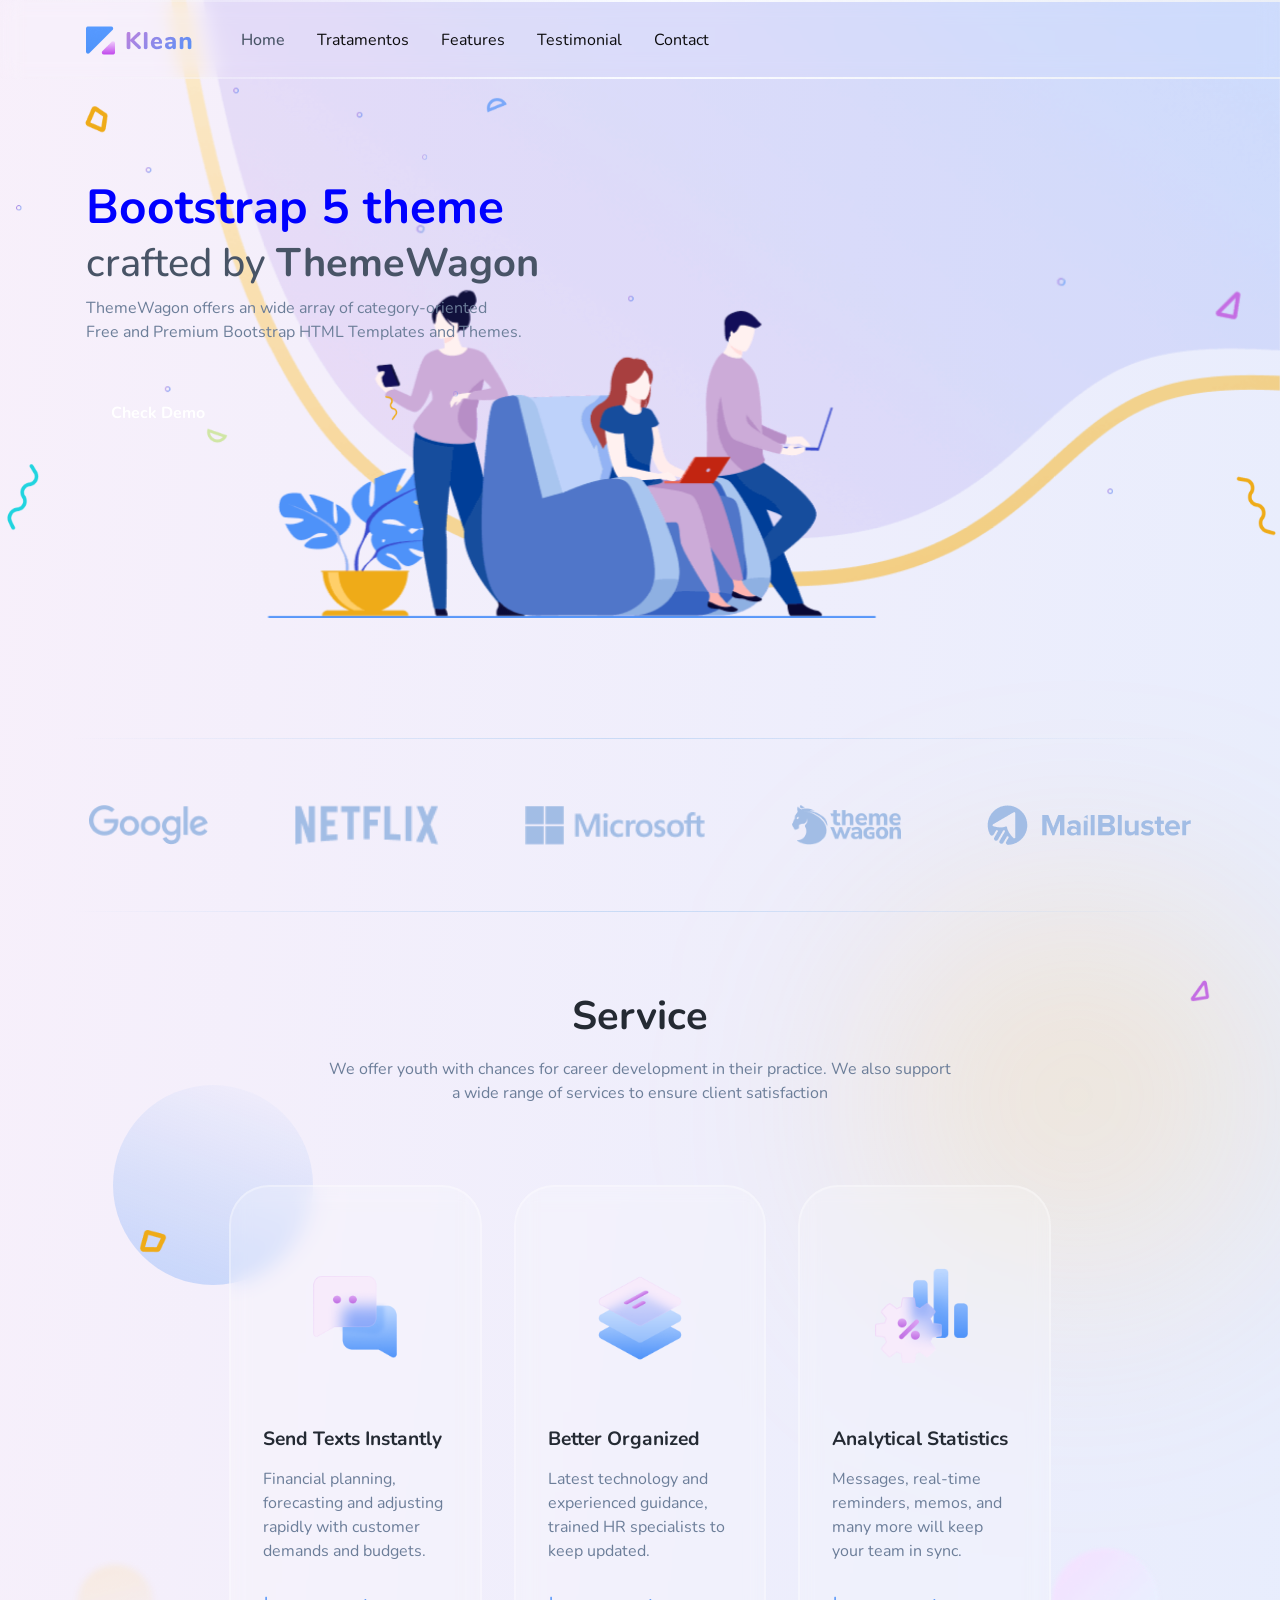
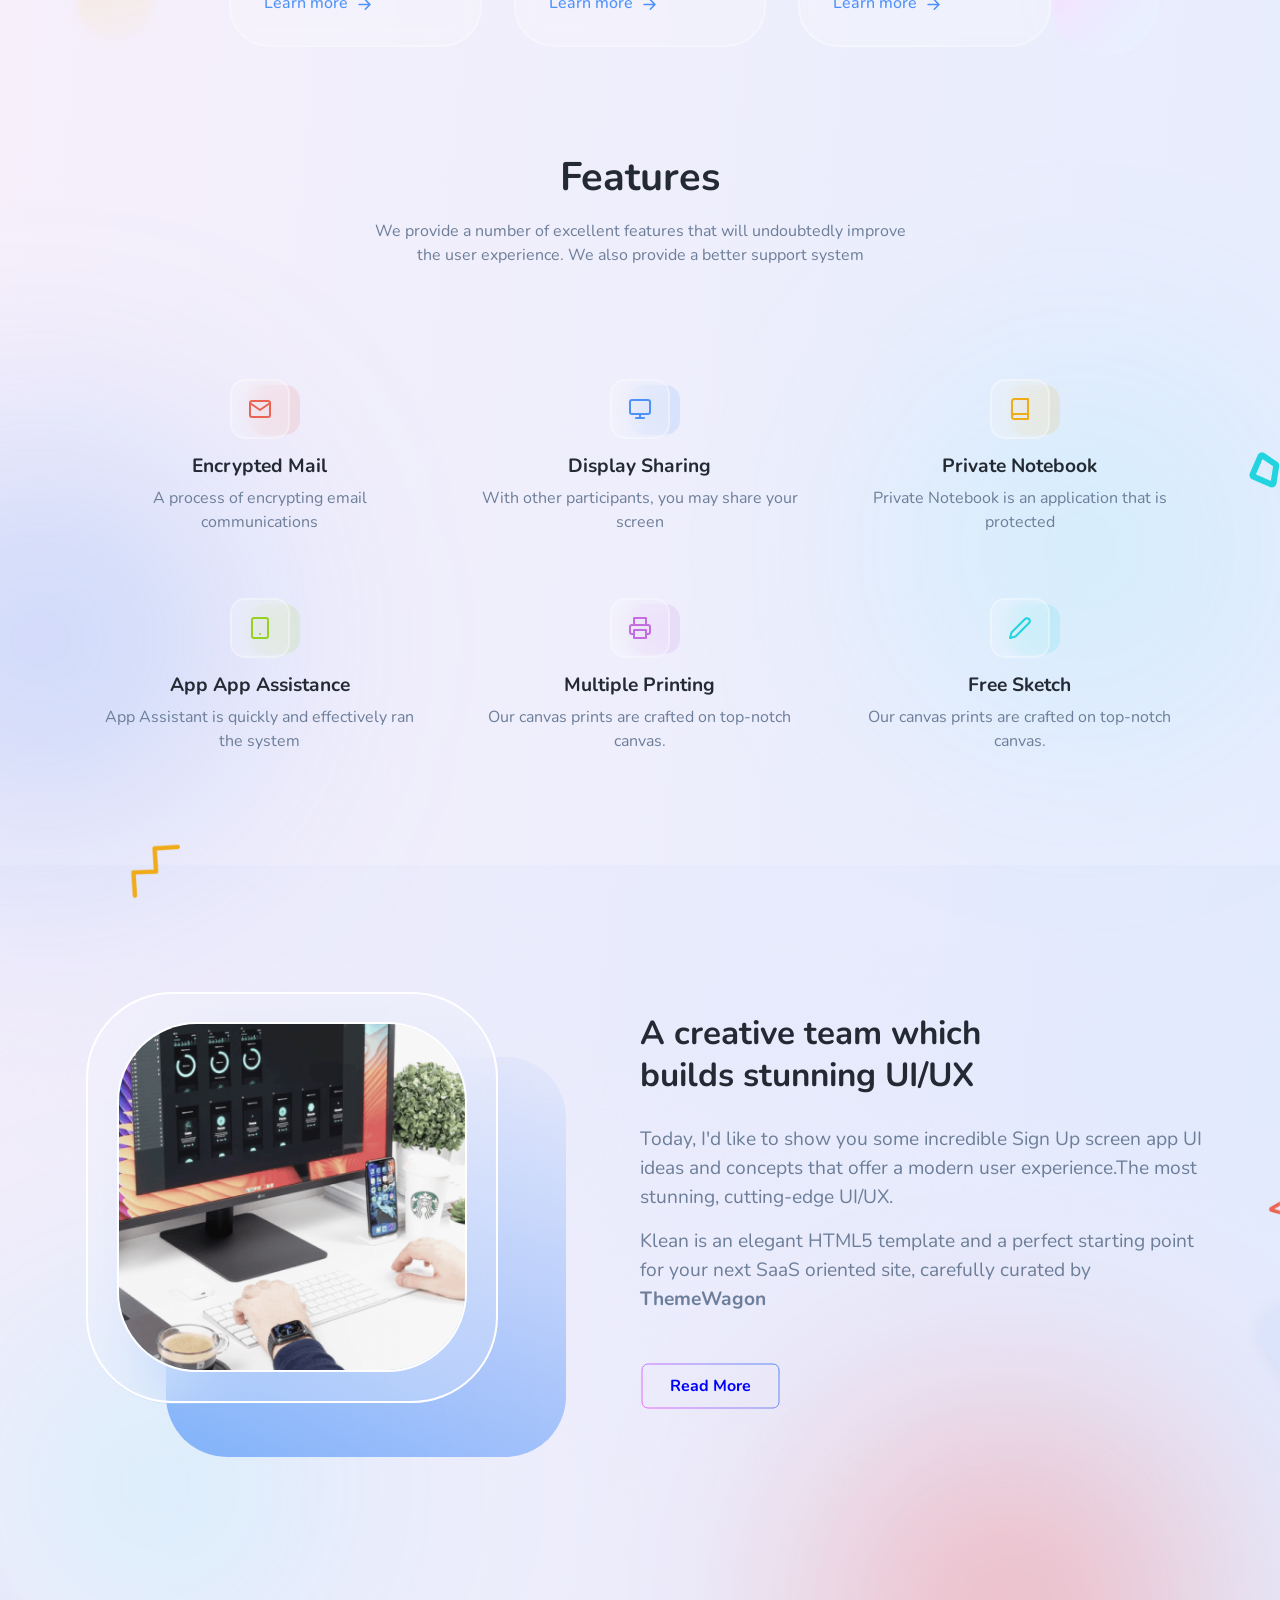
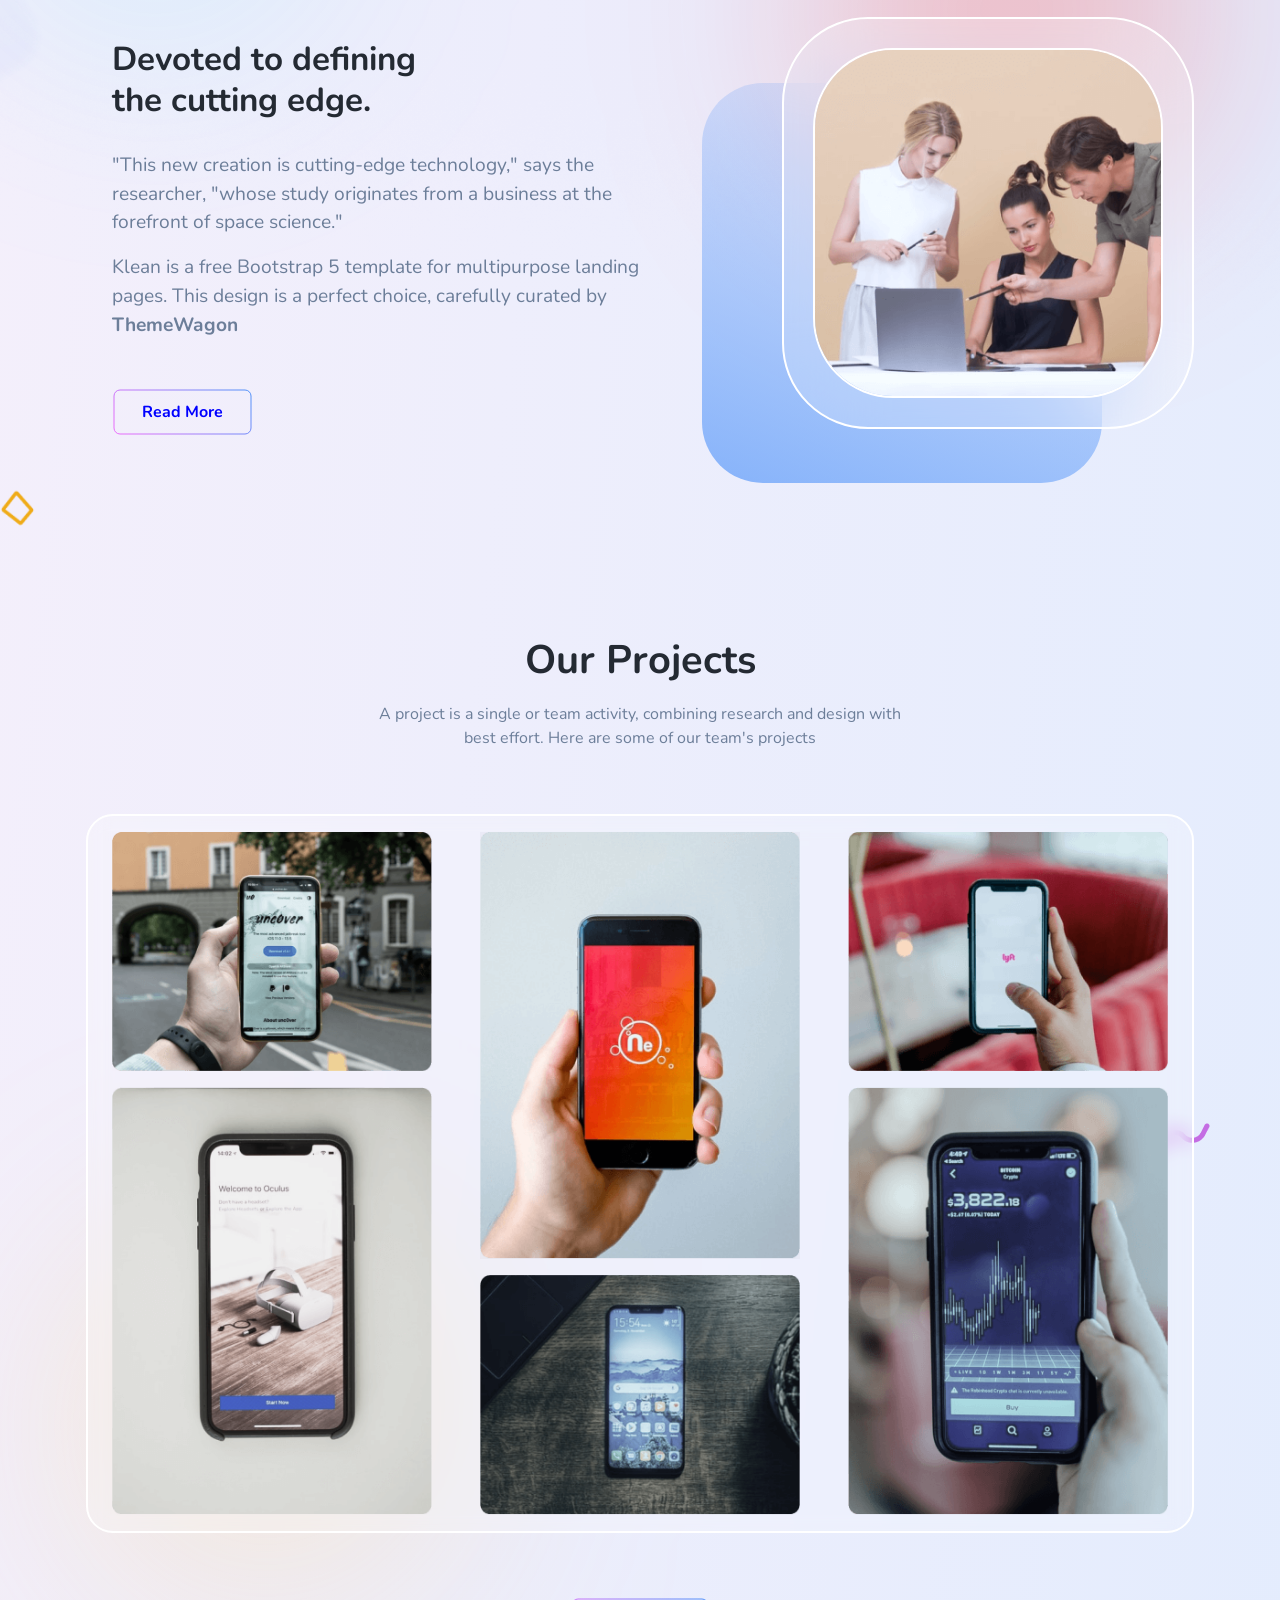
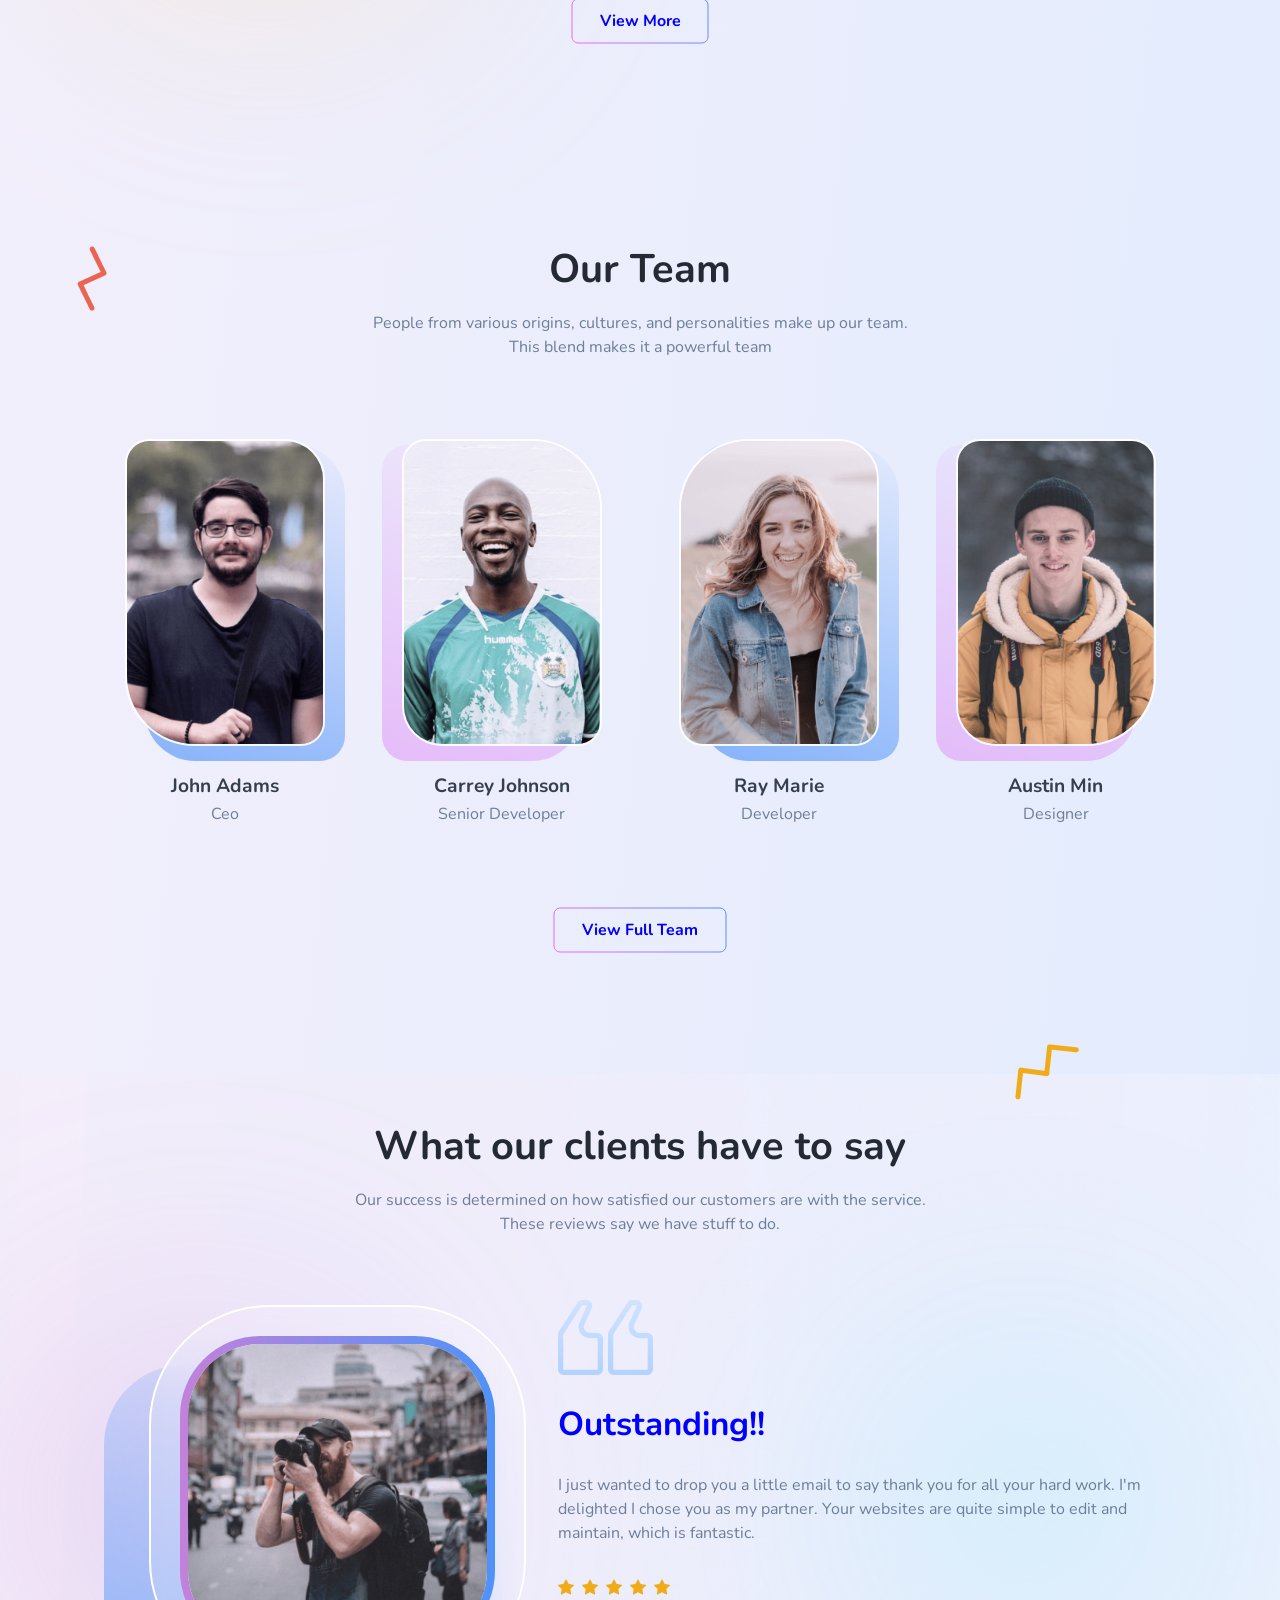
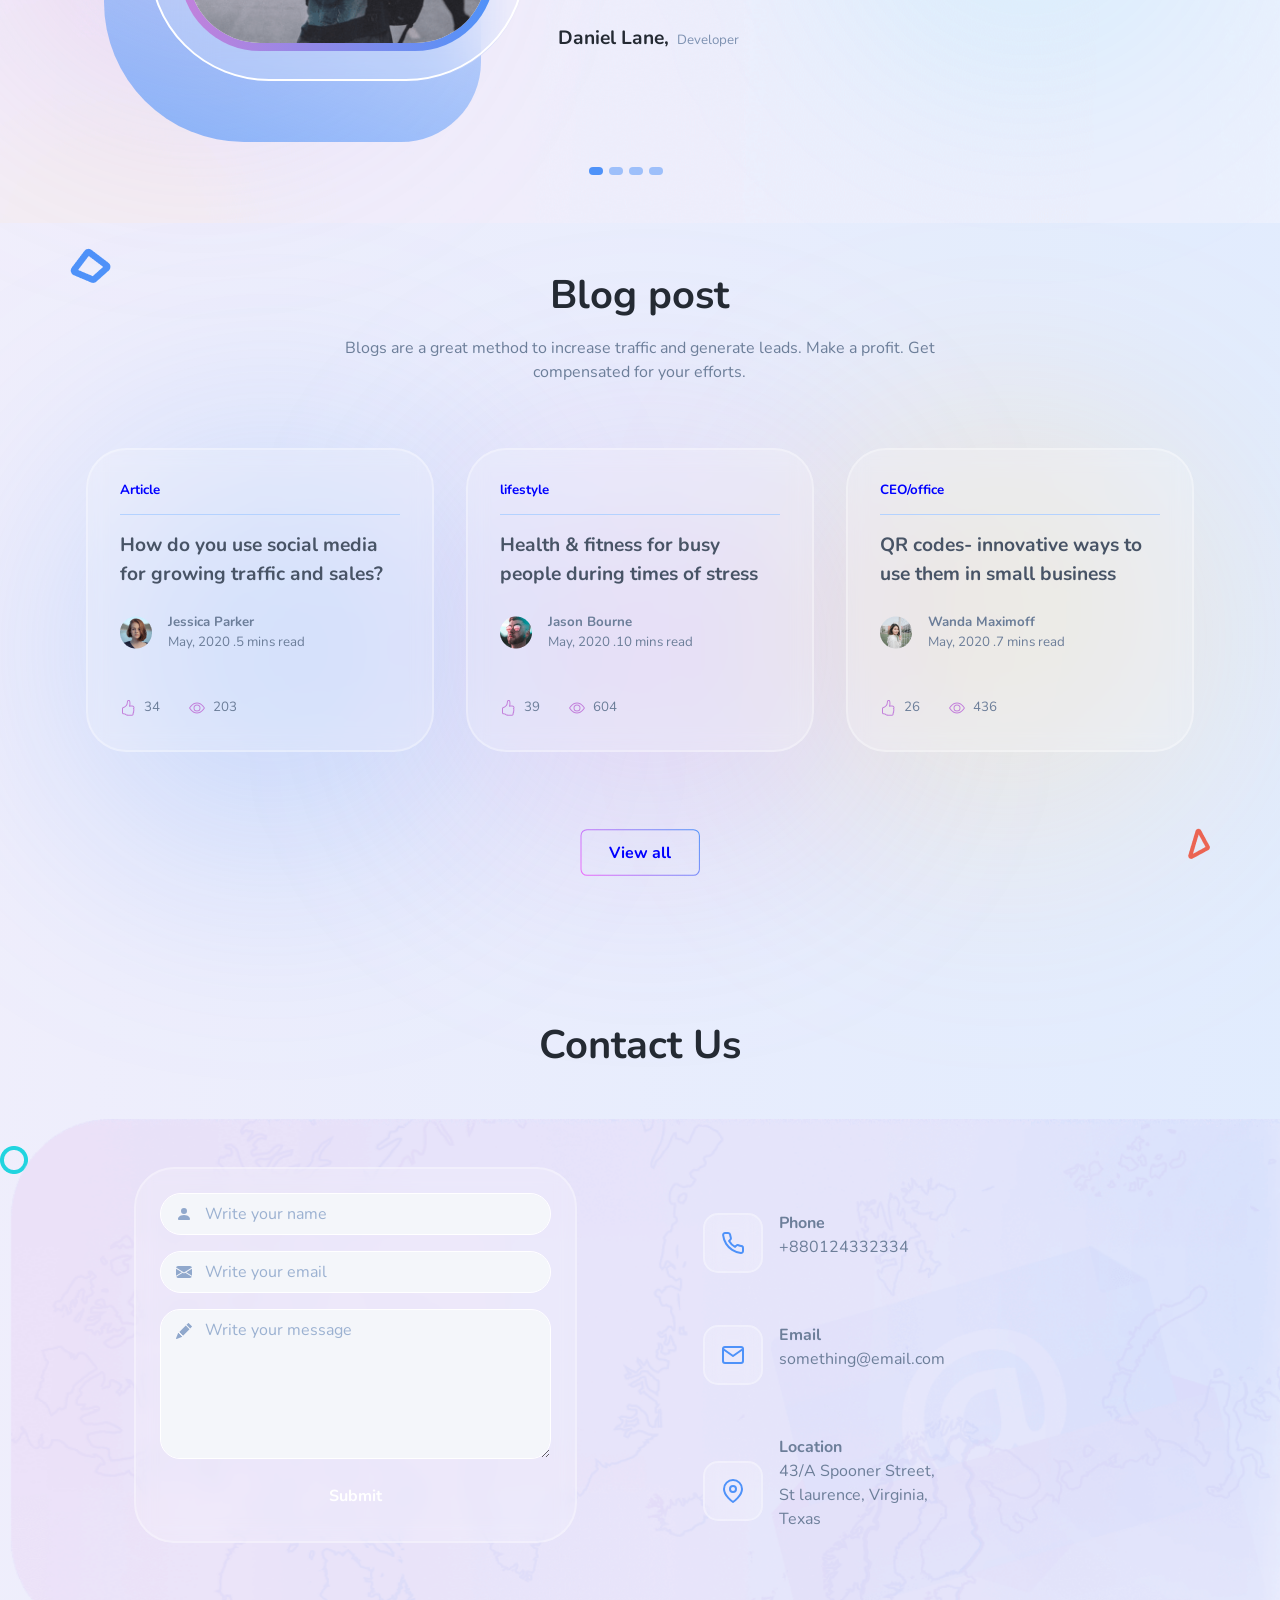
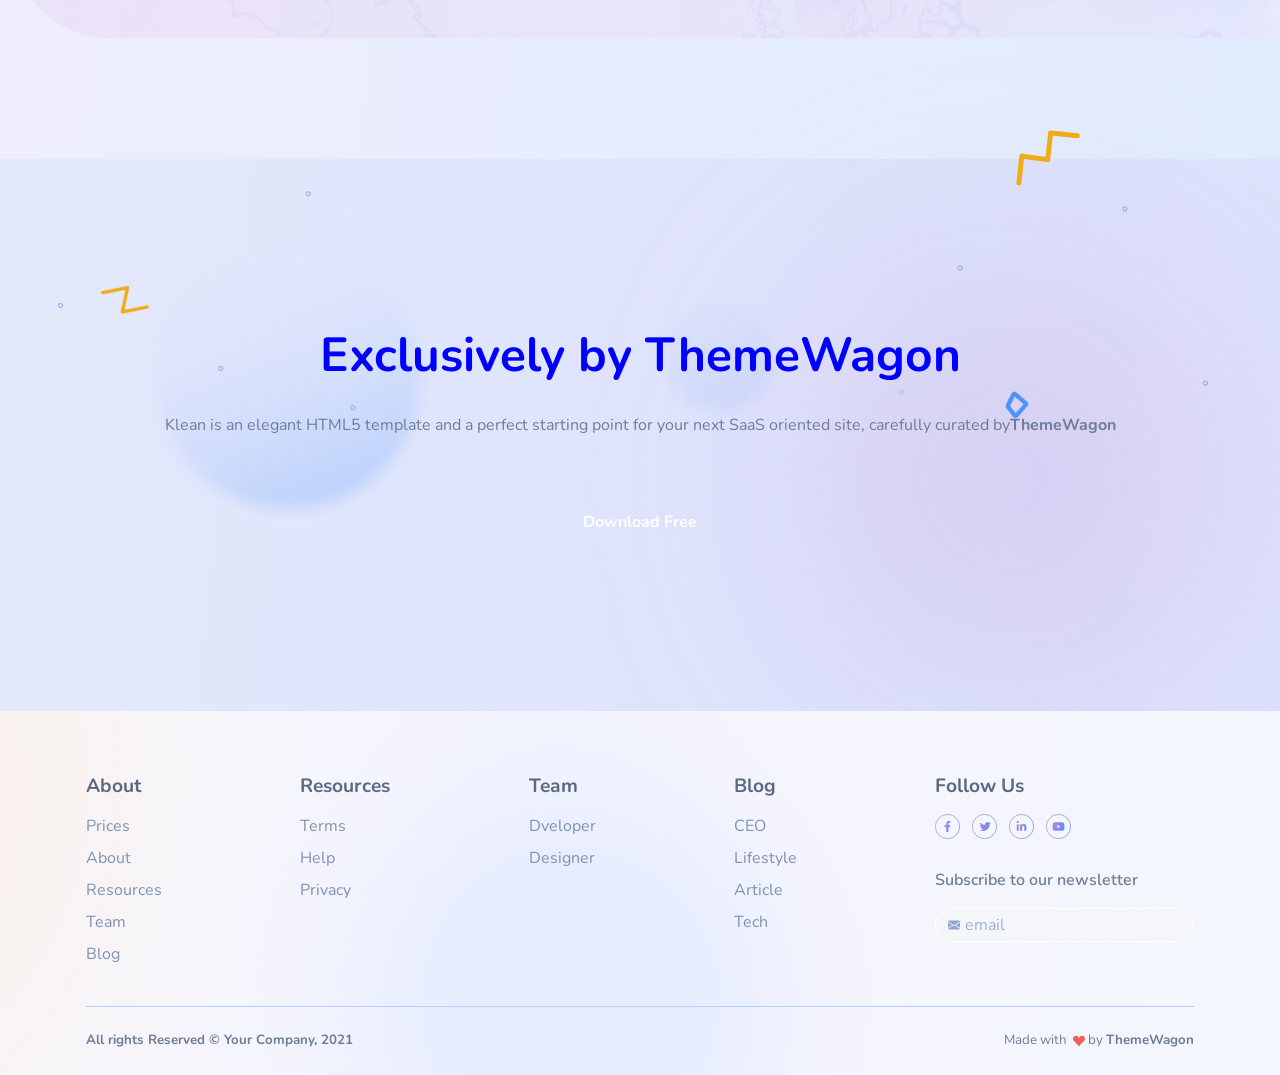
<file: 2/index.html>
<!DOCTYPE html>
<html lang="en-US" dir="ltr">

  <head>
    <meta charset="utf-8">
    <meta http-equiv="X-UA-Compatible" content="IE=edge">
    <meta name="viewport" content="width=device-width, initial-scale=1">


    <!-- ===============================================-->
    <!--    Document Title-->
    <!-- ===============================================-->
    <title>Klean | Landing, Corporate &amp; Business Templatee</title>


    <!-- ===============================================-->
    <!--    Favicons-->
    <!-- ===============================================-->
    <link rel="apple-touch-icon" sizes="180x180" href="assets/img/favicons/apple-touch-icon.png">
    <link rel="icon" type="image/png" sizes="32x32" href="assets/img/favicons/favicon-32x32.png">
    <link rel="icon" type="image/png" sizes="16x16" href="assets/img/favicons/favicon-16x16.png">
    <link rel="shortcut icon" type="image/x-icon" href="assets/img/favicons/favicon.ico">
    <link rel="manifest" href="assets/img/favicons/manifest.json">
    <meta name="msapplication-TileImage" content="assets/img/favicons/mstile-150x150.png">
    <meta name="theme-color" content="#ffffff">


    <!-- ===============================================-->
    <!--    Stylesheets-->
    <!-- ===============================================-->
    <link href="assets/css/theme.css" rel="stylesheet" />

  </head>


  <body>

    <!-- ===============================================-->
    <!--    Main Content-->
    <!-- ===============================================-->
    <main class="main" id="top">
      <nav class="navbar navbar-expand-lg navbar-light fixed-top py-3 d-block navbar-klean" data-navbar-on-scroll="data-navbar-on-scroll">
        <div class="container"><a class="navbar-brand" href="index.html"> <img class="me-3 d-inline-block" src="assets/img/gallery/logo.png" alt="" /></a>
          <button class="navbar-toggler collapsed" type="button" data-bs-toggle="collapse" data-bs-target="#navbarSupportedContent" aria-controls="navbarSupportedContent" aria-expanded="false" aria-label="Toggle navigation"><span class="navbar-toggler-icon"></span></button>
          <div class="collapse navbar-collapse border-top border-lg-0 mt-4 mt-lg-0" id="navbarSupportedContent">
            <ul class="navbar-nav me-auto pt-2 pt-lg-0 font-base">
              <li class="nav-item px-2" data-anchor="data-anchor"><a class="nav-link fw-medium active" aria-current="page" href="#home">Home</a></li>
              <li class="nav-item px-2" data-anchor="data-anchor"><a class="nav-link" href="#service">Tratamentos</a></li>
              <li class="nav-item px-2" data-anchor="data-anchor"><a class="nav-link" href="#feature">Features</a></li>
              <li class="nav-item px-2" data-anchor="data-anchor"><a class="nav-link" href="#testimonial">Testimonial</a></li>
              <li class="nav-item px-2" data-anchor="data-anchor"><a class="nav-link" href="#contact">Contact</a></li>
            </ul>
           
          </div>
        </div>
      </nav>
      <section id="home">
        <div class="bg-holder d-none d-md-block bg-size" style="background-image:url(assets/img/illustrations/hero.png);background-position:right bottom;">
        </div>
        <!--/.bg-holder-->

        <div class="bg-holder" style="background-image:url(assets/img/illustrations/heroheader-bg.png);background-position:center;background-size:contain;">
        </div>
        <!--/.bg-holder-->

        <div class="container">
          <div class="row align-items-center">
            <div class="col-md-7 col-lg-6 py-6 text-sm-start text-center">
              <h1 class="fw-bold display-4 fs-4 fs-lg-6 fs-xxl-7 text-gradient"> Bootstrap 5 theme</h1>
              <h1 class="text-700">crafted by <span class="fw-bold">ThemeWagon</span></h1>
              <p class="mb-5 fs-0">ThemeWagon offers an wide array of category-oriented <br class="d-none d-lg-block" />Free and Premium Bootstrap HTML Templates and Themes.</p><a class="btn hover-top btn-glow btn-klean" href="#">Check Demo</a>
            </div>
          </div>
        </div>
      </section>


      <!-- ============================================-->
      <!-- <section> begin ============================-->
      <section class="pb-lg-0 pt-md-8 py-0">

        <div class="container">
          <div class="row align-items-center justify-content-xl-between py-5 border-klean">
            <div class="col-auto col-md-4 col-lg-auto my-3 text-xl-start"><img src="assets/img/gallery/google.png" height="40" alt="brands" /></div>
            <div class="col-auto col-md-4 col-lg-auto my-3 text-xl-start"><img src="assets/img/gallery/netflix.png" height="40" alt="brands" /></div>
            <div class="col-auto col-md-4 col-lg-auto my-3 text-xl-start"><img src="assets/img/gallery/microsoft.png" height="40" alt="brands" /></div>
            <div class="col-auto col-md-4 col-lg-auto my-3 text-xl-start"><img src="assets/img/gallery/theme-wagon.png" height="40" alt="brands" /></div>
            <div class="col-auto col-md-4 col-lg-auto my-3 text-xl-start"><img src="assets/img/gallery/mailbluster.png" height="40" alt="brands" /></div>
          </div>
        </div>
        <!-- end of .container-->

      </section>
      <!-- <section> close ============================-->
      <!-- ============================================-->




      <!-- ============================================-->
      <!-- <section> begin ============================-->
      <section class="py-0 circle-blend circle-blend-right circle-warning" id="service">

        <div class="container">
          <div class="row">
            <div class="col-lg-7 col-xxl-5 mx-auto text-center py-7">
              <h5 class="fw-bold fs-3 fs-lg-5 lh-sm mb-3">Service</h5>
              <p class="mb-0">We offer youth with chances for career development in their practice. We also support a wide range of services to ensure client satisfaction</p>
            </div>
          </div>
          <div class="bg-holder" style="background-image:url(assets/img/illustrations/service.png);background-position:bottom center;background-size:contain;">
          </div>
          <!--/.bg-holder-->

          <div class="row flex-center">
            <div class="col-xl-9">
              <div class="row justify-content-center circle">
                <div class="col-md-4 mb-4">
                  <div class="card card-bg h-100 px-4 px-md-2 px-lg-3 px-xxl-4 pt-4">
                    <div class="text-center"><img class="my-5" src="assets/img/icons/text.png" width="100" alt="services" />
                      <div class="card-body text-center text-md-start">
                        <h6 class="fw-bold fs-1">Send Texts Instantly</h6>
                        <p class="mt-3 mb-md-0 mb-lg-3">Financial planning, forecasting and adjusting rapidly with customer demands and budgets.</p><a class="btn btn-lg ps-0 pe-3 text-primary" href="#" role="button">Learn more
                          <svg class="bi bi-arrow-right-short" xmlns="http://www.w3.org/2000/svg" width="25" height="25" fill="currentColor" viewBox="0 0 16 16">
                            <path fill-rule="evenodd" d="M4 8a.5.5 0 0 1 .5-.5h5.793L8.146 5.354a.5.5 0 1 1 .708-.708l3 3a.5.5 0 0 1 0 .708l-3 3a.5.5 0 0 1-.708-.708L10.293 8.5H4.5A.5.5 0 0 1 4 8z"></path>
                          </svg></a>
                      </div>
                    </div>
                  </div>
                </div>
                <div class="col-md-4 mb-4">
                  <div class="card card-bg h-100 px-4 px-md-2 px-lg-3 px-xxl-4 pt-4">
                    <div class="text-center"><img class="my-5" src="assets/img/icons/organized.png" width="100" alt="services" />
                      <div class="card-body text-center text-md-start">
                        <h6 class="fw-bold fs-1">Better Organized</h6>
                        <p class="mt-3 mb-md-0 mb-lg-3">Latest technology and experienced guidance, trained HR specialists to keep updated.</p><a class="btn btn-lg ps-0 pe-3 text-primary" href="#" role="button">Learn more
                          <svg class="bi bi-arrow-right-short" xmlns="http://www.w3.org/2000/svg" width="25" height="25" fill="currentColor" viewBox="0 0 16 16">
                            <path fill-rule="evenodd" d="M4 8a.5.5 0 0 1 .5-.5h5.793L8.146 5.354a.5.5 0 1 1 .708-.708l3 3a.5.5 0 0 1 0 .708l-3 3a.5.5 0 0 1-.708-.708L10.293 8.5H4.5A.5.5 0 0 1 4 8z"></path>
                          </svg></a>
                      </div>
                    </div>
                  </div>
                </div>
                <div class="col-md-4 mb-4">
                  <div class="card card-bg h-100 px-4 px-md-2 px-lg-3 px-xxl-4 pt-4">
                    <div class="text-center"><img class="my-5" src="assets/img/icons/statistics.png" width="100" alt="services" />
                      <div class="card-body text-center text-md-start">
                        <h6 class="fw-bold fs-1">Analytical Statistics</h6>
                        <p class="mt-3 mb-md-0 mb-lg-3">Messages, real-time reminders, memos, and many more will keep your team in sync.</p><a class="btn btn-lg ps-0 pe-3 text-primary" href="#" role="button">Learn more
                          <svg class="bi bi-arrow-right-short" xmlns="http://www.w3.org/2000/svg" width="25" height="25" fill="currentColor" viewBox="0 0 16 16">
                            <path fill-rule="evenodd" d="M4 8a.5.5 0 0 1 .5-.5h5.793L8.146 5.354a.5.5 0 1 1 .708-.708l3 3a.5.5 0 0 1 0 .708l-3 3a.5.5 0 0 1-.708-.708L10.293 8.5H4.5A.5.5 0 0 1 4 8z"></path>
                          </svg></a>
                      </div>
                    </div>
                  </div>
                </div>
              </div>
            </div>
          </div>
        </div>
        <!-- end of .container-->

      </section>
      <!-- <section> close ============================-->
      <!-- ============================================-->


      <section class="py-5 circle-blend circle-blend-right-feature circle-cyan" id="feature">
        <div class="bg-holder" style="background-image:url(assets/img/illustrations/feature-bg.png);background-position:right;background-size:auto;">
        </div>
        <!--/.bg-holder-->

        <div class="container">
          <div class="row justify-content-center mb-6">
            <div class="col-lg-6 text-center mx-auto mb-3 mb-md-5 mt-4">
              <h5 class="fw-bold fs-3 fs-lg-5 lh-sm mb-3">Features</h5>
              <p class="mb-0">We provide a number of excellent features that will undoubtedly improve the user experience. We also provide a better support system</p>
            </div>
          </div>
          <div class="row circle-blend circle-blend-left-feature circle-primary">
            <div class="col-md-4 mb-6">
              <div class="text-center px-lg-3">
                <div class="icon-wrapper shadow-danger">
                  <div class="icon icon-danger"><span data-feather="mail"></span></div>
                </div>
                <h5 class="mt-3 fw-bold">Encrypted Mail</h5>
                <p class="mb-md-0 px-xxl-6">A process of encrypting email communications</p>
              </div>
            </div>
            <div class="col-md-4 mb-6">
              <div class="text-center px-lg-3">
                <div class="icon-wrapper shadow-primary">
                  <div class="icon icon-primary"><span data-feather="monitor"></span></div>
                </div>
                <h5 class="mt-3 fw-bold">Display Sharing</h5>
                <p class="mb-md-0 px-xxl-6">With other participants, you may share your screen</p>
              </div>
            </div>
            <div class="col-md-4 mb-6">
              <div class="text-center px-lg-3">
                <div class="icon-wrapper shadow-warning">
                  <div class="icon icon-warning"><span data-feather="book"></span></div>
                </div>
                <h5 class="mt-3 fw-bold">Private Notebook</h5>
                <p class="mb-md-0 px-xxl-6">Private Notebook is an application that is protected</p>
              </div>
            </div>
            <div class="col-md-4 mb-6">
              <div class="text-center px-lg-3">
                <div class="icon-wrapper shadow-success">
                  <div class="icon icon-success"><span data-feather="tablet"></span></div>
                </div>
                <h5 class="mt-3 fw-bold">App App Assistance</h5>
                <p class="mb-md-0 px-xxl-6">App Assistant is quickly and effectively ran the system</p>
              </div>
            </div>
            <div class="col-md-4 mb-6">
              <div class="text-center px-lg-3">
                <div class="icon-wrapper shadow-secondary">
                  <div class="icon icon-secondary"><span data-feather="printer"></span></div>
                </div>
                <h5 class="mt-3 fw-bold">Multiple Printing</h5>
                <p class="mb-md-0 px-xxl-6">Our canvas prints are crafted on top-notch canvas.</p>
              </div>
            </div>
            <div class="col-md-4 mb-6">
              <div class="text-center px-lg-3">
                <div class="icon-wrapper shadow-info">
                  <div class="icon icon-info"><span data-feather="edit-2"></span></div>
                </div>
                <h5 class="mt-3 fw-bold">Free Sketch</h5>
                <p class="mb-md-0 px-xxl-6">Our canvas prints are crafted on top-notch canvas.</p>
              </div>
            </div>
          </div>
        </div>
      </section>
      <section>
        <div class="bg-holder" style="background-image:url(assets/img/illustrations/product-bg-1.png);background-position:center;background-size:cover;">
        </div>
        <!--/.bg-holder-->

        <div class="bg-holder mt-n4" style="background-image:url(assets/img/illustrations/product-bg-2.png);background-position:left top;background-size:contain;">
        </div>
        <!--/.bg-holder-->

        <div class="container-xl">
          <div class="row flex-center circle-blend circle-blend-left-product circle-cyan">
            <div class="col-auto">
              <div class="square shadow-square-bottom">
                <div class="card product-card-bg">
                  <div class="card-body p-4 h-100"><img class="img-fluid border-img" src="assets/img/gallery/product.png" width="350" alt="..." /></div>
                </div>
              </div>
            </div>
            <div class="col-lg-6 ms-lg-auto my-7 my-lg-0 px-sm-8 px-lg-0 ps-lg-2 ps-xl-0">
              <h1 class="fw-bold display-5 lh-sm my-4">A creative team which <br> builds stunning UI/UX</h1>
              <p class="fs-1 mb-3 pe-xxl-8">Today, I'd like to show you some incredible Sign Up screen app UI ideas and concepts that offer a modern user experience.The most stunning, cutting-edge UI/UX.</p>
              <p class="fs-1 mb-5 pe-xxl-8"> Klean is an elegant HTML5 template and a perfect starting point for your next SaaS oriented site, carefully curated by <span class="fw-bold">ThemeWagon</span></p>
              <button class="btn btn-lg btn-klean-outline order-0" type="submit"><span class="fw-bold text-gradient">Read More</span></button>
            </div>
          </div>
          <div class="row flex-center pt-10 pt-md-6 pt-lg-10 circle-blend circle-blend-right-dedicated circle-danger">
            <div class="col-auto ms-lg-auto order-md-1 text-center">
              <div class="square shadow-square-top">
                <div class="card product-card-bg">
                  <div class="card-body p-4"><img class="img-fluid border-img" src="assets/img/gallery/dedicate.png" width="350" alt="..." /></div>
                </div>
              </div>
            </div>
            <div class="col-lg-6 order-1 order-lg-0 ms-xl-auto my-7 my-xl-0 px-sm-8 px-lg-3 px-xl-0 me-xl-auto ps-xl-0">
              <h1 class="fw-bold display-5 lh-sm my-4">Devoted to defining <br> the cutting edge.</h1>
              <p class="fs-1 mb-3 pe-xxl-8">"This new creation is cutting-edge technology," says the researcher, "whose study originates from a business at the forefront of space science."</p>
              <p class="fs-1 mb-5 pe-xxl-8">Klean is a free Bootstrap 5 template for multipurpose landing pages. This design is a perfect choice, carefully curated by <span class="fw-bold">ThemeWagon</span></p>
              <button class="btn btn-lg btn-klean-outline order-0" type="submit"><span class="fw-bold text-gradient">Read More</span></button>
            </div>
          </div>
        </div>
      </section>


      <!-- ============================================-->
      <!-- <section> begin ============================-->
      <section class="py-7">

        <div class="container">
          <div class="bg-holder" style="background-image:url(assets/img/illustrations/project-bg.png);background-position:right;background-size:auto;">
          </div>
          <!--/.bg-holder-->

          <div class="row justify-content-center circle-blend circle-blend-left-project circle-warning">
            <div class="col-lg-6 text-center mx-auto mb-6">
              <h5 class="fw-bold fs-3 fs-lg-5 lh-sm mb-3">Our Projects</h5>
              <p class="mb-0">A project is a single or team activity, combining research and design with best effort. Here are some of our team's projects </p>
            </div>
            <div class="col-xxl-9">
              <div class="card project-card-bg mx-auto px-0">
                <div class="card-body">
                  <div class="row align-items-center">
                    <div class="col-12 col-md-6 col-lg-4 text-center"><img class="mb-3 mb-lg-3 img-fluid px-xl-0" src="assets/img/gallery/project-1.png" width="320" alt="project" /><img class="mb-3 mb-lg-0 img-fluid px-xl-0" src="assets/img/gallery/project-2.png" width="320" alt="project" /></div>
                    <div class="col-12 col-md-6 col-lg-4 text-center"><img class="mb-3 mb-lg-3 img-fluid px-xl-0" src="assets/img/gallery/project-3.png" width="320" alt="project" /><img class="mb-3 mb-lg-0 img-fluid px-xl-0" src="assets/img/gallery/project-4.png" width="320" alt="project" /></div>
                    <div class="col-12 col-md-6 col-lg-4 text-center"><img class="mb-3 mb-lg-3 img-fluid px-xl-0" src="assets/img/gallery/project-5.png" width="320" alt="project" /><img class="mb-3 mb-lg-0 img-fluid px-xl-0" src="assets/img/gallery/project-6.png" width="320" alt="project" /></div>
                  </div>
                </div>
              </div>
            </div>
          </div>
          <div class="row">
            <div class="col-auto mx-auto mt-6">
              <button class="btn btn-lg btn-klean-outline order-0" type="submit"><span class="text-gradient fw-bold">View More  </span></button>
            </div>
          </div>
        </div>
        <!-- end of .container-->

      </section>
      <!-- <section> close ============================-->
      <!-- ============================================-->




      <!-- ============================================-->
      <!-- <section> begin ============================-->
      <section class="pb-0" container container-lg-fluid container-xl="container container-lg-fluid container-xl">

        <div class="container">
          <div class="bg-holder" style="background-image:url(assets/img/illustrations/team-bg.png);background-position:left top;background-size:auto;">
          </div>
          <!--/.bg-holder-->

          <div class="row justify-content-center mb-6">
            <div class="col-lg-6 text-center mx-auto mb-7">
              <h5 class="fw-bold fs-3 fs-lg-5 lh-sm mb-3">Our Team</h5>
              <p class="mb-0">People from various origins, cultures, and personalities make up our team. This blend makes it a powerful team</p>
            </div>
            <div class="col-xxl-9">
              <div class="row flex-center g-0">
                <div class="col-sm-6 col-lg-3 text-center">
                  <div class="wrapper shadow-square-right"><img class="team-card-1" src="assets/img/gallery/john.png" width="200" alt="..." /></div>
                  <h5 class="text-800 fw-bold mt-4 mb-1">John Adams</h5>
                  <p>Ceo</p>
                </div>
                <div class="col-sm-6 col-lg-3 text-center">
                  <div class="wrapper shadow-square-left"><img class="team-card-2" src="assets/img/gallery/carrey.png" width="200" alt="..." /></div>
                  <h5 class="text-800 fw-bold mt-4 mb-1">Carrey Johnson</h5>
                  <p>Senior Developer</p>
                </div>
                <div class="col-sm-6 col-lg-3 text-center">
                  <div class="wrapper shadow-square-right"><img class="team-card-3" src="assets/img/gallery/ray.png" width="200" alt="..." /></div>
                  <h5 class="text-800 fw-bold mt-4 mb-1">Ray Marie</h5>
                  <p>Developer</p>
                </div>
                <div class="col-sm-6 col-lg-3 text-center">
                  <div class="wrapper shadow-square-left"><img class="team-card-4" src="assets/img/gallery/austin.png" width="200" alt="..." /></div>
                  <h5 class="text-800 fw-bold mt-4 mb-1">Austin Min</h5>
                  <p>Designer</p>
                </div>
              </div>
            </div>
          </div>
          <div class="row">
            <div class="col-auto mx-auto mb-8">
              <button class="btn btn-lg btn-klean-outline order-0" type="submit"><span class="text-gradient fw-bold">View Full Team        </span></button>
            </div>
          </div>
        </div>
        <!-- end of .container-->

      </section>
      <!-- <section> close ============================-->
      <!-- ============================================-->


      <section class="py-5" id="testimonial">
        <div class="bg-holder" style="background-image:url(assets/img/illustrations/testimonial-bg-1.png);background-position:center;background-size:cover;">
        </div>
        <!--/.bg-holder-->

        <div class="bg-holder" style="background-image:url(assets/img/illustrations/testimonial-bg.png);background-position:right top;background-size:auto;margin-top:-43px;margin-left:-200px;">
        </div>
        <!--/.bg-holder-->

        <div class="container-xxl">
          <div class="row">
            <div class="col-lg-6 mx-auto text-center mb-6">
              <h5 class="fw-bold fs-3 fs-lg-5 lh-sm mb-3">What our clients have to say</h5>
              <p class="mb-0">Our success is determined on how satisfied our customers are with the service. These reviews say we have stuff to do.</p>
            </div>
          </div>
          <div class="row flex-center h-100 circle-blend circle-blend-left circle-pink" style="z-index:1;">
            <div class="col-xl-11 circle-blend circle-blend-right circle-cyan">
              <div class="carousel slide" id="carouselTestimonials" data-bs-ride="carousel">
                <div class="carousel-inner ps-sm-7 pb-sm-7 ps-md-5 ps-lg-7 pb-lg-7">
                  <div class="carousel-item active" data-bs-interval="10000">
                    <div class="row h-100 align-items-center">
                      <div class="col-auto">
                        <div class="wrapper shadow-square-left-bottom">
                          <div class="card testimonial-card-bg h-100">
                            <div class="card-body h-100 p-4"><img class="border-klean-gradient" src="assets/img/gallery/testimonial.png" alt="testimonials" width="315" /></div>
                          </div>
                        </div>
                      </div>
                      <div class="col-md-5 col-lg-6 col-xl-7 mb-4 ms-xxl-auto"><img class="img-fluid" src="assets/img/gallery/quotation.png" alt="testimonials-bg" />
                        <h5 class="fw-bold text-gradient fs-4 mt-4">Outstanding!!</h5>
                        <p class="mt-4 pe-xxl-8">I just wanted to drop you a little email to say thank you for all your hard work. I'm delighted I chose you as my partner. Your websites are quite simple to edit and maintain, which is fantastic.</p>
                        <div class="my-4">
                          <svg class="bi bi-star-fill me-1" xmlns="http://www.w3.org/2000/svg" width="16" height="16" fill="#EFAB18" viewBox="0 0 16 16">
                            <path d="M3.612 15.443c-.386.198-.824-.149-.746-.592l.83-4.73L.173 6.765c-.329-.314-.158-.888.283-.95l4.898-.696L7.538.792c.197-.39.73-.39.927 0l2.184 4.327 4.898.696c.441.062.612.636.283.95l-3.523 3.356.83 4.73c.078.443-.36.79-.746.592L8 13.187l-4.389 2.256z"></path>
                          </svg>
                          <svg class="bi bi-star-fill me-1" xmlns="http://www.w3.org/2000/svg" width="16" height="16" fill="#EFAB18" viewBox="0 0 16 16">
                            <path d="M3.612 15.443c-.386.198-.824-.149-.746-.592l.83-4.73L.173 6.765c-.329-.314-.158-.888.283-.95l4.898-.696L7.538.792c.197-.39.73-.39.927 0l2.184 4.327 4.898.696c.441.062.612.636.283.95l-3.523 3.356.83 4.73c.078.443-.36.79-.746.592L8 13.187l-4.389 2.256z"></path>
                          </svg>
                          <svg class="bi bi-star-fill me-1" xmlns="http://www.w3.org/2000/svg" width="16" height="16" fill="#EFAB18" viewBox="0 0 16 16">
                            <path d="M3.612 15.443c-.386.198-.824-.149-.746-.592l.83-4.73L.173 6.765c-.329-.314-.158-.888.283-.95l4.898-.696L7.538.792c.197-.39.73-.39.927 0l2.184 4.327 4.898.696c.441.062.612.636.283.95l-3.523 3.356.83 4.73c.078.443-.36.79-.746.592L8 13.187l-4.389 2.256z"></path>
                          </svg>
                          <svg class="bi bi-star-fill me-1" xmlns="http://www.w3.org/2000/svg" width="16" height="16" fill="#EFAB18" viewBox="0 0 16 16">
                            <path d="M3.612 15.443c-.386.198-.824-.149-.746-.592l.83-4.73L.173 6.765c-.329-.314-.158-.888.283-.95l4.898-.696L7.538.792c.197-.39.73-.39.927 0l2.184 4.327 4.898.696c.441.062.612.636.283.95l-3.523 3.356.83 4.73c.078.443-.36.79-.746.592L8 13.187l-4.389 2.256z"></path>
                          </svg>
                          <svg class="bi bi-star-fill me-1" xmlns="http://www.w3.org/2000/svg" width="16" height="16" fill="#EFAB18" viewBox="0 0 16 16">
                            <path d="M3.612 15.443c-.386.198-.824-.149-.746-.592l.83-4.73L.173 6.765c-.329-.314-.158-.888.283-.95l4.898-.696L7.538.792c.197-.39.73-.39.927 0l2.184 4.327 4.898.696c.441.062.612.636.283.95l-3.523 3.356.83 4.73c.078.443-.36.79-.746.592L8 13.187l-4.389 2.256z"></path>
                          </svg>
                        </div>
                        <h6 class="fw-bold fs-lg-1">Daniel Lane,<span class="ms-2 fw-normal text-400 fs--1">Developer</span></h6>
                      </div>
                    </div>
                  </div>
                  <div class="carousel-item" data-bs-interval="5000">
                    <div class="row h-100 align-items-center">
                      <div class="col-auto">
                        <div class="wrapper shadow-square-left-bottom">
                          <div class="card testimonial-card-bg h-100">
                            <div class="card-body h-100 p-4"><img class="border-klean-gradient" src="assets/img/gallery/testimonial.png" alt="testimonials" width="315" /></div>
                          </div>
                        </div>
                      </div>
                      <div class="col-md-5 col-lg-6 col-xl-7 mb-4 ms-xxl-auto"><img class="img-fluid" src="assets/img/gallery/quotation.png" alt="testimonials-bg" />
                        <h5 class="fw-bold text-gradient fs-4 mt-4">Outstanding!!</h5>
                        <p class="mt-4 pe-xxl-8">I just wanted to drop you a little email to say thank you for all your hard work. I'm delighted I chose you as my partner. Your websites are quite simple to edit and maintain, which is fantastic.</p>
                        <div class="my-4">
                          <svg class="bi bi-star-fill me-1" xmlns="http://www.w3.org/2000/svg" width="16" height="16" fill="#EFAB18" viewBox="0 0 16 16">
                            <path d="M3.612 15.443c-.386.198-.824-.149-.746-.592l.83-4.73L.173 6.765c-.329-.314-.158-.888.283-.95l4.898-.696L7.538.792c.197-.39.73-.39.927 0l2.184 4.327 4.898.696c.441.062.612.636.283.95l-3.523 3.356.83 4.73c.078.443-.36.79-.746.592L8 13.187l-4.389 2.256z"></path>
                          </svg>
                          <svg class="bi bi-star-fill me-1" xmlns="http://www.w3.org/2000/svg" width="16" height="16" fill="#EFAB18" viewBox="0 0 16 16">
                            <path d="M3.612 15.443c-.386.198-.824-.149-.746-.592l.83-4.73L.173 6.765c-.329-.314-.158-.888.283-.95l4.898-.696L7.538.792c.197-.39.73-.39.927 0l2.184 4.327 4.898.696c.441.062.612.636.283.95l-3.523 3.356.83 4.73c.078.443-.36.79-.746.592L8 13.187l-4.389 2.256z"></path>
                          </svg>
                          <svg class="bi bi-star-fill me-1" xmlns="http://www.w3.org/2000/svg" width="16" height="16" fill="#EFAB18" viewBox="0 0 16 16">
                            <path d="M3.612 15.443c-.386.198-.824-.149-.746-.592l.83-4.73L.173 6.765c-.329-.314-.158-.888.283-.95l4.898-.696L7.538.792c.197-.39.73-.39.927 0l2.184 4.327 4.898.696c.441.062.612.636.283.95l-3.523 3.356.83 4.73c.078.443-.36.79-.746.592L8 13.187l-4.389 2.256z"></path>
                          </svg>
                          <svg class="bi bi-star-fill me-1" xmlns="http://www.w3.org/2000/svg" width="16" height="16" fill="#EFAB18" viewBox="0 0 16 16">
                            <path d="M3.612 15.443c-.386.198-.824-.149-.746-.592l.83-4.73L.173 6.765c-.329-.314-.158-.888.283-.95l4.898-.696L7.538.792c.197-.39.73-.39.927 0l2.184 4.327 4.898.696c.441.062.612.636.283.95l-3.523 3.356.83 4.73c.078.443-.36.79-.746.592L8 13.187l-4.389 2.256z"></path>
                          </svg>
                          <svg class="bi bi-star-fill me-1" xmlns="http://www.w3.org/2000/svg" width="16" height="16" fill="#EFAB18" viewBox="0 0 16 16">
                            <path d="M3.612 15.443c-.386.198-.824-.149-.746-.592l.83-4.73L.173 6.765c-.329-.314-.158-.888.283-.95l4.898-.696L7.538.792c.197-.39.73-.39.927 0l2.184 4.327 4.898.696c.441.062.612.636.283.95l-3.523 3.356.83 4.73c.078.443-.36.79-.746.592L8 13.187l-4.389 2.256z"></path>
                          </svg>
                        </div>
                        <h6 class="fw-bold fs-lg-1">Ainara Vergara,<span class="ms-2 fw-normal text-400 fs--1">Designer</span></h6>
                      </div>
                    </div>
                  </div>
                  <div class="carousel-item" data-bs-interval="3000">
                    <div class="row h-100 align-items-center">
                      <div class="col-auto">
                        <div class="wrapper shadow-square-left-bottom">
                          <div class="card testimonial-card-bg h-100">
                            <div class="card-body h-100 p-4"><img class="border-klean-gradient" src="assets/img/gallery/testimonial.png" alt="testimonials" width="315" /></div>
                          </div>
                        </div>
                      </div>
                      <div class="col-md-5 col-lg-6 col-xl-7 mb-4 ms-xxl-auto"><img class="img-fluid" src="assets/img/gallery/quotation.png" alt="testimonials-bg" />
                        <h5 class="fw-bold text-gradient fs-4 mt-4">Outstanding!!</h5>
                        <p class="mt-4 pe-xxl-8">I just wanted to drop you a little email to say thank you for all your hard work. I'm delighted I chose you as my partner. Your websites are quite simple to edit and maintain, which is fantastic.</p>
                        <div class="my-4">
                          <svg class="bi bi-star-fill me-1" xmlns="http://www.w3.org/2000/svg" width="16" height="16" fill="#EFAB18" viewBox="0 0 16 16">
                            <path d="M3.612 15.443c-.386.198-.824-.149-.746-.592l.83-4.73L.173 6.765c-.329-.314-.158-.888.283-.95l4.898-.696L7.538.792c.197-.39.73-.39.927 0l2.184 4.327 4.898.696c.441.062.612.636.283.95l-3.523 3.356.83 4.73c.078.443-.36.79-.746.592L8 13.187l-4.389 2.256z"></path>
                          </svg>
                          <svg class="bi bi-star-fill me-1" xmlns="http://www.w3.org/2000/svg" width="16" height="16" fill="#EFAB18" viewBox="0 0 16 16">
                            <path d="M3.612 15.443c-.386.198-.824-.149-.746-.592l.83-4.73L.173 6.765c-.329-.314-.158-.888.283-.95l4.898-.696L7.538.792c.197-.39.73-.39.927 0l2.184 4.327 4.898.696c.441.062.612.636.283.95l-3.523 3.356.83 4.73c.078.443-.36.79-.746.592L8 13.187l-4.389 2.256z"></path>
                          </svg>
                          <svg class="bi bi-star-fill me-1" xmlns="http://www.w3.org/2000/svg" width="16" height="16" fill="#EFAB18" viewBox="0 0 16 16">
                            <path d="M3.612 15.443c-.386.198-.824-.149-.746-.592l.83-4.73L.173 6.765c-.329-.314-.158-.888.283-.95l4.898-.696L7.538.792c.197-.39.73-.39.927 0l2.184 4.327 4.898.696c.441.062.612.636.283.95l-3.523 3.356.83 4.73c.078.443-.36.79-.746.592L8 13.187l-4.389 2.256z"></path>
                          </svg>
                          <svg class="bi bi-star-fill me-1" xmlns="http://www.w3.org/2000/svg" width="16" height="16" fill="#EFAB18" viewBox="0 0 16 16">
                            <path d="M3.612 15.443c-.386.198-.824-.149-.746-.592l.83-4.73L.173 6.765c-.329-.314-.158-.888.283-.95l4.898-.696L7.538.792c.197-.39.73-.39.927 0l2.184 4.327 4.898.696c.441.062.612.636.283.95l-3.523 3.356.83 4.73c.078.443-.36.79-.746.592L8 13.187l-4.389 2.256z"></path>
                          </svg>
                          <svg class="bi bi-star-fill me-1" xmlns="http://www.w3.org/2000/svg" width="16" height="16" fill="#EFAB18" viewBox="0 0 16 16">
                            <path d="M3.612 15.443c-.386.198-.824-.149-.746-.592l.83-4.73L.173 6.765c-.329-.314-.158-.888.283-.95l4.898-.696L7.538.792c.197-.39.73-.39.927 0l2.184 4.327 4.898.696c.441.062.612.636.283.95l-3.523 3.356.83 4.73c.078.443-.36.79-.746.592L8 13.187l-4.389 2.256z"></path>
                          </svg>
                        </div>
                        <h6 class="fw-bold fs-lg-1">Niek Bove,<span class="ms-2 fw-normal text-400 fs--1">Senior Developer</span></h6>
                      </div>
                    </div>
                  </div>
                  <div class="carousel-item">
                    <div class="row h-100 align-items-center">
                      <div class="col-auto">
                        <div class="wrapper shadow-square-left-bottom">
                          <div class="card testimonial-card-bg h-100">
                            <div class="card-body h-100 p-4"><img class="border-klean-gradient" src="assets/img/gallery/testimonial.png" alt="testimonials" width="315" /></div>
                          </div>
                        </div>
                      </div>
                      <div class="col-md-5 col-lg-6 col-xl-7 mb-4 ms-xxl-auto"><img class="img-fluid" src="assets/img/gallery/quotation.png" alt="testimonials-bg" />
                        <h5 class="fw-bold text-gradient fs-4 mt-4">Outstanding!!</h5>
                        <p class="mt-4 pe-xxl-8">I just wanted to drop you a little email to say thank you for all your hard work. I'm delighted I chose you as my partner. Your websites are quite simple to edit and maintain, which is fantastic.</p>
                        <div class="my-4">
                          <svg class="bi bi-star-fill me-1" xmlns="http://www.w3.org/2000/svg" width="16" height="16" fill="#EFAB18" viewBox="0 0 16 16">
                            <path d="M3.612 15.443c-.386.198-.824-.149-.746-.592l.83-4.73L.173 6.765c-.329-.314-.158-.888.283-.95l4.898-.696L7.538.792c.197-.39.73-.39.927 0l2.184 4.327 4.898.696c.441.062.612.636.283.95l-3.523 3.356.83 4.73c.078.443-.36.79-.746.592L8 13.187l-4.389 2.256z"></path>
                          </svg>
                          <svg class="bi bi-star-fill me-1" xmlns="http://www.w3.org/2000/svg" width="16" height="16" fill="#EFAB18" viewBox="0 0 16 16">
                            <path d="M3.612 15.443c-.386.198-.824-.149-.746-.592l.83-4.73L.173 6.765c-.329-.314-.158-.888.283-.95l4.898-.696L7.538.792c.197-.39.73-.39.927 0l2.184 4.327 4.898.696c.441.062.612.636.283.95l-3.523 3.356.83 4.73c.078.443-.36.79-.746.592L8 13.187l-4.389 2.256z"></path>
                          </svg>
                          <svg class="bi bi-star-fill me-1" xmlns="http://www.w3.org/2000/svg" width="16" height="16" fill="#EFAB18" viewBox="0 0 16 16">
                            <path d="M3.612 15.443c-.386.198-.824-.149-.746-.592l.83-4.73L.173 6.765c-.329-.314-.158-.888.283-.95l4.898-.696L7.538.792c.197-.39.73-.39.927 0l2.184 4.327 4.898.696c.441.062.612.636.283.95l-3.523 3.356.83 4.73c.078.443-.36.79-.746.592L8 13.187l-4.389 2.256z"></path>
                          </svg>
                          <svg class="bi bi-star-fill me-1" xmlns="http://www.w3.org/2000/svg" width="16" height="16" fill="#EFAB18" viewBox="0 0 16 16">
                            <path d="M3.612 15.443c-.386.198-.824-.149-.746-.592l.83-4.73L.173 6.765c-.329-.314-.158-.888.283-.95l4.898-.696L7.538.792c.197-.39.73-.39.927 0l2.184 4.327 4.898.696c.441.062.612.636.283.95l-3.523 3.356.83 4.73c.078.443-.36.79-.746.592L8 13.187l-4.389 2.256z"></path>
                          </svg>
                          <svg class="bi bi-star-fill me-1" xmlns="http://www.w3.org/2000/svg" width="16" height="16" fill="#EFAB18" viewBox="0 0 16 16">
                            <path d="M3.612 15.443c-.386.198-.824-.149-.746-.592l.83-4.73L.173 6.765c-.329-.314-.158-.888.283-.95l4.898-.696L7.538.792c.197-.39.73-.39.927 0l2.184 4.327 4.898.696c.441.062.612.636.283.95l-3.523 3.356.83 4.73c.078.443-.36.79-.746.592L8 13.187l-4.389 2.256z"></path>
                          </svg>
                        </div>
                        <h6 class="fw-bold fs-lg-1">Niek Bove,<span class="ms-2 fw-normal text-400 fs--1">Senior Developer</span></h6>
                      </div>
                    </div>
                  </div>
                </div>
                <div class="row flex-center">
                  <div class="col-auto position-relative z-index-2">
                    <ol class="carousel-indicators me-xxl-7 me-xl-4 me-lg-7">
                      <li class="active" data-bs-target="#carouselTestimonials" data-bs-slide-to="0"></li>
                      <li data-bs-target="#carouselTestimonials" data-bs-slide-to="1"></li>
                      <li data-bs-target="#carouselTestimonials" data-bs-slide-to="2"></li>
                      <li data-bs-target="#carouselTestimonials" data-bs-slide-to="3"></li>
                    </ol>
                  </div>
                </div>
              </div>
            </div>
          </div>
        </div>
      </section>


      <!-- ============================================-->
      <!-- <section> begin ============================-->
      <section class="py-5" id="blog">

        <div class="container container-md-fluid">
          <div class="bg-holder" style="background-image:url(assets/img/illustrations/blog-bg.png);background-position:left top;background-size:auto;margin-top:-23px;">
          </div>
          <!--/.bg-holder-->

          <div class="bg-holder" style="background-image:url(assets/img/illustrations/blog-bg-1.png);background-position:right bottom;background-size:auto;margin-top:-66px;">
          </div>
          <!--/.bg-holder-->

          <div class="row">
            <div class="col-lg-7 col-xxl-5 mx-auto text-center mb-6">
              <h5 class="fw-bold fs-3 fs-lg-5 lh-sm mb-3">Blog post</h5>
              <p class="mb-0">Blogs are a great method to increase traffic and generate leads. Make a profit. Get compensated for your efforts. </p>
            </div>
          </div>
          <div class="row flex-center h-100 circle-blend circle-blend-left circle-primary">
            <div class="col-12">
              <div class="row align-items-center circle-blend circle-blend-right circle-warning">
                <div class="col-md-6 col-lg-4 mb-4 undefined">
                  <div class="card card-bg p-3 h-100">
                    <div class="card-body">
                      <h6 class="text-gradient fs--1 fw-bold">Article</h6>
                      <hr class="text-100" />
                      <h5 class="fw-bold lh-base fs-1 text-700">How do you use social media for growing traffic and sales?</h5>
                      <div class="d-flex align-items-center"><img class="me-3 me-md-3" src="assets/img/gallery/author-1.png" alt="blog" />
                        <div class="my-3 fs--1">
                          <p class="mb-0 fw-bold">Jessica Parker</p>
                          <p class="fw-normal mb-0">May, 2020 .<span>5 mins read</span></p>
                        </div>
                      </div>
                      <div class="d-flex align-items-center mt-4 fs--1">
                        <svg class="bi bi-hand-thumbs-up me-2" xmlns="http://www.w3.org/2000/svg" width="16" height="16" fill="#C381DB" viewBox="0 0 16 16">
                          <path d="M8.864.046C7.908-.193 7.02.53 6.956 1.466c-.072 1.051-.23 2.016-.428 2.59-.125.36-.479 1.013-1.04 1.639-.557.623-1.282 1.178-2.131 1.41C2.685 7.288 2 7.87 2 8.72v4.001c0 .845.682 1.464 1.448 1.545 1.07.114 1.564.415 2.068.723l.048.03c.272.165.578.348.97.484.397.136.861.217 1.466.217h3.5c.937 0 1.599-.477 1.934-1.064a1.86 1.86 0 0 0 .254-.912c0-.152-.023-.312-.077-.464.201-.263.38-.578.488-.901.11-.33.172-.762.004-1.149.069-.13.12-.269.159-.403.077-.27.113-.568.113-.857 0-.288-.036-.585-.113-.856a2.144 2.144 0 0 0-.138-.362 1.9 1.9 0 0 0 .234-1.734c-.206-.592-.682-1.1-1.2-1.272-.847-.282-1.803-.276-2.516-.211a9.84 9.84 0 0 0-.443.05 9.365 9.365 0 0 0-.062-4.509A1.38 1.38 0 0 0 9.125.111L8.864.046zM11.5 14.721H8c-.51 0-.863-.069-1.14-.164-.281-.097-.506-.228-.776-.393l-.04-.024c-.555-.339-1.198-.731-2.49-.868-.333-.036-.554-.29-.554-.55V8.72c0-.254.226-.543.62-.65 1.095-.3 1.977-.996 2.614-1.708.635-.71 1.064-1.475 1.238-1.978.243-.7.407-1.768.482-2.85.025-.362.36-.594.667-.518l.262.066c.16.04.258.143.288.255a8.34 8.34 0 0 1-.145 4.725.5.5 0 0 0 .595.644l.003-.001.014-.003.058-.014a8.908 8.908 0 0 1 1.036-.157c.663-.06 1.457-.054 2.11.164.175.058.45.3.57.65.107.308.087.67-.266 1.022l-.353.353.353.354c.043.043.105.141.154.315.048.167.075.37.075.581 0 .212-.027.414-.075.582-.05.174-.111.272-.154.315l-.353.353.353.354c.047.047.109.177.005.488a2.224 2.224 0 0 1-.505.805l-.353.353.353.354c.006.005.041.05.041.17a.866.866 0 0 1-.121.416c-.165.288-.503.56-1.066.56z"></path>
                        </svg><span class="me-4">34</span>
                        <svg class="bi bi-eye me-2" xmlns="http://www.w3.org/2000/svg" width="16" height="16" fill="#C381DB" viewBox="0 0 16 16">
                          <path d="M16 8s-3-5.5-8-5.5S0 8 0 8s3 5.5 8 5.5S16 8 16 8zM1.173 8a13.133 13.133 0 0 1 1.66-2.043C4.12 4.668 5.88 3.5 8 3.5c2.12 0 3.879 1.168 5.168 2.457A13.133 13.133 0 0 1 14.828 8c-.058.087-.122.183-.195.288-.335.48-.83 1.12-1.465 1.755C11.879 11.332 10.119 12.5 8 12.5c-2.12 0-3.879-1.168-5.168-2.457A13.134 13.134 0 0 1 1.172 8z"></path>
                          <path d="M8 5.5a2.5 2.5 0 1 0 0 5 2.5 2.5 0 0 0 0-5zM4.5 8a3.5 3.5 0 1 1 7 0 3.5 3.5 0 0 1-7 0z"></path>
                        </svg><span>203</span>
                      </div>
                    </div>
                  </div>
                </div>
                <div class="col-md-6 col-lg-4 mb-4 circle-blend circle-blend-left circle-pink">
                  <div class="card card-bg p-3 h-100">
                    <div class="card-body">
                      <h6 class="text-gradient fs--1 fw-bold">lifestyle</h6>
                      <hr class="text-100" />
                      <h5 class="fw-bold lh-base fs-1 text-700">Health &amp; fitness for busy people during times of stress</h5>
                      <div class="d-flex align-items-center"><img class="me-3 me-md-3" src="assets/img/gallery/author-2.png" alt="blog" />
                        <div class="my-3 fs--1">
                          <p class="mb-0 fw-bold">Jason Bourne</p>
                          <p class="fw-normal mb-0">May, 2020 .<span>10 mins read</span></p>
                        </div>
                      </div>
                      <div class="d-flex align-items-center mt-4 fs--1">
                        <svg class="bi bi-hand-thumbs-up me-2" xmlns="http://www.w3.org/2000/svg" width="16" height="16" fill="#C381DB" viewBox="0 0 16 16">
                          <path d="M8.864.046C7.908-.193 7.02.53 6.956 1.466c-.072 1.051-.23 2.016-.428 2.59-.125.36-.479 1.013-1.04 1.639-.557.623-1.282 1.178-2.131 1.41C2.685 7.288 2 7.87 2 8.72v4.001c0 .845.682 1.464 1.448 1.545 1.07.114 1.564.415 2.068.723l.048.03c.272.165.578.348.97.484.397.136.861.217 1.466.217h3.5c.937 0 1.599-.477 1.934-1.064a1.86 1.86 0 0 0 .254-.912c0-.152-.023-.312-.077-.464.201-.263.38-.578.488-.901.11-.33.172-.762.004-1.149.069-.13.12-.269.159-.403.077-.27.113-.568.113-.857 0-.288-.036-.585-.113-.856a2.144 2.144 0 0 0-.138-.362 1.9 1.9 0 0 0 .234-1.734c-.206-.592-.682-1.1-1.2-1.272-.847-.282-1.803-.276-2.516-.211a9.84 9.84 0 0 0-.443.05 9.365 9.365 0 0 0-.062-4.509A1.38 1.38 0 0 0 9.125.111L8.864.046zM11.5 14.721H8c-.51 0-.863-.069-1.14-.164-.281-.097-.506-.228-.776-.393l-.04-.024c-.555-.339-1.198-.731-2.49-.868-.333-.036-.554-.29-.554-.55V8.72c0-.254.226-.543.62-.65 1.095-.3 1.977-.996 2.614-1.708.635-.71 1.064-1.475 1.238-1.978.243-.7.407-1.768.482-2.85.025-.362.36-.594.667-.518l.262.066c.16.04.258.143.288.255a8.34 8.34 0 0 1-.145 4.725.5.5 0 0 0 .595.644l.003-.001.014-.003.058-.014a8.908 8.908 0 0 1 1.036-.157c.663-.06 1.457-.054 2.11.164.175.058.45.3.57.65.107.308.087.67-.266 1.022l-.353.353.353.354c.043.043.105.141.154.315.048.167.075.37.075.581 0 .212-.027.414-.075.582-.05.174-.111.272-.154.315l-.353.353.353.354c.047.047.109.177.005.488a2.224 2.224 0 0 1-.505.805l-.353.353.353.354c.006.005.041.05.041.17a.866.866 0 0 1-.121.416c-.165.288-.503.56-1.066.56z"></path>
                        </svg><span class="me-4">39</span>
                        <svg class="bi bi-eye me-2" xmlns="http://www.w3.org/2000/svg" width="16" height="16" fill="#C381DB" viewBox="0 0 16 16">
                          <path d="M16 8s-3-5.5-8-5.5S0 8 0 8s3 5.5 8 5.5S16 8 16 8zM1.173 8a13.133 13.133 0 0 1 1.66-2.043C4.12 4.668 5.88 3.5 8 3.5c2.12 0 3.879 1.168 5.168 2.457A13.133 13.133 0 0 1 14.828 8c-.058.087-.122.183-.195.288-.335.48-.83 1.12-1.465 1.755C11.879 11.332 10.119 12.5 8 12.5c-2.12 0-3.879-1.168-5.168-2.457A13.134 13.134 0 0 1 1.172 8z"></path>
                          <path d="M8 5.5a2.5 2.5 0 1 0 0 5 2.5 2.5 0 0 0 0-5zM4.5 8a3.5 3.5 0 1 1 7 0 3.5 3.5 0 0 1-7 0z"></path>
                        </svg><span>604</span>
                      </div>
                    </div>
                  </div>
                </div>
                <div class="col-md-6 col-lg-4 mb-4 undefined">
                  <div class="card card-bg p-3 h-100">
                    <div class="card-body">
                      <h6 class="text-gradient fs--1 fw-bold">CEO/office</h6>
                      <hr class="text-100" />
                      <h5 class="fw-bold lh-base fs-1 text-700">QR codes- innovative ways to use them in small business</h5>
                      <div class="d-flex align-items-center"><img class="me-3 me-md-3" src="assets/img/gallery/author-3.png" alt="blog" />
                        <div class="my-3 fs--1">
                          <p class="mb-0 fw-bold">Wanda Maximoff</p>
                          <p class="fw-normal mb-0">May, 2020 .<span>7 mins read</span></p>
                        </div>
                      </div>
                      <div class="d-flex align-items-center mt-4 fs--1">
                        <svg class="bi bi-hand-thumbs-up me-2" xmlns="http://www.w3.org/2000/svg" width="16" height="16" fill="#C381DB" viewBox="0 0 16 16">
                          <path d="M8.864.046C7.908-.193 7.02.53 6.956 1.466c-.072 1.051-.23 2.016-.428 2.59-.125.36-.479 1.013-1.04 1.639-.557.623-1.282 1.178-2.131 1.41C2.685 7.288 2 7.87 2 8.72v4.001c0 .845.682 1.464 1.448 1.545 1.07.114 1.564.415 2.068.723l.048.03c.272.165.578.348.97.484.397.136.861.217 1.466.217h3.5c.937 0 1.599-.477 1.934-1.064a1.86 1.86 0 0 0 .254-.912c0-.152-.023-.312-.077-.464.201-.263.38-.578.488-.901.11-.33.172-.762.004-1.149.069-.13.12-.269.159-.403.077-.27.113-.568.113-.857 0-.288-.036-.585-.113-.856a2.144 2.144 0 0 0-.138-.362 1.9 1.9 0 0 0 .234-1.734c-.206-.592-.682-1.1-1.2-1.272-.847-.282-1.803-.276-2.516-.211a9.84 9.84 0 0 0-.443.05 9.365 9.365 0 0 0-.062-4.509A1.38 1.38 0 0 0 9.125.111L8.864.046zM11.5 14.721H8c-.51 0-.863-.069-1.14-.164-.281-.097-.506-.228-.776-.393l-.04-.024c-.555-.339-1.198-.731-2.49-.868-.333-.036-.554-.29-.554-.55V8.72c0-.254.226-.543.62-.65 1.095-.3 1.977-.996 2.614-1.708.635-.71 1.064-1.475 1.238-1.978.243-.7.407-1.768.482-2.85.025-.362.36-.594.667-.518l.262.066c.16.04.258.143.288.255a8.34 8.34 0 0 1-.145 4.725.5.5 0 0 0 .595.644l.003-.001.014-.003.058-.014a8.908 8.908 0 0 1 1.036-.157c.663-.06 1.457-.054 2.11.164.175.058.45.3.57.65.107.308.087.67-.266 1.022l-.353.353.353.354c.043.043.105.141.154.315.048.167.075.37.075.581 0 .212-.027.414-.075.582-.05.174-.111.272-.154.315l-.353.353.353.354c.047.047.109.177.005.488a2.224 2.224 0 0 1-.505.805l-.353.353.353.354c.006.005.041.05.041.17a.866.866 0 0 1-.121.416c-.165.288-.503.56-1.066.56z"></path>
                        </svg><span class="me-4">26</span>
                        <svg class="bi bi-eye me-2" xmlns="http://www.w3.org/2000/svg" width="16" height="16" fill="#C381DB" viewBox="0 0 16 16">
                          <path d="M16 8s-3-5.5-8-5.5S0 8 0 8s3 5.5 8 5.5S16 8 16 8zM1.173 8a13.133 13.133 0 0 1 1.66-2.043C4.12 4.668 5.88 3.5 8 3.5c2.12 0 3.879 1.168 5.168 2.457A13.133 13.133 0 0 1 14.828 8c-.058.087-.122.183-.195.288-.335.48-.83 1.12-1.465 1.755C11.879 11.332 10.119 12.5 8 12.5c-2.12 0-3.879-1.168-5.168-2.457A13.134 13.134 0 0 1 1.172 8z"></path>
                          <path d="M8 5.5a2.5 2.5 0 1 0 0 5 2.5 2.5 0 0 0 0-5zM4.5 8a3.5 3.5 0 1 1 7 0 3.5 3.5 0 0 1-7 0z"></path>
                        </svg><span>436</span>
                      </div>
                    </div>
                  </div>
                </div>
                <div class="col-auto mx-auto my-5">
                  <button class="btn btn-lg btn-klean-outline order-0 fs-0" type="submit"> <span class="text-gradient fw-bold">View all</span></button>
                </div>
              </div>
            </div>
          </div>
        </div>
        <!-- end of .container-->

      </section>
      <!-- <section> close ============================-->
      <!-- ============================================-->




      <!-- ============================================-->
      <!-- <section> begin ============================-->
      <section class="py-0" id="contact">

        <div class="container">
          <div class="row">
            <div class="col-lg-7 col-xxl-5 mx-auto text-center mt-5">
              <h5 class="fw-bold fs-3 fs-lg-5 lh-sm mb-5">Contact Us</h5>
            </div>
          </div>
        </div>
        <!-- end of .container-->

      </section>
      <!-- <section> close ============================-->
      <!-- ============================================-->


      <section class="py-5 mb-8">
        <div class="bg-holder" style="background-image:url(assets/img/illustrations/contact-us-bg.png);background-position:left bottom;background-size:auto;">
        </div>
        <!--/.bg-holder-->

        <div class="bg-holder" style="background-image:url(assets/img/gallery/contact-bg.png);background-position:center right ;background-size:contain;">
        </div>
        <!--/.bg-holder-->

        <div class="container">
          <div class="row flex-center">
            <div class="col-lg-5 mb-5">
              <div class="card card-bg p-2">
                <div class="card-body">
                  <form>
                    <div class="row mb-3 input-group-icon">
                      <label class="col-sm-2 col-form-label visually-hidden" for="inputName">Name</label>
                      <div class="col-sm-12">
                        <input class="form-control rounded-pill border-white input-box" id="inputName" type="text" placeholder="Write your name" />
                        <svg class="bi bi-person-fill input-box-icon" xmlns="http://www.w3.org/2000/svg" width="16" height="16" fill="currentColor" viewBox="0 0 16 16">
                          <path d="M3 14s-1 0-1-1 1-4 6-4 6 3 6 4-1 1-1 1H3zm5-6a3 3 0 1 0 0-6 3 3 0 0 0 0 6z"></path>
                        </svg>
                      </div>
                    </div>
                    <div class="row mb-3 input-group-icon">
                      <label class="col-sm-2 col-form-label visually-hidden" for="inputEmail3">Email</label>
                      <div class="col-sm-12">
                        <input class="form-control rounded-pill border-white input-box" id="inputEmail3" type="email" placeholder="Write your email" />
                        <svg class="bi bi-envelope-fill input-box-icon" xmlns="http://www.w3.org/2000/svg" width="16" height="16" fill="currentColor" viewBox="0 0 16 16">
                          <path d="M.05 3.555A2 2 0 0 1 2 2h12a2 2 0 0 1 1.95 1.555L8 8.414.05 3.555zM0 4.697v7.104l5.803-3.558L0 4.697zM6.761 8.83l-6.57 4.027A2 2 0 0 0 2 14h12a2 2 0 0 0 1.808-1.144l-6.57-4.027L8 9.586l-1.239-.757zm3.436-.586L16 11.801V4.697l-5.803 3.546z"></path>
                        </svg>
                      </div>
                    </div>
                    <div class="row mb-3 input-group-text-icon">
                      <label class="col-sm-2 col-form-label visually-hidden" for="floatingTextarea2">Comments</label>
                      <div class="col-sm-12">
                        <textarea class="form-control rounded-3 border-white input-box" id="floatingTextarea2" placeholder="Write your message" style="height: 150px"></textarea>
                        <svg class="bi bi-pencil-fill input-box-text-icon" xmlns="http://www.w3.org/2000/svg" width="16" height="16" fill="currentColor" viewBox="0 0 16 16">
                          <path d="M12.854.146a.5.5 0 0 0-.707 0L10.5 1.793 14.207 5.5l1.647-1.646a.5.5 0 0 0 0-.708l-3-3zm.646 6.061L9.793 2.5 3.293 9H3.5a.5.5 0 0 1 .5.5v.5h.5a.5.5 0 0 1 .5.5v.5h.5a.5.5 0 0 1 .5.5v.5h.5a.5.5 0 0 1 .5.5v.207l6.5-6.5zm-7.468 7.468A.5.5 0 0 1 6 13.5V13h-.5a.5.5 0 0 1-.5-.5V12h-.5a.5.5 0 0 1-.5-.5V11h-.5a.5.5 0 0 1-.5-.5V10h-.5a.499.499 0 0 1-.175-.032l-.179.178a.5.5 0 0 0-.11.168l-2 5a.5.5 0 0 0 .65.65l5-2a.5.5 0 0 0 .168-.11l.178-.178z"></path>
                        </svg>
                      </div>
                    </div>
                    <div class="row">
                      <div class="col-sm-12">
                        <div class="d-grid">
                          <button class="btn hover-top btn-glow btn-klean rounded-pill" type="submit">Submit </button>
                        </div>
                      </div>
                    </div>
                  </form>
                </div>
              </div>
            </div>
            <div class="col-lg-5 offset-lg-1">
              <div class="d-flex align-items-center mb-5">
                <div class="icon icon-primary"><span data-feather="phone"></span></div>
                <div class="flex-1 ms-3">
                  <p class="fw-bold mb-0">Phone </p>
                  <p>+880124332334</p>
                </div>
              </div>
              <div class="d-flex align-items-center mb-5">
                <div class="icon icon-primary"><span data-feather="mail"></span></div>
                <div class="flex-1 ms-3">
                  <p class="fw-bold mb-0">Email</p>
                  <p>something@email.com </p>
                </div>
              </div>
              <div class="d-flex align-items-center">
                <div class="icon icon-primary"><span data-feather="map-pin"></span></div>
                <div class="flex-1 ms-3">
                  <p class="fw-bold mb-0">Location</p>
                  <p>43/A Spooner Street,<br />St laurence, Virginia, <br />Texas</p>
                </div>
              </div>
            </div>
          </div>
        </div>
      </section>
      <section>
        <div class="bg-holder" style="background-image:url(assets/img/illustrations/cta-bg.png);background-position:center;background-size:cover;">
        </div>
        <!--/.bg-holder-->

        <div class="bg-holder" style="background-image:url(assets/img/illustrations/cta-bg-1.png);background-position:right top;background-size:auto;margin-top:-38px;margin-left:-200px;">
        </div>
        <!--/.bg-holder-->

        <div class="container">
          <div class="row flex-center circle-blend circle-blend-right circle-pink">
            <div class="col-xxl-9 py-5 text-center">
              <h1 class="fw-bold mb-4 text-gradient fs-6">Exclusively by ThemeWagon</h1>
              <p class="mb-6 mx-xxl-11">Klean is an elegant HTML5 template and a perfect starting point for your next SaaS oriented site, carefully curated by<span class="fw-bold">ThemeWagon  </span></p><a class="btn hover-top btn-glow btn-klean rounded-pill" href="#">Download Free</a>
            </div>
          </div>
        </div>
      </section>
      <section class="pb-0 pt-6">
        <div class="bg-holder" style="background-image:url(assets/img/illustrations/footer-bg.png);background-position:center;background-size:cover;">
        </div>
        <!--/.bg-holder-->

        <div class="container">
          <div class="row justify-content-lg-between circle-blend-right circle-danger">
            <div class="col-6 col-sm-4 col-lg-auto mb-3">
              <h5 class="text-600 mb-3 fw-bold">About</h5>
              <ul class="list-unstyled mb-md-4 mb-lg-0">
                <li class="mb-2"><a class="text-400 text-decoration-none" href="#!">Prices</a></li>
                <li class="mb-2"><a class="text-400 text-decoration-none" href="#!">About</a></li>
                <li class="mb-2"><a class="text-400 text-decoration-none" href="#!">Resources</a></li>
                <li class="mb-2"><a class="text-400 text-decoration-none" href="#!">Team</a></li>
                <li class="mb-2"><a class="text-400 text-decoration-none" href="#!">Blog</a></li>
              </ul>
            </div>
            <div class="col-6 col-sm-4 col-lg-auto mb-3">
              <h5 class="text-600 mb-3 fw-bold">Resources </h5>
              <ul class="list-unstyled mb-md-4 mb-lg-0">
                <li class="mb-2"><a class="text-400 text-decoration-none" href="#!">Terms</a></li>
                <li class="mb-2"><a class="text-400 text-decoration-none" href="#!">Help</a></li>
                <li class="mb-2"><a class="text-400 text-decoration-none" href="#!">Privacy</a></li>
              </ul>
            </div>
            <div class="col-6 col-sm-4 col-lg-auto mb-3">
              <h5 class="text-600 mb-3 fw-bold">Team</h5>
              <ul class="list-unstyled mb-md-4 mb-lg-0">
                <li class="mb-2"><a class="text-400 text-decoration-none" href="#!">Dveloper</a></li>
                <li class="mb-2"><a class="text-400 text-decoration-none" href="#!">Designer</a></li>
              </ul>
            </div>
            <div class="col-6 col-sm-4 col-lg-auto mb-3">
              <h5 class="text-600 mb-3 fw-bold">Blog</h5>
              <ul class="list-unstyled mb-md-4 mb-lg-0">
                <li class="mb-2"><a class="text-400 text-decoration-none" href="#!">CEO</a></li>
                <li class="mb-2"><a class="text-400 text-decoration-none" href="#!">Lifestyle</a></li>
                <li class="mb-2"><a class="text-400 text-decoration-none" href="#!">Article</a></li>
                <li class="mb-2"><a class="text-400 text-decoration-none" href="#!">Tech</a></li>
              </ul>
            </div>
            <div class="col-9 col-sm-6 col-lg-auto mb-3">
              <h5 class="text-600 mb-3 fw-bold">Follow Us</h5>
              <ul class="list-unstyled list-inline my-3">
                <li class="list-inline-item"><a class="text-decoration-none" href="#!"><img class="list-social-icon" src="assets/img/icons/facebook.svg" alt="" width="25" /></a></li>
                <li class="list-inline-item"><a class="text-decoration-none" href="#!"><img class="list-social-icon" src="assets/img/icons/twitter.svg" alt="" width="25" /></a></li>
                <li class="list-inline-item"><a class="text-decoration-none" href="#!"><img class="list-social-icon" src="assets/img/icons/linkdin.svg" alt="" width="25" /></a></li>
                <li class="list-inline-item"><a class="text-decoration-none" href="#!"><img class="list-social-icon" src="assets/img/icons/youtube.svg" alt="" width="25" /></a></li>
                <li class="list-inline-item"><a class="text-decoration-none" href="#!"></a></li>
              </ul>
              <p class="fw-semi-bold mt-4 mb-3">Subscribe to our newsletter</p>
              <label class="col-sm-2 col-form-label visually-hidden" for="inputEmail2">Email</label>
              <div class="col-sm-12 input-group-icon">
                <input class="form-control rounded-pill border-white py-1 px-4" id="inputEmail2" type="email" placeholder="email" />
                <svg class="bi bi-envelope-fill input-box-icon" xmlns="http://www.w3.org/2000/svg" width="12" height="12" fill="currentColor" viewBox="0 0 16 16" style="left:.8rem;">
                  <path d="M.05 3.555A2 2 0 0 1 2 2h12a2 2 0 0 1 1.95 1.555L8 8.414.05 3.555zM0 4.697v7.104l5.803-3.558L0 4.697zM6.761 8.83l-6.57 4.027A2 2 0 0 0 2 14h12a2 2 0 0 0 1.808-1.144l-6.57-4.027L8 9.586l-1.239-.757zm3.436-.586L16 11.801V4.697l-5.803 3.546z"></path>
                </svg>
              </div>
            </div>
          </div>
          <hr class="text-100 mb-0" />
          <div class="row justify-content-md-between justify-content-evenly py-3">
            <div class="col-12 col-sm-8 col-md-6 col-lg-auto text-center text-md-start">
              <p class="fs--1 my-2 fw-bold">All rights Reserved &copy; Your Company, 2021</p>
            </div>
            <div class="col-12 col-sm-8 col-md-6">
              <p class="fs--1 my-2 text-center text-md-end"> Made with&nbsp;
                <svg class="bi bi-suit-heart-fill" xmlns="http://www.w3.org/2000/svg" width="12" height="12" fill="#EB6453" viewBox="0 0 16 16">
                  <path d="M4 1c2.21 0 4 1.755 4 3.92C8 2.755 9.79 1 12 1s4 1.755 4 3.92c0 3.263-3.234 4.414-7.608 9.608a.513.513 0 0 1-.784 0C3.234 9.334 0 8.183 0 4.92 0 2.755 1.79 1 4 1z"></path>
                </svg>&nbsp;by&nbsp;<a class="fw-bold text-500" href="https://themewagon.com/" target="_blank">ThemeWagon </a>
              </p>
            </div>
          </div>
        </div>
      </section>
    </main>
    <!-- ===============================================-->
    <!--    End of Main Content-->
    <!-- ===============================================-->




    <!-- ===============================================-->
    <!--    JavaScripts-->
    <!-- ===============================================-->
    <script src="vendors/@popperjs/popper.min.js"></script>
    <script src="vendors/bootstrap/bootstrap.min.js"></script>
    <script src="vendors/is/is.min.js"></script>
    <script src="https://polyfill.io/v3/polyfill.min.js?features=window.scroll"></script>
    <script src="vendors/feather-icons/feather.min.js"></script>
    <script>
      feather.replace();
    </script>
    <script src="assets/js/theme.js"></script>

    <link href="https://fonts.googleapis.com/css2?family=Nunito:wght@300;400;600;700;800;900&amp;display=swap" rel="stylesheet">
  </body>

</html>
</file>
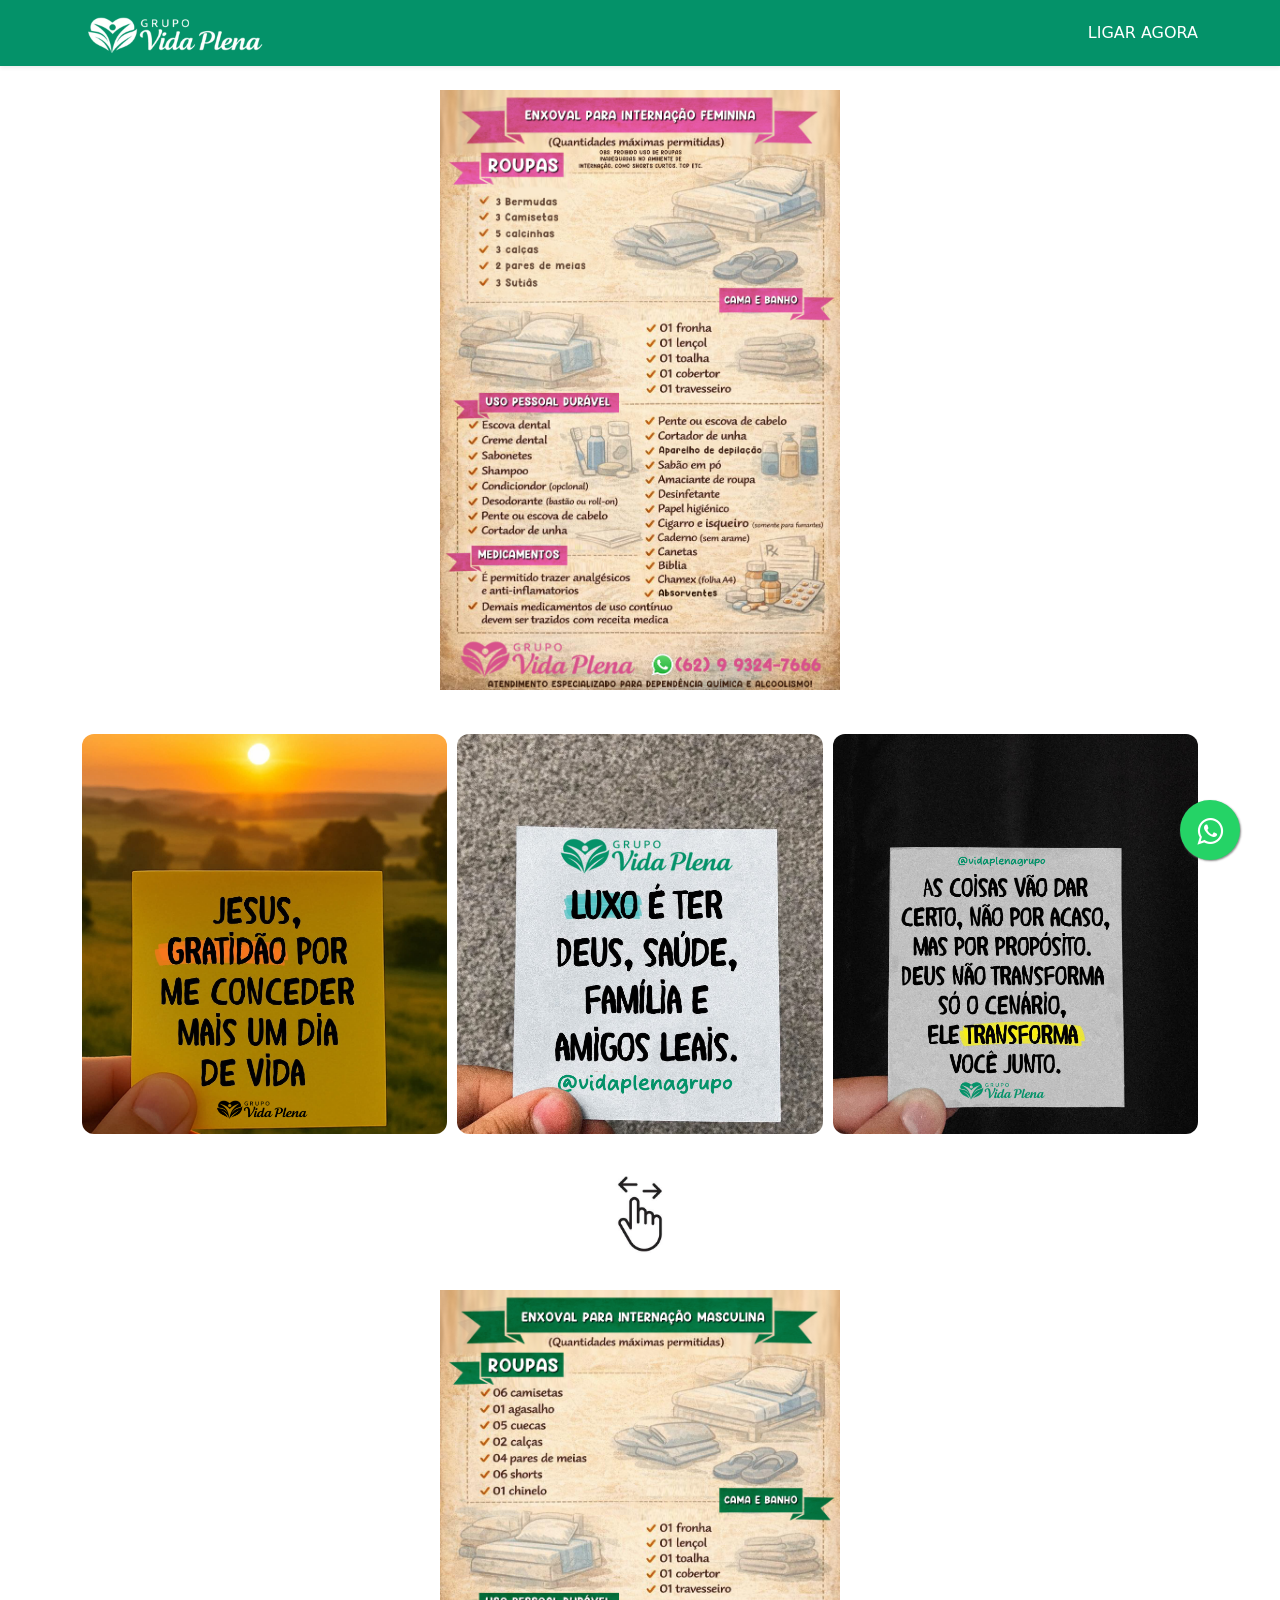
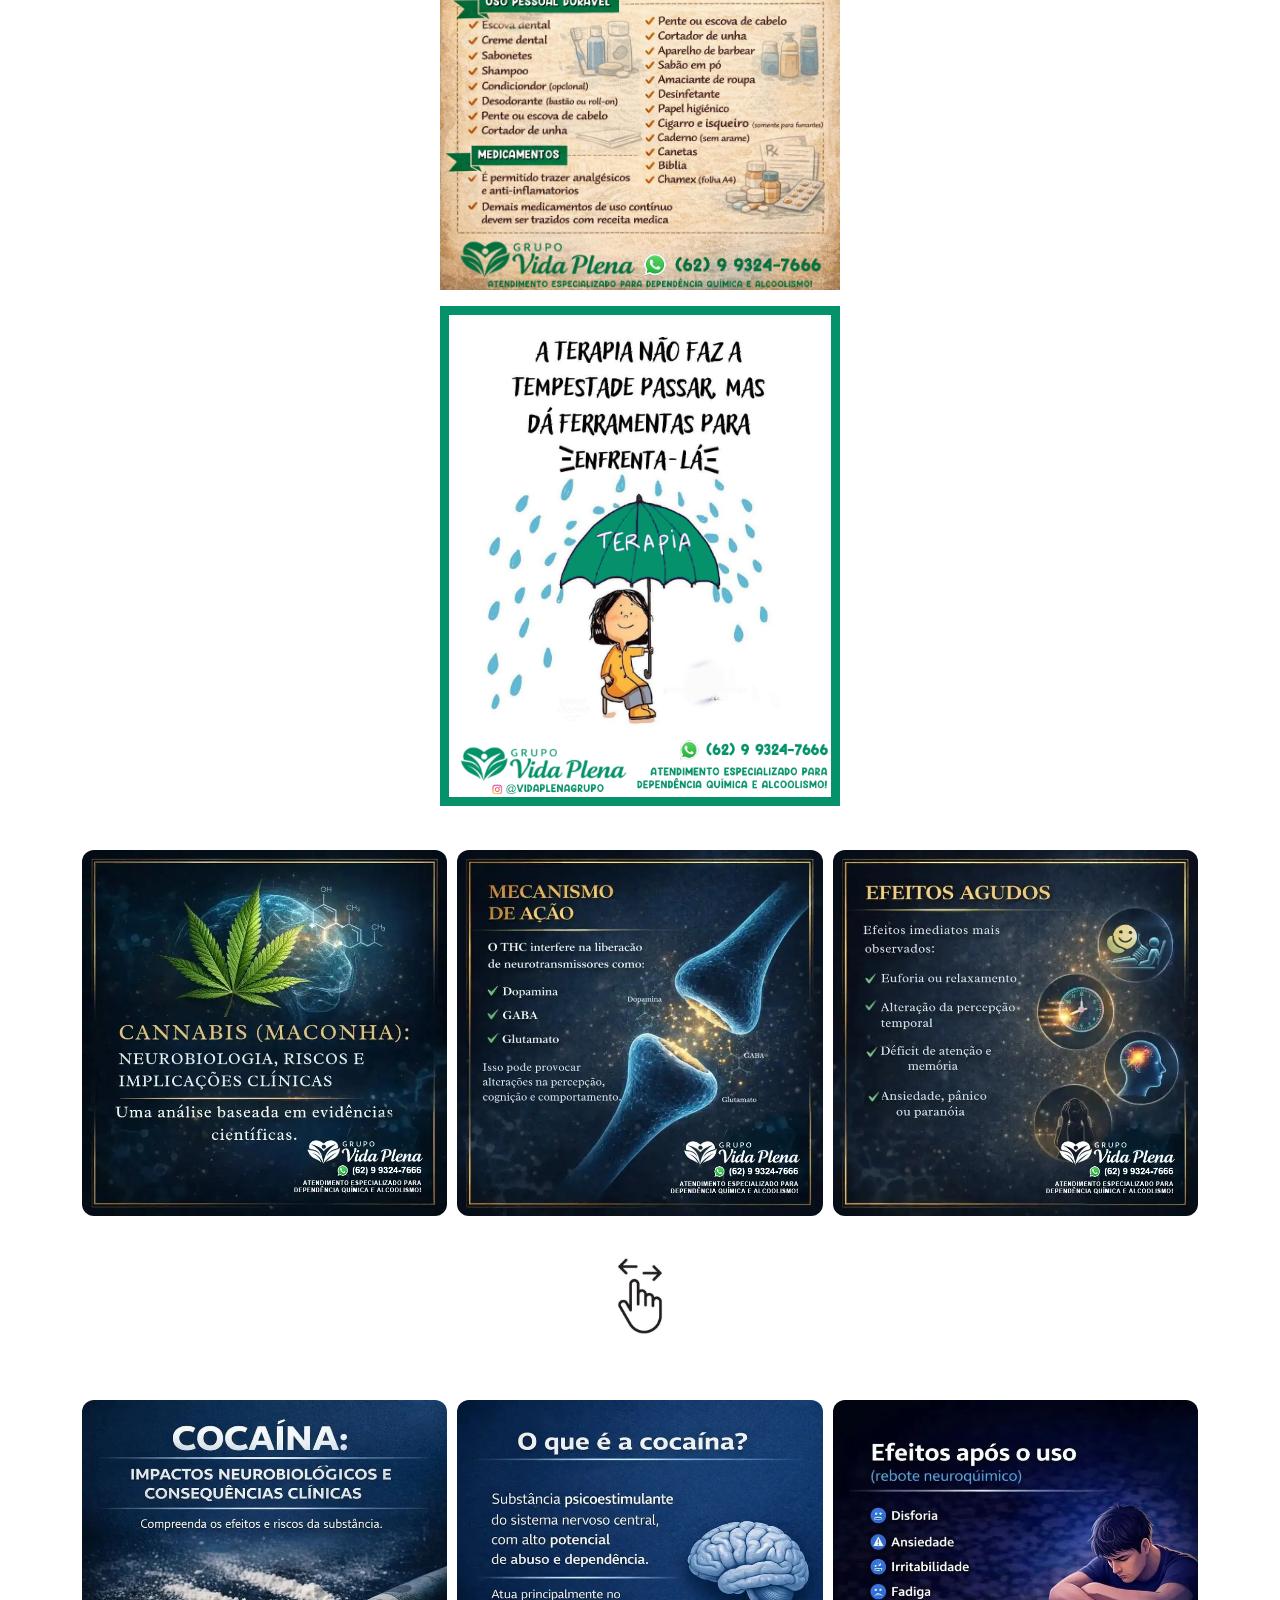
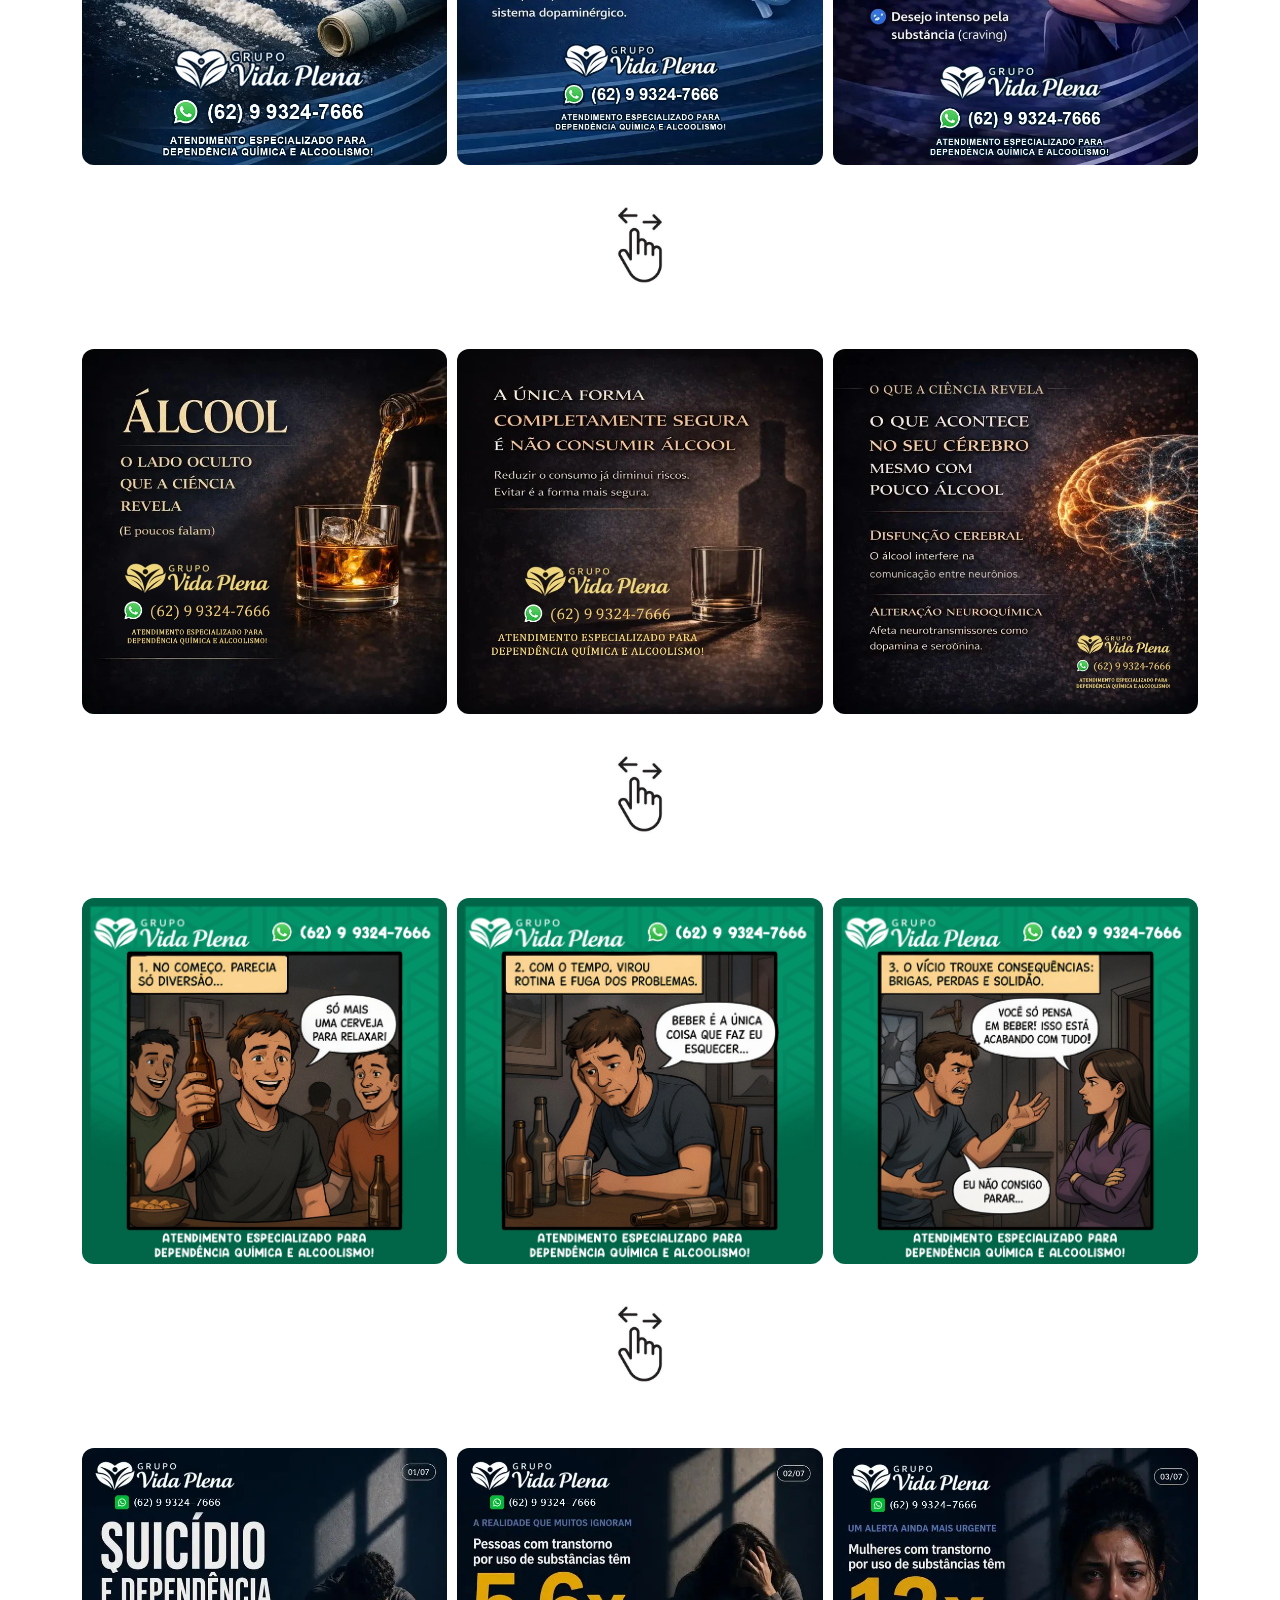
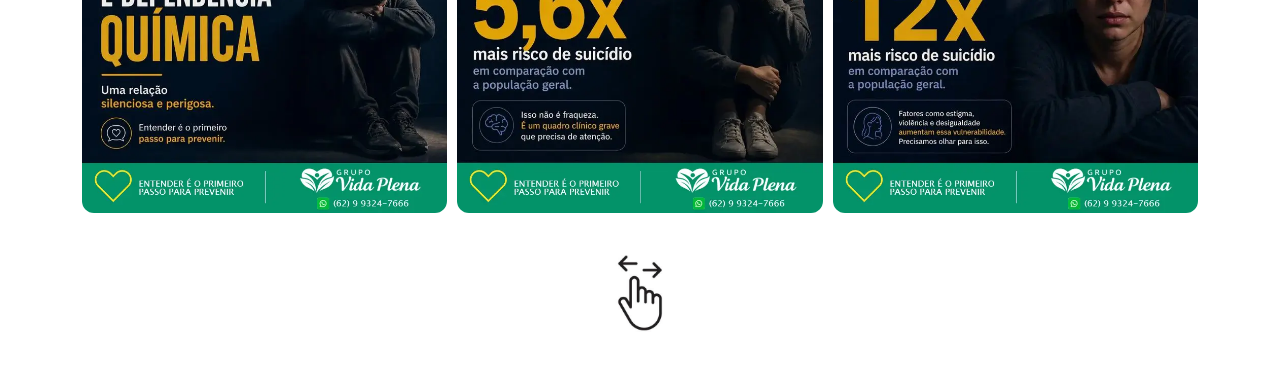
<file: vidaplena/index.html>
<!DOCTYPE html>
<html lang="pt-br">
<head>
  <meta charset="UTF-8">
  <meta name="viewport" content="width=device-width, initial-scale=1.0">
  <title>Grupo Vida Plena - (62) 9 9324-7666</title>

  <meta property="og:title" content="Grupo Vida Plena - (62) 9 9324-7666" />
<meta property="og:type" content="website" />
<meta property="og:url" content="https://coreilabs.github.io/flobo/vidaplena/" />
<meta property="og:image" content="https://coreilabs.github.io/flobo/vidaplena/og.png" />

<link rel="apple-touch-icon" sizes="180x180" href="favicon/apple-touch-icon.png">
<link rel="icon" type="image/png" sizes="32x32" href="favicon/favicon-32x32.png">
<link rel="icon" type="image/png" sizes="16x16" href="favicon/favicon-16x16.png">
<!-- <liwebp -->
<link rel="manifest" href="manifest.json">

  <!-- Bootstrap CDN -->
  <link href="https://cdn.jsdelivr.net/npm/bootstrap@5.3.3/dist/css/bootstrap.min.css" rel="stylesheet">

  <!-- Swiper CDN -->
  <link rel="stylesheet" href="https://cdn.jsdelivr.net/npm/swiper@11/swiper-bundle.min.css" />

  <style>

    .nav-link-custom {
  color: #fff;
  text-decoration: none;
  cursor: pointer;
}

.nav-link-custom:hover {
  color: #fff;
  text-decoration: none;
}


    body {
      background: #ffffff;
    }

    /* Navbar */
    .navbar-custom {
      background-color: #049269;
    }

    .navbar-custom .navbar-brand img {
      height: 40px;
    }

    .navbar-custom .nav-link {
      color: #fff !important;
      font-weight: 500;
    }

    .navbar-custom .nav-link:hover {
      opacity: 0.8;
    }

    /* Swiper */
    .swiper {
      width: 100%;
      padding: 20px 0;
    }

    .swiper-slide {
      display: flex;
      justify-content: center;
      align-items: center;
    }

    .swiper-slide img {
      width: 100%;
      height: auto;
      border-radius: 12px;
      object-fit: cover;
    }

    @media (min-width: 768px) {
      .swiper-slide img {
        max-height: 400px;
      }
    }
  </style>

  <link rel="manifest" href="manifest.json">

  
</head>
<body>

<!-- Navbar -->
<nav class="navbar navbar-expand-lg navbar-custom sticky-top shadow-sm">
  <div class="container">
    <a class="navbar-brand" href="#">
      <img src="logo.webp" alt="Logo">
    </a>
    <!-- TEXTO À DIREITA -->
    <a href="https://api.whatsapp.com/send/?phone=5562993247666&text=Ol%C3%A1%2C+vim+pelo+site%21+Quero+mais+informa%C3%A7%C3%B5es.&type=phone_number&app_absent=0"
       class="ms-auto nav-link-custom">
       LIGAR AGORA
    </a>

</nav>

<br>



<div class="text-center mb-3">
  <img  src="enxovalfeminino.png"
      
       class="img-fluid d-block mx-auto"
       style="max-width: 400px;">
</div>

<div class="container mt-4">
  <div class="swiper mySwiper">
    <div class="swiper-wrapper">
      <div class="swiper-slide"><img src="f1.png" alt="Imagem 1"></div>
      <div class="swiper-slide"><img src="f2.png" alt="Imagem 2"></div>
      <div class="swiper-slide"><img src="f3.png" alt="Imagem 3"></div>
      <div class="swiper-slide"><img src="f4.png" alt="Imagem 4"></div>
      <div class="swiper-slide"><img src="f5.png" alt="Imagem 5"></div>
      <div class="swiper-slide"><img src="f6.png" alt="Imagem 6"></div>
      <div class="swiper-slide"><img src="f7.png" alt="Imagem 7"></div>
      <div class="swiper-slide"><img src="f8.png" alt="Imagem 8"></div>
      <div class="swiper-slide"><img src="f9.png" alt="Imagem 9"></div>
      <div class="swiper-slide"><img src="f10.png" alt="Imagem 10"></div>
      <div class="swiper-slide"><img src="f11.png" alt="Imagem 11"></div>
      <div class="swiper-slide"><img src="f12.png" alt="Imagem 12"></div>
      <div class="swiper-slide"><img src="f13.png" alt="Imagem 13"></div>
      <div class="swiper-slide"><img src="f14.png" alt="Imagem 14"></div>
      <div class="swiper-slide"><img src="f15.png" alt="Imagem 15"></div>
      <div class="swiper-slide"><img src="f16.png" alt="Imagem 16"></div>
    </div>
  </div>
</div>

<!-- Indicador de swipe -->
<div class="text-center mb-3">
  <img src="deslizar.jpg" 
       alt="Deslize para os lados" 
       class="img-fluid d-block mx-auto"
       style="max-width: 120px;">
</div>

<div class="text-center mb-3">
  <img  src="enxoval.png"
      
       class="img-fluid d-block mx-auto"
       style="max-width: 400px;">
</div>

<div class="text-center mb-3">
  <img  src="chuva.png"
      
       class="img-fluid d-block mx-auto"
       style="max-width: 400px;">
</div>


<div class="container mt-4">
  <div class="swiper mySwiper">
    <div class="swiper-wrapper">
      <div class="swiper-slide"><img src="m1.webp" alt="Imagem 1"></div>
      <div class="swiper-slide"><img src="m2.webp" alt="Imagem 2"></div>
      <div class="swiper-slide"><img src="m3.webp" alt="Imagem 3"></div>
      <div class="swiper-slide"><img src="m4.webp" alt="Imagem 4"></div>
      <div class="swiper-slide"><img src="m5.webp" alt="Imagem 5"></div>
      <div class="swiper-slide"><img src="m6.webp" alt="Imagem 6"></div>
      <div class="swiper-slide"><img src="m7.webp" alt="Imagem 6"></div>
      <div class="swiper-slide"><img src="m8.webp" alt="Imagem 6"></div>
      <div class="swiper-slide"><img src="m9.webp" alt="Imagem 6"></div>
      <div class="swiper-slide"><img src="m10.webp" alt="Imagem 6"></div>
    </div>
  </div>
</div>

<!-- Indicador de swipe -->
<div class="text-center mb-3">
  <img src="deslizar.jpg" 
       alt="Deslize para os lados" 
       class="img-fluid d-block mx-auto"
       style="max-width: 120px;">
</div>


<div class="container mt-4">
  <div class="swiper mySwiper">
    <div class="swiper-wrapper">
      <div class="swiper-slide"><img src="c1.webp" alt="Imagem 1"></div>
      <div class="swiper-slide"><img src="c2.webp" alt="Imagem 2"></div>
      <div class="swiper-slide"><img src="c3.webp" alt="Imagem 3"></div>
      <div class="swiper-slide"><img src="c4.webp" alt="Imagem 4"></div>
      <div class="swiper-slide"><img src="c5.webp" alt="Imagem 5"></div>
      <div class="swiper-slide"><img src="c6.webp" alt="Imagem 6"></div>
      <div class="swiper-slide"><img src="c7.webp" alt="Imagem 6"></div>
      <div class="swiper-slide"><img src="c8.webp" alt="Imagem 6"></div>
      <div class="swiper-slide"><img src="c9.webp" alt="Imagem 6"></div>
      <div class="swiper-slide"><img src="c10.webp" alt="Imagem 6"></div>
    </div>
  </div>
</div>

<!-- Indicador de swipe -->
<div class="text-center mb-3">
  <img src="deslizar.jpg" 
       alt="Deslize para os lados" 
       class="img-fluid d-block mx-auto"
       style="max-width: 120px;">
</div>


<div class="container mt-4">
  <div class="swiper mySwiper">
    <div class="swiper-wrapper">
      <div class="swiper-slide"><img src="a1.webp" alt="Imagem 1"></div>
      <div class="swiper-slide"><img src="a2.webp" alt="Imagem 2"></div>
      <div class="swiper-slide"><img src="a3.webp" alt="Imagem 3"></div>
      <div class="swiper-slide"><img src="a4.webp" alt="Imagem 4"></div>
      <div class="swiper-slide"><img src="a5.webp" alt="Imagem 5"></div>
      <div class="swiper-slide"><img src="a6.webp" alt="Imagem 6"></div>
    </div>
  </div>
</div>

<!-- Indicador de swipe -->
<div class="text-center mb-3">
  <img src="deslizar.jpg" 
       alt="Deslize para os lados" 
       class="img-fluid d-block mx-auto"
       style="max-width: 120px;">
</div>



<div class="container mt-4">
  <div class="swiper mySwiper">
    <div class="swiper-wrapper">
      <div class="swiper-slide"><img src="11.webp" alt="Imagem 1"></div>
      <div class="swiper-slide"><img src="22.webp" alt="Imagem 2"></div>
      <div class="swiper-slide"><img src="33.webp" alt="Imagem 3"></div>
      <div class="swiper-slide"><img src="44.webp" alt="Imagem 4"></div>
      <div class="swiper-slide"><img src="55.webp" alt="Imagem 5"></div>
      <div class="swiper-slide"><img src="66.webp" alt="Imagem 6"></div>
      <div class="swiper-slide"><img src="77.webp" alt="Imagem 7"></div>
    </div>
  </div>
</div>

<!-- Indicador de swipe -->
<div class="text-center mb-3">
  <img src="deslizar.jpg" 
       alt="Deslize para os lados" 
       class="img-fluid d-block mx-auto"
       style="max-width: 120px;">
</div>


<div class="container mt-4">
  <div class="swiper mySwiper">
    <div class="swiper-wrapper">
      <div class="swiper-slide"><img src="1.webp" alt="Imagem 1"></div>
      <div class="swiper-slide"><img src="2.webp" alt="Imagem 2"></div>
      <div class="swiper-slide"><img src="3.webp" alt="Imagem 3"></div>
      <div class="swiper-slide"><img src="4.webp" alt="Imagem 4"></div>
      <div class="swiper-slide"><img src="5.webp" alt="Imagem 5"></div>
      <div class="swiper-slide"><img src="6.webp" alt="Imagem 6"></div>
      <div class="swiper-slide"><img src="7.webp" alt="Imagem 7"></div>
    </div>
  </div>
</div>

<!-- Indicador de swipe -->
<div class="text-center mb-3"><img src="deslizar.jpg" 
       alt="Deslize para os lados" 
       class="img-fluid d-block mx-auto"
       style="max-width: 120px;">
</div>



<link rel="stylesheet" href="https://maxcdn.bootstrapcdn.com/font-awesome/4.5.0/css/font-awesome.min.css">
<a href="https://api.whatsapp.com/send/?phone=5562993247666&text=Ol%C3%A1%2C+vim+pelo+site%21+Quero+mais+informa%C3%A7%C3%B5es.&type=phone_number&app_absent=0" style="position:fixed;width:60px;height:60px;bottom:40px;right:40px;background-color:#25d366;color:#FFF;border-radius:50px;text-align:center;font-size:30px;box-shadow: 1px 1px 2px #888;
  z-index:1000;" target="_blank">
<i style="margin-top:16px" class="fa fa-whatsapp"></i>
</a>

<!-- Bootstrap JS -->
<script src="https://cdn.jsdelivr.net/npm/bootstrap@5.3.3/dist/js/bootstrap.bundle.min.js"></script>

<!-- Swiper JS -->
<script src="https://cdn.jsdelivr.net/npm/swiper@11/swiper-bundle.min.js"></script>

<script>

function lazyLoadImages(selector = '.lazy-image', options = {}) {
      const settings = {
        threshold: 0.5,
        ...options
      };

      const images = document.querySelectorAll(selector);

      if (!('IntersectionObserver' in window)) {
        // fallback simples
        images.forEach(img => {
          img.src = img.dataset.src;
        });
        return;
      }

      const observer = new IntersectionObserver((entries, observer) => {
        entries.forEach(entry => {
          if (entry.isIntersecting) {
            const img = entry.target;
            img.src = img.dataset.src;
            img.removeAttribute('data-src');
            observer.unobserve(img);
          }
        });
      }, {
        threshold: settings.threshold
      });

      images.forEach(img => observer.observe(img));
    }

    document.addEventListener('DOMContentLoaded', () => {
      lazyLoadImages('.lazy-image', { threshold: 0.7 });
    });

  
  const swiper = new Swiper(".mySwiper", {
    slidesPerView: 1,
    spaceBetween: 10,
    loop: true,
    grabCursor: true,

    breakpoints: {
      576: {
        slidesPerView: 1
      },
      768: {
        slidesPerView: 2
      },
      992: {
        slidesPerView: 3
      }
    }
  });


lazyLoadImages();


</script>

  <!-- Google tag (gtag.js) -->
<script async src="https://www.googletagmanager.com/gtag/js?id=G-J6WM4FD0SB"></script>
<script>
  window.dataLayer = window.dataLayer || [];
  function gtag(){dataLayer.push(arguments);}
  gtag('js', new Date());

  gtag('config', 'G-J6WM4FD0SB');
</script>

</body>
</html>
</file>
<file: 2/assets/css/theme.css>
/* -------------------------------------------------------------------------- */
/*                                 Theme                                      */
/* -------------------------------------------------------------------------- */
/* prettier-ignore */
/* -------------------------------------------------------------------------- */
/*                                  Utilities                                 */
/* -------------------------------------------------------------------------- */
/*-----------------------------------------------
|   Bootstrap Styles
-----------------------------------------------*/
/*!
 * Bootstrap v5.0.0-alpha1 (https://getbootstrap.com/)
 * Copyright 2011-2020 The Bootstrap Authors
 * Copyright 2011-2020 Twitter, Inc.
 * Licensed under MIT (https://github.com/twbs/bootstrap/blob/main/LICENSE)
 */
:root {
  --bs-blue: #4E92F9;
  --bs-indigo: #8845FF;
  --bs-purple: #C46DE3;
  --bs-pink: #EE6BFA;
  --bs-red: #EB6453;
  --bs-orange: #F0980E;
  --bs-yellow: #EFAB18;
  --bs-green: #96D121;
  --bs-teal: #18DEBC;
  --bs-cyan: #21D4DF;
  --bs-white: #fff;
  --bs-gray: #5A6980;
  --bs-gray-dark: #363F4D;
  --bs-primary: #4E92F9;
  --bs-secondary: #C46DE3;
  --bs-success: #96D121;
  --bs-info: #21D4DF;
  --bs-warning: #EFAB18;
  --bs-danger: #EB6453;
  --bs-light: #F9FAFD;
  --bs-dark: #000000;
  --bs-font-sans-serif: "Nunito", "Open Sans", -apple-system, BlinkMacSystemFont, "Segoe UI", "Helvetica Neue", Arial, sans-serif, "Apple Color Emoji", "Segoe UI Emoji", "Segoe UI Symbol";
  --bs-font-monospace: "SFMono-Regular", Menlo, Monaco, Consolas, "Liberation Mono", "Courier New", monospace;
  --bs-gradient: linear-gradient(180deg, rgba(255, 255, 255, 0.15), rgba(255, 255, 255, 0));
}

*,
*::before,
*::after {
  -webkit-box-sizing: border-box;
  box-sizing: border-box;
}

@media (prefers-reduced-motion: no-preference) {
  :root {
    scroll-behavior: smooth;
  }
}

body {
  margin: 0;
  font-family: "Nunito", -apple-system, BlinkMacSystemFont, "Segoe UI", "Helvetica Neue", Arial, sans-serif, "Apple Color Emoji", "Segoe UI Emoji", "Segoe UI Symbol";
  font-size: 1rem;
  font-weight: 400;
  line-height: 1.5;
  color: #6C7E99;
  background-color: #fff;
  -webkit-text-size-adjust: 100%;
  -webkit-tap-highlight-color: rgba(0, 0, 0, 0);
}

hr {
  margin: 1rem 0;
  color: #90A8CC;
  background-color: currentColor;
  border: 0;
  opacity: 1;
}

hr:not([size]) {
  height: 1px;
}

h1, .h1, h2, .h2, h3, .h3, h4, .h4, h5, .h5, h6, .h6 {
  margin-top: 0;
  margin-bottom: 0.5rem;
  font-family: "Nunito", "Open Sans", -apple-system, BlinkMacSystemFont, "Segoe UI", "Helvetica Neue", Arial, sans-serif, "Apple Color Emoji", "Segoe UI Emoji", "Segoe UI Symbol";
  font-weight: 500;
  line-height: 1.2;
  color: #242A33;
}

h1, .h1 {
  font-size: calc(1.37383rem + 1.48598vw);
}

@media (min-width: 1200px) {
  h1, .h1 {
    font-size: 2.48832rem;
  }
}

h2, .h2 {
  font-size: calc(1.33236rem + 0.98832vw);
}

@media (min-width: 1200px) {
  h2, .h2 {
    font-size: 2.0736rem;
  }
}

h3, .h3 {
  font-size: calc(1.2978rem + 0.5736vw);
}

@media (min-width: 1200px) {
  h3, .h3 {
    font-size: 1.728rem;
  }
}

h4, .h4 {
  font-size: calc(1.269rem + 0.228vw);
}

@media (min-width: 1200px) {
  h4, .h4 {
    font-size: 1.44rem;
  }
}

h5, .h5 {
  font-size: 1.2rem;
}

h6, .h6 {
  font-size: 0.83333rem;
}

p {
  margin-top: 0;
  margin-bottom: 1rem;
}

abbr[title],
abbr[data-bs-original-title] {
  -webkit-text-decoration: underline dotted;
  text-decoration: underline dotted;
  cursor: help;
  -webkit-text-decoration-skip-ink: none;
  text-decoration-skip-ink: none;
}

address {
  margin-bottom: 1rem;
  font-style: normal;
  line-height: inherit;
}

ol,
ul {
  padding-left: 2rem;
}

ol,
ul,
dl {
  margin-top: 0;
  margin-bottom: 1rem;
}

ol ol,
ul ul,
ol ul,
ul ol {
  margin-bottom: 0;
}

dt {
  font-weight: 700;
}

dd {
  margin-bottom: .5rem;
  margin-left: 0;
}

blockquote {
  margin: 0 0 1rem;
}

b,
strong {
  font-weight: 800;
}

small, .small {
  font-size: 75%;
}

mark, .mark {
  padding: 0.2em;
  background-color: #fcf8e3;
}

sub,
sup {
  position: relative;
  font-size: 0.75em;
  line-height: 0;
  vertical-align: baseline;
}

sub {
  bottom: -.25em;
}

sup {
  top: -.5em;
}

a {
  color: #4E92F9;
  text-decoration: none;
}

a:hover {
  color: #3e75c7;
  text-decoration: underline;
}

a:not([href]):not([class]), a:not([href]):not([class]):hover {
  color: inherit;
  text-decoration: none;
}

pre,
code,
kbd,
samp {
  font-family: var(--bs-font-monospace);
  font-size: 1em;
  direction: ltr /* rtl:ignore */;
  unicode-bidi: bidi-override;
}

pre {
  display: block;
  margin-top: 0;
  margin-bottom: 1rem;
  overflow: auto;
  font-size: 75%;
}

pre code {
  font-size: inherit;
  color: inherit;
  word-break: normal;
}

code {
  font-size: 75%;
  color: #EE6BFA;
  word-wrap: break-word;
}

a > code {
  color: inherit;
}

kbd {
  padding: 0.2rem 0.4rem;
  font-size: 75%;
  color: #fff;
  background-color: #242A33;
  border-radius: 0.625rem;
}

kbd kbd {
  padding: 0;
  font-size: 1em;
  font-weight: 700;
}

figure {
  margin: 0 0 1rem;
}

img,
svg {
  vertical-align: middle;
}

table {
  caption-side: bottom;
  border-collapse: collapse;
}

caption {
  padding-top: 0.5rem;
  padding-bottom: 0.5rem;
  color: #6C7E99;
  text-align: left;
}

th {
  text-align: inherit;
  text-align: -webkit-match-parent;
}

thead,
tbody,
tfoot,
tr,
td,
th {
  border-color: inherit;
  border-style: solid;
  border-width: 0;
}

label {
  display: inline-block;
}

button {
  border-radius: 0;
}

button:focus:not(:focus-visible) {
  outline: 0;
}

input,
button,
select,
optgroup,
textarea {
  margin: 0;
  font-family: inherit;
  font-size: inherit;
  line-height: inherit;
}

button,
select {
  text-transform: none;
}

[role="button"] {
  cursor: pointer;
}

select {
  word-wrap: normal;
}

select:disabled {
  opacity: 1;
}

[list]::-webkit-calendar-picker-indicator {
  display: none;
}

button,
[type="button"],
[type="reset"],
[type="submit"] {
  -webkit-appearance: button;
}

button:not(:disabled),
[type="button"]:not(:disabled),
[type="reset"]:not(:disabled),
[type="submit"]:not(:disabled) {
  cursor: pointer;
}

::-moz-focus-inner {
  padding: 0;
  border-style: none;
}

textarea {
  resize: vertical;
}

fieldset {
  min-width: 0;
  padding: 0;
  margin: 0;
  border: 0;
}

legend {
  float: left;
  width: 100%;
  padding: 0;
  margin-bottom: 0.5rem;
  font-size: calc(1.275rem + 0.3vw);
  line-height: inherit;
}

@media (min-width: 1200px) {
  legend {
    font-size: 1.5rem;
  }
}

legend + * {
  clear: left;
}

::-webkit-datetime-edit-fields-wrapper,
::-webkit-datetime-edit-text,
::-webkit-datetime-edit-minute,
::-webkit-datetime-edit-hour-field,
::-webkit-datetime-edit-day-field,
::-webkit-datetime-edit-month-field,
::-webkit-datetime-edit-year-field {
  padding: 0;
}

::-webkit-inner-spin-button {
  height: auto;
}

[type="search"] {
  outline-offset: -2px;
  -webkit-appearance: textfield;
}

/* rtl:raw:
[type="tel"],
[type="url"],
[type="email"],
[type="number"] {
  direction: ltr;
}
*/
::-webkit-search-decoration {
  -webkit-appearance: none;
}

::-webkit-color-swatch-wrapper {
  padding: 0;
}

::file-selector-button {
  font: inherit;
}

::-webkit-file-upload-button {
  font: inherit;
  -webkit-appearance: button;
}

output {
  display: inline-block;
}

iframe {
  border: 0;
}

summary {
  display: list-item;
  cursor: pointer;
}

progress {
  vertical-align: baseline;
}

[hidden] {
  display: none !important;
}

.lead {
  font-size: 1.2rem;
  font-weight: 400;
}

.display-1 {
  font-size: calc(1.55498rem + 3.65978vw);
  font-weight: 900;
  line-height: 1;
}

@media (min-width: 1200px) {
  .display-1 {
    font-size: 4.29982rem;
  }
}

.display-2 {
  font-size: calc(1.48332rem + 2.79982vw);
  font-weight: 900;
  line-height: 1;
}

@media (min-width: 1200px) {
  .display-2 {
    font-size: 3.58318rem;
  }
}

.display-3 {
  font-size: calc(1.4236rem + 2.08318vw);
  font-weight: 900;
  line-height: 1;
}

@media (min-width: 1200px) {
  .display-3 {
    font-size: 2.98598rem;
  }
}

.display-4 {
  font-size: calc(1.37383rem + 1.48598vw);
  font-weight: 900;
  line-height: 1;
}

@media (min-width: 1200px) {
  .display-4 {
    font-size: 2.48832rem;
  }
}

.display-5 {
  font-size: calc(1.33236rem + 0.98832vw);
  font-weight: 900;
  line-height: 1;
}

@media (min-width: 1200px) {
  .display-5 {
    font-size: 2.0736rem;
  }
}

.display-6 {
  font-size: calc(1.2978rem + 0.5736vw);
  font-weight: 900;
  line-height: 1;
}

@media (min-width: 1200px) {
  .display-6 {
    font-size: 1.728rem;
  }
}

.list-unstyled {
  padding-left: 0;
  list-style: none;
}

.list-inline {
  padding-left: 0;
  list-style: none;
}

.list-inline-item {
  display: inline-block;
}

.list-inline-item:not(:last-child) {
  margin-right: 0.5rem;
}

.initialism {
  font-size: 75%;
  text-transform: uppercase;
}

.blockquote {
  margin-bottom: 1rem;
  font-size: 1.2rem;
}

.blockquote > :last-child {
  margin-bottom: 0;
}

.blockquote-footer {
  margin-top: -1rem;
  margin-bottom: 1rem;
  font-size: 75%;
  color: #5A6980;
}

.blockquote-footer::before {
  content: "\2014\00A0";
}

.img-fluid {
  max-width: 100%;
  height: auto;
}

.img-thumbnail {
  padding: 0.25rem;
  background-color: #fff;
  border: 1px solid #90A8CC;
  border-radius: 0.25rem;
  max-width: 100%;
  height: auto;
}

.figure {
  display: inline-block;
}

.figure-img {
  margin-bottom: 0.5rem;
  line-height: 1;
}

.figure-caption {
  font-size: 75%;
  color: #5A6980;
}

.container,
.container-fluid,
.container-sm,
.container-md,
.container-lg,
.container-xl,
.container-xxl {
  width: 100%;
  padding-right: var(--bs-gutter-x, 1rem);
  padding-left: var(--bs-gutter-x, 1rem);
  margin-right: auto;
  margin-left: auto;
}

@media (min-width: 576px) {
  .container, .container-sm {
    max-width: 540px;
  }
}

@media (min-width: 768px) {
  .container, .container-sm, .container-md {
    max-width: 720px;
  }
}

@media (min-width: 992px) {
  .container, .container-sm, .container-md, .container-lg {
    max-width: 960px;
  }
}

@media (min-width: 1200px) {
  .container, .container-sm, .container-md, .container-lg, .container-xl {
    max-width: 1140px;
  }
}

@media (min-width: 1540px) {
  .container, .container-sm, .container-md, .container-lg, .container-xl, .container-xxl {
    max-width: 1480px;
  }
}

.row {
  --bs-gutter-x: 2rem;
  --bs-gutter-y: 0;
  display: -webkit-box;
  display: -ms-flexbox;
  display: flex;
  -ms-flex-wrap: wrap;
  flex-wrap: wrap;
  margin-top: calc(var(--bs-gutter-y) * -1);
  margin-right: calc(var(--bs-gutter-x) / -2);
  margin-left: calc(var(--bs-gutter-x) / -2);
}

.row > * {
  -ms-flex-negative: 0;
  flex-shrink: 0;
  width: 100%;
  max-width: 100%;
  padding-right: calc(var(--bs-gutter-x) / 2);
  padding-left: calc(var(--bs-gutter-x) / 2);
  margin-top: var(--bs-gutter-y);
}

.col {
  -webkit-box-flex: 1;
  -ms-flex: 1 0 0%;
  flex: 1 0 0%;
}

.row-cols-auto > * {
  -webkit-box-flex: 0;
  -ms-flex: 0 0 auto;
  flex: 0 0 auto;
  width: auto;
}

.row-cols-1 > * {
  -webkit-box-flex: 0;
  -ms-flex: 0 0 auto;
  flex: 0 0 auto;
  width: 100%;
}

.row-cols-2 > * {
  -webkit-box-flex: 0;
  -ms-flex: 0 0 auto;
  flex: 0 0 auto;
  width: 50%;
}

.row-cols-3 > * {
  -webkit-box-flex: 0;
  -ms-flex: 0 0 auto;
  flex: 0 0 auto;
  width: 33.33333%;
}

.row-cols-4 > * {
  -webkit-box-flex: 0;
  -ms-flex: 0 0 auto;
  flex: 0 0 auto;
  width: 25%;
}

.row-cols-5 > * {
  -webkit-box-flex: 0;
  -ms-flex: 0 0 auto;
  flex: 0 0 auto;
  width: 20%;
}

.row-cols-6 > * {
  -webkit-box-flex: 0;
  -ms-flex: 0 0 auto;
  flex: 0 0 auto;
  width: 16.66667%;
}

.col-auto {
  -webkit-box-flex: 0;
  -ms-flex: 0 0 auto;
  flex: 0 0 auto;
  width: auto;
}

.col-1 {
  -webkit-box-flex: 0;
  -ms-flex: 0 0 auto;
  flex: 0 0 auto;
  width: 8.33333%;
}

.col-2 {
  -webkit-box-flex: 0;
  -ms-flex: 0 0 auto;
  flex: 0 0 auto;
  width: 16.66667%;
}

.col-3 {
  -webkit-box-flex: 0;
  -ms-flex: 0 0 auto;
  flex: 0 0 auto;
  width: 25%;
}

.col-4 {
  -webkit-box-flex: 0;
  -ms-flex: 0 0 auto;
  flex: 0 0 auto;
  width: 33.33333%;
}

.col-5 {
  -webkit-box-flex: 0;
  -ms-flex: 0 0 auto;
  flex: 0 0 auto;
  width: 41.66667%;
}

.col-6 {
  -webkit-box-flex: 0;
  -ms-flex: 0 0 auto;
  flex: 0 0 auto;
  width: 50%;
}

.col-7 {
  -webkit-box-flex: 0;
  -ms-flex: 0 0 auto;
  flex: 0 0 auto;
  width: 58.33333%;
}

.col-8 {
  -webkit-box-flex: 0;
  -ms-flex: 0 0 auto;
  flex: 0 0 auto;
  width: 66.66667%;
}

.col-9 {
  -webkit-box-flex: 0;
  -ms-flex: 0 0 auto;
  flex: 0 0 auto;
  width: 75%;
}

.col-10 {
  -webkit-box-flex: 0;
  -ms-flex: 0 0 auto;
  flex: 0 0 auto;
  width: 83.33333%;
}

.col-11 {
  -webkit-box-flex: 0;
  -ms-flex: 0 0 auto;
  flex: 0 0 auto;
  width: 91.66667%;
}

.col-12 {
  -webkit-box-flex: 0;
  -ms-flex: 0 0 auto;
  flex: 0 0 auto;
  width: 100%;
}

.offset-1 {
  margin-left: 8.33333%;
}

.offset-2 {
  margin-left: 16.66667%;
}

.offset-3 {
  margin-left: 25%;
}

.offset-4 {
  margin-left: 33.33333%;
}

.offset-5 {
  margin-left: 41.66667%;
}

.offset-6 {
  margin-left: 50%;
}

.offset-7 {
  margin-left: 58.33333%;
}

.offset-8 {
  margin-left: 66.66667%;
}

.offset-9 {
  margin-left: 75%;
}

.offset-10 {
  margin-left: 83.33333%;
}

.offset-11 {
  margin-left: 91.66667%;
}

.g-0,
.gx-0 {
  --bs-gutter-x: 0;
}

.g-0,
.gy-0 {
  --bs-gutter-y: 0;
}

.g-1,
.gx-1 {
  --bs-gutter-x: 0.25rem;
}

.g-1,
.gy-1 {
  --bs-gutter-y: 0.25rem;
}

.g-2,
.gx-2 {
  --bs-gutter-x: 0.5rem;
}

.g-2,
.gy-2 {
  --bs-gutter-y: 0.5rem;
}

.g-3,
.gx-3 {
  --bs-gutter-x: 1rem;
}

.g-3,
.gy-3 {
  --bs-gutter-y: 1rem;
}

.g-4,
.gx-4 {
  --bs-gutter-x: 1.8rem;
}

.g-4,
.gy-4 {
  --bs-gutter-y: 1.8rem;
}

.g-5,
.gx-5 {
  --bs-gutter-x: 3rem;
}

.g-5,
.gy-5 {
  --bs-gutter-y: 3rem;
}

.g-6,
.gx-6 {
  --bs-gutter-x: 4rem;
}

.g-6,
.gy-6 {
  --bs-gutter-y: 4rem;
}

.g-7,
.gx-7 {
  --bs-gutter-x: 5rem;
}

.g-7,
.gy-7 {
  --bs-gutter-y: 5rem;
}

.g-8,
.gx-8 {
  --bs-gutter-x: 7.5rem;
}

.g-8,
.gy-8 {
  --bs-gutter-y: 7.5rem;
}

.g-9,
.gx-9 {
  --bs-gutter-x: 10rem;
}

.g-9,
.gy-9 {
  --bs-gutter-y: 10rem;
}

.g-10,
.gx-10 {
  --bs-gutter-x: 12.5rem;
}

.g-10,
.gy-10 {
  --bs-gutter-y: 12.5rem;
}

.g-11,
.gx-11 {
  --bs-gutter-x: 15rem;
}

.g-11,
.gy-11 {
  --bs-gutter-y: 15rem;
}

@media (min-width: 576px) {
  .col-sm {
    -webkit-box-flex: 1;
    -ms-flex: 1 0 0%;
    flex: 1 0 0%;
  }
  .row-cols-sm-auto > * {
    -webkit-box-flex: 0;
    -ms-flex: 0 0 auto;
    flex: 0 0 auto;
    width: auto;
  }
  .row-cols-sm-1 > * {
    -webkit-box-flex: 0;
    -ms-flex: 0 0 auto;
    flex: 0 0 auto;
    width: 100%;
  }
  .row-cols-sm-2 > * {
    -webkit-box-flex: 0;
    -ms-flex: 0 0 auto;
    flex: 0 0 auto;
    width: 50%;
  }
  .row-cols-sm-3 > * {
    -webkit-box-flex: 0;
    -ms-flex: 0 0 auto;
    flex: 0 0 auto;
    width: 33.33333%;
  }
  .row-cols-sm-4 > * {
    -webkit-box-flex: 0;
    -ms-flex: 0 0 auto;
    flex: 0 0 auto;
    width: 25%;
  }
  .row-cols-sm-5 > * {
    -webkit-box-flex: 0;
    -ms-flex: 0 0 auto;
    flex: 0 0 auto;
    width: 20%;
  }
  .row-cols-sm-6 > * {
    -webkit-box-flex: 0;
    -ms-flex: 0 0 auto;
    flex: 0 0 auto;
    width: 16.66667%;
  }
  .col-sm-auto {
    -webkit-box-flex: 0;
    -ms-flex: 0 0 auto;
    flex: 0 0 auto;
    width: auto;
  }
  .col-sm-1 {
    -webkit-box-flex: 0;
    -ms-flex: 0 0 auto;
    flex: 0 0 auto;
    width: 8.33333%;
  }
  .col-sm-2 {
    -webkit-box-flex: 0;
    -ms-flex: 0 0 auto;
    flex: 0 0 auto;
    width: 16.66667%;
  }
  .col-sm-3 {
    -webkit-box-flex: 0;
    -ms-flex: 0 0 auto;
    flex: 0 0 auto;
    width: 25%;
  }
  .col-sm-4 {
    -webkit-box-flex: 0;
    -ms-flex: 0 0 auto;
    flex: 0 0 auto;
    width: 33.33333%;
  }
  .col-sm-5 {
    -webkit-box-flex: 0;
    -ms-flex: 0 0 auto;
    flex: 0 0 auto;
    width: 41.66667%;
  }
  .col-sm-6 {
    -webkit-box-flex: 0;
    -ms-flex: 0 0 auto;
    flex: 0 0 auto;
    width: 50%;
  }
  .col-sm-7 {
    -webkit-box-flex: 0;
    -ms-flex: 0 0 auto;
    flex: 0 0 auto;
    width: 58.33333%;
  }
  .col-sm-8 {
    -webkit-box-flex: 0;
    -ms-flex: 0 0 auto;
    flex: 0 0 auto;
    width: 66.66667%;
  }
  .col-sm-9 {
    -webkit-box-flex: 0;
    -ms-flex: 0 0 auto;
    flex: 0 0 auto;
    width: 75%;
  }
  .col-sm-10 {
    -webkit-box-flex: 0;
    -ms-flex: 0 0 auto;
    flex: 0 0 auto;
    width: 83.33333%;
  }
  .col-sm-11 {
    -webkit-box-flex: 0;
    -ms-flex: 0 0 auto;
    flex: 0 0 auto;
    width: 91.66667%;
  }
  .col-sm-12 {
    -webkit-box-flex: 0;
    -ms-flex: 0 0 auto;
    flex: 0 0 auto;
    width: 100%;
  }
  .offset-sm-0 {
    margin-left: 0;
  }
  .offset-sm-1 {
    margin-left: 8.33333%;
  }
  .offset-sm-2 {
    margin-left: 16.66667%;
  }
  .offset-sm-3 {
    margin-left: 25%;
  }
  .offset-sm-4 {
    margin-left: 33.33333%;
  }
  .offset-sm-5 {
    margin-left: 41.66667%;
  }
  .offset-sm-6 {
    margin-left: 50%;
  }
  .offset-sm-7 {
    margin-left: 58.33333%;
  }
  .offset-sm-8 {
    margin-left: 66.66667%;
  }
  .offset-sm-9 {
    margin-left: 75%;
  }
  .offset-sm-10 {
    margin-left: 83.33333%;
  }
  .offset-sm-11 {
    margin-left: 91.66667%;
  }
  .g-sm-0,
  .gx-sm-0 {
    --bs-gutter-x: 0;
  }
  .g-sm-0,
  .gy-sm-0 {
    --bs-gutter-y: 0;
  }
  .g-sm-1,
  .gx-sm-1 {
    --bs-gutter-x: 0.25rem;
  }
  .g-sm-1,
  .gy-sm-1 {
    --bs-gutter-y: 0.25rem;
  }
  .g-sm-2,
  .gx-sm-2 {
    --bs-gutter-x: 0.5rem;
  }
  .g-sm-2,
  .gy-sm-2 {
    --bs-gutter-y: 0.5rem;
  }
  .g-sm-3,
  .gx-sm-3 {
    --bs-gutter-x: 1rem;
  }
  .g-sm-3,
  .gy-sm-3 {
    --bs-gutter-y: 1rem;
  }
  .g-sm-4,
  .gx-sm-4 {
    --bs-gutter-x: 1.8rem;
  }
  .g-sm-4,
  .gy-sm-4 {
    --bs-gutter-y: 1.8rem;
  }
  .g-sm-5,
  .gx-sm-5 {
    --bs-gutter-x: 3rem;
  }
  .g-sm-5,
  .gy-sm-5 {
    --bs-gutter-y: 3rem;
  }
  .g-sm-6,
  .gx-sm-6 {
    --bs-gutter-x: 4rem;
  }
  .g-sm-6,
  .gy-sm-6 {
    --bs-gutter-y: 4rem;
  }
  .g-sm-7,
  .gx-sm-7 {
    --bs-gutter-x: 5rem;
  }
  .g-sm-7,
  .gy-sm-7 {
    --bs-gutter-y: 5rem;
  }
  .g-sm-8,
  .gx-sm-8 {
    --bs-gutter-x: 7.5rem;
  }
  .g-sm-8,
  .gy-sm-8 {
    --bs-gutter-y: 7.5rem;
  }
  .g-sm-9,
  .gx-sm-9 {
    --bs-gutter-x: 10rem;
  }
  .g-sm-9,
  .gy-sm-9 {
    --bs-gutter-y: 10rem;
  }
  .g-sm-10,
  .gx-sm-10 {
    --bs-gutter-x: 12.5rem;
  }
  .g-sm-10,
  .gy-sm-10 {
    --bs-gutter-y: 12.5rem;
  }
  .g-sm-11,
  .gx-sm-11 {
    --bs-gutter-x: 15rem;
  }
  .g-sm-11,
  .gy-sm-11 {
    --bs-gutter-y: 15rem;
  }
}

@media (min-width: 768px) {
  .col-md {
    -webkit-box-flex: 1;
    -ms-flex: 1 0 0%;
    flex: 1 0 0%;
  }
  .row-cols-md-auto > * {
    -webkit-box-flex: 0;
    -ms-flex: 0 0 auto;
    flex: 0 0 auto;
    width: auto;
  }
  .row-cols-md-1 > * {
    -webkit-box-flex: 0;
    -ms-flex: 0 0 auto;
    flex: 0 0 auto;
    width: 100%;
  }
  .row-cols-md-2 > * {
    -webkit-box-flex: 0;
    -ms-flex: 0 0 auto;
    flex: 0 0 auto;
    width: 50%;
  }
  .row-cols-md-3 > * {
    -webkit-box-flex: 0;
    -ms-flex: 0 0 auto;
    flex: 0 0 auto;
    width: 33.33333%;
  }
  .row-cols-md-4 > * {
    -webkit-box-flex: 0;
    -ms-flex: 0 0 auto;
    flex: 0 0 auto;
    width: 25%;
  }
  .row-cols-md-5 > * {
    -webkit-box-flex: 0;
    -ms-flex: 0 0 auto;
    flex: 0 0 auto;
    width: 20%;
  }
  .row-cols-md-6 > * {
    -webkit-box-flex: 0;
    -ms-flex: 0 0 auto;
    flex: 0 0 auto;
    width: 16.66667%;
  }
  .col-md-auto {
    -webkit-box-flex: 0;
    -ms-flex: 0 0 auto;
    flex: 0 0 auto;
    width: auto;
  }
  .col-md-1 {
    -webkit-box-flex: 0;
    -ms-flex: 0 0 auto;
    flex: 0 0 auto;
    width: 8.33333%;
  }
  .col-md-2 {
    -webkit-box-flex: 0;
    -ms-flex: 0 0 auto;
    flex: 0 0 auto;
    width: 16.66667%;
  }
  .col-md-3 {
    -webkit-box-flex: 0;
    -ms-flex: 0 0 auto;
    flex: 0 0 auto;
    width: 25%;
  }
  .col-md-4 {
    -webkit-box-flex: 0;
    -ms-flex: 0 0 auto;
    flex: 0 0 auto;
    width: 33.33333%;
  }
  .col-md-5 {
    -webkit-box-flex: 0;
    -ms-flex: 0 0 auto;
    flex: 0 0 auto;
    width: 41.66667%;
  }
  .col-md-6 {
    -webkit-box-flex: 0;
    -ms-flex: 0 0 auto;
    flex: 0 0 auto;
    width: 50%;
  }
  .col-md-7 {
    -webkit-box-flex: 0;
    -ms-flex: 0 0 auto;
    flex: 0 0 auto;
    width: 58.33333%;
  }
  .col-md-8 {
    -webkit-box-flex: 0;
    -ms-flex: 0 0 auto;
    flex: 0 0 auto;
    width: 66.66667%;
  }
  .col-md-9 {
    -webkit-box-flex: 0;
    -ms-flex: 0 0 auto;
    flex: 0 0 auto;
    width: 75%;
  }
  .col-md-10 {
    -webkit-box-flex: 0;
    -ms-flex: 0 0 auto;
    flex: 0 0 auto;
    width: 83.33333%;
  }
  .col-md-11 {
    -webkit-box-flex: 0;
    -ms-flex: 0 0 auto;
    flex: 0 0 auto;
    width: 91.66667%;
  }
  .col-md-12 {
    -webkit-box-flex: 0;
    -ms-flex: 0 0 auto;
    flex: 0 0 auto;
    width: 100%;
  }
  .offset-md-0 {
    margin-left: 0;
  }
  .offset-md-1 {
    margin-left: 8.33333%;
  }
  .offset-md-2 {
    margin-left: 16.66667%;
  }
  .offset-md-3 {
    margin-left: 25%;
  }
  .offset-md-4 {
    margin-left: 33.33333%;
  }
  .offset-md-5 {
    margin-left: 41.66667%;
  }
  .offset-md-6 {
    margin-left: 50%;
  }
  .offset-md-7 {
    margin-left: 58.33333%;
  }
  .offset-md-8 {
    margin-left: 66.66667%;
  }
  .offset-md-9 {
    margin-left: 75%;
  }
  .offset-md-10 {
    margin-left: 83.33333%;
  }
  .offset-md-11 {
    margin-left: 91.66667%;
  }
  .g-md-0,
  .gx-md-0 {
    --bs-gutter-x: 0;
  }
  .g-md-0,
  .gy-md-0 {
    --bs-gutter-y: 0;
  }
  .g-md-1,
  .gx-md-1 {
    --bs-gutter-x: 0.25rem;
  }
  .g-md-1,
  .gy-md-1 {
    --bs-gutter-y: 0.25rem;
  }
  .g-md-2,
  .gx-md-2 {
    --bs-gutter-x: 0.5rem;
  }
  .g-md-2,
  .gy-md-2 {
    --bs-gutter-y: 0.5rem;
  }
  .g-md-3,
  .gx-md-3 {
    --bs-gutter-x: 1rem;
  }
  .g-md-3,
  .gy-md-3 {
    --bs-gutter-y: 1rem;
  }
  .g-md-4,
  .gx-md-4 {
    --bs-gutter-x: 1.8rem;
  }
  .g-md-4,
  .gy-md-4 {
    --bs-gutter-y: 1.8rem;
  }
  .g-md-5,
  .gx-md-5 {
    --bs-gutter-x: 3rem;
  }
  .g-md-5,
  .gy-md-5 {
    --bs-gutter-y: 3rem;
  }
  .g-md-6,
  .gx-md-6 {
    --bs-gutter-x: 4rem;
  }
  .g-md-6,
  .gy-md-6 {
    --bs-gutter-y: 4rem;
  }
  .g-md-7,
  .gx-md-7 {
    --bs-gutter-x: 5rem;
  }
  .g-md-7,
  .gy-md-7 {
    --bs-gutter-y: 5rem;
  }
  .g-md-8,
  .gx-md-8 {
    --bs-gutter-x: 7.5rem;
  }
  .g-md-8,
  .gy-md-8 {
    --bs-gutter-y: 7.5rem;
  }
  .g-md-9,
  .gx-md-9 {
    --bs-gutter-x: 10rem;
  }
  .g-md-9,
  .gy-md-9 {
    --bs-gutter-y: 10rem;
  }
  .g-md-10,
  .gx-md-10 {
    --bs-gutter-x: 12.5rem;
  }
  .g-md-10,
  .gy-md-10 {
    --bs-gutter-y: 12.5rem;
  }
  .g-md-11,
  .gx-md-11 {
    --bs-gutter-x: 15rem;
  }
  .g-md-11,
  .gy-md-11 {
    --bs-gutter-y: 15rem;
  }
}

@media (min-width: 992px) {
  .col-lg {
    -webkit-box-flex: 1;
    -ms-flex: 1 0 0%;
    flex: 1 0 0%;
  }
  .row-cols-lg-auto > * {
    -webkit-box-flex: 0;
    -ms-flex: 0 0 auto;
    flex: 0 0 auto;
    width: auto;
  }
  .row-cols-lg-1 > * {
    -webkit-box-flex: 0;
    -ms-flex: 0 0 auto;
    flex: 0 0 auto;
    width: 100%;
  }
  .row-cols-lg-2 > * {
    -webkit-box-flex: 0;
    -ms-flex: 0 0 auto;
    flex: 0 0 auto;
    width: 50%;
  }
  .row-cols-lg-3 > * {
    -webkit-box-flex: 0;
    -ms-flex: 0 0 auto;
    flex: 0 0 auto;
    width: 33.33333%;
  }
  .row-cols-lg-4 > * {
    -webkit-box-flex: 0;
    -ms-flex: 0 0 auto;
    flex: 0 0 auto;
    width: 25%;
  }
  .row-cols-lg-5 > * {
    -webkit-box-flex: 0;
    -ms-flex: 0 0 auto;
    flex: 0 0 auto;
    width: 20%;
  }
  .row-cols-lg-6 > * {
    -webkit-box-flex: 0;
    -ms-flex: 0 0 auto;
    flex: 0 0 auto;
    width: 16.66667%;
  }
  .col-lg-auto {
    -webkit-box-flex: 0;
    -ms-flex: 0 0 auto;
    flex: 0 0 auto;
    width: auto;
  }
  .col-lg-1 {
    -webkit-box-flex: 0;
    -ms-flex: 0 0 auto;
    flex: 0 0 auto;
    width: 8.33333%;
  }
  .col-lg-2 {
    -webkit-box-flex: 0;
    -ms-flex: 0 0 auto;
    flex: 0 0 auto;
    width: 16.66667%;
  }
  .col-lg-3 {
    -webkit-box-flex: 0;
    -ms-flex: 0 0 auto;
    flex: 0 0 auto;
    width: 25%;
  }
  .col-lg-4 {
    -webkit-box-flex: 0;
    -ms-flex: 0 0 auto;
    flex: 0 0 auto;
    width: 33.33333%;
  }
  .col-lg-5 {
    -webkit-box-flex: 0;
    -ms-flex: 0 0 auto;
    flex: 0 0 auto;
    width: 41.66667%;
  }
  .col-lg-6 {
    -webkit-box-flex: 0;
    -ms-flex: 0 0 auto;
    flex: 0 0 auto;
    width: 50%;
  }
  .col-lg-7 {
    -webkit-box-flex: 0;
    -ms-flex: 0 0 auto;
    flex: 0 0 auto;
    width: 58.33333%;
  }
  .col-lg-8 {
    -webkit-box-flex: 0;
    -ms-flex: 0 0 auto;
    flex: 0 0 auto;
    width: 66.66667%;
  }
  .col-lg-9 {
    -webkit-box-flex: 0;
    -ms-flex: 0 0 auto;
    flex: 0 0 auto;
    width: 75%;
  }
  .col-lg-10 {
    -webkit-box-flex: 0;
    -ms-flex: 0 0 auto;
    flex: 0 0 auto;
    width: 83.33333%;
  }
  .col-lg-11 {
    -webkit-box-flex: 0;
    -ms-flex: 0 0 auto;
    flex: 0 0 auto;
    width: 91.66667%;
  }
  .col-lg-12 {
    -webkit-box-flex: 0;
    -ms-flex: 0 0 auto;
    flex: 0 0 auto;
    width: 100%;
  }
  .offset-lg-0 {
    margin-left: 0;
  }
  .offset-lg-1 {
    margin-left: 8.33333%;
  }
  .offset-lg-2 {
    margin-left: 16.66667%;
  }
  .offset-lg-3 {
    margin-left: 25%;
  }
  .offset-lg-4 {
    margin-left: 33.33333%;
  }
  .offset-lg-5 {
    margin-left: 41.66667%;
  }
  .offset-lg-6 {
    margin-left: 50%;
  }
  .offset-lg-7 {
    margin-left: 58.33333%;
  }
  .offset-lg-8 {
    margin-left: 66.66667%;
  }
  .offset-lg-9 {
    margin-left: 75%;
  }
  .offset-lg-10 {
    margin-left: 83.33333%;
  }
  .offset-lg-11 {
    margin-left: 91.66667%;
  }
  .g-lg-0,
  .gx-lg-0 {
    --bs-gutter-x: 0;
  }
  .g-lg-0,
  .gy-lg-0 {
    --bs-gutter-y: 0;
  }
  .g-lg-1,
  .gx-lg-1 {
    --bs-gutter-x: 0.25rem;
  }
  .g-lg-1,
  .gy-lg-1 {
    --bs-gutter-y: 0.25rem;
  }
  .g-lg-2,
  .gx-lg-2 {
    --bs-gutter-x: 0.5rem;
  }
  .g-lg-2,
  .gy-lg-2 {
    --bs-gutter-y: 0.5rem;
  }
  .g-lg-3,
  .gx-lg-3 {
    --bs-gutter-x: 1rem;
  }
  .g-lg-3,
  .gy-lg-3 {
    --bs-gutter-y: 1rem;
  }
  .g-lg-4,
  .gx-lg-4 {
    --bs-gutter-x: 1.8rem;
  }
  .g-lg-4,
  .gy-lg-4 {
    --bs-gutter-y: 1.8rem;
  }
  .g-lg-5,
  .gx-lg-5 {
    --bs-gutter-x: 3rem;
  }
  .g-lg-5,
  .gy-lg-5 {
    --bs-gutter-y: 3rem;
  }
  .g-lg-6,
  .gx-lg-6 {
    --bs-gutter-x: 4rem;
  }
  .g-lg-6,
  .gy-lg-6 {
    --bs-gutter-y: 4rem;
  }
  .g-lg-7,
  .gx-lg-7 {
    --bs-gutter-x: 5rem;
  }
  .g-lg-7,
  .gy-lg-7 {
    --bs-gutter-y: 5rem;
  }
  .g-lg-8,
  .gx-lg-8 {
    --bs-gutter-x: 7.5rem;
  }
  .g-lg-8,
  .gy-lg-8 {
    --bs-gutter-y: 7.5rem;
  }
  .g-lg-9,
  .gx-lg-9 {
    --bs-gutter-x: 10rem;
  }
  .g-lg-9,
  .gy-lg-9 {
    --bs-gutter-y: 10rem;
  }
  .g-lg-10,
  .gx-lg-10 {
    --bs-gutter-x: 12.5rem;
  }
  .g-lg-10,
  .gy-lg-10 {
    --bs-gutter-y: 12.5rem;
  }
  .g-lg-11,
  .gx-lg-11 {
    --bs-gutter-x: 15rem;
  }
  .g-lg-11,
  .gy-lg-11 {
    --bs-gutter-y: 15rem;
  }
}

@media (min-width: 1200px) {
  .col-xl {
    -webkit-box-flex: 1;
    -ms-flex: 1 0 0%;
    flex: 1 0 0%;
  }
  .row-cols-xl-auto > * {
    -webkit-box-flex: 0;
    -ms-flex: 0 0 auto;
    flex: 0 0 auto;
    width: auto;
  }
  .row-cols-xl-1 > * {
    -webkit-box-flex: 0;
    -ms-flex: 0 0 auto;
    flex: 0 0 auto;
    width: 100%;
  }
  .row-cols-xl-2 > * {
    -webkit-box-flex: 0;
    -ms-flex: 0 0 auto;
    flex: 0 0 auto;
    width: 50%;
  }
  .row-cols-xl-3 > * {
    -webkit-box-flex: 0;
    -ms-flex: 0 0 auto;
    flex: 0 0 auto;
    width: 33.33333%;
  }
  .row-cols-xl-4 > * {
    -webkit-box-flex: 0;
    -ms-flex: 0 0 auto;
    flex: 0 0 auto;
    width: 25%;
  }
  .row-cols-xl-5 > * {
    -webkit-box-flex: 0;
    -ms-flex: 0 0 auto;
    flex: 0 0 auto;
    width: 20%;
  }
  .row-cols-xl-6 > * {
    -webkit-box-flex: 0;
    -ms-flex: 0 0 auto;
    flex: 0 0 auto;
    width: 16.66667%;
  }
  .col-xl-auto {
    -webkit-box-flex: 0;
    -ms-flex: 0 0 auto;
    flex: 0 0 auto;
    width: auto;
  }
  .col-xl-1 {
    -webkit-box-flex: 0;
    -ms-flex: 0 0 auto;
    flex: 0 0 auto;
    width: 8.33333%;
  }
  .col-xl-2 {
    -webkit-box-flex: 0;
    -ms-flex: 0 0 auto;
    flex: 0 0 auto;
    width: 16.66667%;
  }
  .col-xl-3 {
    -webkit-box-flex: 0;
    -ms-flex: 0 0 auto;
    flex: 0 0 auto;
    width: 25%;
  }
  .col-xl-4 {
    -webkit-box-flex: 0;
    -ms-flex: 0 0 auto;
    flex: 0 0 auto;
    width: 33.33333%;
  }
  .col-xl-5 {
    -webkit-box-flex: 0;
    -ms-flex: 0 0 auto;
    flex: 0 0 auto;
    width: 41.66667%;
  }
  .col-xl-6 {
    -webkit-box-flex: 0;
    -ms-flex: 0 0 auto;
    flex: 0 0 auto;
    width: 50%;
  }
  .col-xl-7 {
    -webkit-box-flex: 0;
    -ms-flex: 0 0 auto;
    flex: 0 0 auto;
    width: 58.33333%;
  }
  .col-xl-8 {
    -webkit-box-flex: 0;
    -ms-flex: 0 0 auto;
    flex: 0 0 auto;
    width: 66.66667%;
  }
  .col-xl-9 {
    -webkit-box-flex: 0;
    -ms-flex: 0 0 auto;
    flex: 0 0 auto;
    width: 75%;
  }
  .col-xl-10 {
    -webkit-box-flex: 0;
    -ms-flex: 0 0 auto;
    flex: 0 0 auto;
    width: 83.33333%;
  }
  .col-xl-11 {
    -webkit-box-flex: 0;
    -ms-flex: 0 0 auto;
    flex: 0 0 auto;
    width: 91.66667%;
  }
  .col-xl-12 {
    -webkit-box-flex: 0;
    -ms-flex: 0 0 auto;
    flex: 0 0 auto;
    width: 100%;
  }
  .offset-xl-0 {
    margin-left: 0;
  }
  .offset-xl-1 {
    margin-left: 8.33333%;
  }
  .offset-xl-2 {
    margin-left: 16.66667%;
  }
  .offset-xl-3 {
    margin-left: 25%;
  }
  .offset-xl-4 {
    margin-left: 33.33333%;
  }
  .offset-xl-5 {
    margin-left: 41.66667%;
  }
  .offset-xl-6 {
    margin-left: 50%;
  }
  .offset-xl-7 {
    margin-left: 58.33333%;
  }
  .offset-xl-8 {
    margin-left: 66.66667%;
  }
  .offset-xl-9 {
    margin-left: 75%;
  }
  .offset-xl-10 {
    margin-left: 83.33333%;
  }
  .offset-xl-11 {
    margin-left: 91.66667%;
  }
  .g-xl-0,
  .gx-xl-0 {
    --bs-gutter-x: 0;
  }
  .g-xl-0,
  .gy-xl-0 {
    --bs-gutter-y: 0;
  }
  .g-xl-1,
  .gx-xl-1 {
    --bs-gutter-x: 0.25rem;
  }
  .g-xl-1,
  .gy-xl-1 {
    --bs-gutter-y: 0.25rem;
  }
  .g-xl-2,
  .gx-xl-2 {
    --bs-gutter-x: 0.5rem;
  }
  .g-xl-2,
  .gy-xl-2 {
    --bs-gutter-y: 0.5rem;
  }
  .g-xl-3,
  .gx-xl-3 {
    --bs-gutter-x: 1rem;
  }
  .g-xl-3,
  .gy-xl-3 {
    --bs-gutter-y: 1rem;
  }
  .g-xl-4,
  .gx-xl-4 {
    --bs-gutter-x: 1.8rem;
  }
  .g-xl-4,
  .gy-xl-4 {
    --bs-gutter-y: 1.8rem;
  }
  .g-xl-5,
  .gx-xl-5 {
    --bs-gutter-x: 3rem;
  }
  .g-xl-5,
  .gy-xl-5 {
    --bs-gutter-y: 3rem;
  }
  .g-xl-6,
  .gx-xl-6 {
    --bs-gutter-x: 4rem;
  }
  .g-xl-6,
  .gy-xl-6 {
    --bs-gutter-y: 4rem;
  }
  .g-xl-7,
  .gx-xl-7 {
    --bs-gutter-x: 5rem;
  }
  .g-xl-7,
  .gy-xl-7 {
    --bs-gutter-y: 5rem;
  }
  .g-xl-8,
  .gx-xl-8 {
    --bs-gutter-x: 7.5rem;
  }
  .g-xl-8,
  .gy-xl-8 {
    --bs-gutter-y: 7.5rem;
  }
  .g-xl-9,
  .gx-xl-9 {
    --bs-gutter-x: 10rem;
  }
  .g-xl-9,
  .gy-xl-9 {
    --bs-gutter-y: 10rem;
  }
  .g-xl-10,
  .gx-xl-10 {
    --bs-gutter-x: 12.5rem;
  }
  .g-xl-10,
  .gy-xl-10 {
    --bs-gutter-y: 12.5rem;
  }
  .g-xl-11,
  .gx-xl-11 {
    --bs-gutter-x: 15rem;
  }
  .g-xl-11,
  .gy-xl-11 {
    --bs-gutter-y: 15rem;
  }
}

@media (min-width: 1540px) {
  .col-xxl {
    -webkit-box-flex: 1;
    -ms-flex: 1 0 0%;
    flex: 1 0 0%;
  }
  .row-cols-xxl-auto > * {
    -webkit-box-flex: 0;
    -ms-flex: 0 0 auto;
    flex: 0 0 auto;
    width: auto;
  }
  .row-cols-xxl-1 > * {
    -webkit-box-flex: 0;
    -ms-flex: 0 0 auto;
    flex: 0 0 auto;
    width: 100%;
  }
  .row-cols-xxl-2 > * {
    -webkit-box-flex: 0;
    -ms-flex: 0 0 auto;
    flex: 0 0 auto;
    width: 50%;
  }
  .row-cols-xxl-3 > * {
    -webkit-box-flex: 0;
    -ms-flex: 0 0 auto;
    flex: 0 0 auto;
    width: 33.33333%;
  }
  .row-cols-xxl-4 > * {
    -webkit-box-flex: 0;
    -ms-flex: 0 0 auto;
    flex: 0 0 auto;
    width: 25%;
  }
  .row-cols-xxl-5 > * {
    -webkit-box-flex: 0;
    -ms-flex: 0 0 auto;
    flex: 0 0 auto;
    width: 20%;
  }
  .row-cols-xxl-6 > * {
    -webkit-box-flex: 0;
    -ms-flex: 0 0 auto;
    flex: 0 0 auto;
    width: 16.66667%;
  }
  .col-xxl-auto {
    -webkit-box-flex: 0;
    -ms-flex: 0 0 auto;
    flex: 0 0 auto;
    width: auto;
  }
  .col-xxl-1 {
    -webkit-box-flex: 0;
    -ms-flex: 0 0 auto;
    flex: 0 0 auto;
    width: 8.33333%;
  }
  .col-xxl-2 {
    -webkit-box-flex: 0;
    -ms-flex: 0 0 auto;
    flex: 0 0 auto;
    width: 16.66667%;
  }
  .col-xxl-3 {
    -webkit-box-flex: 0;
    -ms-flex: 0 0 auto;
    flex: 0 0 auto;
    width: 25%;
  }
  .col-xxl-4 {
    -webkit-box-flex: 0;
    -ms-flex: 0 0 auto;
    flex: 0 0 auto;
    width: 33.33333%;
  }
  .col-xxl-5 {
    -webkit-box-flex: 0;
    -ms-flex: 0 0 auto;
    flex: 0 0 auto;
    width: 41.66667%;
  }
  .col-xxl-6 {
    -webkit-box-flex: 0;
    -ms-flex: 0 0 auto;
    flex: 0 0 auto;
    width: 50%;
  }
  .col-xxl-7 {
    -webkit-box-flex: 0;
    -ms-flex: 0 0 auto;
    flex: 0 0 auto;
    width: 58.33333%;
  }
  .col-xxl-8 {
    -webkit-box-flex: 0;
    -ms-flex: 0 0 auto;
    flex: 0 0 auto;
    width: 66.66667%;
  }
  .col-xxl-9 {
    -webkit-box-flex: 0;
    -ms-flex: 0 0 auto;
    flex: 0 0 auto;
    width: 75%;
  }
  .col-xxl-10 {
    -webkit-box-flex: 0;
    -ms-flex: 0 0 auto;
    flex: 0 0 auto;
    width: 83.33333%;
  }
  .col-xxl-11 {
    -webkit-box-flex: 0;
    -ms-flex: 0 0 auto;
    flex: 0 0 auto;
    width: 91.66667%;
  }
  .col-xxl-12 {
    -webkit-box-flex: 0;
    -ms-flex: 0 0 auto;
    flex: 0 0 auto;
    width: 100%;
  }
  .offset-xxl-0 {
    margin-left: 0;
  }
  .offset-xxl-1 {
    margin-left: 8.33333%;
  }
  .offset-xxl-2 {
    margin-left: 16.66667%;
  }
  .offset-xxl-3 {
    margin-left: 25%;
  }
  .offset-xxl-4 {
    margin-left: 33.33333%;
  }
  .offset-xxl-5 {
    margin-left: 41.66667%;
  }
  .offset-xxl-6 {
    margin-left: 50%;
  }
  .offset-xxl-7 {
    margin-left: 58.33333%;
  }
  .offset-xxl-8 {
    margin-left: 66.66667%;
  }
  .offset-xxl-9 {
    margin-left: 75%;
  }
  .offset-xxl-10 {
    margin-left: 83.33333%;
  }
  .offset-xxl-11 {
    margin-left: 91.66667%;
  }
  .g-xxl-0,
  .gx-xxl-0 {
    --bs-gutter-x: 0;
  }
  .g-xxl-0,
  .gy-xxl-0 {
    --bs-gutter-y: 0;
  }
  .g-xxl-1,
  .gx-xxl-1 {
    --bs-gutter-x: 0.25rem;
  }
  .g-xxl-1,
  .gy-xxl-1 {
    --bs-gutter-y: 0.25rem;
  }
  .g-xxl-2,
  .gx-xxl-2 {
    --bs-gutter-x: 0.5rem;
  }
  .g-xxl-2,
  .gy-xxl-2 {
    --bs-gutter-y: 0.5rem;
  }
  .g-xxl-3,
  .gx-xxl-3 {
    --bs-gutter-x: 1rem;
  }
  .g-xxl-3,
  .gy-xxl-3 {
    --bs-gutter-y: 1rem;
  }
  .g-xxl-4,
  .gx-xxl-4 {
    --bs-gutter-x: 1.8rem;
  }
  .g-xxl-4,
  .gy-xxl-4 {
    --bs-gutter-y: 1.8rem;
  }
  .g-xxl-5,
  .gx-xxl-5 {
    --bs-gutter-x: 3rem;
  }
  .g-xxl-5,
  .gy-xxl-5 {
    --bs-gutter-y: 3rem;
  }
  .g-xxl-6,
  .gx-xxl-6 {
    --bs-gutter-x: 4rem;
  }
  .g-xxl-6,
  .gy-xxl-6 {
    --bs-gutter-y: 4rem;
  }
  .g-xxl-7,
  .gx-xxl-7 {
    --bs-gutter-x: 5rem;
  }
  .g-xxl-7,
  .gy-xxl-7 {
    --bs-gutter-y: 5rem;
  }
  .g-xxl-8,
  .gx-xxl-8 {
    --bs-gutter-x: 7.5rem;
  }
  .g-xxl-8,
  .gy-xxl-8 {
    --bs-gutter-y: 7.5rem;
  }
  .g-xxl-9,
  .gx-xxl-9 {
    --bs-gutter-x: 10rem;
  }
  .g-xxl-9,
  .gy-xxl-9 {
    --bs-gutter-y: 10rem;
  }
  .g-xxl-10,
  .gx-xxl-10 {
    --bs-gutter-x: 12.5rem;
  }
  .g-xxl-10,
  .gy-xxl-10 {
    --bs-gutter-y: 12.5rem;
  }
  .g-xxl-11,
  .gx-xxl-11 {
    --bs-gutter-x: 15rem;
  }
  .g-xxl-11,
  .gy-xxl-11 {
    --bs-gutter-y: 15rem;
  }
}

.table {
  --bs-table-bg: transparent;
  --bs-table-striped-color: #6C7E99;
  --bs-table-striped-bg: rgba(0, 0, 0, 0.05);
  --bs-table-active-color: #6C7E99;
  --bs-table-active-bg: rgba(0, 0, 0, 0.1);
  --bs-table-hover-color: #6C7E99;
  --bs-table-hover-bg: rgba(0, 0, 0, 0.075);
  width: 100%;
  margin-bottom: 1rem;
  color: #6C7E99;
  vertical-align: top;
  border-color: #90A8CC;
}

.table > :not(caption) > * > * {
  padding: 0.5rem 0.5rem;
  background-color: var(--bs-table-bg);
  border-bottom-width: 1px;
  -webkit-box-shadow: inset 0 0 0 9999px var(--bs-table-accent-bg);
  box-shadow: inset 0 0 0 9999px var(--bs-table-accent-bg);
}

.table > tbody {
  vertical-align: inherit;
}

.table > thead {
  vertical-align: bottom;
}

.table > :not(:last-child) > :last-child > * {
  border-bottom-color: currentColor;
}

.caption-top {
  caption-side: top;
}

.table-sm > :not(caption) > * > * {
  padding: 0.25rem 0.25rem;
}

.table-bordered > :not(caption) > * {
  border-width: 1px 0;
}

.table-bordered > :not(caption) > * > * {
  border-width: 0 1px;
}

.table-borderless > :not(caption) > * > * {
  border-bottom-width: 0;
}

.table-striped > tbody > tr:nth-of-type(odd) {
  --bs-table-accent-bg: var(--bs-table-striped-bg);
  color: var(--bs-table-striped-color);
}

.table-active {
  --bs-table-accent-bg: var(--bs-table-active-bg);
  color: var(--bs-table-active-color);
}

.table-hover > tbody > tr:hover {
  --bs-table-accent-bg: var(--bs-table-hover-bg);
  color: var(--bs-table-hover-color);
}

.table-primary {
  --bs-table-bg: #dce9fe;
  --bs-table-striped-bg: #d4e1f5;
  --bs-table-striped-color: #363F4D;
  --bs-table-active-bg: #cbd8ec;
  --bs-table-active-color: #363F4D;
  --bs-table-hover-bg: #d0dcf1;
  --bs-table-hover-color: #363F4D;
  color: #363F4D;
  border-color: #cbd8ec;
}

.table-secondary {
  --bs-table-bg: #f3e2f9;
  --bs-table-striped-bg: #eadaf0;
  --bs-table-striped-color: #363F4D;
  --bs-table-active-bg: #e0d2e8;
  --bs-table-active-color: #363F4D;
  --bs-table-hover-bg: #e5d6ec;
  --bs-table-hover-color: #363F4D;
  color: #363F4D;
  border-color: #e0d2e8;
}

.table-success {
  --bs-table-bg: #eaf6d3;
  --bs-table-striped-bg: #e1edcc;
  --bs-table-striped-color: #363F4D;
  --bs-table-active-bg: #d8e4c6;
  --bs-table-active-color: #363F4D;
  --bs-table-hover-bg: #dde8c9;
  --bs-table-hover-color: #363F4D;
  color: #363F4D;
  border-color: #d8e4c6;
}

.table-info {
  --bs-table-bg: #d3f6f9;
  --bs-table-striped-bg: #cbedf0;
  --bs-table-striped-color: #363F4D;
  --bs-table-active-bg: #c3e4e8;
  --bs-table-active-color: #363F4D;
  --bs-table-hover-bg: #c7e8ec;
  --bs-table-hover-color: #363F4D;
  color: #363F4D;
  border-color: #c3e4e8;
}

.table-warning {
  --bs-table-bg: #fceed1;
  --bs-table-striped-bg: #f2e5ca;
  --bs-table-striped-color: #363F4D;
  --bs-table-active-bg: #e8ddc4;
  --bs-table-active-color: #363F4D;
  --bs-table-hover-bg: #ede1c7;
  --bs-table-hover-color: #363F4D;
  color: #363F4D;
  border-color: #e8ddc4;
}

.table-danger {
  --bs-table-bg: #fbe0dd;
  --bs-table-striped-bg: #f1d8d6;
  --bs-table-striped-color: #363F4D;
  --bs-table-active-bg: #e7d0cf;
  --bs-table-active-color: #363F4D;
  --bs-table-hover-bg: #ecd4d2;
  --bs-table-hover-color: #363F4D;
  color: #363F4D;
  border-color: #e7d0cf;
}

.table-light {
  --bs-table-bg: #F9FAFD;
  --bs-table-striped-bg: #eff1f4;
  --bs-table-striped-color: #363F4D;
  --bs-table-active-bg: #e6e7eb;
  --bs-table-active-color: #363F4D;
  --bs-table-hover-bg: #eaecf0;
  --bs-table-hover-color: #363F4D;
  color: #363F4D;
  border-color: #e6e7eb;
}

.table-dark {
  --bs-table-bg: #000000;
  --bs-table-striped-bg: #0d0d0d;
  --bs-table-striped-color: #fff;
  --bs-table-active-bg: #1a1a1a;
  --bs-table-active-color: #fff;
  --bs-table-hover-bg: #131313;
  --bs-table-hover-color: #fff;
  color: #fff;
  border-color: #1a1a1a;
}

.table-responsive {
  overflow-x: auto;
  -webkit-overflow-scrolling: touch;
}

@media (max-width: 575.98px) {
  .table-responsive-sm {
    overflow-x: auto;
    -webkit-overflow-scrolling: touch;
  }
}

@media (max-width: 767.98px) {
  .table-responsive-md {
    overflow-x: auto;
    -webkit-overflow-scrolling: touch;
  }
}

@media (max-width: 991.98px) {
  .table-responsive-lg {
    overflow-x: auto;
    -webkit-overflow-scrolling: touch;
  }
}

@media (max-width: 1199.98px) {
  .table-responsive-xl {
    overflow-x: auto;
    -webkit-overflow-scrolling: touch;
  }
}

@media (max-width: 1539.98px) {
  .table-responsive-xxl {
    overflow-x: auto;
    -webkit-overflow-scrolling: touch;
  }
}

.form-label {
  margin-bottom: 0.5rem;
}

.col-form-label {
  padding-top: calc(0.5rem + 1px);
  padding-bottom: calc(0.5rem + 1px);
  margin-bottom: 0;
  font-size: inherit;
  line-height: 1.5;
}

.col-form-label-lg {
  padding-top: calc(0.7rem + 1px);
  padding-bottom: calc(0.7rem + 1px);
  font-size: 1rem;
}

.col-form-label-sm {
  padding-top: calc(0.1rem + 1px);
  padding-bottom: calc(0.1rem + 1px);
  font-size: 0.875rem;
}

.form-text {
  margin-top: 0.25rem;
  font-size: 75%;
  color: #6C7E99;
}

.form-control {
  display: block;
  width: 100%;
  padding: 0.5rem 1.5rem;
  font-size: 1rem;
  font-weight: 400;
  line-height: 1.5;
  color: #6C7E99;
  background-color: #f4f6fa;
  background-clip: padding-box;
  border: 1px solid #7E92B2;
  -webkit-appearance: none;
  -moz-appearance: none;
  appearance: none;
  border-radius: 0.25rem;
  -webkit-transition: border-color 0.15s ease-in-out, -webkit-box-shadow 0.15s ease-in-out;
  transition: border-color 0.15s ease-in-out, -webkit-box-shadow 0.15s ease-in-out;
  -o-transition: border-color 0.15s ease-in-out, box-shadow 0.15s ease-in-out;
  transition: border-color 0.15s ease-in-out, box-shadow 0.15s ease-in-out;
  transition: border-color 0.15s ease-in-out, box-shadow 0.15s ease-in-out, -webkit-box-shadow 0.15s ease-in-out;
}

@media (prefers-reduced-motion: reduce) {
  .form-control {
    -webkit-transition: none;
    -o-transition: none;
    transition: none;
  }
}

.form-control[type="file"] {
  overflow: hidden;
}

.form-control[type="file"]:not(:disabled):not([readonly]) {
  cursor: pointer;
}

.form-control:focus {
  color: #6C7E99;
  background-color: #f4f6fa;
  border-color: #a7c9fc;
  outline: 0;
  -webkit-box-shadow: 0 0 0 0.25rem rgba(78, 146, 249, 0.25);
  box-shadow: 0 0 0 0.25rem rgba(78, 146, 249, 0.25);
}

.form-control::-webkit-date-and-time-value {
  height: 1.5em;
}

.form-control::-webkit-input-placeholder {
  color: #9bb1d1 !important;
  opacity: 1;
}

.form-control::-moz-placeholder {
  color: #9bb1d1 !important;
  opacity: 1;
}

.form-control:-ms-input-placeholder {
  color: #9bb1d1 !important;
  opacity: 1;
}

.form-control::-ms-input-placeholder {
  color: #9bb1d1 !important;
  opacity: 1;
}

.form-control::placeholder {
  color: #9bb1d1 !important;
  opacity: 1;
}

.form-control:disabled, .form-control[readonly] {
  background-color: #A2BDE5;
  opacity: 1;
}

.form-control::file-selector-button {
  padding: 0.5rem 1.5rem;
  margin: -0.5rem -1.5rem;
  -webkit-margin-end: 1.5rem;
  margin-inline-end: 1.5rem;
  color: #6C7E99;
  background-color: #A2BDE5;
  pointer-events: none;
  border-color: inherit;
  border-style: solid;
  border-width: 0;
  border-inline-end-width: 1px;
  border-radius: 0;
  -webkit-transition: color 0.15s ease-in-out, background-color 0.15s ease-in-out, border-color 0.15s ease-in-out, -webkit-box-shadow 0.15s ease-in-out;
  transition: color 0.15s ease-in-out, background-color 0.15s ease-in-out, border-color 0.15s ease-in-out, -webkit-box-shadow 0.15s ease-in-out;
  -o-transition: color 0.15s ease-in-out, background-color 0.15s ease-in-out, border-color 0.15s ease-in-out, box-shadow 0.15s ease-in-out;
  transition: color 0.15s ease-in-out, background-color 0.15s ease-in-out, border-color 0.15s ease-in-out, box-shadow 0.15s ease-in-out;
  transition: color 0.15s ease-in-out, background-color 0.15s ease-in-out, border-color 0.15s ease-in-out, box-shadow 0.15s ease-in-out, -webkit-box-shadow 0.15s ease-in-out;
}

@media (prefers-reduced-motion: reduce) {
  .form-control::file-selector-button {
    -webkit-transition: none;
    -o-transition: none;
    transition: none;
  }
}

.form-control:hover:not(:disabled):not([readonly])::file-selector-button {
  background-color: #9ab4da;
}

.form-control::-webkit-file-upload-button {
  padding: 0.5rem 1.5rem;
  margin: -0.5rem -1.5rem;
  -webkit-margin-end: 1.5rem;
  margin-inline-end: 1.5rem;
  color: #6C7E99;
  background-color: #A2BDE5;
  pointer-events: none;
  border-color: inherit;
  border-style: solid;
  border-width: 0;
  border-inline-end-width: 1px;
  border-radius: 0;
  -webkit-transition: color 0.15s ease-in-out, background-color 0.15s ease-in-out, border-color 0.15s ease-in-out, -webkit-box-shadow 0.15s ease-in-out;
  transition: color 0.15s ease-in-out, background-color 0.15s ease-in-out, border-color 0.15s ease-in-out, -webkit-box-shadow 0.15s ease-in-out;
  transition: color 0.15s ease-in-out, background-color 0.15s ease-in-out, border-color 0.15s ease-in-out, box-shadow 0.15s ease-in-out;
  transition: color 0.15s ease-in-out, background-color 0.15s ease-in-out, border-color 0.15s ease-in-out, box-shadow 0.15s ease-in-out, -webkit-box-shadow 0.15s ease-in-out;
}

@media (prefers-reduced-motion: reduce) {
  .form-control::-webkit-file-upload-button {
    -webkit-transition: none;
    transition: none;
  }
}

.form-control:hover:not(:disabled):not([readonly])::-webkit-file-upload-button {
  background-color: #9ab4da;
}

.form-control-plaintext {
  display: block;
  width: 100%;
  padding: 0.5rem 0;
  margin-bottom: 0;
  line-height: 1.5;
  color: #6C7E99;
  background-color: transparent;
  border: solid transparent;
  border-width: 1px 0;
}

.form-control-plaintext.form-control-sm, .form-control-plaintext.form-control-lg {
  padding-right: 0;
  padding-left: 0;
}

.form-control-sm {
  min-height: calc(1.5em + 0.2rem + 2px);
  padding: 0.1rem 0.5rem;
  font-size: 0.875rem;
  border-radius: 0.625rem;
}

.form-control-sm::file-selector-button {
  padding: 0.1rem 0.5rem;
  margin: -0.1rem -0.5rem;
  -webkit-margin-end: 0.5rem;
  margin-inline-end: 0.5rem;
}

.form-control-sm::-webkit-file-upload-button {
  padding: 0.1rem 0.5rem;
  margin: -0.1rem -0.5rem;
  -webkit-margin-end: 0.5rem;
  margin-inline-end: 0.5rem;
}

.form-control-lg {
  min-height: calc(1.5em + 1.4rem + 2px);
  padding: 0.7rem 1.8rem;
  font-size: 1rem;
  border-radius: 1.25rem;
}

.form-control-lg::file-selector-button {
  padding: 0.7rem 1.8rem;
  margin: -0.7rem -1.8rem;
  -webkit-margin-end: 1.8rem;
  margin-inline-end: 1.8rem;
}

.form-control-lg::-webkit-file-upload-button {
  padding: 0.7rem 1.8rem;
  margin: -0.7rem -1.8rem;
  -webkit-margin-end: 1.8rem;
  margin-inline-end: 1.8rem;
}

textarea.form-control {
  min-height: calc(1.5em + 1rem + 2px);
}

textarea.form-control-sm {
  min-height: calc(1.5em + 0.2rem + 2px);
}

textarea.form-control-lg {
  min-height: calc(1.5em + 1.4rem + 2px);
}

.form-control-color {
  max-width: 3rem;
  height: auto;
  padding: 0.5rem;
}

.form-control-color:not(:disabled):not([readonly]) {
  cursor: pointer;
}

.form-control-color::-moz-color-swatch {
  height: 1.5em;
  border-radius: 0.25rem;
}

.form-control-color::-webkit-color-swatch {
  height: 1.5em;
  border-radius: 0.25rem;
}

.form-select {
  display: block;
  width: 100%;
  padding: 0.5rem 4.5rem 0.5rem 1.5rem;
  font-size: 1rem;
  font-weight: 400;
  line-height: 1.5;
  color: #6C7E99;
  background-color: #f4f6fa;
  background-image: url("data:image/svg+xml,%3csvg xmlns='http://www.w3.org/2000/svg' viewBox='0 0 16 16'%3e%3cpath fill='none' stroke='%23363F4D' stroke-linecap='round' stroke-linejoin='round' stroke-width='2' d='M2 5l6 6 6-6'/%3e%3c/svg%3e");
  background-repeat: no-repeat;
  background-position: right 1.5rem center;
  background-size: 16px 12px;
  border: 1px solid #7E92B2;
  border-radius: 0.25rem;
  -webkit-appearance: none;
  -moz-appearance: none;
  appearance: none;
}

.form-select:focus {
  border-color: #a7c9fc;
  outline: 0;
  -webkit-box-shadow: 0 0 0 0.25rem rgba(78, 146, 249, 0.25);
  box-shadow: 0 0 0 0.25rem rgba(78, 146, 249, 0.25);
}

.form-select[multiple], .form-select[size]:not([size="1"]) {
  padding-right: 1.5rem;
  background-image: none;
}

.form-select:disabled {
  background-color: #A2BDE5;
}

.form-select:-moz-focusring {
  color: transparent;
  text-shadow: 0 0 0 #6C7E99;
}

.form-select-sm {
  padding-top: 0.1rem;
  padding-bottom: 0.1rem;
  padding-left: 0.5rem;
  font-size: 0.875rem;
}

.form-select-lg {
  padding-top: 0.7rem;
  padding-bottom: 0.7rem;
  padding-left: 1.8rem;
  font-size: 1rem;
}

.form-check {
  display: block;
  min-height: 1.5rem;
  padding-left: 1.5em;
  margin-bottom: 0.125rem;
}

.form-check .form-check-input {
  float: left;
  margin-left: -1.5em;
}

.form-check-input {
  width: 1em;
  height: 1em;
  margin-top: 0.25em;
  vertical-align: top;
  background-color: #f4f6fa;
  background-repeat: no-repeat;
  background-position: center;
  background-size: contain;
  border: 1px solid rgba(0, 0, 0, 0.25);
  -webkit-appearance: none;
  -moz-appearance: none;
  appearance: none;
  -webkit-print-color-adjust: exact;
  color-adjust: exact;
}

.form-check-input[type="checkbox"] {
  border-radius: 0.25em;
}

.form-check-input[type="radio"] {
  border-radius: 50%;
}

.form-check-input:active {
  -webkit-filter: brightness(90%);
  filter: brightness(90%);
}

.form-check-input:focus {
  border-color: #a7c9fc;
  outline: 0;
  -webkit-box-shadow: 0 0 0 0.25rem rgba(78, 146, 249, 0.25);
  box-shadow: 0 0 0 0.25rem rgba(78, 146, 249, 0.25);
}

.form-check-input:checked {
  background-color: #4E92F9;
  border-color: #4E92F9;
}

.form-check-input:checked[type="checkbox"] {
  background-image: url("data:image/svg+xml,%3csvg xmlns='http://www.w3.org/2000/svg' viewBox='0 0 20 20'%3e%3cpath fill='none' stroke='%23fff' stroke-linecap='round' stroke-linejoin='round' stroke-width='3' d='M6 10l3 3l6-6'/%3e%3c/svg%3e");
}

.form-check-input:checked[type="radio"] {
  background-image: url("data:image/svg+xml,%3csvg xmlns='http://www.w3.org/2000/svg' viewBox='-4 -4 8 8'%3e%3ccircle r='2' fill='%23fff'/%3e%3c/svg%3e");
}

.form-check-input[type="checkbox"]:indeterminate {
  background-color: #4E92F9;
  border-color: #4E92F9;
  background-image: url("data:image/svg+xml,%3csvg xmlns='http://www.w3.org/2000/svg' viewBox='0 0 20 20'%3e%3cpath fill='none' stroke='%23fff' stroke-linecap='round' stroke-linejoin='round' stroke-width='3' d='M6 10h8'/%3e%3c/svg%3e");
}

.form-check-input:disabled {
  pointer-events: none;
  -webkit-filter: none;
  filter: none;
  opacity: 0.5;
}

.form-check-input[disabled] ~ .form-check-label, .form-check-input:disabled ~ .form-check-label {
  opacity: 0.5;
}

.form-switch {
  padding-left: 2.5em;
}

.form-switch .form-check-input {
  width: 2em;
  margin-left: -2.5em;
  background-image: url("data:image/svg+xml,%3csvg xmlns='http://www.w3.org/2000/svg' viewBox='-4 -4 8 8'%3e%3ccircle r='3' fill='rgba%280, 0, 0, 0.25%29'/%3e%3c/svg%3e");
  background-position: left center;
  border-radius: 2em;
  -webkit-transition: background-position 0.15s ease-in-out;
  -o-transition: background-position 0.15s ease-in-out;
  transition: background-position 0.15s ease-in-out;
}

@media (prefers-reduced-motion: reduce) {
  .form-switch .form-check-input {
    -webkit-transition: none;
    -o-transition: none;
    transition: none;
  }
}

.form-switch .form-check-input:focus {
  background-image: url("data:image/svg+xml,%3csvg xmlns='http://www.w3.org/2000/svg' viewBox='-4 -4 8 8'%3e%3ccircle r='3' fill='%23a7c9fc'/%3e%3c/svg%3e");
}

.form-switch .form-check-input:checked {
  background-position: right center;
  background-image: url("data:image/svg+xml,%3csvg xmlns='http://www.w3.org/2000/svg' viewBox='-4 -4 8 8'%3e%3ccircle r='3' fill='%23fff'/%3e%3c/svg%3e");
}

.form-check-inline {
  display: inline-block;
  margin-right: 1rem;
}

.btn-check {
  position: absolute;
  clip: rect(0, 0, 0, 0);
  pointer-events: none;
}

.btn-check[disabled] + .btn, .btn-check:disabled + .btn {
  pointer-events: none;
  -webkit-filter: none;
  filter: none;
  opacity: 0.65;
}

.form-range {
  width: 100%;
  height: 1.5rem;
  padding: 0;
  background-color: transparent;
  -webkit-appearance: none;
  -moz-appearance: none;
  appearance: none;
}

.form-range:focus {
  outline: 0;
}

.form-range:focus::-webkit-slider-thumb {
  -webkit-box-shadow: 0 0 0 1px #fff, 0 0 0 0.25rem rgba(78, 146, 249, 0.25);
  box-shadow: 0 0 0 1px #fff, 0 0 0 0.25rem rgba(78, 146, 249, 0.25);
}

.form-range:focus::-moz-range-thumb {
  box-shadow: 0 0 0 1px #fff, 0 0 0 0.25rem rgba(78, 146, 249, 0.25);
}

.form-range::-moz-focus-outer {
  border: 0;
}

.form-range::-webkit-slider-thumb {
  width: 1rem;
  height: 1rem;
  margin-top: -0.25rem;
  background-color: #4E92F9;
  border: 0;
  border-radius: 1rem;
  -webkit-transition: background-color 0.15s ease-in-out, border-color 0.15s ease-in-out, -webkit-box-shadow 0.15s ease-in-out;
  transition: background-color 0.15s ease-in-out, border-color 0.15s ease-in-out, -webkit-box-shadow 0.15s ease-in-out;
  transition: background-color 0.15s ease-in-out, border-color 0.15s ease-in-out, box-shadow 0.15s ease-in-out;
  transition: background-color 0.15s ease-in-out, border-color 0.15s ease-in-out, box-shadow 0.15s ease-in-out, -webkit-box-shadow 0.15s ease-in-out;
  -webkit-appearance: none;
  appearance: none;
}

@media (prefers-reduced-motion: reduce) {
  .form-range::-webkit-slider-thumb {
    -webkit-transition: none;
    transition: none;
  }
}

.form-range::-webkit-slider-thumb:active {
  background-color: #cadefd;
}

.form-range::-webkit-slider-runnable-track {
  width: 100%;
  height: 0.5rem;
  color: transparent;
  cursor: pointer;
  background-color: #90A8CC;
  border-color: transparent;
  border-radius: 1rem;
}

.form-range::-moz-range-thumb {
  width: 1rem;
  height: 1rem;
  background-color: #4E92F9;
  border: 0;
  border-radius: 1rem;
  -moz-transition: background-color 0.15s ease-in-out, border-color 0.15s ease-in-out, box-shadow 0.15s ease-in-out;
  transition: background-color 0.15s ease-in-out, border-color 0.15s ease-in-out, box-shadow 0.15s ease-in-out;
  -moz-appearance: none;
  appearance: none;
}

@media (prefers-reduced-motion: reduce) {
  .form-range::-moz-range-thumb {
    -moz-transition: none;
    transition: none;
  }
}

.form-range::-moz-range-thumb:active {
  background-color: #cadefd;
}

.form-range::-moz-range-track {
  width: 100%;
  height: 0.5rem;
  color: transparent;
  cursor: pointer;
  background-color: #90A8CC;
  border-color: transparent;
  border-radius: 1rem;
}

.form-range:disabled {
  pointer-events: none;
}

.form-range:disabled::-webkit-slider-thumb {
  background-color: #6C7E99;
}

.form-range:disabled::-moz-range-thumb {
  background-color: #6C7E99;
}

.form-floating {
  position: relative;
}

.form-floating > .form-control,
.form-floating > .form-select {
  height: calc(3.5rem + 2px);
  padding: 1rem 1.5rem;
}

.form-floating > label {
  position: absolute;
  top: 0;
  left: 0;
  height: 100%;
  padding: 1rem 1.5rem;
  pointer-events: none;
  border: 1px solid transparent;
  -webkit-transform-origin: 0 0;
  -ms-transform-origin: 0 0;
  transform-origin: 0 0;
  -webkit-transition: opacity 0.1s ease-in-out, -webkit-transform 0.1s ease-in-out;
  transition: opacity 0.1s ease-in-out, -webkit-transform 0.1s ease-in-out;
  -o-transition: opacity 0.1s ease-in-out, transform 0.1s ease-in-out;
  transition: opacity 0.1s ease-in-out, transform 0.1s ease-in-out;
  transition: opacity 0.1s ease-in-out, transform 0.1s ease-in-out, -webkit-transform 0.1s ease-in-out;
}

@media (prefers-reduced-motion: reduce) {
  .form-floating > label {
    -webkit-transition: none;
    -o-transition: none;
    transition: none;
  }
}

.form-floating > .form-control::-webkit-input-placeholder {
  color: transparent;
}

.form-floating > .form-control::-moz-placeholder {
  color: transparent;
}

.form-floating > .form-control:-ms-input-placeholder {
  color: transparent;
}

.form-floating > .form-control::-ms-input-placeholder {
  color: transparent;
}

.form-floating > .form-control::placeholder {
  color: transparent;
}

.form-floating > .form-control:not(:-moz-placeholder-shown) {
  padding-top: 1.625rem;
  padding-bottom: 0.625rem;
}

.form-floating > .form-control:not(:-ms-input-placeholder) {
  padding-top: 1.625rem;
  padding-bottom: 0.625rem;
}

.form-floating > .form-control:focus, .form-floating > .form-control:not(:placeholder-shown) {
  padding-top: 1.625rem;
  padding-bottom: 0.625rem;
}

.form-floating > .form-control:-webkit-autofill {
  padding-top: 1.625rem;
  padding-bottom: 0.625rem;
}

.form-floating > .form-select {
  padding-top: 1.625rem;
  padding-bottom: 0.625rem;
}

.form-floating > .form-control:not(:-moz-placeholder-shown) ~ label {
  opacity: 0.65;
  transform: scale(0.85) translateY(-0.5rem) translateX(0.15rem);
}

.form-floating > .form-control:not(:-ms-input-placeholder) ~ label {
  opacity: 0.65;
  -ms-transform: scale(0.85) translateY(-0.5rem) translateX(0.15rem);
  transform: scale(0.85) translateY(-0.5rem) translateX(0.15rem);
}

.form-floating > .form-control:focus ~ label,
.form-floating > .form-control:not(:placeholder-shown) ~ label,
.form-floating > .form-select ~ label {
  opacity: 0.65;
  -webkit-transform: scale(0.85) translateY(-0.5rem) translateX(0.15rem);
  -ms-transform: scale(0.85) translateY(-0.5rem) translateX(0.15rem);
  transform: scale(0.85) translateY(-0.5rem) translateX(0.15rem);
}

.form-floating > .form-control:-webkit-autofill ~ label {
  opacity: 0.65;
  -webkit-transform: scale(0.85) translateY(-0.5rem) translateX(0.15rem);
  transform: scale(0.85) translateY(-0.5rem) translateX(0.15rem);
}

.input-group {
  position: relative;
  display: -webkit-box;
  display: -ms-flexbox;
  display: flex;
  -ms-flex-wrap: wrap;
  flex-wrap: wrap;
  -webkit-box-align: stretch;
  -ms-flex-align: stretch;
  align-items: stretch;
  width: 100%;
}

.input-group > .form-control,
.input-group > .form-select {
  position: relative;
  -webkit-box-flex: 1;
  -ms-flex: 1 1 auto;
  flex: 1 1 auto;
  width: 1%;
  min-width: 0;
}

.input-group > .form-control:focus,
.input-group > .form-select:focus {
  z-index: 3;
}

.input-group .btn {
  position: relative;
  z-index: 2;
}

.input-group .btn:focus {
  z-index: 3;
}

.input-group-text {
  display: -webkit-box;
  display: -ms-flexbox;
  display: flex;
  -webkit-box-align: center;
  -ms-flex-align: center;
  align-items: center;
  padding: 0.5rem 1.5rem;
  font-size: 1rem;
  font-weight: 400;
  line-height: 1.5;
  color: #6C7E99;
  text-align: center;
  white-space: nowrap;
  background-color: #A2BDE5;
  border: 1px solid #7E92B2;
  border-radius: 0.25rem;
}

.input-group-lg > .form-control,
.input-group-lg > .form-select,
.input-group-lg > .input-group-text,
.input-group-lg > .btn {
  padding: 0.7rem 1.8rem;
  font-size: 1rem;
  border-radius: 1.25rem;
}

.input-group-sm > .form-control,
.input-group-sm > .form-select,
.input-group-sm > .input-group-text,
.input-group-sm > .btn {
  padding: 0.1rem 0.5rem;
  font-size: 0.875rem;
  border-radius: 0.625rem;
}

.input-group-lg > .form-select,
.input-group-sm > .form-select {
  padding-right: 6rem;
}

.input-group:not(.has-validation) > :not(:last-child):not(.dropdown-toggle):not(.dropdown-menu),
.input-group:not(.has-validation) > .dropdown-toggle:nth-last-child(n + 3) {
  border-top-right-radius: 0;
  border-bottom-right-radius: 0;
}

.input-group.has-validation > :nth-last-child(n + 3):not(.dropdown-toggle):not(.dropdown-menu),
.input-group.has-validation > .dropdown-toggle:nth-last-child(n + 4) {
  border-top-right-radius: 0;
  border-bottom-right-radius: 0;
}

.input-group > :not(:first-child):not(.dropdown-menu):not(.valid-tooltip):not(.valid-feedback):not(.invalid-tooltip):not(.invalid-feedback) {
  margin-left: -1px;
  border-top-left-radius: 0;
  border-bottom-left-radius: 0;
}

.valid-feedback {
  display: none;
  width: 100%;
  margin-top: 0.25rem;
  font-size: 75%;
  color: #96D121;
}

.valid-tooltip {
  position: absolute;
  top: 100%;
  z-index: 5;
  display: none;
  max-width: 100%;
  padding: 0.25rem 0.5rem;
  margin-top: .1rem;
  font-size: 0.875rem;
  color: #363F4D;
  background-color: rgba(150, 209, 33, 0.9);
  border-radius: 0.25rem;
}

.was-validated :valid ~ .valid-feedback,
.was-validated :valid ~ .valid-tooltip,
.is-valid ~ .valid-feedback,
.is-valid ~ .valid-tooltip {
  display: block;
}

.was-validated .form-control:valid, .form-control.is-valid {
  border-color: #96D121;
  padding-right: calc(1.5em + 1rem);
  background-image: url("data:image/svg+xml,%3csvg xmlns='http://www.w3.org/2000/svg' viewBox='0 0 8 8'%3e%3cpath fill='%2396D121' d='M2.3 6.73L.6 4.53c-.4-1.04.46-1.4 1.1-.8l1.1 1.4 3.4-3.8c.6-.63 1.6-.27 1.2.7l-4 4.6c-.43.5-.8.4-1.1.1z'/%3e%3c/svg%3e");
  background-repeat: no-repeat;
  background-position: right calc(0.375em + 0.25rem) center;
  background-size: calc(0.75em + 0.5rem) calc(0.75em + 0.5rem);
}

.was-validated .form-control:valid:focus, .form-control.is-valid:focus {
  border-color: #96D121;
  -webkit-box-shadow: 0 0 0 0.25rem rgba(150, 209, 33, 0.25);
  box-shadow: 0 0 0 0.25rem rgba(150, 209, 33, 0.25);
}

.was-validated textarea.form-control:valid, textarea.form-control.is-valid {
  padding-right: calc(1.5em + 1rem);
  background-position: top calc(0.375em + 0.25rem) right calc(0.375em + 0.25rem);
}

.was-validated .form-select:valid, .form-select.is-valid {
  border-color: #96D121;
  padding-right: 8.25rem;
  background-image: url("data:image/svg+xml,%3csvg xmlns='http://www.w3.org/2000/svg' viewBox='0 0 16 16'%3e%3cpath fill='none' stroke='%23363F4D' stroke-linecap='round' stroke-linejoin='round' stroke-width='2' d='M2 5l6 6 6-6'/%3e%3c/svg%3e"), url("data:image/svg+xml,%3csvg xmlns='http://www.w3.org/2000/svg' viewBox='0 0 8 8'%3e%3cpath fill='%2396D121' d='M2.3 6.73L.6 4.53c-.4-1.04.46-1.4 1.1-.8l1.1 1.4 3.4-3.8c.6-.63 1.6-.27 1.2.7l-4 4.6c-.43.5-.8.4-1.1.1z'/%3e%3c/svg%3e");
  background-position: right 1.5rem center, center right 4.5rem;
  background-size: 16px 12px, calc(0.75em + 0.5rem) calc(0.75em + 0.5rem);
}

.was-validated .form-select:valid:focus, .form-select.is-valid:focus {
  border-color: #96D121;
  -webkit-box-shadow: 0 0 0 0.25rem rgba(150, 209, 33, 0.25);
  box-shadow: 0 0 0 0.25rem rgba(150, 209, 33, 0.25);
}

.was-validated .form-check-input:valid, .form-check-input.is-valid {
  border-color: #96D121;
}

.was-validated .form-check-input:valid:checked, .form-check-input.is-valid:checked {
  background-color: #96D121;
}

.was-validated .form-check-input:valid:focus, .form-check-input.is-valid:focus {
  -webkit-box-shadow: 0 0 0 0.25rem rgba(150, 209, 33, 0.25);
  box-shadow: 0 0 0 0.25rem rgba(150, 209, 33, 0.25);
}

.was-validated .form-check-input:valid ~ .form-check-label, .form-check-input.is-valid ~ .form-check-label {
  color: #96D121;
}

.form-check-inline .form-check-input ~ .valid-feedback {
  margin-left: .5em;
}

.was-validated .input-group .form-control:valid, .input-group .form-control.is-valid, .was-validated
.input-group .form-select:valid,
.input-group .form-select.is-valid {
  z-index: 3;
}

.invalid-feedback {
  display: none;
  width: 100%;
  margin-top: 0.25rem;
  font-size: 75%;
  color: #EB6453;
}

.invalid-tooltip {
  position: absolute;
  top: 100%;
  z-index: 5;
  display: none;
  max-width: 100%;
  padding: 0.25rem 0.5rem;
  margin-top: .1rem;
  font-size: 0.875rem;
  color: #fff;
  background-color: rgba(235, 100, 83, 0.9);
  border-radius: 0.25rem;
}

.was-validated :invalid ~ .invalid-feedback,
.was-validated :invalid ~ .invalid-tooltip,
.is-invalid ~ .invalid-feedback,
.is-invalid ~ .invalid-tooltip {
  display: block;
}

.was-validated .form-control:invalid, .form-control.is-invalid {
  border-color: #EB6453;
  padding-right: calc(1.5em + 1rem);
  background-image: url("data:image/svg+xml,%3csvg xmlns='http://www.w3.org/2000/svg' viewBox='0 0 12 12' width='12' height='12' fill='none' stroke='%23EB6453'%3e%3ccircle cx='6' cy='6' r='4.5'/%3e%3cpath stroke-linejoin='round' d='M5.8 3.6h.4L6 6.5z'/%3e%3ccircle cx='6' cy='8.2' r='.6' fill='%23EB6453' stroke='none'/%3e%3c/svg%3e");
  background-repeat: no-repeat;
  background-position: right calc(0.375em + 0.25rem) center;
  background-size: calc(0.75em + 0.5rem) calc(0.75em + 0.5rem);
}

.was-validated .form-control:invalid:focus, .form-control.is-invalid:focus {
  border-color: #EB6453;
  -webkit-box-shadow: 0 0 0 0.25rem rgba(235, 100, 83, 0.25);
  box-shadow: 0 0 0 0.25rem rgba(235, 100, 83, 0.25);
}

.was-validated textarea.form-control:invalid, textarea.form-control.is-invalid {
  padding-right: calc(1.5em + 1rem);
  background-position: top calc(0.375em + 0.25rem) right calc(0.375em + 0.25rem);
}

.was-validated .form-select:invalid, .form-select.is-invalid {
  border-color: #EB6453;
  padding-right: 8.25rem;
  background-image: url("data:image/svg+xml,%3csvg xmlns='http://www.w3.org/2000/svg' viewBox='0 0 16 16'%3e%3cpath fill='none' stroke='%23363F4D' stroke-linecap='round' stroke-linejoin='round' stroke-width='2' d='M2 5l6 6 6-6'/%3e%3c/svg%3e"), url("data:image/svg+xml,%3csvg xmlns='http://www.w3.org/2000/svg' viewBox='0 0 12 12' width='12' height='12' fill='none' stroke='%23EB6453'%3e%3ccircle cx='6' cy='6' r='4.5'/%3e%3cpath stroke-linejoin='round' d='M5.8 3.6h.4L6 6.5z'/%3e%3ccircle cx='6' cy='8.2' r='.6' fill='%23EB6453' stroke='none'/%3e%3c/svg%3e");
  background-position: right 1.5rem center, center right 4.5rem;
  background-size: 16px 12px, calc(0.75em + 0.5rem) calc(0.75em + 0.5rem);
}

.was-validated .form-select:invalid:focus, .form-select.is-invalid:focus {
  border-color: #EB6453;
  -webkit-box-shadow: 0 0 0 0.25rem rgba(235, 100, 83, 0.25);
  box-shadow: 0 0 0 0.25rem rgba(235, 100, 83, 0.25);
}

.was-validated .form-check-input:invalid, .form-check-input.is-invalid {
  border-color: #EB6453;
}

.was-validated .form-check-input:invalid:checked, .form-check-input.is-invalid:checked {
  background-color: #EB6453;
}

.was-validated .form-check-input:invalid:focus, .form-check-input.is-invalid:focus {
  -webkit-box-shadow: 0 0 0 0.25rem rgba(235, 100, 83, 0.25);
  box-shadow: 0 0 0 0.25rem rgba(235, 100, 83, 0.25);
}

.was-validated .form-check-input:invalid ~ .form-check-label, .form-check-input.is-invalid ~ .form-check-label {
  color: #EB6453;
}

.form-check-inline .form-check-input ~ .invalid-feedback {
  margin-left: .5em;
}

.was-validated .input-group .form-control:invalid, .input-group .form-control.is-invalid, .was-validated
.input-group .form-select:invalid,
.input-group .form-select.is-invalid {
  z-index: 3;
}

.btn {
  display: inline-block;
  font-weight: 500;
  line-height: 1.5;
  color: #6C7E99;
  text-align: center;
  vertical-align: middle;
  cursor: pointer;
  -webkit-user-select: none;
  -moz-user-select: none;
  -ms-user-select: none;
  user-select: none;
  background-color: transparent;
  border: 1px solid transparent;
  padding: 0.5rem 1.5rem;
  font-size: 1rem;
  border-radius: 0.313rem;
  -webkit-transition: color 0.15s ease-in-out, background-color 0.15s ease-in-out, border-color 0.15s ease-in-out, -webkit-box-shadow 0.15s ease-in-out;
  transition: color 0.15s ease-in-out, background-color 0.15s ease-in-out, border-color 0.15s ease-in-out, -webkit-box-shadow 0.15s ease-in-out;
  -o-transition: color 0.15s ease-in-out, background-color 0.15s ease-in-out, border-color 0.15s ease-in-out, box-shadow 0.15s ease-in-out;
  transition: color 0.15s ease-in-out, background-color 0.15s ease-in-out, border-color 0.15s ease-in-out, box-shadow 0.15s ease-in-out;
  transition: color 0.15s ease-in-out, background-color 0.15s ease-in-out, border-color 0.15s ease-in-out, box-shadow 0.15s ease-in-out, -webkit-box-shadow 0.15s ease-in-out;
}

@media (prefers-reduced-motion: reduce) {
  .btn {
    -webkit-transition: none;
    -o-transition: none;
    transition: none;
  }
}

.btn:hover {
  color: #6C7E99;
  text-decoration: none;
}

.btn-check:focus + .btn, .btn:focus {
  outline: 0;
  -webkit-box-shadow: 0 0 0 0.25rem rgba(78, 146, 249, 0.25);
  box-shadow: 0 0 0 0.25rem rgba(78, 146, 249, 0.25);
}

.btn:disabled, .btn.disabled,
fieldset:disabled .btn {
  pointer-events: none;
  opacity: 0.65;
}

.btn-primary {
  color: #fff;
  background-color: #4E92F9;
  border-color: #4E92F9;
}

.btn-primary:hover {
  color: #fff;
  background-color: #427cd4;
  border-color: #3e75c7;
}

.btn-check:focus + .btn-primary, .btn-primary:focus {
  color: #fff;
  background-color: #427cd4;
  border-color: #3e75c7;
  -webkit-box-shadow: 0 0 0 0 rgba(105, 162, 250, 0.5);
  box-shadow: 0 0 0 0 rgba(105, 162, 250, 0.5);
}

.btn-check:checked + .btn-primary,
.btn-check:active + .btn-primary, .btn-primary:active, .btn-primary.active,
.show > .btn-primary.dropdown-toggle {
  color: #fff;
  background-color: #3e75c7;
  border-color: #3b6ebb;
}

.btn-check:checked + .btn-primary:focus,
.btn-check:active + .btn-primary:focus, .btn-primary:active:focus, .btn-primary.active:focus,
.show > .btn-primary.dropdown-toggle:focus {
  -webkit-box-shadow: 0 0 0 0 rgba(105, 162, 250, 0.5);
  box-shadow: 0 0 0 0 rgba(105, 162, 250, 0.5);
}

.btn-primary:disabled, .btn-primary.disabled {
  color: #fff;
  background-color: #4E92F9;
  border-color: #4E92F9;
}

.btn-secondary {
  color: #fff;
  background-color: #C46DE3;
  border-color: #C46DE3;
}

.btn-secondary:hover {
  color: #fff;
  background-color: #a75dc1;
  border-color: #9d57b6;
}

.btn-check:focus + .btn-secondary, .btn-secondary:focus {
  color: #fff;
  background-color: #a75dc1;
  border-color: #9d57b6;
  -webkit-box-shadow: 0 0 0 0 rgba(205, 131, 231, 0.5);
  box-shadow: 0 0 0 0 rgba(205, 131, 231, 0.5);
}

.btn-check:checked + .btn-secondary,
.btn-check:active + .btn-secondary, .btn-secondary:active, .btn-secondary.active,
.show > .btn-secondary.dropdown-toggle {
  color: #fff;
  background-color: #9d57b6;
  border-color: #9352aa;
}

.btn-check:checked + .btn-secondary:focus,
.btn-check:active + .btn-secondary:focus, .btn-secondary:active:focus, .btn-secondary.active:focus,
.show > .btn-secondary.dropdown-toggle:focus {
  -webkit-box-shadow: 0 0 0 0 rgba(205, 131, 231, 0.5);
  box-shadow: 0 0 0 0 rgba(205, 131, 231, 0.5);
}

.btn-secondary:disabled, .btn-secondary.disabled {
  color: #fff;
  background-color: #C46DE3;
  border-color: #C46DE3;
}

.btn-success {
  color: #363F4D;
  background-color: #96D121;
  border-color: #96D121;
}

.btn-success:hover {
  color: #363F4D;
  background-color: #a6d842;
  border-color: #a1d637;
}

.btn-check:focus + .btn-success, .btn-success:focus {
  color: #363F4D;
  background-color: #a6d842;
  border-color: #a1d637;
  -webkit-box-shadow: 0 0 0 0 rgba(136, 187, 40, 0.5);
  box-shadow: 0 0 0 0 rgba(136, 187, 40, 0.5);
}

.btn-check:checked + .btn-success,
.btn-check:active + .btn-success, .btn-success:active, .btn-success.active,
.show > .btn-success.dropdown-toggle {
  color: #363F4D;
  background-color: #abda4d;
  border-color: #a1d637;
}

.btn-check:checked + .btn-success:focus,
.btn-check:active + .btn-success:focus, .btn-success:active:focus, .btn-success.active:focus,
.show > .btn-success.dropdown-toggle:focus {
  -webkit-box-shadow: 0 0 0 0 rgba(136, 187, 40, 0.5);
  box-shadow: 0 0 0 0 rgba(136, 187, 40, 0.5);
}

.btn-success:disabled, .btn-success.disabled {
  color: #363F4D;
  background-color: #96D121;
  border-color: #96D121;
}

.btn-info {
  color: #363F4D;
  background-color: #21D4DF;
  border-color: #21D4DF;
}

.btn-info:hover {
  color: #363F4D;
  background-color: #42dae4;
  border-color: #37d8e2;
}

.btn-check:focus + .btn-info, .btn-info:focus {
  color: #363F4D;
  background-color: #42dae4;
  border-color: #37d8e2;
  -webkit-box-shadow: 0 0 0 0 rgba(36, 190, 201, 0.5);
  box-shadow: 0 0 0 0 rgba(36, 190, 201, 0.5);
}

.btn-check:checked + .btn-info,
.btn-check:active + .btn-info, .btn-info:active, .btn-info.active,
.show > .btn-info.dropdown-toggle {
  color: #363F4D;
  background-color: #4ddde5;
  border-color: #37d8e2;
}

.btn-check:checked + .btn-info:focus,
.btn-check:active + .btn-info:focus, .btn-info:active:focus, .btn-info.active:focus,
.show > .btn-info.dropdown-toggle:focus {
  -webkit-box-shadow: 0 0 0 0 rgba(36, 190, 201, 0.5);
  box-shadow: 0 0 0 0 rgba(36, 190, 201, 0.5);
}

.btn-info:disabled, .btn-info.disabled {
  color: #363F4D;
  background-color: #21D4DF;
  border-color: #21D4DF;
}

.btn-warning {
  color: #363F4D;
  background-color: #EFAB18;
  border-color: #EFAB18;
}

.btn-warning:hover {
  color: #363F4D;
  background-color: #f1b83b;
  border-color: #f1b32f;
}

.btn-check:focus + .btn-warning, .btn-warning:focus {
  color: #363F4D;
  background-color: #f1b83b;
  border-color: #f1b32f;
  -webkit-box-shadow: 0 0 0 0 rgba(211, 155, 32, 0.5);
  box-shadow: 0 0 0 0 rgba(211, 155, 32, 0.5);
}

.btn-check:checked + .btn-warning,
.btn-check:active + .btn-warning, .btn-warning:active, .btn-warning.active,
.show > .btn-warning.dropdown-toggle {
  color: #363F4D;
  background-color: #f2bc46;
  border-color: #f1b32f;
}

.btn-check:checked + .btn-warning:focus,
.btn-check:active + .btn-warning:focus, .btn-warning:active:focus, .btn-warning.active:focus,
.show > .btn-warning.dropdown-toggle:focus {
  -webkit-box-shadow: 0 0 0 0 rgba(211, 155, 32, 0.5);
  box-shadow: 0 0 0 0 rgba(211, 155, 32, 0.5);
}

.btn-warning:disabled, .btn-warning.disabled {
  color: #363F4D;
  background-color: #EFAB18;
  border-color: #EFAB18;
}

.btn-danger {
  color: #fff;
  background-color: #EB6453;
  border-color: #EB6453;
}

.btn-danger:hover {
  color: #fff;
  background-color: #c85547;
  border-color: #bc5042;
}

.btn-check:focus + .btn-danger, .btn-danger:focus {
  color: #fff;
  background-color: #c85547;
  border-color: #bc5042;
  -webkit-box-shadow: 0 0 0 0 rgba(238, 123, 109, 0.5);
  box-shadow: 0 0 0 0 rgba(238, 123, 109, 0.5);
}

.btn-check:checked + .btn-danger,
.btn-check:active + .btn-danger, .btn-danger:active, .btn-danger.active,
.show > .btn-danger.dropdown-toggle {
  color: #fff;
  background-color: #bc5042;
  border-color: #b04b3e;
}

.btn-check:checked + .btn-danger:focus,
.btn-check:active + .btn-danger:focus, .btn-danger:active:focus, .btn-danger.active:focus,
.show > .btn-danger.dropdown-toggle:focus {
  -webkit-box-shadow: 0 0 0 0 rgba(238, 123, 109, 0.5);
  box-shadow: 0 0 0 0 rgba(238, 123, 109, 0.5);
}

.btn-danger:disabled, .btn-danger.disabled {
  color: #fff;
  background-color: #EB6453;
  border-color: #EB6453;
}

.btn-light {
  color: #363F4D;
  background-color: #F9FAFD;
  border-color: #F9FAFD;
}

.btn-light:hover {
  color: #363F4D;
  background-color: #fafbfd;
  border-color: #fafbfd;
}

.btn-check:focus + .btn-light, .btn-light:focus {
  color: #363F4D;
  background-color: #fafbfd;
  border-color: #fafbfd;
  -webkit-box-shadow: 0 0 0 0 rgba(220, 222, 227, 0.5);
  box-shadow: 0 0 0 0 rgba(220, 222, 227, 0.5);
}

.btn-check:checked + .btn-light,
.btn-check:active + .btn-light, .btn-light:active, .btn-light.active,
.show > .btn-light.dropdown-toggle {
  color: #363F4D;
  background-color: #fafbfd;
  border-color: #fafbfd;
}

.btn-check:checked + .btn-light:focus,
.btn-check:active + .btn-light:focus, .btn-light:active:focus, .btn-light.active:focus,
.show > .btn-light.dropdown-toggle:focus {
  -webkit-box-shadow: 0 0 0 0 rgba(220, 222, 227, 0.5);
  box-shadow: 0 0 0 0 rgba(220, 222, 227, 0.5);
}

.btn-light:disabled, .btn-light.disabled {
  color: #363F4D;
  background-color: #F9FAFD;
  border-color: #F9FAFD;
}

.btn-dark {
  color: #fff;
  background-color: #000000;
  border-color: #000000;
}

.btn-dark:hover {
  color: #fff;
  background-color: black;
  border-color: black;
}

.btn-check:focus + .btn-dark, .btn-dark:focus {
  color: #fff;
  background-color: black;
  border-color: black;
  -webkit-box-shadow: 0 0 0 0 rgba(38, 38, 38, 0.5);
  box-shadow: 0 0 0 0 rgba(38, 38, 38, 0.5);
}

.btn-check:checked + .btn-dark,
.btn-check:active + .btn-dark, .btn-dark:active, .btn-dark.active,
.show > .btn-dark.dropdown-toggle {
  color: #fff;
  background-color: black;
  border-color: black;
}

.btn-check:checked + .btn-dark:focus,
.btn-check:active + .btn-dark:focus, .btn-dark:active:focus, .btn-dark.active:focus,
.show > .btn-dark.dropdown-toggle:focus {
  -webkit-box-shadow: 0 0 0 0 rgba(38, 38, 38, 0.5);
  box-shadow: 0 0 0 0 rgba(38, 38, 38, 0.5);
}

.btn-dark:disabled, .btn-dark.disabled {
  color: #fff;
  background-color: #000000;
  border-color: #000000;
}

.btn-outline-primary {
  color: #4E92F9;
  border-color: #4E92F9;
}

.btn-outline-primary:hover {
  color: #fff;
  background-color: #4E92F9;
  border-color: #4E92F9;
}

.btn-check:focus + .btn-outline-primary, .btn-outline-primary:focus {
  -webkit-box-shadow: 0 0 0 0 rgba(78, 146, 249, 0.5);
  box-shadow: 0 0 0 0 rgba(78, 146, 249, 0.5);
}

.btn-check:checked + .btn-outline-primary,
.btn-check:active + .btn-outline-primary, .btn-outline-primary:active, .btn-outline-primary.active, .btn-outline-primary.dropdown-toggle.show {
  color: #fff;
  background-color: #4E92F9;
  border-color: #4E92F9;
}

.btn-check:checked + .btn-outline-primary:focus,
.btn-check:active + .btn-outline-primary:focus, .btn-outline-primary:active:focus, .btn-outline-primary.active:focus, .btn-outline-primary.dropdown-toggle.show:focus {
  -webkit-box-shadow: 0 0 0 0 rgba(78, 146, 249, 0.5);
  box-shadow: 0 0 0 0 rgba(78, 146, 249, 0.5);
}

.btn-outline-primary:disabled, .btn-outline-primary.disabled {
  color: #4E92F9;
  background-color: transparent;
}

.btn-outline-secondary {
  color: #C46DE3;
  border-color: #C46DE3;
}

.btn-outline-secondary:hover {
  color: #fff;
  background-color: #C46DE3;
  border-color: #C46DE3;
}

.btn-check:focus + .btn-outline-secondary, .btn-outline-secondary:focus {
  -webkit-box-shadow: 0 0 0 0 rgba(196, 109, 227, 0.5);
  box-shadow: 0 0 0 0 rgba(196, 109, 227, 0.5);
}

.btn-check:checked + .btn-outline-secondary,
.btn-check:active + .btn-outline-secondary, .btn-outline-secondary:active, .btn-outline-secondary.active, .btn-outline-secondary.dropdown-toggle.show {
  color: #fff;
  background-color: #C46DE3;
  border-color: #C46DE3;
}

.btn-check:checked + .btn-outline-secondary:focus,
.btn-check:active + .btn-outline-secondary:focus, .btn-outline-secondary:active:focus, .btn-outline-secondary.active:focus, .btn-outline-secondary.dropdown-toggle.show:focus {
  -webkit-box-shadow: 0 0 0 0 rgba(196, 109, 227, 0.5);
  box-shadow: 0 0 0 0 rgba(196, 109, 227, 0.5);
}

.btn-outline-secondary:disabled, .btn-outline-secondary.disabled {
  color: #C46DE3;
  background-color: transparent;
}

.btn-outline-success {
  color: #96D121;
  border-color: #96D121;
}

.btn-outline-success:hover {
  color: #363F4D;
  background-color: #96D121;
  border-color: #96D121;
}

.btn-check:focus + .btn-outline-success, .btn-outline-success:focus {
  -webkit-box-shadow: 0 0 0 0 rgba(150, 209, 33, 0.5);
  box-shadow: 0 0 0 0 rgba(150, 209, 33, 0.5);
}

.btn-check:checked + .btn-outline-success,
.btn-check:active + .btn-outline-success, .btn-outline-success:active, .btn-outline-success.active, .btn-outline-success.dropdown-toggle.show {
  color: #363F4D;
  background-color: #96D121;
  border-color: #96D121;
}

.btn-check:checked + .btn-outline-success:focus,
.btn-check:active + .btn-outline-success:focus, .btn-outline-success:active:focus, .btn-outline-success.active:focus, .btn-outline-success.dropdown-toggle.show:focus {
  -webkit-box-shadow: 0 0 0 0 rgba(150, 209, 33, 0.5);
  box-shadow: 0 0 0 0 rgba(150, 209, 33, 0.5);
}

.btn-outline-success:disabled, .btn-outline-success.disabled {
  color: #96D121;
  background-color: transparent;
}

.btn-outline-info {
  color: #21D4DF;
  border-color: #21D4DF;
}

.btn-outline-info:hover {
  color: #363F4D;
  background-color: #21D4DF;
  border-color: #21D4DF;
}

.btn-check:focus + .btn-outline-info, .btn-outline-info:focus {
  -webkit-box-shadow: 0 0 0 0 rgba(33, 212, 223, 0.5);
  box-shadow: 0 0 0 0 rgba(33, 212, 223, 0.5);
}

.btn-check:checked + .btn-outline-info,
.btn-check:active + .btn-outline-info, .btn-outline-info:active, .btn-outline-info.active, .btn-outline-info.dropdown-toggle.show {
  color: #363F4D;
  background-color: #21D4DF;
  border-color: #21D4DF;
}

.btn-check:checked + .btn-outline-info:focus,
.btn-check:active + .btn-outline-info:focus, .btn-outline-info:active:focus, .btn-outline-info.active:focus, .btn-outline-info.dropdown-toggle.show:focus {
  -webkit-box-shadow: 0 0 0 0 rgba(33, 212, 223, 0.5);
  box-shadow: 0 0 0 0 rgba(33, 212, 223, 0.5);
}

.btn-outline-info:disabled, .btn-outline-info.disabled {
  color: #21D4DF;
  background-color: transparent;
}

.btn-outline-warning {
  color: #EFAB18;
  border-color: #EFAB18;
}

.btn-outline-warning:hover {
  color: #363F4D;
  background-color: #EFAB18;
  border-color: #EFAB18;
}

.btn-check:focus + .btn-outline-warning, .btn-outline-warning:focus {
  -webkit-box-shadow: 0 0 0 0 rgba(239, 171, 24, 0.5);
  box-shadow: 0 0 0 0 rgba(239, 171, 24, 0.5);
}

.btn-check:checked + .btn-outline-warning,
.btn-check:active + .btn-outline-warning, .btn-outline-warning:active, .btn-outline-warning.active, .btn-outline-warning.dropdown-toggle.show {
  color: #363F4D;
  background-color: #EFAB18;
  border-color: #EFAB18;
}

.btn-check:checked + .btn-outline-warning:focus,
.btn-check:active + .btn-outline-warning:focus, .btn-outline-warning:active:focus, .btn-outline-warning.active:focus, .btn-outline-warning.dropdown-toggle.show:focus {
  -webkit-box-shadow: 0 0 0 0 rgba(239, 171, 24, 0.5);
  box-shadow: 0 0 0 0 rgba(239, 171, 24, 0.5);
}

.btn-outline-warning:disabled, .btn-outline-warning.disabled {
  color: #EFAB18;
  background-color: transparent;
}

.btn-outline-danger {
  color: #EB6453;
  border-color: #EB6453;
}

.btn-outline-danger:hover {
  color: #fff;
  background-color: #EB6453;
  border-color: #EB6453;
}

.btn-check:focus + .btn-outline-danger, .btn-outline-danger:focus {
  -webkit-box-shadow: 0 0 0 0 rgba(235, 100, 83, 0.5);
  box-shadow: 0 0 0 0 rgba(235, 100, 83, 0.5);
}

.btn-check:checked + .btn-outline-danger,
.btn-check:active + .btn-outline-danger, .btn-outline-danger:active, .btn-outline-danger.active, .btn-outline-danger.dropdown-toggle.show {
  color: #fff;
  background-color: #EB6453;
  border-color: #EB6453;
}

.btn-check:checked + .btn-outline-danger:focus,
.btn-check:active + .btn-outline-danger:focus, .btn-outline-danger:active:focus, .btn-outline-danger.active:focus, .btn-outline-danger.dropdown-toggle.show:focus {
  -webkit-box-shadow: 0 0 0 0 rgba(235, 100, 83, 0.5);
  box-shadow: 0 0 0 0 rgba(235, 100, 83, 0.5);
}

.btn-outline-danger:disabled, .btn-outline-danger.disabled {
  color: #EB6453;
  background-color: transparent;
}

.btn-outline-light {
  color: #F9FAFD;
  border-color: #F9FAFD;
}

.btn-outline-light:hover {
  color: #363F4D;
  background-color: #F9FAFD;
  border-color: #F9FAFD;
}

.btn-check:focus + .btn-outline-light, .btn-outline-light:focus {
  -webkit-box-shadow: 0 0 0 0 rgba(249, 250, 253, 0.5);
  box-shadow: 0 0 0 0 rgba(249, 250, 253, 0.5);
}

.btn-check:checked + .btn-outline-light,
.btn-check:active + .btn-outline-light, .btn-outline-light:active, .btn-outline-light.active, .btn-outline-light.dropdown-toggle.show {
  color: #363F4D;
  background-color: #F9FAFD;
  border-color: #F9FAFD;
}

.btn-check:checked + .btn-outline-light:focus,
.btn-check:active + .btn-outline-light:focus, .btn-outline-light:active:focus, .btn-outline-light.active:focus, .btn-outline-light.dropdown-toggle.show:focus {
  -webkit-box-shadow: 0 0 0 0 rgba(249, 250, 253, 0.5);
  box-shadow: 0 0 0 0 rgba(249, 250, 253, 0.5);
}

.btn-outline-light:disabled, .btn-outline-light.disabled {
  color: #F9FAFD;
  background-color: transparent;
}

.btn-outline-dark {
  color: #000000;
  border-color: #000000;
}

.btn-outline-dark:hover {
  color: #fff;
  background-color: #000000;
  border-color: #000000;
}

.btn-check:focus + .btn-outline-dark, .btn-outline-dark:focus {
  -webkit-box-shadow: 0 0 0 0 rgba(0, 0, 0, 0.5);
  box-shadow: 0 0 0 0 rgba(0, 0, 0, 0.5);
}

.btn-check:checked + .btn-outline-dark,
.btn-check:active + .btn-outline-dark, .btn-outline-dark:active, .btn-outline-dark.active, .btn-outline-dark.dropdown-toggle.show {
  color: #fff;
  background-color: #000000;
  border-color: #000000;
}

.btn-check:checked + .btn-outline-dark:focus,
.btn-check:active + .btn-outline-dark:focus, .btn-outline-dark:active:focus, .btn-outline-dark.active:focus, .btn-outline-dark.dropdown-toggle.show:focus {
  -webkit-box-shadow: 0 0 0 0 rgba(0, 0, 0, 0.5);
  box-shadow: 0 0 0 0 rgba(0, 0, 0, 0.5);
}

.btn-outline-dark:disabled, .btn-outline-dark.disabled {
  color: #000000;
  background-color: transparent;
}

.btn-link {
  font-weight: 400;
  color: #4E92F9;
  text-decoration: none;
}

.btn-link:hover {
  color: #3e75c7;
  text-decoration: underline;
}

.btn-link:focus {
  text-decoration: underline;
}

.btn-link:disabled, .btn-link.disabled {
  color: #5A6980;
}

.btn-lg, .btn-group-lg > .btn {
  padding: 0.7rem 1.8rem;
  font-size: 1rem;
  border-radius: 0.625rem;
}

.btn-sm, .btn-group-sm > .btn {
  padding: 0.1rem 0.5rem;
  font-size: 0.875rem;
  border-radius: 0.625rem;
}

.fade {
  -webkit-transition: opacity 0.15s linear;
  -o-transition: opacity 0.15s linear;
  transition: opacity 0.15s linear;
}

@media (prefers-reduced-motion: reduce) {
  .fade {
    -webkit-transition: none;
    -o-transition: none;
    transition: none;
  }
}

.fade:not(.show) {
  opacity: 0;
}

.collapse:not(.show) {
  display: none;
}

.collapsing {
  height: 0;
  overflow: hidden;
  -webkit-transition: height 0.35s ease;
  -o-transition: height 0.35s ease;
  transition: height 0.35s ease;
}

@media (prefers-reduced-motion: reduce) {
  .collapsing {
    -webkit-transition: none;
    -o-transition: none;
    transition: none;
  }
}

.dropup,
.dropend,
.dropdown,
.dropstart {
  position: relative;
}

.dropdown-toggle {
  white-space: nowrap;
}

.dropdown-toggle::after {
  display: inline-block;
  margin-left: 0.255em;
  vertical-align: 0.255em;
  content: "";
  border-top: 0.3em solid;
  border-right: 0.3em solid transparent;
  border-bottom: 0;
  border-left: 0.3em solid transparent;
}

.dropdown-toggle:empty::after {
  margin-left: 0;
}

.dropdown-menu {
  position: absolute;
  top: 100%;
  z-index: 1000;
  display: none;
  min-width: 10rem;
  padding: 0.5rem 0;
  margin: 0;
  font-size: 1rem;
  color: #6C7E99;
  text-align: left;
  list-style: none;
  background-color: #fff;
  background-clip: padding-box;
  border: 1px solid rgba(0, 0, 0, 0.15);
  border-radius: 0.25rem;
}

.dropdown-menu[data-bs-popper] {
  left: 0;
  margin-top: 0.125rem;
}

.dropdown-menu-start {
  --bs-position: start;
}

.dropdown-menu-start[data-bs-popper] {
  right: auto /* rtl:ignore */;
  left: 0 /* rtl:ignore */;
}

.dropdown-menu-end {
  --bs-position: end;
}

.dropdown-menu-end[data-bs-popper] {
  right: 0 /* rtl:ignore */;
  left: auto /* rtl:ignore */;
}

@media (min-width: 576px) {
  .dropdown-menu-sm-start {
    --bs-position: start;
  }
  .dropdown-menu-sm-start[data-bs-popper] {
    right: auto /* rtl:ignore */;
    left: 0 /* rtl:ignore */;
  }
  .dropdown-menu-sm-end {
    --bs-position: end;
  }
  .dropdown-menu-sm-end[data-bs-popper] {
    right: 0 /* rtl:ignore */;
    left: auto /* rtl:ignore */;
  }
}

@media (min-width: 768px) {
  .dropdown-menu-md-start {
    --bs-position: start;
  }
  .dropdown-menu-md-start[data-bs-popper] {
    right: auto /* rtl:ignore */;
    left: 0 /* rtl:ignore */;
  }
  .dropdown-menu-md-end {
    --bs-position: end;
  }
  .dropdown-menu-md-end[data-bs-popper] {
    right: 0 /* rtl:ignore */;
    left: auto /* rtl:ignore */;
  }
}

@media (min-width: 992px) {
  .dropdown-menu-lg-start {
    --bs-position: start;
  }
  .dropdown-menu-lg-start[data-bs-popper] {
    right: auto /* rtl:ignore */;
    left: 0 /* rtl:ignore */;
  }
  .dropdown-menu-lg-end {
    --bs-position: end;
  }
  .dropdown-menu-lg-end[data-bs-popper] {
    right: 0 /* rtl:ignore */;
    left: auto /* rtl:ignore */;
  }
}

@media (min-width: 1200px) {
  .dropdown-menu-xl-start {
    --bs-position: start;
  }
  .dropdown-menu-xl-start[data-bs-popper] {
    right: auto /* rtl:ignore */;
    left: 0 /* rtl:ignore */;
  }
  .dropdown-menu-xl-end {
    --bs-position: end;
  }
  .dropdown-menu-xl-end[data-bs-popper] {
    right: 0 /* rtl:ignore */;
    left: auto /* rtl:ignore */;
  }
}

@media (min-width: 1540px) {
  .dropdown-menu-xxl-start {
    --bs-position: start;
  }
  .dropdown-menu-xxl-start[data-bs-popper] {
    right: auto /* rtl:ignore */;
    left: 0 /* rtl:ignore */;
  }
  .dropdown-menu-xxl-end {
    --bs-position: end;
  }
  .dropdown-menu-xxl-end[data-bs-popper] {
    right: 0 /* rtl:ignore */;
    left: auto /* rtl:ignore */;
  }
}

.dropup .dropdown-menu[data-bs-popper] {
  top: auto;
  bottom: 100%;
  margin-top: 0;
  margin-bottom: 0.125rem;
}

.dropup .dropdown-toggle::after {
  display: inline-block;
  margin-left: 0.255em;
  vertical-align: 0.255em;
  content: "";
  border-top: 0;
  border-right: 0.3em solid transparent;
  border-bottom: 0.3em solid;
  border-left: 0.3em solid transparent;
}

.dropup .dropdown-toggle:empty::after {
  margin-left: 0;
}

.dropend .dropdown-menu {
  top: 0;
  right: auto;
  left: 100%;
}

.dropend .dropdown-menu[data-bs-popper] {
  margin-top: 0;
  margin-left: 0.125rem;
}

.dropend .dropdown-toggle::after {
  display: inline-block;
  margin-left: 0.255em;
  vertical-align: 0.255em;
  content: "";
  border-top: 0.3em solid transparent;
  border-right: 0;
  border-bottom: 0.3em solid transparent;
  border-left: 0.3em solid;
}

.dropend .dropdown-toggle:empty::after {
  margin-left: 0;
}

.dropend .dropdown-toggle::after {
  vertical-align: 0;
}

.dropstart .dropdown-menu {
  top: 0;
  right: 100%;
  left: auto;
}

.dropstart .dropdown-menu[data-bs-popper] {
  margin-top: 0;
  margin-right: 0.125rem;
}

.dropstart .dropdown-toggle::after {
  display: inline-block;
  margin-left: 0.255em;
  vertical-align: 0.255em;
  content: "";
}

.dropstart .dropdown-toggle::after {
  display: none;
}

.dropstart .dropdown-toggle::before {
  display: inline-block;
  margin-right: 0.255em;
  vertical-align: 0.255em;
  content: "";
  border-top: 0.3em solid transparent;
  border-right: 0.3em solid;
  border-bottom: 0.3em solid transparent;
}

.dropstart .dropdown-toggle:empty::after {
  margin-left: 0;
}

.dropstart .dropdown-toggle::before {
  vertical-align: 0;
}

.dropdown-divider {
  height: 0;
  margin: 0.5rem 0;
  overflow: hidden;
  border-top: 1px solid rgba(0, 0, 0, 0.15);
}

.dropdown-item {
  display: block;
  width: 100%;
  padding: 0.25rem 1rem;
  clear: both;
  font-weight: 400;
  color: #242A33;
  text-align: inherit;
  white-space: nowrap;
  background-color: transparent;
  border: 0;
}

.dropdown-item:hover, .dropdown-item:focus {
  color: #20262e;
  text-decoration: none;
  background-color: #A2BDE5;
}

.dropdown-item.active, .dropdown-item:active {
  color: #fff;
  text-decoration: none;
  background-color: #4E92F9;
}

.dropdown-item.disabled, .dropdown-item:disabled {
  color: #6C7E99;
  pointer-events: none;
  background-color: transparent;
}

.dropdown-menu.show {
  display: block;
}

.dropdown-header {
  display: block;
  padding: 0.5rem 1rem;
  margin-bottom: 0;
  font-size: 0.875rem;
  color: #5A6980;
  white-space: nowrap;
}

.dropdown-item-text {
  display: block;
  padding: 0.25rem 1rem;
  color: #242A33;
}

.dropdown-menu-dark {
  color: #90A8CC;
  background-color: #363F4D;
  border-color: rgba(0, 0, 0, 0.15);
}

.dropdown-menu-dark .dropdown-item {
  color: #90A8CC;
}

.dropdown-menu-dark .dropdown-item:hover, .dropdown-menu-dark .dropdown-item:focus {
  color: #fff;
  background-color: rgba(255, 255, 255, 0.15);
}

.dropdown-menu-dark .dropdown-item.active, .dropdown-menu-dark .dropdown-item:active {
  color: #fff;
  background-color: #4E92F9;
}

.dropdown-menu-dark .dropdown-item.disabled, .dropdown-menu-dark .dropdown-item:disabled {
  color: #6C7E99;
}

.dropdown-menu-dark .dropdown-divider {
  border-color: rgba(0, 0, 0, 0.15);
}

.dropdown-menu-dark .dropdown-item-text {
  color: #90A8CC;
}

.dropdown-menu-dark .dropdown-header {
  color: #6C7E99;
}

.btn-group,
.btn-group-vertical {
  position: relative;
  display: -webkit-inline-box;
  display: -ms-inline-flexbox;
  display: inline-flex;
  vertical-align: middle;
}

.btn-group > .btn,
.btn-group-vertical > .btn {
  position: relative;
  -webkit-box-flex: 1;
  -ms-flex: 1 1 auto;
  flex: 1 1 auto;
}

.btn-group > .btn-check:checked + .btn,
.btn-group > .btn-check:focus + .btn,
.btn-group > .btn:hover,
.btn-group > .btn:focus,
.btn-group > .btn:active,
.btn-group > .btn.active,
.btn-group-vertical > .btn-check:checked + .btn,
.btn-group-vertical > .btn-check:focus + .btn,
.btn-group-vertical > .btn:hover,
.btn-group-vertical > .btn:focus,
.btn-group-vertical > .btn:active,
.btn-group-vertical > .btn.active {
  z-index: 1;
}

.btn-toolbar {
  display: -webkit-box;
  display: -ms-flexbox;
  display: flex;
  -ms-flex-wrap: wrap;
  flex-wrap: wrap;
  -webkit-box-pack: start;
  -ms-flex-pack: start;
  justify-content: flex-start;
}

.btn-toolbar .input-group {
  width: auto;
}

.btn-group > .btn:not(:first-child),
.btn-group > .btn-group:not(:first-child) {
  margin-left: -1px;
}

.btn-group > .btn:not(:last-child):not(.dropdown-toggle),
.btn-group > .btn-group:not(:last-child) > .btn {
  border-top-right-radius: 0;
  border-bottom-right-radius: 0;
}

.btn-group > .btn:nth-child(n + 3),
.btn-group > :not(.btn-check) + .btn,
.btn-group > .btn-group:not(:first-child) > .btn {
  border-top-left-radius: 0;
  border-bottom-left-radius: 0;
}

.dropdown-toggle-split {
  padding-right: 1.125rem;
  padding-left: 1.125rem;
}

.dropdown-toggle-split::after,
.dropup .dropdown-toggle-split::after,
.dropend .dropdown-toggle-split::after {
  margin-left: 0;
}

.dropstart .dropdown-toggle-split::before {
  margin-right: 0;
}

.btn-sm + .dropdown-toggle-split, .btn-group-sm > .btn + .dropdown-toggle-split {
  padding-right: 0.375rem;
  padding-left: 0.375rem;
}

.btn-lg + .dropdown-toggle-split, .btn-group-lg > .btn + .dropdown-toggle-split {
  padding-right: 1.35rem;
  padding-left: 1.35rem;
}

.btn-group-vertical {
  -webkit-box-orient: vertical;
  -webkit-box-direction: normal;
  -ms-flex-direction: column;
  flex-direction: column;
  -webkit-box-align: start;
  -ms-flex-align: start;
  align-items: flex-start;
  -webkit-box-pack: center;
  -ms-flex-pack: center;
  justify-content: center;
}

.btn-group-vertical > .btn,
.btn-group-vertical > .btn-group {
  width: 100%;
}

.btn-group-vertical > .btn:not(:first-child),
.btn-group-vertical > .btn-group:not(:first-child) {
  margin-top: -1px;
}

.btn-group-vertical > .btn:not(:last-child):not(.dropdown-toggle),
.btn-group-vertical > .btn-group:not(:last-child) > .btn {
  border-bottom-right-radius: 0;
  border-bottom-left-radius: 0;
}

.btn-group-vertical > .btn ~ .btn,
.btn-group-vertical > .btn-group:not(:first-child) > .btn {
  border-top-left-radius: 0;
  border-top-right-radius: 0;
}

.nav {
  display: -webkit-box;
  display: -ms-flexbox;
  display: flex;
  -ms-flex-wrap: wrap;
  flex-wrap: wrap;
  padding-left: 0;
  margin-bottom: 0;
  list-style: none;
}

.nav-link {
  display: block;
  padding: 0.5rem 1rem;
  -webkit-transition: color 0.15s ease-in-out, background-color 0.15s ease-in-out, border-color 0.15s ease-in-out;
  -o-transition: color 0.15s ease-in-out, background-color 0.15s ease-in-out, border-color 0.15s ease-in-out;
  transition: color 0.15s ease-in-out, background-color 0.15s ease-in-out, border-color 0.15s ease-in-out;
}

@media (prefers-reduced-motion: reduce) {
  .nav-link {
    -webkit-transition: none;
    -o-transition: none;
    transition: none;
  }
}

.nav-link:hover, .nav-link:focus {
  text-decoration: none;
}

.nav-link.disabled {
  color: #5A6980;
  pointer-events: none;
  cursor: default;
}

.nav-tabs {
  border-bottom: 1px solid #90A8CC;
}

.nav-tabs .nav-link {
  margin-bottom: -1px;
  background: none;
  border: 1px solid transparent;
  border-top-left-radius: 0.25rem;
  border-top-right-radius: 0.25rem;
}

.nav-tabs .nav-link:hover, .nav-tabs .nav-link:focus {
  border-color: #A2BDE5 #A2BDE5 #90A8CC;
  isolation: isolate;
}

.nav-tabs .nav-link.disabled {
  color: #5A6980;
  background-color: transparent;
  border-color: transparent;
}

.nav-tabs .nav-link.active,
.nav-tabs .nav-item.show .nav-link {
  color: #485466;
  background-color: #fff;
  border-color: #90A8CC #90A8CC #fff;
}

.nav-tabs .dropdown-menu {
  margin-top: -1px;
  border-top-left-radius: 0;
  border-top-right-radius: 0;
}

.nav-pills .nav-link {
  background: none;
  border: 0;
  border-radius: 0.25rem;
}

.nav-pills .nav-link.active,
.nav-pills .show > .nav-link {
  color: #fff;
  background-color: #4E92F9;
}

.nav-fill > .nav-link,
.nav-fill .nav-item {
  -webkit-box-flex: 1;
  -ms-flex: 1 1 auto;
  flex: 1 1 auto;
  text-align: center;
}

.nav-justified > .nav-link,
.nav-justified .nav-item {
  -ms-flex-preferred-size: 0;
  flex-basis: 0;
  -webkit-box-flex: 1;
  -ms-flex-positive: 1;
  flex-grow: 1;
  text-align: center;
}

.nav-fill .nav-item .nav-link,
.nav-justified .nav-item .nav-link {
  width: 100%;
}

.tab-content > .tab-pane {
  display: none;
}

.tab-content > .active {
  display: block;
}

.navbar {
  position: relative;
  display: -webkit-box;
  display: -ms-flexbox;
  display: flex;
  -ms-flex-wrap: wrap;
  flex-wrap: wrap;
  -webkit-box-align: center;
  -ms-flex-align: center;
  align-items: center;
  -webkit-box-pack: justify;
  -ms-flex-pack: justify;
  justify-content: space-between;
  padding-top: 0.5rem;
  padding-right: 1rem;
  padding-bottom: 0.5rem;
  padding-left: 1rem;
}

.navbar > .container,
.navbar > .container-fluid, .navbar > .container-sm, .navbar > .container-md, .navbar > .container-lg, .navbar > .container-xl, .navbar > .container-xxl {
  display: -webkit-box;
  display: -ms-flexbox;
  display: flex;
  -ms-flex-wrap: inherit;
  flex-wrap: inherit;
  -webkit-box-align: center;
  -ms-flex-align: center;
  align-items: center;
  -webkit-box-pack: justify;
  -ms-flex-pack: justify;
  justify-content: space-between;
}

.navbar-brand {
  padding-top: -0.046rem;
  padding-bottom: -0.046rem;
  margin-right: 1rem;
  font-size: calc(1.2978rem + 0.5736vw);
  white-space: nowrap;
}

@media (min-width: 1200px) {
  .navbar-brand {
    font-size: 1.728rem;
  }
}

.navbar-brand:hover, .navbar-brand:focus {
  text-decoration: none;
}

.navbar-nav {
  display: -webkit-box;
  display: -ms-flexbox;
  display: flex;
  -webkit-box-orient: vertical;
  -webkit-box-direction: normal;
  -ms-flex-direction: column;
  flex-direction: column;
  padding-left: 0;
  margin-bottom: 0;
  list-style: none;
}

.navbar-nav .nav-link {
  padding-right: 0;
  padding-left: 0;
}

.navbar-nav .dropdown-menu {
  position: static;
}

.navbar-text {
  padding-top: 0.5rem;
  padding-bottom: 0.5rem;
}

.navbar-collapse {
  -ms-flex-preferred-size: 100%;
  flex-basis: 100%;
  -webkit-box-flex: 1;
  -ms-flex-positive: 1;
  flex-grow: 1;
  -webkit-box-align: center;
  -ms-flex-align: center;
  align-items: center;
}

.navbar-toggler {
  padding: 0.25rem 0.75rem;
  font-size: 1.2rem;
  line-height: 1;
  background-color: transparent;
  border: 1px solid transparent;
  border-radius: 0.313rem;
  -webkit-transition: -webkit-box-shadow 0.15s ease-in-out;
  transition: -webkit-box-shadow 0.15s ease-in-out;
  -o-transition: box-shadow 0.15s ease-in-out;
  transition: box-shadow 0.15s ease-in-out;
  transition: box-shadow 0.15s ease-in-out, -webkit-box-shadow 0.15s ease-in-out;
}

@media (prefers-reduced-motion: reduce) {
  .navbar-toggler {
    -webkit-transition: none;
    -o-transition: none;
    transition: none;
  }
}

.navbar-toggler:hover {
  text-decoration: none;
}

.navbar-toggler:focus {
  text-decoration: none;
  outline: 0;
  -webkit-box-shadow: 0 0 0 0;
  box-shadow: 0 0 0 0;
}

.navbar-toggler-icon {
  display: inline-block;
  width: 1.5em;
  height: 1.5em;
  vertical-align: middle;
  background-repeat: no-repeat;
  background-position: center;
  background-size: 100%;
}

.navbar-nav-scroll {
  max-height: var(--bs-scroll-height, 75vh);
  overflow-y: auto;
}

@media (min-width: 576px) {
  .navbar-expand-sm {
    -ms-flex-wrap: nowrap;
    flex-wrap: nowrap;
    -webkit-box-pack: start;
    -ms-flex-pack: start;
    justify-content: flex-start;
  }
  .navbar-expand-sm .navbar-nav {
    -webkit-box-orient: horizontal;
    -webkit-box-direction: normal;
    -ms-flex-direction: row;
    flex-direction: row;
  }
  .navbar-expand-sm .navbar-nav .dropdown-menu {
    position: absolute;
  }
  .navbar-expand-sm .navbar-nav .nav-link {
    padding-right: 0.5rem;
    padding-left: 0.5rem;
  }
  .navbar-expand-sm .navbar-nav-scroll {
    overflow: visible;
  }
  .navbar-expand-sm .navbar-collapse {
    display: -webkit-box !important;
    display: -ms-flexbox !important;
    display: flex !important;
    -ms-flex-preferred-size: auto;
    flex-basis: auto;
  }
  .navbar-expand-sm .navbar-toggler {
    display: none;
  }
}

@media (min-width: 768px) {
  .navbar-expand-md {
    -ms-flex-wrap: nowrap;
    flex-wrap: nowrap;
    -webkit-box-pack: start;
    -ms-flex-pack: start;
    justify-content: flex-start;
  }
  .navbar-expand-md .navbar-nav {
    -webkit-box-orient: horizontal;
    -webkit-box-direction: normal;
    -ms-flex-direction: row;
    flex-direction: row;
  }
  .navbar-expand-md .navbar-nav .dropdown-menu {
    position: absolute;
  }
  .navbar-expand-md .navbar-nav .nav-link {
    padding-right: 0.5rem;
    padding-left: 0.5rem;
  }
  .navbar-expand-md .navbar-nav-scroll {
    overflow: visible;
  }
  .navbar-expand-md .navbar-collapse {
    display: -webkit-box !important;
    display: -ms-flexbox !important;
    display: flex !important;
    -ms-flex-preferred-size: auto;
    flex-basis: auto;
  }
  .navbar-expand-md .navbar-toggler {
    display: none;
  }
}

@media (min-width: 992px) {
  .navbar-expand-lg {
    -ms-flex-wrap: nowrap;
    flex-wrap: nowrap;
    -webkit-box-pack: start;
    -ms-flex-pack: start;
    justify-content: flex-start;
  }
  .navbar-expand-lg .navbar-nav {
    -webkit-box-orient: horizontal;
    -webkit-box-direction: normal;
    -ms-flex-direction: row;
    flex-direction: row;
  }
  .navbar-expand-lg .navbar-nav .dropdown-menu {
    position: absolute;
  }
  .navbar-expand-lg .navbar-nav .nav-link {
    padding-right: 0.5rem;
    padding-left: 0.5rem;
  }
  .navbar-expand-lg .navbar-nav-scroll {
    overflow: visible;
  }
  .navbar-expand-lg .navbar-collapse {
    display: -webkit-box !important;
    display: -ms-flexbox !important;
    display: flex !important;
    -ms-flex-preferred-size: auto;
    flex-basis: auto;
  }
  .navbar-expand-lg .navbar-toggler {
    display: none;
  }
}

@media (min-width: 1200px) {
  .navbar-expand-xl {
    -ms-flex-wrap: nowrap;
    flex-wrap: nowrap;
    -webkit-box-pack: start;
    -ms-flex-pack: start;
    justify-content: flex-start;
  }
  .navbar-expand-xl .navbar-nav {
    -webkit-box-orient: horizontal;
    -webkit-box-direction: normal;
    -ms-flex-direction: row;
    flex-direction: row;
  }
  .navbar-expand-xl .navbar-nav .dropdown-menu {
    position: absolute;
  }
  .navbar-expand-xl .navbar-nav .nav-link {
    padding-right: 0.5rem;
    padding-left: 0.5rem;
  }
  .navbar-expand-xl .navbar-nav-scroll {
    overflow: visible;
  }
  .navbar-expand-xl .navbar-collapse {
    display: -webkit-box !important;
    display: -ms-flexbox !important;
    display: flex !important;
    -ms-flex-preferred-size: auto;
    flex-basis: auto;
  }
  .navbar-expand-xl .navbar-toggler {
    display: none;
  }
}

@media (min-width: 1540px) {
  .navbar-expand-xxl {
    -ms-flex-wrap: nowrap;
    flex-wrap: nowrap;
    -webkit-box-pack: start;
    -ms-flex-pack: start;
    justify-content: flex-start;
  }
  .navbar-expand-xxl .navbar-nav {
    -webkit-box-orient: horizontal;
    -webkit-box-direction: normal;
    -ms-flex-direction: row;
    flex-direction: row;
  }
  .navbar-expand-xxl .navbar-nav .dropdown-menu {
    position: absolute;
  }
  .navbar-expand-xxl .navbar-nav .nav-link {
    padding-right: 0.5rem;
    padding-left: 0.5rem;
  }
  .navbar-expand-xxl .navbar-nav-scroll {
    overflow: visible;
  }
  .navbar-expand-xxl .navbar-collapse {
    display: -webkit-box !important;
    display: -ms-flexbox !important;
    display: flex !important;
    -ms-flex-preferred-size: auto;
    flex-basis: auto;
  }
  .navbar-expand-xxl .navbar-toggler {
    display: none;
  }
}

.navbar-expand {
  -ms-flex-wrap: nowrap;
  flex-wrap: nowrap;
  -webkit-box-pack: start;
  -ms-flex-pack: start;
  justify-content: flex-start;
}

.navbar-expand .navbar-nav {
  -webkit-box-orient: horizontal;
  -webkit-box-direction: normal;
  -ms-flex-direction: row;
  flex-direction: row;
}

.navbar-expand .navbar-nav .dropdown-menu {
  position: absolute;
}

.navbar-expand .navbar-nav .nav-link {
  padding-right: 0.5rem;
  padding-left: 0.5rem;
}

.navbar-expand .navbar-nav-scroll {
  overflow: visible;
}

.navbar-expand .navbar-collapse {
  display: -webkit-box !important;
  display: -ms-flexbox !important;
  display: flex !important;
  -ms-flex-preferred-size: auto;
  flex-basis: auto;
}

.navbar-expand .navbar-toggler {
  display: none;
}

.navbar-light .navbar-brand {
  color: #485466;
}

.navbar-light .navbar-brand:hover, .navbar-light .navbar-brand:focus {
  color: #485466;
}

.navbar-light .navbar-nav .nav-link {
  color: rgba(0, 0, 0, 0.95);
}

.navbar-light .navbar-nav .nav-link:hover, .navbar-light .navbar-nav .nav-link:focus {
  color: rgba(0, 0, 0, 0.95);
}

.navbar-light .navbar-nav .nav-link.disabled {
  color: rgba(0, 0, 0, 0.25);
}

.navbar-light .navbar-nav .show > .nav-link,
.navbar-light .navbar-nav .nav-link.active {
  color: #485466;
}

.navbar-light .navbar-toggler {
  color: rgba(0, 0, 0, 0.95);
  border-color: rgba(0, 0, 0, 0.1);
}

.navbar-light .navbar-toggler-icon {
  background-image: url("data:image/svg+xml;charset=utf8,%3Csvg viewBox='0 0 30 30' xmlns='http://www.w3.org/2000/svg'%3E%3Cpath stroke='rgba%280, 0, 0, 0.95%29' stroke-width='2' stroke-linecap='round' stroke-miterlimit='10' d='M0 6h30M0 14h30M0 22h30'/%3E%3C/svg%3E");
}

.navbar-light .navbar-text {
  color: rgba(0, 0, 0, 0.95);
}

.navbar-light .navbar-text a,
.navbar-light .navbar-text a:hover,
.navbar-light .navbar-text a:focus {
  color: #485466;
}

.navbar-dark .navbar-brand {
  color: #fff;
}

.navbar-dark .navbar-brand:hover, .navbar-dark .navbar-brand:focus {
  color: #fff;
}

.navbar-dark .navbar-nav .nav-link {
  color: rgba(255, 255, 255, 0.7);
}

.navbar-dark .navbar-nav .nav-link:hover, .navbar-dark .navbar-nav .nav-link:focus {
  color: rgba(255, 255, 255, 0.9);
}

.navbar-dark .navbar-nav .nav-link.disabled {
  color: rgba(255, 255, 255, 0.25);
}

.navbar-dark .navbar-nav .show > .nav-link,
.navbar-dark .navbar-nav .nav-link.active {
  color: #fff;
}

.navbar-dark .navbar-toggler {
  color: rgba(255, 255, 255, 0.7);
  border-color: rgba(255, 255, 255, 0.1);
}

.navbar-dark .navbar-toggler-icon {
  background-image: url("data:image/svg+xml,%3csvg xmlns='http://www.w3.org/2000/svg' viewBox='0 0 30 30'%3e%3cpath stroke='rgba%28255, 255, 255, 0.7%29' stroke-linecap='round' stroke-miterlimit='10' stroke-width='2' d='M4 7h22M4 15h22M4 23h22'/%3e%3c/svg%3e");
}

.navbar-dark .navbar-text {
  color: rgba(255, 255, 255, 0.7);
}

.navbar-dark .navbar-text a,
.navbar-dark .navbar-text a:hover,
.navbar-dark .navbar-text a:focus {
  color: #fff;
}

.card {
  position: relative;
  display: -webkit-box;
  display: -ms-flexbox;
  display: flex;
  -webkit-box-orient: vertical;
  -webkit-box-direction: normal;
  -ms-flex-direction: column;
  flex-direction: column;
  min-width: 0;
  word-wrap: break-word;
  background-color: #fff;
  background-clip: border-box;
  border: 1px solid rgba(0, 0, 0, 0.125);
  border-radius: 2.5rem;
}

.card > hr {
  margin-right: 0;
  margin-left: 0;
}

.card > .list-group {
  border-top: inherit;
  border-bottom: inherit;
}

.card > .list-group:first-child {
  border-top-width: 0;
  border-top-left-radius: calc(2.5rem - 1px);
  border-top-right-radius: calc(2.5rem - 1px);
}

.card > .list-group:last-child {
  border-bottom-width: 0;
  border-bottom-right-radius: calc(2.5rem - 1px);
  border-bottom-left-radius: calc(2.5rem - 1px);
}

.card > .card-header + .list-group,
.card > .list-group + .card-footer {
  border-top: 0;
}

.card-body {
  -webkit-box-flex: 1;
  -ms-flex: 1 1 auto;
  flex: 1 1 auto;
  padding: 1rem 1rem;
}

.card-title {
  margin-bottom: 0.5rem;
}

.card-subtitle {
  margin-top: -0.25rem;
  margin-bottom: 0;
}

.card-text:last-child {
  margin-bottom: 0;
}

.card-link:hover {
  text-decoration: none;
}

.card-link + .card-link {
  margin-left: 1rem;
}

.card-header {
  padding: 0.5rem 1rem;
  margin-bottom: 0;
  background-color: #f0f2f5;
  border-bottom: 1px solid rgba(0, 0, 0, 0.125);
}

.card-header:first-child {
  border-radius: calc(2.5rem - 1px) calc(2.5rem - 1px) 0 0;
}

.card-footer {
  padding: 0.5rem 1rem;
  background-color: #f0f2f5;
  border-top: 1px solid rgba(0, 0, 0, 0.125);
}

.card-footer:last-child {
  border-radius: 0 0 calc(2.5rem - 1px) calc(2.5rem - 1px);
}

.card-header-tabs {
  margin-right: -0.5rem;
  margin-bottom: -0.5rem;
  margin-left: -0.5rem;
  border-bottom: 0;
}

.card-header-pills {
  margin-right: -0.5rem;
  margin-left: -0.5rem;
}

.card-img-overlay {
  position: absolute;
  top: 0;
  right: 0;
  bottom: 0;
  left: 0;
  padding: 1rem;
  border-radius: calc(2.5rem - 1px);
}

.card-img,
.card-img-top,
.card-img-bottom {
  width: 100%;
}

.card-img,
.card-img-top {
  border-top-left-radius: calc(2.5rem - 1px);
  border-top-right-radius: calc(2.5rem - 1px);
}

.card-img,
.card-img-bottom {
  border-bottom-right-radius: calc(2.5rem - 1px);
  border-bottom-left-radius: calc(2.5rem - 1px);
}

.card-group > .card {
  margin-bottom: 1rem;
}

@media (min-width: 576px) {
  .card-group {
    display: -webkit-box;
    display: -ms-flexbox;
    display: flex;
    -webkit-box-orient: horizontal;
    -webkit-box-direction: normal;
    -ms-flex-flow: row wrap;
    flex-flow: row wrap;
  }
  .card-group > .card {
    -webkit-box-flex: 1;
    -ms-flex: 1 0 0%;
    flex: 1 0 0%;
    margin-bottom: 0;
  }
  .card-group > .card + .card {
    margin-left: 0;
    border-left: 0;
  }
  .card-group > .card:not(:last-child) {
    border-top-right-radius: 0;
    border-bottom-right-radius: 0;
  }
  .card-group > .card:not(:last-child) .card-img-top,
  .card-group > .card:not(:last-child) .card-header {
    border-top-right-radius: 0;
  }
  .card-group > .card:not(:last-child) .card-img-bottom,
  .card-group > .card:not(:last-child) .card-footer {
    border-bottom-right-radius: 0;
  }
  .card-group > .card:not(:first-child) {
    border-top-left-radius: 0;
    border-bottom-left-radius: 0;
  }
  .card-group > .card:not(:first-child) .card-img-top,
  .card-group > .card:not(:first-child) .card-header {
    border-top-left-radius: 0;
  }
  .card-group > .card:not(:first-child) .card-img-bottom,
  .card-group > .card:not(:first-child) .card-footer {
    border-bottom-left-radius: 0;
  }
}

.breadcrumb {
  display: -webkit-box;
  display: -ms-flexbox;
  display: flex;
  -ms-flex-wrap: wrap;
  flex-wrap: wrap;
  padding: 0 0;
  margin-bottom: 1rem;
  list-style: none;
}

.breadcrumb-item + .breadcrumb-item {
  padding-left: 0.5rem;
}

.breadcrumb-item + .breadcrumb-item::before {
  float: left;
  padding-right: 0.5rem;
  color: #5A6980;
  content: var(--bs-breadcrumb-divider, "/") /* rtl: var(--bs-breadcrumb-divider, "/") */;
}

.breadcrumb-item.active {
  color: #5A6980;
}

.pagination {
  display: -webkit-box;
  display: -ms-flexbox;
  display: flex;
  padding-left: 0;
  list-style: none;
}

.page-link {
  position: relative;
  display: block;
  color: #4E92F9;
  background-color: #fff;
  border: 1px solid #90A8CC;
  -webkit-transition: color 0.15s ease-in-out, background-color 0.15s ease-in-out, border-color 0.15s ease-in-out, -webkit-box-shadow 0.15s ease-in-out;
  transition: color 0.15s ease-in-out, background-color 0.15s ease-in-out, border-color 0.15s ease-in-out, -webkit-box-shadow 0.15s ease-in-out;
  -o-transition: color 0.15s ease-in-out, background-color 0.15s ease-in-out, border-color 0.15s ease-in-out, box-shadow 0.15s ease-in-out;
  transition: color 0.15s ease-in-out, background-color 0.15s ease-in-out, border-color 0.15s ease-in-out, box-shadow 0.15s ease-in-out;
  transition: color 0.15s ease-in-out, background-color 0.15s ease-in-out, border-color 0.15s ease-in-out, box-shadow 0.15s ease-in-out, -webkit-box-shadow 0.15s ease-in-out;
}

@media (prefers-reduced-motion: reduce) {
  .page-link {
    -webkit-transition: none;
    -o-transition: none;
    transition: none;
  }
}

.page-link:hover {
  z-index: 2;
  color: #3e75c7;
  text-decoration: none;
  background-color: #A2BDE5;
  border-color: #90A8CC;
}

.page-link:focus {
  z-index: 3;
  color: #3e75c7;
  background-color: #A2BDE5;
  outline: 0;
  -webkit-box-shadow: 0 0 0 0.25rem rgba(78, 146, 249, 0.25);
  box-shadow: 0 0 0 0.25rem rgba(78, 146, 249, 0.25);
}

.page-item:not(:first-child) .page-link {
  margin-left: -1px;
}

.page-item.active .page-link {
  z-index: 3;
  color: #fff;
  background-color: #4E92F9;
  border-color: #4E92F9;
}

.page-item.disabled .page-link {
  color: #5A6980;
  pointer-events: none;
  background-color: #fff;
  border-color: #90A8CC;
}

.page-link {
  padding: 0.375rem 0.75rem;
}

.page-item:first-child .page-link {
  border-top-left-radius: 0.25rem;
  border-bottom-left-radius: 0.25rem;
}

.page-item:last-child .page-link {
  border-top-right-radius: 0.25rem;
  border-bottom-right-radius: 0.25rem;
}

.pagination-lg .page-link {
  padding: 0.75rem 1.5rem;
  font-size: 1.2rem;
}

.pagination-lg .page-item:first-child .page-link {
  border-top-left-radius: 1.25rem;
  border-bottom-left-radius: 1.25rem;
}

.pagination-lg .page-item:last-child .page-link {
  border-top-right-radius: 1.25rem;
  border-bottom-right-radius: 1.25rem;
}

.pagination-sm .page-link {
  padding: 0.25rem 0.5rem;
  font-size: 0.875rem;
}

.pagination-sm .page-item:first-child .page-link {
  border-top-left-radius: 0.625rem;
  border-bottom-left-radius: 0.625rem;
}

.pagination-sm .page-item:last-child .page-link {
  border-top-right-radius: 0.625rem;
  border-bottom-right-radius: 0.625rem;
}

.badge {
  display: inline-block;
  padding: 0.35em 0.65em;
  font-size: 0.75em;
  font-weight: 700;
  line-height: 1;
  color: #fff;
  text-align: center;
  white-space: nowrap;
  vertical-align: baseline;
  border-radius: 0.25rem;
}

.badge:empty {
  display: none;
}

.btn .badge {
  position: relative;
  top: -1px;
}

.alert {
  position: relative;
  padding: 1rem 1rem;
  margin-bottom: 1rem;
  border: 1px solid transparent;
  border-radius: 0.25rem;
}

.alert-heading {
  color: inherit;
}

.alert-link {
  font-weight: 700;
}

.alert-dismissible {
  padding-right: 3rem;
}

.alert-dismissible .btn-close {
  position: absolute;
  top: 0;
  right: 0;
  z-index: 2;
  padding: 1.25rem 1rem;
}

.alert-primary {
  color: #2f5895;
  background-color: #dce9fe;
  border-color: #cadefd;
}

.alert-primary .alert-link {
  color: #264677;
}

.alert-secondary {
  color: #764188;
  background-color: #f3e2f9;
  border-color: #edd3f7;
}

.alert-secondary .alert-link {
  color: #5e346d;
}

.alert-success {
  color: #5a7d14;
  background-color: #eaf6d3;
  border-color: #e0f1bc;
}

.alert-success .alert-link {
  color: #486410;
}

.alert-info {
  color: #147f86;
  background-color: #d3f6f9;
  border-color: #bcf2f5;
}

.alert-info .alert-link {
  color: #10666b;
}

.alert-warning {
  color: #8f670e;
  background-color: #fceed1;
  border-color: #fae6ba;
}

.alert-warning .alert-link {
  color: #72520b;
}

.alert-danger {
  color: #8d3c32;
  background-color: #fbe0dd;
  border-color: #f9d1cb;
}

.alert-danger .alert-link {
  color: #713028;
}

.alert-light {
  color: #959698;
  background-color: #fefeff;
  border-color: #fdfefe;
}

.alert-light .alert-link {
  color: #77787a;
}

.alert-dark {
  color: black;
  background-color: #cccccc;
  border-color: #b3b3b3;
}

.alert-dark .alert-link {
  color: black;
}

@-webkit-keyframes progress-bar-stripes {
  0% {
    background-position-x: 1rem;
  }
}

@keyframes progress-bar-stripes {
  0% {
    background-position-x: 1rem;
  }
}

.progress {
  display: -webkit-box;
  display: -ms-flexbox;
  display: flex;
  height: 1rem;
  overflow: hidden;
  font-size: 0.75rem;
  background-color: #A2BDE5;
  border-radius: 0.25rem;
}

.progress-bar {
  display: -webkit-box;
  display: -ms-flexbox;
  display: flex;
  -webkit-box-orient: vertical;
  -webkit-box-direction: normal;
  -ms-flex-direction: column;
  flex-direction: column;
  -webkit-box-pack: center;
  -ms-flex-pack: center;
  justify-content: center;
  overflow: hidden;
  color: #fff;
  text-align: center;
  white-space: nowrap;
  background-color: #4E92F9;
  -webkit-transition: width 0.6s ease;
  -o-transition: width 0.6s ease;
  transition: width 0.6s ease;
}

@media (prefers-reduced-motion: reduce) {
  .progress-bar {
    -webkit-transition: none;
    -o-transition: none;
    transition: none;
  }
}

.progress-bar-striped {
  background-image: -o-linear-gradient(45deg, rgba(255, 255, 255, 0.15) 25%, transparent 25%, transparent 50%, rgba(255, 255, 255, 0.15) 50%, rgba(255, 255, 255, 0.15) 75%, transparent 75%, transparent);
  background-image: linear-gradient(45deg, rgba(255, 255, 255, 0.15) 25%, transparent 25%, transparent 50%, rgba(255, 255, 255, 0.15) 50%, rgba(255, 255, 255, 0.15) 75%, transparent 75%, transparent);
  background-size: 1rem 1rem;
}

.progress-bar-animated {
  -webkit-animation: 1s linear infinite progress-bar-stripes;
  animation: 1s linear infinite progress-bar-stripes;
}

@media (prefers-reduced-motion: reduce) {
  .progress-bar-animated {
    -webkit-animation: none;
    animation: none;
  }
}

.list-group {
  display: -webkit-box;
  display: -ms-flexbox;
  display: flex;
  -webkit-box-orient: vertical;
  -webkit-box-direction: normal;
  -ms-flex-direction: column;
  flex-direction: column;
  padding-left: 0;
  margin-bottom: 0;
  border-radius: 0.25rem;
}

.list-group-numbered {
  list-style-type: none;
  counter-reset: section;
}

.list-group-numbered > li::before {
  content: counters(section, ".") ". ";
  counter-increment: section;
}

.list-group-item-action {
  width: 100%;
  color: #485466;
  text-align: inherit;
}

.list-group-item-action:hover, .list-group-item-action:focus {
  z-index: 1;
  color: #485466;
  text-decoration: none;
  background-color: #B4D2FF;
}

.list-group-item-action:active {
  color: #6C7E99;
  background-color: #A2BDE5;
}

.list-group-item {
  position: relative;
  display: block;
  padding: 0.5rem 1rem;
  color: #242A33;
  background-color: #fff;
  border: 1px solid rgba(0, 0, 0, 0.125);
}

.list-group-item:first-child {
  border-top-left-radius: inherit;
  border-top-right-radius: inherit;
}

.list-group-item:last-child {
  border-bottom-right-radius: inherit;
  border-bottom-left-radius: inherit;
}

.list-group-item.disabled, .list-group-item:disabled {
  color: #5A6980;
  pointer-events: none;
  background-color: #fff;
}

.list-group-item.active {
  z-index: 2;
  color: #fff;
  background-color: #4E92F9;
  border-color: #4E92F9;
}

.list-group-item + .list-group-item {
  border-top-width: 0;
}

.list-group-item + .list-group-item.active {
  margin-top: -1px;
  border-top-width: 1px;
}

.list-group-horizontal {
  -webkit-box-orient: horizontal;
  -webkit-box-direction: normal;
  -ms-flex-direction: row;
  flex-direction: row;
}

.list-group-horizontal > .list-group-item:first-child {
  border-bottom-left-radius: 0.25rem;
  border-top-right-radius: 0;
}

.list-group-horizontal > .list-group-item:last-child {
  border-top-right-radius: 0.25rem;
  border-bottom-left-radius: 0;
}

.list-group-horizontal > .list-group-item.active {
  margin-top: 0;
}

.list-group-horizontal > .list-group-item + .list-group-item {
  border-top-width: 1px;
  border-left-width: 0;
}

.list-group-horizontal > .list-group-item + .list-group-item.active {
  margin-left: -1px;
  border-left-width: 1px;
}

@media (min-width: 576px) {
  .list-group-horizontal-sm {
    -webkit-box-orient: horizontal;
    -webkit-box-direction: normal;
    -ms-flex-direction: row;
    flex-direction: row;
  }
  .list-group-horizontal-sm > .list-group-item:first-child {
    border-bottom-left-radius: 0.25rem;
    border-top-right-radius: 0;
  }
  .list-group-horizontal-sm > .list-group-item:last-child {
    border-top-right-radius: 0.25rem;
    border-bottom-left-radius: 0;
  }
  .list-group-horizontal-sm > .list-group-item.active {
    margin-top: 0;
  }
  .list-group-horizontal-sm > .list-group-item + .list-group-item {
    border-top-width: 1px;
    border-left-width: 0;
  }
  .list-group-horizontal-sm > .list-group-item + .list-group-item.active {
    margin-left: -1px;
    border-left-width: 1px;
  }
}

@media (min-width: 768px) {
  .list-group-horizontal-md {
    -webkit-box-orient: horizontal;
    -webkit-box-direction: normal;
    -ms-flex-direction: row;
    flex-direction: row;
  }
  .list-group-horizontal-md > .list-group-item:first-child {
    border-bottom-left-radius: 0.25rem;
    border-top-right-radius: 0;
  }
  .list-group-horizontal-md > .list-group-item:last-child {
    border-top-right-radius: 0.25rem;
    border-bottom-left-radius: 0;
  }
  .list-group-horizontal-md > .list-group-item.active {
    margin-top: 0;
  }
  .list-group-horizontal-md > .list-group-item + .list-group-item {
    border-top-width: 1px;
    border-left-width: 0;
  }
  .list-group-horizontal-md > .list-group-item + .list-group-item.active {
    margin-left: -1px;
    border-left-width: 1px;
  }
}

@media (min-width: 992px) {
  .list-group-horizontal-lg {
    -webkit-box-orient: horizontal;
    -webkit-box-direction: normal;
    -ms-flex-direction: row;
    flex-direction: row;
  }
  .list-group-horizontal-lg > .list-group-item:first-child {
    border-bottom-left-radius: 0.25rem;
    border-top-right-radius: 0;
  }
  .list-group-horizontal-lg > .list-group-item:last-child {
    border-top-right-radius: 0.25rem;
    border-bottom-left-radius: 0;
  }
  .list-group-horizontal-lg > .list-group-item.active {
    margin-top: 0;
  }
  .list-group-horizontal-lg > .list-group-item + .list-group-item {
    border-top-width: 1px;
    border-left-width: 0;
  }
  .list-group-horizontal-lg > .list-group-item + .list-group-item.active {
    margin-left: -1px;
    border-left-width: 1px;
  }
}

@media (min-width: 1200px) {
  .list-group-horizontal-xl {
    -webkit-box-orient: horizontal;
    -webkit-box-direction: normal;
    -ms-flex-direction: row;
    flex-direction: row;
  }
  .list-group-horizontal-xl > .list-group-item:first-child {
    border-bottom-left-radius: 0.25rem;
    border-top-right-radius: 0;
  }
  .list-group-horizontal-xl > .list-group-item:last-child {
    border-top-right-radius: 0.25rem;
    border-bottom-left-radius: 0;
  }
  .list-group-horizontal-xl > .list-group-item.active {
    margin-top: 0;
  }
  .list-group-horizontal-xl > .list-group-item + .list-group-item {
    border-top-width: 1px;
    border-left-width: 0;
  }
  .list-group-horizontal-xl > .list-group-item + .list-group-item.active {
    margin-left: -1px;
    border-left-width: 1px;
  }
}

@media (min-width: 1540px) {
  .list-group-horizontal-xxl {
    -webkit-box-orient: horizontal;
    -webkit-box-direction: normal;
    -ms-flex-direction: row;
    flex-direction: row;
  }
  .list-group-horizontal-xxl > .list-group-item:first-child {
    border-bottom-left-radius: 0.25rem;
    border-top-right-radius: 0;
  }
  .list-group-horizontal-xxl > .list-group-item:last-child {
    border-top-right-radius: 0.25rem;
    border-bottom-left-radius: 0;
  }
  .list-group-horizontal-xxl > .list-group-item.active {
    margin-top: 0;
  }
  .list-group-horizontal-xxl > .list-group-item + .list-group-item {
    border-top-width: 1px;
    border-left-width: 0;
  }
  .list-group-horizontal-xxl > .list-group-item + .list-group-item.active {
    margin-left: -1px;
    border-left-width: 1px;
  }
}

.list-group-flush {
  border-radius: 0;
}

.list-group-flush > .list-group-item {
  border-width: 0 0 1px;
}

.list-group-flush > .list-group-item:last-child {
  border-bottom-width: 0;
}

.list-group-item-primary {
  color: #2f5895;
  background-color: #dce9fe;
}

.list-group-item-primary.list-group-item-action:hover, .list-group-item-primary.list-group-item-action:focus {
  color: #2f5895;
  background-color: #c6d2e5;
}

.list-group-item-primary.list-group-item-action.active {
  color: #fff;
  background-color: #2f5895;
  border-color: #2f5895;
}

.list-group-item-secondary {
  color: #764188;
  background-color: #f3e2f9;
}

.list-group-item-secondary.list-group-item-action:hover, .list-group-item-secondary.list-group-item-action:focus {
  color: #764188;
  background-color: #dbcbe0;
}

.list-group-item-secondary.list-group-item-action.active {
  color: #fff;
  background-color: #764188;
  border-color: #764188;
}

.list-group-item-success {
  color: #5a7d14;
  background-color: #eaf6d3;
}

.list-group-item-success.list-group-item-action:hover, .list-group-item-success.list-group-item-action:focus {
  color: #5a7d14;
  background-color: #d3ddbe;
}

.list-group-item-success.list-group-item-action.active {
  color: #fff;
  background-color: #5a7d14;
  border-color: #5a7d14;
}

.list-group-item-info {
  color: #147f86;
  background-color: #d3f6f9;
}

.list-group-item-info.list-group-item-action:hover, .list-group-item-info.list-group-item-action:focus {
  color: #147f86;
  background-color: #bedde0;
}

.list-group-item-info.list-group-item-action.active {
  color: #fff;
  background-color: #147f86;
  border-color: #147f86;
}

.list-group-item-warning {
  color: #8f670e;
  background-color: #fceed1;
}

.list-group-item-warning.list-group-item-action:hover, .list-group-item-warning.list-group-item-action:focus {
  color: #8f670e;
  background-color: #e3d6bc;
}

.list-group-item-warning.list-group-item-action.active {
  color: #fff;
  background-color: #8f670e;
  border-color: #8f670e;
}

.list-group-item-danger {
  color: #8d3c32;
  background-color: #fbe0dd;
}

.list-group-item-danger.list-group-item-action:hover, .list-group-item-danger.list-group-item-action:focus {
  color: #8d3c32;
  background-color: #e2cac7;
}

.list-group-item-danger.list-group-item-action.active {
  color: #fff;
  background-color: #8d3c32;
  border-color: #8d3c32;
}

.list-group-item-light {
  color: #959698;
  background-color: #fefeff;
}

.list-group-item-light.list-group-item-action:hover, .list-group-item-light.list-group-item-action:focus {
  color: #959698;
  background-color: #e5e5e6;
}

.list-group-item-light.list-group-item-action.active {
  color: #fff;
  background-color: #959698;
  border-color: #959698;
}

.list-group-item-dark {
  color: black;
  background-color: #cccccc;
}

.list-group-item-dark.list-group-item-action:hover, .list-group-item-dark.list-group-item-action:focus {
  color: black;
  background-color: #b8b8b8;
}

.list-group-item-dark.list-group-item-action.active {
  color: #fff;
  background-color: black;
  border-color: black;
}

.btn-close {
  -webkit-box-sizing: content-box;
  box-sizing: content-box;
  width: 1em;
  height: 1em;
  padding: 0.25em 0.25em;
  color: #000;
  background: transparent url("data:image/svg+xml,%3csvg xmlns='http://www.w3.org/2000/svg' viewBox='0 0 16 16' fill='%23000'%3e%3cpath d='M.293.293a1 1 0 011.414 0L8 6.586 14.293.293a1 1 0 111.414 1.414L9.414 8l6.293 6.293a1 1 0 01-1.414 1.414L8 9.414l-6.293 6.293a1 1 0 01-1.414-1.414L6.586 8 .293 1.707a1 1 0 010-1.414z'/%3e%3c/svg%3e") center/1em auto no-repeat;
  border: 0;
  border-radius: 0.25rem;
  opacity: 0.5;
}

.btn-close:hover {
  color: #000;
  text-decoration: none;
  opacity: 0.75;
}

.btn-close:focus {
  outline: 0;
  -webkit-box-shadow: 0 0 0 0.25rem rgba(78, 146, 249, 0.25);
  box-shadow: 0 0 0 0.25rem rgba(78, 146, 249, 0.25);
  opacity: 1;
}

.btn-close:disabled, .btn-close.disabled {
  pointer-events: none;
  -webkit-user-select: none;
  -moz-user-select: none;
  -ms-user-select: none;
  user-select: none;
  opacity: 0.25;
}

.btn-close-white {
  -webkit-filter: invert(1) grayscale(100%) brightness(200%);
  filter: invert(1) grayscale(100%) brightness(200%);
}

.toast {
  width: 350px;
  max-width: 100%;
  font-size: 0.875rem;
  pointer-events: auto;
  background-color: rgba(255, 255, 255, 0.85);
  background-clip: padding-box;
  border: 1px solid rgba(0, 0, 0, 0.1);
  -webkit-box-shadow: 0 0.5rem 1rem rgba(0, 0, 0, 0.15);
  box-shadow: 0 0.5rem 1rem rgba(0, 0, 0, 0.15);
  border-radius: 0.25rem;
}

.toast:not(.showing):not(.show) {
  opacity: 0;
}

.toast.hide {
  display: none;
}

.toast-container {
  width: -webkit-max-content;
  width: -moz-max-content;
  width: max-content;
  max-width: 100%;
  pointer-events: none;
}

.toast-container > :not(:last-child) {
  margin-bottom: 1rem;
}

.toast-header {
  display: -webkit-box;
  display: -ms-flexbox;
  display: flex;
  -webkit-box-align: center;
  -ms-flex-align: center;
  align-items: center;
  padding: 0.5rem 0.75rem;
  color: #5A6980;
  background-color: rgba(255, 255, 255, 0.85);
  background-clip: padding-box;
  border-bottom: 1px solid rgba(0, 0, 0, 0.05);
  border-top-left-radius: calc(0.25rem - 1px);
  border-top-right-radius: calc(0.25rem - 1px);
}

.toast-header .btn-close {
  margin-right: -0.375rem;
  margin-left: 0.75rem;
}

.toast-body {
  padding: 0.75rem;
  word-wrap: break-word;
}

.modal-open {
  overflow: hidden;
}

.modal-open .modal {
  overflow-x: hidden;
  overflow-y: auto;
}

.modal {
  position: fixed;
  top: 0;
  left: 0;
  z-index: 1060;
  display: none;
  width: 100%;
  height: 100%;
  overflow: hidden;
  outline: 0;
}

.modal-dialog {
  position: relative;
  width: auto;
  margin: 0.5rem;
  pointer-events: none;
}

.modal.fade .modal-dialog {
  -webkit-transition: -webkit-transform 0.3s ease-out;
  transition: -webkit-transform 0.3s ease-out;
  -o-transition: transform 0.3s ease-out;
  transition: transform 0.3s ease-out;
  transition: transform 0.3s ease-out, -webkit-transform 0.3s ease-out;
  -webkit-transform: translate(0, -50px);
  -ms-transform: translate(0, -50px);
  transform: translate(0, -50px);
}

@media (prefers-reduced-motion: reduce) {
  .modal.fade .modal-dialog {
    -webkit-transition: none;
    -o-transition: none;
    transition: none;
  }
}

.modal.show .modal-dialog {
  -webkit-transform: none;
  -ms-transform: none;
  transform: none;
}

.modal.modal-static .modal-dialog {
  -webkit-transform: scale(1.02);
  -ms-transform: scale(1.02);
  transform: scale(1.02);
}

.modal-dialog-scrollable {
  height: calc(100% - 1rem);
}

.modal-dialog-scrollable .modal-content {
  max-height: 100%;
  overflow: hidden;
}

.modal-dialog-scrollable .modal-body {
  overflow-y: auto;
}

.modal-dialog-centered {
  display: -webkit-box;
  display: -ms-flexbox;
  display: flex;
  -webkit-box-align: center;
  -ms-flex-align: center;
  align-items: center;
  min-height: calc(100% - 1rem);
}

.modal-content {
  position: relative;
  display: -webkit-box;
  display: -ms-flexbox;
  display: flex;
  -webkit-box-orient: vertical;
  -webkit-box-direction: normal;
  -ms-flex-direction: column;
  flex-direction: column;
  width: 100%;
  pointer-events: auto;
  background-color: #fff;
  background-clip: padding-box;
  border: 1px solid rgba(0, 0, 0, 0.2);
  border-radius: 1.25rem;
  outline: 0;
}

.modal-backdrop {
  position: fixed;
  top: 0;
  left: 0;
  z-index: 1050;
  width: 100vw;
  height: 100vh;
  background-color: #000;
}

.modal-backdrop.fade {
  opacity: 0;
}

.modal-backdrop.show {
  opacity: 0.5;
}

.modal-header {
  display: -webkit-box;
  display: -ms-flexbox;
  display: flex;
  -ms-flex-negative: 0;
  flex-shrink: 0;
  -webkit-box-align: center;
  -ms-flex-align: center;
  align-items: center;
  -webkit-box-pack: justify;
  -ms-flex-pack: justify;
  justify-content: space-between;
  padding: 1rem 1rem;
  border-bottom: 1px solid #90A8CC;
  border-top-left-radius: calc(1.25rem - 1px);
  border-top-right-radius: calc(1.25rem - 1px);
}

.modal-header .btn-close {
  padding: 0.5rem 0.5rem;
  margin: -0.5rem -0.5rem -0.5rem auto;
}

.modal-title {
  margin-bottom: 0;
  line-height: 1.5;
}

.modal-body {
  position: relative;
  -webkit-box-flex: 1;
  -ms-flex: 1 1 auto;
  flex: 1 1 auto;
  padding: 1rem;
}

.modal-footer {
  display: -webkit-box;
  display: -ms-flexbox;
  display: flex;
  -ms-flex-wrap: wrap;
  flex-wrap: wrap;
  -ms-flex-negative: 0;
  flex-shrink: 0;
  -webkit-box-align: center;
  -ms-flex-align: center;
  align-items: center;
  -webkit-box-pack: end;
  -ms-flex-pack: end;
  justify-content: flex-end;
  padding: 0.75rem;
  border-top: 1px solid #90A8CC;
  border-bottom-right-radius: calc(1.25rem - 1px);
  border-bottom-left-radius: calc(1.25rem - 1px);
}

.modal-footer > * {
  margin: 0.25rem;
}

.modal-scrollbar-measure {
  position: absolute;
  top: -9999px;
  width: 50px;
  height: 50px;
  overflow: scroll;
}

@media (min-width: 576px) {
  .modal-dialog {
    max-width: 500px;
    margin: 1.75rem auto;
  }
  .modal-dialog-scrollable {
    height: calc(100% - 3.5rem);
  }
  .modal-dialog-centered {
    min-height: calc(100% - 3.5rem);
  }
  .modal-sm {
    max-width: 300px;
  }
}

@media (min-width: 992px) {
  .modal-lg,
  .modal-xl {
    max-width: 800px;
  }
}

@media (min-width: 1200px) {
  .modal-xl {
    max-width: 1140px;
  }
}

.modal-fullscreen {
  width: 100vw;
  max-width: none;
  height: 100%;
  margin: 0;
}

.modal-fullscreen .modal-content {
  height: 100%;
  border: 0;
  border-radius: 0;
}

.modal-fullscreen .modal-header {
  border-radius: 0;
}

.modal-fullscreen .modal-body {
  overflow-y: auto;
}

.modal-fullscreen .modal-footer {
  border-radius: 0;
}

@media (max-width: 575.98px) {
  .modal-fullscreen-sm-down {
    width: 100vw;
    max-width: none;
    height: 100%;
    margin: 0;
  }
  .modal-fullscreen-sm-down .modal-content {
    height: 100%;
    border: 0;
    border-radius: 0;
  }
  .modal-fullscreen-sm-down .modal-header {
    border-radius: 0;
  }
  .modal-fullscreen-sm-down .modal-body {
    overflow-y: auto;
  }
  .modal-fullscreen-sm-down .modal-footer {
    border-radius: 0;
  }
}

@media (max-width: 767.98px) {
  .modal-fullscreen-md-down {
    width: 100vw;
    max-width: none;
    height: 100%;
    margin: 0;
  }
  .modal-fullscreen-md-down .modal-content {
    height: 100%;
    border: 0;
    border-radius: 0;
  }
  .modal-fullscreen-md-down .modal-header {
    border-radius: 0;
  }
  .modal-fullscreen-md-down .modal-body {
    overflow-y: auto;
  }
  .modal-fullscreen-md-down .modal-footer {
    border-radius: 0;
  }
}

@media (max-width: 991.98px) {
  .modal-fullscreen-lg-down {
    width: 100vw;
    max-width: none;
    height: 100%;
    margin: 0;
  }
  .modal-fullscreen-lg-down .modal-content {
    height: 100%;
    border: 0;
    border-radius: 0;
  }
  .modal-fullscreen-lg-down .modal-header {
    border-radius: 0;
  }
  .modal-fullscreen-lg-down .modal-body {
    overflow-y: auto;
  }
  .modal-fullscreen-lg-down .modal-footer {
    border-radius: 0;
  }
}

@media (max-width: 1199.98px) {
  .modal-fullscreen-xl-down {
    width: 100vw;
    max-width: none;
    height: 100%;
    margin: 0;
  }
  .modal-fullscreen-xl-down .modal-content {
    height: 100%;
    border: 0;
    border-radius: 0;
  }
  .modal-fullscreen-xl-down .modal-header {
    border-radius: 0;
  }
  .modal-fullscreen-xl-down .modal-body {
    overflow-y: auto;
  }
  .modal-fullscreen-xl-down .modal-footer {
    border-radius: 0;
  }
}

@media (max-width: 1539.98px) {
  .modal-fullscreen-xxl-down {
    width: 100vw;
    max-width: none;
    height: 100%;
    margin: 0;
  }
  .modal-fullscreen-xxl-down .modal-content {
    height: 100%;
    border: 0;
    border-radius: 0;
  }
  .modal-fullscreen-xxl-down .modal-header {
    border-radius: 0;
  }
  .modal-fullscreen-xxl-down .modal-body {
    overflow-y: auto;
  }
  .modal-fullscreen-xxl-down .modal-footer {
    border-radius: 0;
  }
}

.tooltip {
  position: absolute;
  z-index: 1080;
  display: block;
  margin: 0;
  font-family: "Nunito", -apple-system, BlinkMacSystemFont, "Segoe UI", "Helvetica Neue", Arial, sans-serif, "Apple Color Emoji", "Segoe UI Emoji", "Segoe UI Symbol";
  font-style: normal;
  font-weight: 400;
  line-height: 1.5;
  text-align: left;
  text-align: start;
  text-decoration: none;
  text-shadow: none;
  text-transform: none;
  letter-spacing: normal;
  word-break: normal;
  word-spacing: normal;
  white-space: normal;
  line-break: auto;
  font-size: 0.875rem;
  word-wrap: break-word;
  opacity: 0;
}

.tooltip.show {
  opacity: 0.9;
}

.tooltip .tooltip-arrow {
  position: absolute;
  display: block;
  width: 0.8rem;
  height: 0.4rem;
}

.tooltip .tooltip-arrow::before {
  position: absolute;
  content: "";
  border-color: transparent;
  border-style: solid;
}

.bs-tooltip-top, .bs-tooltip-auto[data-popper-placement^="top"] {
  padding: 0.4rem 0;
}

.bs-tooltip-top .tooltip-arrow, .bs-tooltip-auto[data-popper-placement^="top"] .tooltip-arrow {
  bottom: 0;
}

.bs-tooltip-top .tooltip-arrow::before, .bs-tooltip-auto[data-popper-placement^="top"] .tooltip-arrow::before {
  top: -1px;
  border-width: 0.4rem 0.4rem 0;
  border-top-color: #000;
}

.bs-tooltip-end, .bs-tooltip-auto[data-popper-placement^="right"] {
  padding: 0 0.4rem;
}

.bs-tooltip-end .tooltip-arrow, .bs-tooltip-auto[data-popper-placement^="right"] .tooltip-arrow {
  left: 0;
  width: 0.4rem;
  height: 0.8rem;
}

.bs-tooltip-end .tooltip-arrow::before, .bs-tooltip-auto[data-popper-placement^="right"] .tooltip-arrow::before {
  right: -1px;
  border-width: 0.4rem 0.4rem 0.4rem 0;
  border-right-color: #000;
}

.bs-tooltip-bottom, .bs-tooltip-auto[data-popper-placement^="bottom"] {
  padding: 0.4rem 0;
}

.bs-tooltip-bottom .tooltip-arrow, .bs-tooltip-auto[data-popper-placement^="bottom"] .tooltip-arrow {
  top: 0;
}

.bs-tooltip-bottom .tooltip-arrow::before, .bs-tooltip-auto[data-popper-placement^="bottom"] .tooltip-arrow::before {
  bottom: -1px;
  border-width: 0 0.4rem 0.4rem;
  border-bottom-color: #000;
}

.bs-tooltip-start, .bs-tooltip-auto[data-popper-placement^="left"] {
  padding: 0 0.4rem;
}

.bs-tooltip-start .tooltip-arrow, .bs-tooltip-auto[data-popper-placement^="left"] .tooltip-arrow {
  right: 0;
  width: 0.4rem;
  height: 0.8rem;
}

.bs-tooltip-start .tooltip-arrow::before, .bs-tooltip-auto[data-popper-placement^="left"] .tooltip-arrow::before {
  left: -1px;
  border-width: 0.4rem 0 0.4rem 0.4rem;
  border-left-color: #000;
}

.tooltip-inner {
  max-width: 200px;
  padding: 0.25rem 0.5rem;
  color: #fff;
  text-align: center;
  background-color: #000;
  border-radius: 0.25rem;
}

.popover {
  position: absolute;
  top: 0;
  left: 0 /* rtl:ignore */;
  z-index: 1070;
  display: block;
  max-width: 276px;
  font-family: "Nunito", -apple-system, BlinkMacSystemFont, "Segoe UI", "Helvetica Neue", Arial, sans-serif, "Apple Color Emoji", "Segoe UI Emoji", "Segoe UI Symbol";
  font-style: normal;
  font-weight: 400;
  line-height: 1.5;
  text-align: left;
  text-align: start;
  text-decoration: none;
  text-shadow: none;
  text-transform: none;
  letter-spacing: normal;
  word-break: normal;
  word-spacing: normal;
  white-space: normal;
  line-break: auto;
  font-size: 0.875rem;
  word-wrap: break-word;
  background-color: #fff;
  background-clip: padding-box;
  border: 1px solid rgba(0, 0, 0, 0.2);
  border-radius: 1.25rem;
}

.popover .popover-arrow {
  position: absolute;
  display: block;
  width: 1rem;
  height: 0.5rem;
}

.popover .popover-arrow::before, .popover .popover-arrow::after {
  position: absolute;
  display: block;
  content: "";
  border-color: transparent;
  border-style: solid;
}

.bs-popover-top > .popover-arrow, .bs-popover-auto[data-popper-placement^="top"] > .popover-arrow {
  bottom: calc(-0.5rem - 1px);
}

.bs-popover-top > .popover-arrow::before, .bs-popover-auto[data-popper-placement^="top"] > .popover-arrow::before {
  bottom: 0;
  border-width: 0.5rem 0.5rem 0;
  border-top-color: rgba(0, 0, 0, 0.25);
}

.bs-popover-top > .popover-arrow::after, .bs-popover-auto[data-popper-placement^="top"] > .popover-arrow::after {
  bottom: 1px;
  border-width: 0.5rem 0.5rem 0;
  border-top-color: #fff;
}

.bs-popover-end > .popover-arrow, .bs-popover-auto[data-popper-placement^="right"] > .popover-arrow {
  left: calc(-0.5rem - 1px);
  width: 0.5rem;
  height: 1rem;
}

.bs-popover-end > .popover-arrow::before, .bs-popover-auto[data-popper-placement^="right"] > .popover-arrow::before {
  left: 0;
  border-width: 0.5rem 0.5rem 0.5rem 0;
  border-right-color: rgba(0, 0, 0, 0.25);
}

.bs-popover-end > .popover-arrow::after, .bs-popover-auto[data-popper-placement^="right"] > .popover-arrow::after {
  left: 1px;
  border-width: 0.5rem 0.5rem 0.5rem 0;
  border-right-color: #fff;
}

.bs-popover-bottom > .popover-arrow, .bs-popover-auto[data-popper-placement^="bottom"] > .popover-arrow {
  top: calc(-0.5rem - 1px);
}

.bs-popover-bottom > .popover-arrow::before, .bs-popover-auto[data-popper-placement^="bottom"] > .popover-arrow::before {
  top: 0;
  border-width: 0 0.5rem 0.5rem 0.5rem;
  border-bottom-color: rgba(0, 0, 0, 0.25);
}

.bs-popover-bottom > .popover-arrow::after, .bs-popover-auto[data-popper-placement^="bottom"] > .popover-arrow::after {
  top: 1px;
  border-width: 0 0.5rem 0.5rem 0.5rem;
  border-bottom-color: #fff;
}

.bs-popover-bottom .popover-header::before, .bs-popover-auto[data-popper-placement^="bottom"] .popover-header::before {
  position: absolute;
  top: 0;
  left: 50%;
  display: block;
  width: 1rem;
  margin-left: -0.5rem;
  content: "";
  border-bottom: 1px solid #f0f0f0;
}

.bs-popover-start > .popover-arrow, .bs-popover-auto[data-popper-placement^="left"] > .popover-arrow {
  right: calc(-0.5rem - 1px);
  width: 0.5rem;
  height: 1rem;
}

.bs-popover-start > .popover-arrow::before, .bs-popover-auto[data-popper-placement^="left"] > .popover-arrow::before {
  right: 0;
  border-width: 0.5rem 0 0.5rem 0.5rem;
  border-left-color: rgba(0, 0, 0, 0.25);
}

.bs-popover-start > .popover-arrow::after, .bs-popover-auto[data-popper-placement^="left"] > .popover-arrow::after {
  right: 1px;
  border-width: 0.5rem 0 0.5rem 0.5rem;
  border-left-color: #fff;
}

.popover-header {
  padding: 0.5rem 1rem;
  margin-bottom: 0;
  font-size: 1rem;
  color: #242A33;
  background-color: #f0f0f0;
  border-bottom: 1px solid #d8d8d8;
  border-top-left-radius: calc(1.25rem - 1px);
  border-top-right-radius: calc(1.25rem - 1px);
}

.popover-header:empty {
  display: none;
}

.popover-body {
  padding: 1rem 1rem;
  color: #6C7E99;
}

.carousel {
  position: relative;
}

.carousel.pointer-event {
  -ms-touch-action: pan-y;
  touch-action: pan-y;
}

.carousel-inner {
  position: relative;
  width: 100%;
  overflow: hidden;
}

.carousel-inner::after {
  display: block;
  clear: both;
  content: "";
}

.carousel-item {
  position: relative;
  display: none;
  float: left;
  width: 100%;
  margin-right: -100%;
  -webkit-backface-visibility: hidden;
  backface-visibility: hidden;
  -webkit-transition: -webkit-transform 0.6s ease-in-out;
  transition: -webkit-transform 0.6s ease-in-out;
  -o-transition: transform 0.6s ease-in-out;
  transition: transform 0.6s ease-in-out;
  transition: transform 0.6s ease-in-out, -webkit-transform 0.6s ease-in-out;
}

@media (prefers-reduced-motion: reduce) {
  .carousel-item {
    -webkit-transition: none;
    -o-transition: none;
    transition: none;
  }
}

.carousel-item.active,
.carousel-item-next,
.carousel-item-prev {
  display: block;
}

/* rtl:begin:ignore */
.carousel-item-next:not(.carousel-item-start),
.active.carousel-item-end {
  -webkit-transform: translateX(100%);
  -ms-transform: translateX(100%);
  transform: translateX(100%);
}

.carousel-item-prev:not(.carousel-item-end),
.active.carousel-item-start {
  -webkit-transform: translateX(-100%);
  -ms-transform: translateX(-100%);
  transform: translateX(-100%);
}

/* rtl:end:ignore */
.carousel-fade .carousel-item {
  opacity: 0;
  -webkit-transition-property: opacity;
  -o-transition-property: opacity;
  transition-property: opacity;
  -webkit-transform: none;
  -ms-transform: none;
  transform: none;
}

.carousel-fade .carousel-item.active,
.carousel-fade .carousel-item-next.carousel-item-start,
.carousel-fade .carousel-item-prev.carousel-item-end {
  z-index: 1;
  opacity: 1;
}

.carousel-fade .active.carousel-item-start,
.carousel-fade .active.carousel-item-end {
  z-index: 0;
  opacity: 0;
  -webkit-transition: opacity 0s 0.6s;
  -o-transition: opacity 0s 0.6s;
  transition: opacity 0s 0.6s;
}

@media (prefers-reduced-motion: reduce) {
  .carousel-fade .active.carousel-item-start,
  .carousel-fade .active.carousel-item-end {
    -webkit-transition: none;
    -o-transition: none;
    transition: none;
  }
}

.carousel-control-prev,
.carousel-control-next {
  position: absolute;
  top: 0;
  bottom: 0;
  z-index: 1;
  display: -webkit-box;
  display: -ms-flexbox;
  display: flex;
  -webkit-box-align: center;
  -ms-flex-align: center;
  align-items: center;
  -webkit-box-pack: center;
  -ms-flex-pack: center;
  justify-content: center;
  width: 15%;
  padding: 0;
  color: #12151A;
  text-align: center;
  background: none;
  border: 0;
  opacity: 0.9;
  -webkit-transition: opacity 0.15s ease;
  -o-transition: opacity 0.15s ease;
  transition: opacity 0.15s ease;
}

@media (prefers-reduced-motion: reduce) {
  .carousel-control-prev,
  .carousel-control-next {
    -webkit-transition: none;
    -o-transition: none;
    transition: none;
  }
}

.carousel-control-prev:hover, .carousel-control-prev:focus,
.carousel-control-next:hover,
.carousel-control-next:focus {
  color: #12151A;
  text-decoration: none;
  outline: 0;
  opacity: 0.9;
}

.carousel-control-prev {
  left: 0;
}

.carousel-control-next {
  right: 0;
}

.carousel-control-prev-icon,
.carousel-control-next-icon {
  display: inline-block;
  width: 2rem;
  height: 2rem;
  background-repeat: no-repeat;
  background-position: 50%;
  background-size: 100% 100%;
}

/* rtl:options: {
  "autoRename": true,
  "stringMap":[ {
    "name"    : "prev-next",
    "search"  : "prev",
    "replace" : "next"
  } ]
} */
.carousel-control-prev-icon {
  background-image: url("data:image/svg+xml,%3Csvg xmlns='http://www.w3.org/2000/svg' width='16' height='16' fill='%2312151A' class='bi bi-arrow-left' viewBox='0 0 16 16'%3E%3Cpath fill-rule='evenodd' d='M15 8a.5.5 0 0 0-.5-.5H2.707l3.147-3.146a.5.5 0 1 0-.708-.708l-4 4a.5.5 0 0 0 0 .708l4 4a.5.5 0 0 0 .708-.708L2.707 8.5H14.5A.5.5 0 0 0 15 8z'/%3E%3C/svg%3E");
}

.carousel-control-next-icon {
  background-image: url("data:image/svg+xml,%3Csvg xmlns='http://www.w3.org/2000/svg' width='16' height='16' fill='%2312151A' class='bi bi-arrow-right' viewBox='0 0 16 16'%3E%3Cpath fill-rule='evenodd' d='M1 8a.5.5 0 0 1 .5-.5h11.793l-3.147-3.146a.5.5 0 0 1 .708-.708l4 4a.5.5 0 0 1 0 .708l-4 4a.5.5 0 0 1-.708-.708L13.293 8.5H1.5A.5.5 0 0 1 1 8z'/%3E%3C/svg%3E");
}

.carousel-indicators {
  position: absolute;
  right: 0;
  bottom: 0;
  left: 0;
  z-index: 2;
  display: -webkit-box;
  display: -ms-flexbox;
  display: flex;
  -webkit-box-pack: center;
  -ms-flex-pack: center;
  justify-content: center;
  padding: 0;
  margin-right: 15%;
  margin-bottom: 1rem;
  margin-left: 15%;
  list-style: none;
}

.carousel-indicators [data-bs-target] {
  -webkit-box-sizing: content-box;
  box-sizing: content-box;
  -webkit-box-flex: 0;
  -ms-flex: 0 1 auto;
  flex: 0 1 auto;
  width: 14px;
  height: 8px;
  padding: 0;
  margin-right: 3px;
  margin-left: 3px;
  text-indent: -999px;
  cursor: pointer;
  background-color: #4E92F9;
  background-clip: padding-box;
  border: 0;
  border-top: 0 solid transparent;
  border-bottom: 0 solid transparent;
  opacity: 0.5;
  -webkit-transition: opacity 0.6s ease;
  -o-transition: opacity 0.6s ease;
  transition: opacity 0.6s ease;
}

@media (prefers-reduced-motion: reduce) {
  .carousel-indicators [data-bs-target] {
    -webkit-transition: none;
    -o-transition: none;
    transition: none;
  }
}

.carousel-indicators .active {
  opacity: 1;
}

.carousel-caption {
  position: absolute;
  right: 15%;
  bottom: 1.25rem;
  left: 15%;
  padding-top: 1.25rem;
  padding-bottom: 1.25rem;
  color: #fff;
  text-align: center;
}

.carousel-dark .carousel-control-prev-icon,
.carousel-dark .carousel-control-next-icon {
  -webkit-filter: invert(1) grayscale(100);
  filter: invert(1) grayscale(100);
}

.carousel-dark .carousel-indicators [data-bs-target] {
  background-color: #000;
}

.carousel-dark .carousel-caption {
  color: #000;
}

@-webkit-keyframes spinner-border {
  to {
    -webkit-transform: rotate(360deg) /* rtl:ignore */;
    transform: rotate(360deg) /* rtl:ignore */;
  }
}

@keyframes spinner-border {
  to {
    -webkit-transform: rotate(360deg) /* rtl:ignore */;
    transform: rotate(360deg) /* rtl:ignore */;
  }
}

.spinner-border {
  display: inline-block;
  width: 2rem;
  height: 2rem;
  vertical-align: text-bottom;
  border: 0.25em solid currentColor;
  border-right-color: transparent;
  border-radius: 50%;
  -webkit-animation: 0.75s linear infinite spinner-border;
  animation: 0.75s linear infinite spinner-border;
}

.spinner-border-sm {
  width: 1rem;
  height: 1rem;
  border-width: 0.2em;
}

@-webkit-keyframes spinner-grow {
  0% {
    -webkit-transform: scale(0);
    transform: scale(0);
  }
  50% {
    opacity: 1;
    -webkit-transform: none;
    transform: none;
  }
}

@keyframes spinner-grow {
  0% {
    -webkit-transform: scale(0);
    transform: scale(0);
  }
  50% {
    opacity: 1;
    -webkit-transform: none;
    transform: none;
  }
}

.spinner-grow {
  display: inline-block;
  width: 2rem;
  height: 2rem;
  vertical-align: text-bottom;
  background-color: currentColor;
  border-radius: 50%;
  opacity: 0;
  -webkit-animation: 0.75s linear infinite spinner-grow;
  animation: 0.75s linear infinite spinner-grow;
}

.spinner-grow-sm {
  width: 1rem;
  height: 1rem;
}

@media (prefers-reduced-motion: reduce) {
  .spinner-border,
  .spinner-grow {
    -webkit-animation-duration: 1.5s;
    animation-duration: 1.5s;
  }
}

.accordion-button {
  position: relative;
  display: -webkit-box;
  display: -ms-flexbox;
  display: flex;
  -webkit-box-align: center;
  -ms-flex-align: center;
  align-items: center;
  width: 100%;
  padding: 1rem 1.25rem;
  font-size: 1rem;
  color: #6C7E99;
  text-align: left;
  background-color: #fff;
  border: 0;
  border-radius: 0;
  overflow-anchor: none;
  -webkit-transition: color 0.15s ease-in-out, background-color 0.15s ease-in-out, border-color 0.15s ease-in-out, border-radius 0.15s ease, -webkit-box-shadow 0.15s ease-in-out;
  transition: color 0.15s ease-in-out, background-color 0.15s ease-in-out, border-color 0.15s ease-in-out, border-radius 0.15s ease, -webkit-box-shadow 0.15s ease-in-out;
  -o-transition: color 0.15s ease-in-out, background-color 0.15s ease-in-out, border-color 0.15s ease-in-out, box-shadow 0.15s ease-in-out, border-radius 0.15s ease;
  transition: color 0.15s ease-in-out, background-color 0.15s ease-in-out, border-color 0.15s ease-in-out, box-shadow 0.15s ease-in-out, border-radius 0.15s ease;
  transition: color 0.15s ease-in-out, background-color 0.15s ease-in-out, border-color 0.15s ease-in-out, box-shadow 0.15s ease-in-out, border-radius 0.15s ease, -webkit-box-shadow 0.15s ease-in-out;
}

@media (prefers-reduced-motion: reduce) {
  .accordion-button {
    -webkit-transition: none;
    -o-transition: none;
    transition: none;
  }
}

.accordion-button:not(.collapsed) {
  color: #4683e0;
  background-color: #edf4fe;
  -webkit-box-shadow: inset 0 -1px 0 rgba(0, 0, 0, 0.125);
  box-shadow: inset 0 -1px 0 rgba(0, 0, 0, 0.125);
}

.accordion-button:not(.collapsed)::after {
  background-image: url("data:image/svg+xml,%3csvg xmlns='http://www.w3.org/2000/svg' viewBox='0 0 16 16' fill='%234683e0'%3e%3cpath fill-rule='evenodd' d='M1.646 4.646a.5.5 0 0 1 .708 0L8 10.293l5.646-5.647a.5.5 0 0 1 .708.708l-6 6a.5.5 0 0 1-.708 0l-6-6a.5.5 0 0 1 0-.708z'/%3e%3c/svg%3e");
  -webkit-transform: rotate(180deg);
  -ms-transform: rotate(180deg);
  transform: rotate(180deg);
}

.accordion-button::after {
  -ms-flex-negative: 0;
  flex-shrink: 0;
  width: 1.25rem;
  height: 1.25rem;
  margin-left: auto;
  content: "";
  background-image: url("data:image/svg+xml,%3csvg xmlns='http://www.w3.org/2000/svg' viewBox='0 0 16 16' fill='%236C7E99'%3e%3cpath fill-rule='evenodd' d='M1.646 4.646a.5.5 0 0 1 .708 0L8 10.293l5.646-5.647a.5.5 0 0 1 .708.708l-6 6a.5.5 0 0 1-.708 0l-6-6a.5.5 0 0 1 0-.708z'/%3e%3c/svg%3e");
  background-repeat: no-repeat;
  background-size: 1.25rem;
  -webkit-transition: -webkit-transform 0.2s ease-in-out;
  transition: -webkit-transform 0.2s ease-in-out;
  -o-transition: transform 0.2s ease-in-out;
  transition: transform 0.2s ease-in-out;
  transition: transform 0.2s ease-in-out, -webkit-transform 0.2s ease-in-out;
}

@media (prefers-reduced-motion: reduce) {
  .accordion-button::after {
    -webkit-transition: none;
    -o-transition: none;
    transition: none;
  }
}

.accordion-button:hover {
  z-index: 2;
}

.accordion-button:focus {
  z-index: 3;
  border-color: #a7c9fc;
  outline: 0;
  -webkit-box-shadow: 0 0 0 0.25rem rgba(78, 146, 249, 0.25);
  box-shadow: 0 0 0 0.25rem rgba(78, 146, 249, 0.25);
}

.accordion-header {
  margin-bottom: 0;
}

.accordion-item {
  margin-bottom: -1px;
  background-color: #fff;
  border: 1px solid rgba(0, 0, 0, 0.125);
}

.accordion-item:first-of-type {
  border-top-left-radius: 0.25rem;
  border-top-right-radius: 0.25rem;
}

.accordion-item:first-of-type .accordion-button {
  border-top-left-radius: calc(0.25rem - 1px);
  border-top-right-radius: calc(0.25rem - 1px);
}

.accordion-item:last-of-type {
  margin-bottom: 0;
  border-bottom-right-radius: 0.25rem;
  border-bottom-left-radius: 0.25rem;
}

.accordion-item:last-of-type .accordion-button.collapsed {
  border-bottom-right-radius: calc(0.25rem - 1px);
  border-bottom-left-radius: calc(0.25rem - 1px);
}

.accordion-item:last-of-type .accordion-collapse {
  border-bottom-right-radius: 0.25rem;
  border-bottom-left-radius: 0.25rem;
}

.accordion-body {
  padding: 1rem 1.25rem;
}

.accordion-flush .accordion-collapse {
  border-width: 0;
}

.accordion-flush .accordion-item {
  border-right: 0;
  border-left: 0;
  border-radius: 0;
}

.accordion-flush .accordion-item:first-child {
  border-top: 0;
}

.accordion-flush .accordion-item:last-child {
  border-bottom: 0;
}

.accordion-flush .accordion-item .accordion-button {
  border-radius: 0;
}

.clearfix::after {
  display: block;
  clear: both;
  content: "";
}

.link-primary {
  color: #4E92F9;
}

.link-primary:hover, .link-primary:focus {
  color: #3e75c7;
}

.link-secondary {
  color: #C46DE3;
}

.link-secondary:hover, .link-secondary:focus {
  color: #9d57b6;
}

.link-success {
  color: #96D121;
}

.link-success:hover, .link-success:focus {
  color: #abda4d;
}

.link-info {
  color: #21D4DF;
}

.link-info:hover, .link-info:focus {
  color: #4ddde5;
}

.link-warning {
  color: #EFAB18;
}

.link-warning:hover, .link-warning:focus {
  color: #f2bc46;
}

.link-danger {
  color: #EB6453;
}

.link-danger:hover, .link-danger:focus {
  color: #bc5042;
}

.link-light {
  color: #F9FAFD;
}

.link-light:hover, .link-light:focus {
  color: #fafbfd;
}

.link-dark {
  color: #000000;
}

.link-dark:hover, .link-dark:focus {
  color: black;
}

.ratio {
  position: relative;
  width: 100%;
}

.ratio::before {
  display: block;
  padding-top: var(--bs-aspect-ratio);
  content: "";
}

.ratio > * {
  position: absolute;
  top: 0;
  left: 0;
  width: 100%;
  height: 100%;
}

.ratio-1x1 {
  --bs-aspect-ratio: 100%;
}

.ratio-4x3 {
  --bs-aspect-ratio: calc(3 / 4 * 100%);
}

.ratio-16x9 {
  --bs-aspect-ratio: calc(9 / 16 * 100%);
}

.ratio-21x9 {
  --bs-aspect-ratio: calc(9 / 21 * 100%);
}

.fixed-top {
  position: fixed;
  top: 0;
  right: 0;
  left: 0;
  z-index: 1030;
}

.fixed-bottom {
  position: fixed;
  right: 0;
  bottom: 0;
  left: 0;
  z-index: 1030;
}

.sticky-top {
  position: -webkit-sticky;
  position: sticky;
  top: 0;
  z-index: 1020;
}

@media (min-width: 576px) {
  .sticky-sm-top {
    position: -webkit-sticky;
    position: sticky;
    top: 0;
    z-index: 1020;
  }
}

@media (min-width: 768px) {
  .sticky-md-top {
    position: -webkit-sticky;
    position: sticky;
    top: 0;
    z-index: 1020;
  }
}

@media (min-width: 992px) {
  .sticky-lg-top {
    position: -webkit-sticky;
    position: sticky;
    top: 0;
    z-index: 1020;
  }
}

@media (min-width: 1200px) {
  .sticky-xl-top {
    position: -webkit-sticky;
    position: sticky;
    top: 0;
    z-index: 1020;
  }
}

@media (min-width: 1540px) {
  .sticky-xxl-top {
    position: -webkit-sticky;
    position: sticky;
    top: 0;
    z-index: 1020;
  }
}

.visually-hidden,
.visually-hidden-focusable:not(:focus):not(:focus-within) {
  position: absolute !important;
  width: 1px !important;
  height: 1px !important;
  padding: 0 !important;
  margin: -1px !important;
  overflow: hidden !important;
  clip: rect(0, 0, 0, 0) !important;
  white-space: nowrap !important;
  border: 0 !important;
}

.stretched-link::after {
  position: absolute;
  top: 0;
  right: 0;
  bottom: 0;
  left: 0;
  z-index: 1;
  content: "";
}

.text-truncate {
  overflow: hidden;
  -o-text-overflow: ellipsis;
  text-overflow: ellipsis;
  white-space: nowrap;
}

.align-baseline {
  vertical-align: baseline !important;
}

.align-top {
  vertical-align: top !important;
}

.align-middle {
  vertical-align: middle !important;
}

.align-bottom {
  vertical-align: bottom !important;
}

.align-text-bottom {
  vertical-align: text-bottom !important;
}

.align-text-top {
  vertical-align: text-top !important;
}

.float-start {
  float: left !important;
}

.float-end {
  float: right !important;
}

.float-none {
  float: none !important;
}

.overflow-auto {
  overflow: auto !important;
}

.overflow-hidden {
  overflow: hidden !important;
}

.overflow-visible {
  overflow: visible !important;
}

.overflow-scroll {
  overflow: scroll !important;
}

.d-inline {
  display: inline !important;
}

.d-inline-block {
  display: inline-block !important;
}

.d-block {
  display: block !important;
}

.d-grid {
  display: grid !important;
}

.d-table {
  display: table !important;
}

.d-table-row {
  display: table-row !important;
}

.d-table-cell {
  display: table-cell !important;
}

.d-flex {
  display: -webkit-box !important;
  display: -ms-flexbox !important;
  display: flex !important;
}

.d-inline-flex {
  display: -webkit-inline-box !important;
  display: -ms-inline-flexbox !important;
  display: inline-flex !important;
}

.d-none {
  display: none !important;
}

.shadow {
  -webkit-box-shadow: 0 0.5rem 1rem rgba(0, 0, 0, 0.15) !important;
  box-shadow: 0 0.5rem 1rem rgba(0, 0, 0, 0.15) !important;
}

.shadow-sm {
  -webkit-box-shadow: 0 1.5625rem 2.8125rem rgba(0, 87, 255, 0.15) !important;
  box-shadow: 0 1.5625rem 2.8125rem rgba(0, 87, 255, 0.15) !important;
}

.shadow-lg {
  -webkit-box-shadow: 0 1rem 4rem rgba(0, 0, 0, 0.175) !important;
  box-shadow: 0 1rem 4rem rgba(0, 0, 0, 0.175) !important;
}

.shadow-none {
  -webkit-box-shadow: none !important;
  box-shadow: none !important;
}

.position-static {
  position: static !important;
}

.position-absolute {
  position: absolute !important;
}

.position-relative {
  position: relative !important;
}

.position-fixed {
  position: fixed !important;
}

.position-sticky {
  position: -webkit-sticky !important;
  position: sticky !important;
}

.top-0 {
  top: 0 !important;
}

.top-50 {
  top: 50% !important;
}

.top-100 {
  top: 100% !important;
}

.bottom-0 {
  bottom: 0 !important;
}

.bottom-50 {
  bottom: 50% !important;
}

.bottom-100 {
  bottom: 100% !important;
}

.start-0 {
  left: 0 !important;
}

.start-50 {
  left: 50% !important;
}

.start-100 {
  left: 100% !important;
}

.end-0 {
  right: 0 !important;
}

.end-50 {
  right: 50% !important;
}

.end-100 {
  right: 100% !important;
}

.translate-middle {
  -webkit-transform: translateX(-50%) translateY(-50%) !important;
  -ms-transform: translateX(-50%) translateY(-50%) !important;
  transform: translateX(-50%) translateY(-50%) !important;
}

.translate-middle-x {
  -webkit-transform: translateX(-50%) !important;
  -ms-transform: translateX(-50%) !important;
  transform: translateX(-50%) !important;
}

.translate-middle-y {
  -webkit-transform: translateY(-50%) !important;
  -ms-transform: translateY(-50%) !important;
  transform: translateY(-50%) !important;
}

.border {
  border: 1px solid #90A8CC !important;
}

.border-0 {
  border: 0 !important;
}

.border-top {
  border-top: 1px solid #90A8CC !important;
}

.border-top-0 {
  border-top: 0 !important;
}

.border-end {
  border-right: 1px solid #90A8CC !important;
}

.border-end-0 {
  border-right: 0 !important;
}

.border-bottom {
  border-bottom: 1px solid #90A8CC !important;
}

.border-bottom-0 {
  border-bottom: 0 !important;
}

.border-start {
  border-left: 1px solid #90A8CC !important;
}

.border-start-0 {
  border-left: 0 !important;
}

.border-facebook {
  border-color: #3c5a99 !important;
}

.border-google-plus {
  border-color: #dd4b39 !important;
}

.border-twitter {
  border-color: #1da1f2 !important;
}

.border-linkedin {
  border-color: #0077b5 !important;
}

.border-youtube {
  border-color: #ff0000 !important;
}

.border-github {
  border-color: #333 !important;
}

.border-black {
  border-color: #000 !important;
}

.border-100 {
  border-color: #B4D2FF !important;
}

.border-200 {
  border-color: #A2BDE5 !important;
}

.border-300 {
  border-color: #90A8CC !important;
}

.border-400 {
  border-color: #7E92B2 !important;
}

.border-500 {
  border-color: #6C7E99 !important;
}

.border-600 {
  border-color: #5A6980 !important;
}

.border-700 {
  border-color: #485466 !important;
}

.border-800 {
  border-color: #363F4D !important;
}

.border-900 {
  border-color: #242A33 !important;
}

.border-1000 {
  border-color: #12151A !important;
}

.border-1100 {
  border-color: #000000 !important;
}

.border-1200 {
  border-color: #242A33 !important;
}

.border-white {
  border-color: #fff !important;
}

.border-primary {
  border-color: #4E92F9 !important;
}

.border-secondary {
  border-color: #C46DE3 !important;
}

.border-success {
  border-color: #96D121 !important;
}

.border-info {
  border-color: #21D4DF !important;
}

.border-warning {
  border-color: #EFAB18 !important;
}

.border-danger {
  border-color: #EB6453 !important;
}

.border-light {
  border-color: #F9FAFD !important;
}

.border-dark {
  border-color: #000000 !important;
}

.border-1 {
  border-width: 1px !important;
}

.border-2 {
  border-width: 2px !important;
}

.border-3 {
  border-width: 3px !important;
}

.border-4 {
  border-width: 4px !important;
}

.border-5 {
  border-width: 5px !important;
}

.w-25 {
  width: 25% !important;
}

.w-50 {
  width: 50% !important;
}

.w-75 {
  width: 75% !important;
}

.w-100 {
  width: 100% !important;
}

.w-auto {
  width: auto !important;
}

.mw-100 {
  max-width: 100% !important;
}

.vw-25 {
  width: 25vw !important;
}

.vw-50 {
  width: 50vw !important;
}

.vw-75 {
  width: 75vw !important;
}

.vw-100 {
  width: 100vw !important;
}

.min-vw-100 {
  min-width: 100vw !important;
}

.h-25 {
  height: 25% !important;
}

.h-50 {
  height: 50% !important;
}

.h-75 {
  height: 75% !important;
}

.h-100 {
  height: 100% !important;
}

.h-auto {
  height: auto !important;
}

.mh-100 {
  max-height: 100% !important;
}

.vh-25 {
  height: 25vh !important;
}

.vh-50 {
  height: 50vh !important;
}

.vh-75 {
  height: 75vh !important;
}

.vh-100 {
  height: 100vh !important;
}

.min-vh-25 {
  min-height: 25vh !important;
}

.min-vh-50 {
  min-height: 50vh !important;
}

.min-vh-75 {
  min-height: 75vh !important;
}

.min-vh-100 {
  min-height: 100vh !important;
}

.flex-fill {
  -webkit-box-flex: 1 !important;
  -ms-flex: 1 1 auto !important;
  flex: 1 1 auto !important;
}

.flex-row {
  -webkit-box-orient: horizontal !important;
  -webkit-box-direction: normal !important;
  -ms-flex-direction: row !important;
  flex-direction: row !important;
}

.flex-column {
  -webkit-box-orient: vertical !important;
  -webkit-box-direction: normal !important;
  -ms-flex-direction: column !important;
  flex-direction: column !important;
}

.flex-row-reverse {
  -webkit-box-orient: horizontal !important;
  -webkit-box-direction: reverse !important;
  -ms-flex-direction: row-reverse !important;
  flex-direction: row-reverse !important;
}

.flex-column-reverse {
  -webkit-box-orient: vertical !important;
  -webkit-box-direction: reverse !important;
  -ms-flex-direction: column-reverse !important;
  flex-direction: column-reverse !important;
}

.flex-grow-0 {
  -webkit-box-flex: 0 !important;
  -ms-flex-positive: 0 !important;
  flex-grow: 0 !important;
}

.flex-grow-1 {
  -webkit-box-flex: 1 !important;
  -ms-flex-positive: 1 !important;
  flex-grow: 1 !important;
}

.flex-shrink-0 {
  -ms-flex-negative: 0 !important;
  flex-shrink: 0 !important;
}

.flex-shrink-1 {
  -ms-flex-negative: 1 !important;
  flex-shrink: 1 !important;
}

.flex-wrap {
  -ms-flex-wrap: wrap !important;
  flex-wrap: wrap !important;
}

.flex-nowrap {
  -ms-flex-wrap: nowrap !important;
  flex-wrap: nowrap !important;
}

.flex-wrap-reverse {
  -ms-flex-wrap: wrap-reverse !important;
  flex-wrap: wrap-reverse !important;
}

.gap-0 {
  gap: 0 !important;
}

.gap-1 {
  gap: 0.25rem !important;
}

.gap-2 {
  gap: 0.5rem !important;
}

.gap-3 {
  gap: 1rem !important;
}

.gap-4 {
  gap: 1.8rem !important;
}

.gap-5 {
  gap: 3rem !important;
}

.gap-6 {
  gap: 4rem !important;
}

.gap-7 {
  gap: 5rem !important;
}

.gap-8 {
  gap: 7.5rem !important;
}

.gap-9 {
  gap: 10rem !important;
}

.gap-10 {
  gap: 12.5rem !important;
}

.gap-11 {
  gap: 15rem !important;
}

.justify-content-start {
  -webkit-box-pack: start !important;
  -ms-flex-pack: start !important;
  justify-content: flex-start !important;
}

.justify-content-end {
  -webkit-box-pack: end !important;
  -ms-flex-pack: end !important;
  justify-content: flex-end !important;
}

.justify-content-center {
  -webkit-box-pack: center !important;
  -ms-flex-pack: center !important;
  justify-content: center !important;
}

.justify-content-between {
  -webkit-box-pack: justify !important;
  -ms-flex-pack: justify !important;
  justify-content: space-between !important;
}

.justify-content-around {
  -ms-flex-pack: distribute !important;
  justify-content: space-around !important;
}

.justify-content-evenly {
  -webkit-box-pack: space-evenly !important;
  -ms-flex-pack: space-evenly !important;
  justify-content: space-evenly !important;
}

.align-items-start {
  -webkit-box-align: start !important;
  -ms-flex-align: start !important;
  align-items: flex-start !important;
}

.align-items-end {
  -webkit-box-align: end !important;
  -ms-flex-align: end !important;
  align-items: flex-end !important;
}

.align-items-center {
  -webkit-box-align: center !important;
  -ms-flex-align: center !important;
  align-items: center !important;
}

.align-items-baseline {
  -webkit-box-align: baseline !important;
  -ms-flex-align: baseline !important;
  align-items: baseline !important;
}

.align-items-stretch {
  -webkit-box-align: stretch !important;
  -ms-flex-align: stretch !important;
  align-items: stretch !important;
}

.align-content-start {
  -ms-flex-line-pack: start !important;
  align-content: flex-start !important;
}

.align-content-end {
  -ms-flex-line-pack: end !important;
  align-content: flex-end !important;
}

.align-content-center {
  -ms-flex-line-pack: center !important;
  align-content: center !important;
}

.align-content-between {
  -ms-flex-line-pack: justify !important;
  align-content: space-between !important;
}

.align-content-around {
  -ms-flex-line-pack: distribute !important;
  align-content: space-around !important;
}

.align-content-stretch {
  -ms-flex-line-pack: stretch !important;
  align-content: stretch !important;
}

.align-self-auto {
  -ms-flex-item-align: auto !important;
  align-self: auto !important;
}

.align-self-start {
  -ms-flex-item-align: start !important;
  align-self: flex-start !important;
}

.align-self-end {
  -ms-flex-item-align: end !important;
  align-self: flex-end !important;
}

.align-self-center {
  -ms-flex-item-align: center !important;
  align-self: center !important;
}

.align-self-baseline {
  -ms-flex-item-align: baseline !important;
  align-self: baseline !important;
}

.align-self-stretch {
  -ms-flex-item-align: stretch !important;
  align-self: stretch !important;
}

.order-first {
  -webkit-box-ordinal-group: 0 !important;
  -ms-flex-order: -1 !important;
  order: -1 !important;
}

.order-0 {
  -webkit-box-ordinal-group: 1 !important;
  -ms-flex-order: 0 !important;
  order: 0 !important;
}

.order-1 {
  -webkit-box-ordinal-group: 2 !important;
  -ms-flex-order: 1 !important;
  order: 1 !important;
}

.order-2 {
  -webkit-box-ordinal-group: 3 !important;
  -ms-flex-order: 2 !important;
  order: 2 !important;
}

.order-3 {
  -webkit-box-ordinal-group: 4 !important;
  -ms-flex-order: 3 !important;
  order: 3 !important;
}

.order-4 {
  -webkit-box-ordinal-group: 5 !important;
  -ms-flex-order: 4 !important;
  order: 4 !important;
}

.order-5 {
  -webkit-box-ordinal-group: 6 !important;
  -ms-flex-order: 5 !important;
  order: 5 !important;
}

.order-last {
  -webkit-box-ordinal-group: 7 !important;
  -ms-flex-order: 6 !important;
  order: 6 !important;
}

.m-0 {
  margin: 0 !important;
}

.m-1 {
  margin: 0.25rem !important;
}

.m-2 {
  margin: 0.5rem !important;
}

.m-3 {
  margin: 1rem !important;
}

.m-4 {
  margin: 1.8rem !important;
}

.m-5 {
  margin: 3rem !important;
}

.m-6 {
  margin: 4rem !important;
}

.m-7 {
  margin: 5rem !important;
}

.m-8 {
  margin: 7.5rem !important;
}

.m-9 {
  margin: 10rem !important;
}

.m-10 {
  margin: 12.5rem !important;
}

.m-11 {
  margin: 15rem !important;
}

.m-auto {
  margin: auto !important;
}

.mx-0 {
  margin-right: 0 !important;
  margin-left: 0 !important;
}

.mx-1 {
  margin-right: 0.25rem !important;
  margin-left: 0.25rem !important;
}

.mx-2 {
  margin-right: 0.5rem !important;
  margin-left: 0.5rem !important;
}

.mx-3 {
  margin-right: 1rem !important;
  margin-left: 1rem !important;
}

.mx-4 {
  margin-right: 1.8rem !important;
  margin-left: 1.8rem !important;
}

.mx-5 {
  margin-right: 3rem !important;
  margin-left: 3rem !important;
}

.mx-6 {
  margin-right: 4rem !important;
  margin-left: 4rem !important;
}

.mx-7 {
  margin-right: 5rem !important;
  margin-left: 5rem !important;
}

.mx-8 {
  margin-right: 7.5rem !important;
  margin-left: 7.5rem !important;
}

.mx-9 {
  margin-right: 10rem !important;
  margin-left: 10rem !important;
}

.mx-10 {
  margin-right: 12.5rem !important;
  margin-left: 12.5rem !important;
}

.mx-11 {
  margin-right: 15rem !important;
  margin-left: 15rem !important;
}

.mx-auto {
  margin-right: auto !important;
  margin-left: auto !important;
}

.my-0 {
  margin-top: 0 !important;
  margin-bottom: 0 !important;
}

.my-1 {
  margin-top: 0.25rem !important;
  margin-bottom: 0.25rem !important;
}

.my-2 {
  margin-top: 0.5rem !important;
  margin-bottom: 0.5rem !important;
}

.my-3 {
  margin-top: 1rem !important;
  margin-bottom: 1rem !important;
}

.my-4 {
  margin-top: 1.8rem !important;
  margin-bottom: 1.8rem !important;
}

.my-5 {
  margin-top: 3rem !important;
  margin-bottom: 3rem !important;
}

.my-6 {
  margin-top: 4rem !important;
  margin-bottom: 4rem !important;
}

.my-7 {
  margin-top: 5rem !important;
  margin-bottom: 5rem !important;
}

.my-8 {
  margin-top: 7.5rem !important;
  margin-bottom: 7.5rem !important;
}

.my-9 {
  margin-top: 10rem !important;
  margin-bottom: 10rem !important;
}

.my-10 {
  margin-top: 12.5rem !important;
  margin-bottom: 12.5rem !important;
}

.my-11 {
  margin-top: 15rem !important;
  margin-bottom: 15rem !important;
}

.my-auto {
  margin-top: auto !important;
  margin-bottom: auto !important;
}

.mt-0 {
  margin-top: 0 !important;
}

.mt-1 {
  margin-top: 0.25rem !important;
}

.mt-2 {
  margin-top: 0.5rem !important;
}

.mt-3 {
  margin-top: 1rem !important;
}

.mt-4 {
  margin-top: 1.8rem !important;
}

.mt-5 {
  margin-top: 3rem !important;
}

.mt-6 {
  margin-top: 4rem !important;
}

.mt-7 {
  margin-top: 5rem !important;
}

.mt-8 {
  margin-top: 7.5rem !important;
}

.mt-9 {
  margin-top: 10rem !important;
}

.mt-10 {
  margin-top: 12.5rem !important;
}

.mt-11 {
  margin-top: 15rem !important;
}

.mt-auto {
  margin-top: auto !important;
}

.me-0 {
  margin-right: 0 !important;
}

.me-1 {
  margin-right: 0.25rem !important;
}

.me-2 {
  margin-right: 0.5rem !important;
}

.me-3 {
  margin-right: 1rem !important;
}

.me-4 {
  margin-right: 1.8rem !important;
}

.me-5 {
  margin-right: 3rem !important;
}

.me-6 {
  margin-right: 4rem !important;
}

.me-7 {
  margin-right: 5rem !important;
}

.me-8 {
  margin-right: 7.5rem !important;
}

.me-9 {
  margin-right: 10rem !important;
}

.me-10 {
  margin-right: 12.5rem !important;
}

.me-11 {
  margin-right: 15rem !important;
}

.me-auto {
  margin-right: auto !important;
}

.mb-0 {
  margin-bottom: 0 !important;
}

.mb-1 {
  margin-bottom: 0.25rem !important;
}

.mb-2 {
  margin-bottom: 0.5rem !important;
}

.mb-3 {
  margin-bottom: 1rem !important;
}

.mb-4 {
  margin-bottom: 1.8rem !important;
}

.mb-5 {
  margin-bottom: 3rem !important;
}

.mb-6 {
  margin-bottom: 4rem !important;
}

.mb-7 {
  margin-bottom: 5rem !important;
}

.mb-8 {
  margin-bottom: 7.5rem !important;
}

.mb-9 {
  margin-bottom: 10rem !important;
}

.mb-10 {
  margin-bottom: 12.5rem !important;
}

.mb-11 {
  margin-bottom: 15rem !important;
}

.mb-auto {
  margin-bottom: auto !important;
}

.ms-0 {
  margin-left: 0 !important;
}

.ms-1 {
  margin-left: 0.25rem !important;
}

.ms-2 {
  margin-left: 0.5rem !important;
}

.ms-3 {
  margin-left: 1rem !important;
}

.ms-4 {
  margin-left: 1.8rem !important;
}

.ms-5 {
  margin-left: 3rem !important;
}

.ms-6 {
  margin-left: 4rem !important;
}

.ms-7 {
  margin-left: 5rem !important;
}

.ms-8 {
  margin-left: 7.5rem !important;
}

.ms-9 {
  margin-left: 10rem !important;
}

.ms-10 {
  margin-left: 12.5rem !important;
}

.ms-11 {
  margin-left: 15rem !important;
}

.ms-auto {
  margin-left: auto !important;
}

.m-n1 {
  margin: -0.25rem !important;
}

.m-n2 {
  margin: -0.5rem !important;
}

.m-n3 {
  margin: -1rem !important;
}

.m-n4 {
  margin: -1.8rem !important;
}

.m-n5 {
  margin: -3rem !important;
}

.m-n6 {
  margin: -4rem !important;
}

.m-n7 {
  margin: -5rem !important;
}

.m-n8 {
  margin: -7.5rem !important;
}

.m-n9 {
  margin: -10rem !important;
}

.m-n10 {
  margin: -12.5rem !important;
}

.m-n11 {
  margin: -15rem !important;
}

.mx-n1 {
  margin-right: -0.25rem !important;
  margin-left: -0.25rem !important;
}

.mx-n2 {
  margin-right: -0.5rem !important;
  margin-left: -0.5rem !important;
}

.mx-n3 {
  margin-right: -1rem !important;
  margin-left: -1rem !important;
}

.mx-n4 {
  margin-right: -1.8rem !important;
  margin-left: -1.8rem !important;
}

.mx-n5 {
  margin-right: -3rem !important;
  margin-left: -3rem !important;
}

.mx-n6 {
  margin-right: -4rem !important;
  margin-left: -4rem !important;
}

.mx-n7 {
  margin-right: -5rem !important;
  margin-left: -5rem !important;
}

.mx-n8 {
  margin-right: -7.5rem !important;
  margin-left: -7.5rem !important;
}

.mx-n9 {
  margin-right: -10rem !important;
  margin-left: -10rem !important;
}

.mx-n10 {
  margin-right: -12.5rem !important;
  margin-left: -12.5rem !important;
}

.mx-n11 {
  margin-right: -15rem !important;
  margin-left: -15rem !important;
}

.my-n1 {
  margin-top: -0.25rem !important;
  margin-bottom: -0.25rem !important;
}

.my-n2 {
  margin-top: -0.5rem !important;
  margin-bottom: -0.5rem !important;
}

.my-n3 {
  margin-top: -1rem !important;
  margin-bottom: -1rem !important;
}

.my-n4 {
  margin-top: -1.8rem !important;
  margin-bottom: -1.8rem !important;
}

.my-n5 {
  margin-top: -3rem !important;
  margin-bottom: -3rem !important;
}

.my-n6 {
  margin-top: -4rem !important;
  margin-bottom: -4rem !important;
}

.my-n7 {
  margin-top: -5rem !important;
  margin-bottom: -5rem !important;
}

.my-n8 {
  margin-top: -7.5rem !important;
  margin-bottom: -7.5rem !important;
}

.my-n9 {
  margin-top: -10rem !important;
  margin-bottom: -10rem !important;
}

.my-n10 {
  margin-top: -12.5rem !important;
  margin-bottom: -12.5rem !important;
}

.my-n11 {
  margin-top: -15rem !important;
  margin-bottom: -15rem !important;
}

.mt-n1 {
  margin-top: -0.25rem !important;
}

.mt-n2 {
  margin-top: -0.5rem !important;
}

.mt-n3 {
  margin-top: -1rem !important;
}

.mt-n4 {
  margin-top: -1.8rem !important;
}

.mt-n5 {
  margin-top: -3rem !important;
}

.mt-n6 {
  margin-top: -4rem !important;
}

.mt-n7 {
  margin-top: -5rem !important;
}

.mt-n8 {
  margin-top: -7.5rem !important;
}

.mt-n9 {
  margin-top: -10rem !important;
}

.mt-n10 {
  margin-top: -12.5rem !important;
}

.mt-n11 {
  margin-top: -15rem !important;
}

.me-n1 {
  margin-right: -0.25rem !important;
}

.me-n2 {
  margin-right: -0.5rem !important;
}

.me-n3 {
  margin-right: -1rem !important;
}

.me-n4 {
  margin-right: -1.8rem !important;
}

.me-n5 {
  margin-right: -3rem !important;
}

.me-n6 {
  margin-right: -4rem !important;
}

.me-n7 {
  margin-right: -5rem !important;
}

.me-n8 {
  margin-right: -7.5rem !important;
}

.me-n9 {
  margin-right: -10rem !important;
}

.me-n10 {
  margin-right: -12.5rem !important;
}

.me-n11 {
  margin-right: -15rem !important;
}

.mb-n1 {
  margin-bottom: -0.25rem !important;
}

.mb-n2 {
  margin-bottom: -0.5rem !important;
}

.mb-n3 {
  margin-bottom: -1rem !important;
}

.mb-n4 {
  margin-bottom: -1.8rem !important;
}

.mb-n5 {
  margin-bottom: -3rem !important;
}

.mb-n6 {
  margin-bottom: -4rem !important;
}

.mb-n7 {
  margin-bottom: -5rem !important;
}

.mb-n8 {
  margin-bottom: -7.5rem !important;
}

.mb-n9 {
  margin-bottom: -10rem !important;
}

.mb-n10 {
  margin-bottom: -12.5rem !important;
}

.mb-n11 {
  margin-bottom: -15rem !important;
}

.ms-n1 {
  margin-left: -0.25rem !important;
}

.ms-n2 {
  margin-left: -0.5rem !important;
}

.ms-n3 {
  margin-left: -1rem !important;
}

.ms-n4 {
  margin-left: -1.8rem !important;
}

.ms-n5 {
  margin-left: -3rem !important;
}

.ms-n6 {
  margin-left: -4rem !important;
}

.ms-n7 {
  margin-left: -5rem !important;
}

.ms-n8 {
  margin-left: -7.5rem !important;
}

.ms-n9 {
  margin-left: -10rem !important;
}

.ms-n10 {
  margin-left: -12.5rem !important;
}

.ms-n11 {
  margin-left: -15rem !important;
}

.p-0 {
  padding: 0 !important;
}

.p-1 {
  padding: 0.25rem !important;
}

.p-2 {
  padding: 0.5rem !important;
}

.p-3 {
  padding: 1rem !important;
}

.p-4 {
  padding: 1.8rem !important;
}

.p-5 {
  padding: 3rem !important;
}

.p-6 {
  padding: 4rem !important;
}

.p-7 {
  padding: 5rem !important;
}

.p-8 {
  padding: 7.5rem !important;
}

.p-9 {
  padding: 10rem !important;
}

.p-10 {
  padding: 12.5rem !important;
}

.p-11 {
  padding: 15rem !important;
}

.px-0 {
  padding-right: 0 !important;
  padding-left: 0 !important;
}

.px-1 {
  padding-right: 0.25rem !important;
  padding-left: 0.25rem !important;
}

.px-2 {
  padding-right: 0.5rem !important;
  padding-left: 0.5rem !important;
}

.px-3 {
  padding-right: 1rem !important;
  padding-left: 1rem !important;
}

.px-4 {
  padding-right: 1.8rem !important;
  padding-left: 1.8rem !important;
}

.px-5 {
  padding-right: 3rem !important;
  padding-left: 3rem !important;
}

.px-6 {
  padding-right: 4rem !important;
  padding-left: 4rem !important;
}

.px-7 {
  padding-right: 5rem !important;
  padding-left: 5rem !important;
}

.px-8 {
  padding-right: 7.5rem !important;
  padding-left: 7.5rem !important;
}

.px-9 {
  padding-right: 10rem !important;
  padding-left: 10rem !important;
}

.px-10 {
  padding-right: 12.5rem !important;
  padding-left: 12.5rem !important;
}

.px-11 {
  padding-right: 15rem !important;
  padding-left: 15rem !important;
}

.py-0 {
  padding-top: 0 !important;
  padding-bottom: 0 !important;
}

.py-1 {
  padding-top: 0.25rem !important;
  padding-bottom: 0.25rem !important;
}

.py-2 {
  padding-top: 0.5rem !important;
  padding-bottom: 0.5rem !important;
}

.py-3 {
  padding-top: 1rem !important;
  padding-bottom: 1rem !important;
}

.py-4 {
  padding-top: 1.8rem !important;
  padding-bottom: 1.8rem !important;
}

.py-5 {
  padding-top: 3rem !important;
  padding-bottom: 3rem !important;
}

.py-6 {
  padding-top: 4rem !important;
  padding-bottom: 4rem !important;
}

.py-7 {
  padding-top: 5rem !important;
  padding-bottom: 5rem !important;
}

.py-8 {
  padding-top: 7.5rem !important;
  padding-bottom: 7.5rem !important;
}

.py-9 {
  padding-top: 10rem !important;
  padding-bottom: 10rem !important;
}

.py-10 {
  padding-top: 12.5rem !important;
  padding-bottom: 12.5rem !important;
}

.py-11 {
  padding-top: 15rem !important;
  padding-bottom: 15rem !important;
}

.pt-0 {
  padding-top: 0 !important;
}

.pt-1 {
  padding-top: 0.25rem !important;
}

.pt-2 {
  padding-top: 0.5rem !important;
}

.pt-3 {
  padding-top: 1rem !important;
}

.pt-4 {
  padding-top: 1.8rem !important;
}

.pt-5 {
  padding-top: 3rem !important;
}

.pt-6 {
  padding-top: 4rem !important;
}

.pt-7 {
  padding-top: 5rem !important;
}

.pt-8 {
  padding-top: 7.5rem !important;
}

.pt-9 {
  padding-top: 10rem !important;
}

.pt-10 {
  padding-top: 12.5rem !important;
}

.pt-11 {
  padding-top: 15rem !important;
}

.pe-0 {
  padding-right: 0 !important;
}

.pe-1 {
  padding-right: 0.25rem !important;
}

.pe-2 {
  padding-right: 0.5rem !important;
}

.pe-3 {
  padding-right: 1rem !important;
}

.pe-4 {
  padding-right: 1.8rem !important;
}

.pe-5 {
  padding-right: 3rem !important;
}

.pe-6 {
  padding-right: 4rem !important;
}

.pe-7 {
  padding-right: 5rem !important;
}

.pe-8 {
  padding-right: 7.5rem !important;
}

.pe-9 {
  padding-right: 10rem !important;
}

.pe-10 {
  padding-right: 12.5rem !important;
}

.pe-11 {
  padding-right: 15rem !important;
}

.pb-0 {
  padding-bottom: 0 !important;
}

.pb-1 {
  padding-bottom: 0.25rem !important;
}

.pb-2 {
  padding-bottom: 0.5rem !important;
}

.pb-3 {
  padding-bottom: 1rem !important;
}

.pb-4 {
  padding-bottom: 1.8rem !important;
}

.pb-5 {
  padding-bottom: 3rem !important;
}

.pb-6 {
  padding-bottom: 4rem !important;
}

.pb-7 {
  padding-bottom: 5rem !important;
}

.pb-8 {
  padding-bottom: 7.5rem !important;
}

.pb-9 {
  padding-bottom: 10rem !important;
}

.pb-10 {
  padding-bottom: 12.5rem !important;
}

.pb-11 {
  padding-bottom: 15rem !important;
}

.ps-0 {
  padding-left: 0 !important;
}

.ps-1 {
  padding-left: 0.25rem !important;
}

.ps-2 {
  padding-left: 0.5rem !important;
}

.ps-3 {
  padding-left: 1rem !important;
}

.ps-4 {
  padding-left: 1.8rem !important;
}

.ps-5 {
  padding-left: 3rem !important;
}

.ps-6 {
  padding-left: 4rem !important;
}

.ps-7 {
  padding-left: 5rem !important;
}

.ps-8 {
  padding-left: 7.5rem !important;
}

.ps-9 {
  padding-left: 10rem !important;
}

.ps-10 {
  padding-left: 12.5rem !important;
}

.ps-11 {
  padding-left: 15rem !important;
}

.font-monospace {
  font-family: var(--bs-font-monospace) !important;
}

.fs--2 {
  font-size: 0.69444rem !important;
}

.fs--1 {
  font-size: 0.83333rem !important;
}

.fs-0 {
  font-size: 1rem !important;
}

.fs-1 {
  font-size: 1.2rem !important;
}

.fs-2 {
  font-size: 1.44rem !important;
}

.fs-3 {
  font-size: 1.728rem !important;
}

.fs-4 {
  font-size: 2.0736rem !important;
}

.fs-5 {
  font-size: 2.48832rem !important;
}

.fs-6 {
  font-size: 2.98598rem !important;
}

.fs-7 {
  font-size: 3.58318rem !important;
}

.fs-8 {
  font-size: 4.29982rem !important;
}

.fst-italic {
  font-style: italic !important;
}

.fst-normal {
  font-style: normal !important;
}

.fw-thin {
  font-weight: 100 !important;
}

.fw-lighter {
  font-weight: 200 !important;
}

.fw-light {
  font-weight: 300 !important;
}

.fw-normal {
  font-weight: 400 !important;
}

.fw-medium {
  font-weight: 500 !important;
}

.fw-semi-bold {
  font-weight: 600 !important;
}

.fw-bold {
  font-weight: 700 !important;
}

.fw-bolder {
  font-weight: 800 !important;
}

.fw-black {
  font-weight: 900 !important;
}

.lh-1 {
  line-height: 1 !important;
}

.lh-sm {
  line-height: 1.25 !important;
}

.lh-base {
  line-height: 1.5 !important;
}

.lh-lg {
  line-height: 2 !important;
}

.text-start {
  text-align: left !important;
}

.text-end {
  text-align: right !important;
}

.text-center {
  text-align: center !important;
}

.text-decoration-none {
  text-decoration: none !important;
}

.text-decoration-underline {
  text-decoration: underline !important;
}

.text-decoration-line-through {
  text-decoration: line-through !important;
}

.text-lowercase {
  text-transform: lowercase !important;
}

.text-uppercase {
  text-transform: uppercase !important;
}

.text-capitalize {
  text-transform: capitalize !important;
}

.text-wrap {
  white-space: normal !important;
}

.text-nowrap {
  white-space: nowrap !important;
}

/* rtl:begin:remove */
.text-break {
  word-wrap: break-word !important;
  word-break: break-word !important;
}

/* rtl:end:remove */
.text-primary {
  color: #4E92F9 !important;
}

.text-secondary {
  color: #C46DE3 !important;
}

.text-success {
  color: #96D121 !important;
}

.text-info {
  color: #21D4DF !important;
}

.text-warning {
  color: #EFAB18 !important;
}

.text-danger {
  color: #EB6453 !important;
}

.text-light {
  color: #F9FAFD !important;
}

.text-dark {
  color: #000000 !important;
}

.text-white {
  color: #fff !important;
}

.text-body {
  color: #6C7E99 !important;
}

.text-muted {
  color: #6C7E99 !important;
}

.text-black-50 {
  color: rgba(0, 0, 0, 0.5) !important;
}

.text-white-50 {
  color: rgba(255, 255, 255, 0.5) !important;
}

.text-reset {
  color: inherit !important;
}

.bg-facebook {
  background-color: #3c5a99 !important;
}

.bg-google-plus {
  background-color: #dd4b39 !important;
}

.bg-twitter {
  background-color: #1da1f2 !important;
}

.bg-linkedin {
  background-color: #0077b5 !important;
}

.bg-youtube {
  background-color: #ff0000 !important;
}

.bg-github {
  background-color: #333 !important;
}

.bg-black {
  background-color: #000 !important;
}

.bg-100 {
  background-color: #B4D2FF !important;
}

.bg-200 {
  background-color: #A2BDE5 !important;
}

.bg-300 {
  background-color: #90A8CC !important;
}

.bg-400 {
  background-color: #7E92B2 !important;
}

.bg-500 {
  background-color: #6C7E99 !important;
}

.bg-600 {
  background-color: #5A6980 !important;
}

.bg-700 {
  background-color: #485466 !important;
}

.bg-800 {
  background-color: #363F4D !important;
}

.bg-900 {
  background-color: #242A33 !important;
}

.bg-1000 {
  background-color: #12151A !important;
}

.bg-1100 {
  background-color: #000000 !important;
}

.bg-1200 {
  background-color: #242A33 !important;
}

.bg-white {
  background-color: #fff !important;
}

.bg-primary {
  background-color: #4E92F9 !important;
}

.bg-secondary {
  background-color: #C46DE3 !important;
}

.bg-success {
  background-color: #96D121 !important;
}

.bg-info {
  background-color: #21D4DF !important;
}

.bg-warning {
  background-color: #EFAB18 !important;
}

.bg-danger {
  background-color: #EB6453 !important;
}

.bg-light {
  background-color: #F9FAFD !important;
}

.bg-dark {
  background-color: #000000 !important;
}

.bg-body {
  background-color: #fff !important;
}

.bg-transparent {
  background-color: transparent !important;
}

.bg-gradient {
  background-image: var(--bs-gradient) !important;
}

.user-select-all {
  -webkit-user-select: all !important;
  -moz-user-select: all !important;
  -ms-user-select: all !important;
  user-select: all !important;
}

.user-select-auto {
  -webkit-user-select: auto !important;
  -moz-user-select: auto !important;
  -ms-user-select: auto !important;
  user-select: auto !important;
}

.user-select-none {
  -webkit-user-select: none !important;
  -moz-user-select: none !important;
  -ms-user-select: none !important;
  user-select: none !important;
}

.pe-none {
  pointer-events: none !important;
}

.pe-auto {
  pointer-events: auto !important;
}

.rounded {
  border-radius: 0.25rem !important;
}

.rounded-0 {
  border-radius: 0 !important;
}

.rounded-1 {
  border-radius: 0.625rem !important;
}

.rounded-2 {
  border-radius: 0.25rem !important;
}

.rounded-3 {
  border-radius: 1.25rem !important;
}

.rounded-circle {
  border-radius: 50% !important;
}

.rounded-pill {
  border-radius: 50rem !important;
}

.rounded-top {
  border-top-start-radius: 0.25rem !important;
  border-top-end-radius: 0.25rem !important;
}

.rounded-top-lg {
  border-top-start-radius: 1.25rem !important;
  border-top-end-radius: 1.25rem !important;
}

.rounded-top-0 {
  border-top-start-radius: 0 !important;
  border-top-end-radius: 0 !important;
}

.rounded-end {
  border-top-end-radius: 0.25rem !important;
  border-bottom-end-radius: 0.25rem !important;
}

.rounded-end-lg {
  border-top-end-radius: 1.25rem !important;
  border-bottom-end-radius: 1.25rem !important;
}

.rounded-end-0 {
  border-top-end-radius: 0 !important;
  border-bottom-end-radius: 0 !important;
}

.rounded-bottom {
  border-bottom-end-radius: 0.25rem !important;
  border-bottom-start-radius: 0.25rem !important;
}

.rounded-bottom-lg {
  border-bottom-end-radius: 1.25rem !important;
  border-bottom-start-radius: 1.25rem !important;
}

.rounded-bottom-0 {
  border-bottom-end-radius: 0 !important;
  border-bottom-start-radius: 0 !important;
}

.rounded-start {
  border-bottom-start-radius: 0.25rem !important;
  border-top-start-radius: 0.25rem !important;
}

.rounded-start-lg {
  border-bottom-start-radius: 1.25rem !important;
  border-top-start-radius: 1.25rem !important;
}

.rounded-start-0 {
  border-bottom-start-radius: 0 !important;
  border-top-start-radius: 0 !important;
}

.visible {
  visibility: visible !important;
}

.invisible {
  visibility: hidden !important;
}

.opacity-0 {
  opacity: 0 !important;
}

.opacity-25 {
  opacity: 0.25 !important;
}

.opacity-50 {
  opacity: 0.5 !important;
}

.opacity-75 {
  opacity: 0.75 !important;
}

.opacity-85 {
  opacity: 0.85 !important;
}

.opacity-100 {
  opacity: 1 !important;
}

.text-facebook {
  color: #3c5a99 !important;
}

.text-google-plus {
  color: #dd4b39 !important;
}

.text-twitter {
  color: #1da1f2 !important;
}

.text-linkedin {
  color: #0077b5 !important;
}

.text-youtube {
  color: #ff0000 !important;
}

.text-github {
  color: #333 !important;
}

.text-black {
  color: #000 !important;
}

.text-100 {
  color: #B4D2FF !important;
}

.text-200 {
  color: #A2BDE5 !important;
}

.text-300 {
  color: #90A8CC !important;
}

.text-400 {
  color: #7E92B2 !important;
}

.text-500 {
  color: #6C7E99 !important;
}

.text-600 {
  color: #5A6980 !important;
}

.text-700 {
  color: #485466 !important;
}

.text-800 {
  color: #363F4D !important;
}

.text-900 {
  color: #242A33 !important;
}

.text-1000 {
  color: #12151A !important;
}

.text-1100 {
  color: #000000 !important;
}

.text-1200 {
  color: #242A33 !important;
}

.text-white {
  color: #fff !important;
}

.max-vh-25 {
  max-height: 25vh !important;
}

.max-vh-50 {
  max-height: 50vh !important;
}

.max-vh-75 {
  max-height: 75vh !important;
}

.max-vh-100 {
  max-height: 100vh !important;
}

.border-x {
  border-left: 1px solid #90A8CC !important;
  border-right: 1px solid #90A8CC !important;
}

.border-x-0 {
  border-left: 0 !important;
  border-right: 0 !important;
}

.border-y {
  border-top: 1px solid #90A8CC !important;
  border-bottom: 1px solid #90A8CC !important;
}

.border-y-0 {
  border-top: 0 !important;
  border-bottom: 0 !important;
}

.border-dashed {
  border: 1px dashed #90A8CC !important;
}

.border-dashed-top {
  border-top: 1px dashed #90A8CC !important;
}

.border-dashed-end {
  border-right: 1px dashed #90A8CC !important;
}

.border-dashed-start {
  border-left: 1px dashed #90A8CC !important;
}

.border-dashed-bottom {
  border-bottom: 1px dashed #90A8CC !important;
}

.border-dashed-x {
  border-left: 1px dashed #90A8CC !important;
  border-right: 1px dashed #90A8CC !important;
}

.border-dashed-y {
  border-top: 1px dashed #90A8CC !important;
  border-bottom: 1px dashed #90A8CC !important;
}

.rounded-0 {
  border-radius: 0 !important;
}

.bg-soft-primary {
  background-color: #e4effe !important;
}

.bg-soft-secondary {
  background-color: #f6e9fb !important;
}

.bg-soft-success {
  background-color: #eff8de !important;
}

.bg-soft-info {
  background-color: #def9fa !important;
}

.bg-soft-warning {
  background-color: #fdf2dc !important;
}

.bg-soft-danger {
  background-color: #fce8e5 !important;
}

.bg-soft-light {
  background-color: #fefeff !important;
}

.bg-soft-dark {
  background-color: #d9d9d9 !important;
}

@media (min-width: 576px) {
  .float-sm-start {
    float: left !important;
  }
  .float-sm-end {
    float: right !important;
  }
  .float-sm-none {
    float: none !important;
  }
  .d-sm-inline {
    display: inline !important;
  }
  .d-sm-inline-block {
    display: inline-block !important;
  }
  .d-sm-block {
    display: block !important;
  }
  .d-sm-grid {
    display: grid !important;
  }
  .d-sm-table {
    display: table !important;
  }
  .d-sm-table-row {
    display: table-row !important;
  }
  .d-sm-table-cell {
    display: table-cell !important;
  }
  .d-sm-flex {
    display: -webkit-box !important;
    display: -ms-flexbox !important;
    display: flex !important;
  }
  .d-sm-inline-flex {
    display: -webkit-inline-box !important;
    display: -ms-inline-flexbox !important;
    display: inline-flex !important;
  }
  .d-sm-none {
    display: none !important;
  }
  .position-sm-static {
    position: static !important;
  }
  .position-sm-absolute {
    position: absolute !important;
  }
  .position-sm-relative {
    position: relative !important;
  }
  .position-sm-fixed {
    position: fixed !important;
  }
  .position-sm-sticky {
    position: -webkit-sticky !important;
    position: sticky !important;
  }
  .translate-sm-middle {
    -webkit-transform: translateX(-50%) translateY(-50%) !important;
    -ms-transform: translateX(-50%) translateY(-50%) !important;
    transform: translateX(-50%) translateY(-50%) !important;
  }
  .translate-sm-middle-x {
    -webkit-transform: translateX(-50%) !important;
    -ms-transform: translateX(-50%) !important;
    transform: translateX(-50%) !important;
  }
  .translate-sm-middle-y {
    -webkit-transform: translateY(-50%) !important;
    -ms-transform: translateY(-50%) !important;
    transform: translateY(-50%) !important;
  }
  .border-sm {
    border: 1px solid #90A8CC !important;
  }
  .border-sm-0 {
    border: 0 !important;
  }
  .border-sm-top {
    border-top: 1px solid #90A8CC !important;
  }
  .border-sm-top-0 {
    border-top: 0 !important;
  }
  .border-sm-end {
    border-right: 1px solid #90A8CC !important;
  }
  .border-sm-end-0 {
    border-right: 0 !important;
  }
  .border-sm-bottom {
    border-bottom: 1px solid #90A8CC !important;
  }
  .border-sm-bottom-0 {
    border-bottom: 0 !important;
  }
  .border-sm-start {
    border-left: 1px solid #90A8CC !important;
  }
  .border-sm-start-0 {
    border-left: 0 !important;
  }
  .w-sm-25 {
    width: 25% !important;
  }
  .w-sm-50 {
    width: 50% !important;
  }
  .w-sm-75 {
    width: 75% !important;
  }
  .w-sm-100 {
    width: 100% !important;
  }
  .w-sm-auto {
    width: auto !important;
  }
  .vw-sm-25 {
    width: 25vw !important;
  }
  .vw-sm-50 {
    width: 50vw !important;
  }
  .vw-sm-75 {
    width: 75vw !important;
  }
  .vw-sm-100 {
    width: 100vw !important;
  }
  .h-sm-25 {
    height: 25% !important;
  }
  .h-sm-50 {
    height: 50% !important;
  }
  .h-sm-75 {
    height: 75% !important;
  }
  .h-sm-100 {
    height: 100% !important;
  }
  .h-sm-auto {
    height: auto !important;
  }
  .vh-sm-25 {
    height: 25vh !important;
  }
  .vh-sm-50 {
    height: 50vh !important;
  }
  .vh-sm-75 {
    height: 75vh !important;
  }
  .vh-sm-100 {
    height: 100vh !important;
  }
  .min-vh-sm-25 {
    min-height: 25vh !important;
  }
  .min-vh-sm-50 {
    min-height: 50vh !important;
  }
  .min-vh-sm-75 {
    min-height: 75vh !important;
  }
  .min-vh-sm-100 {
    min-height: 100vh !important;
  }
  .flex-sm-fill {
    -webkit-box-flex: 1 !important;
    -ms-flex: 1 1 auto !important;
    flex: 1 1 auto !important;
  }
  .flex-sm-row {
    -webkit-box-orient: horizontal !important;
    -webkit-box-direction: normal !important;
    -ms-flex-direction: row !important;
    flex-direction: row !important;
  }
  .flex-sm-column {
    -webkit-box-orient: vertical !important;
    -webkit-box-direction: normal !important;
    -ms-flex-direction: column !important;
    flex-direction: column !important;
  }
  .flex-sm-row-reverse {
    -webkit-box-orient: horizontal !important;
    -webkit-box-direction: reverse !important;
    -ms-flex-direction: row-reverse !important;
    flex-direction: row-reverse !important;
  }
  .flex-sm-column-reverse {
    -webkit-box-orient: vertical !important;
    -webkit-box-direction: reverse !important;
    -ms-flex-direction: column-reverse !important;
    flex-direction: column-reverse !important;
  }
  .flex-sm-grow-0 {
    -webkit-box-flex: 0 !important;
    -ms-flex-positive: 0 !important;
    flex-grow: 0 !important;
  }
  .flex-sm-grow-1 {
    -webkit-box-flex: 1 !important;
    -ms-flex-positive: 1 !important;
    flex-grow: 1 !important;
  }
  .flex-sm-shrink-0 {
    -ms-flex-negative: 0 !important;
    flex-shrink: 0 !important;
  }
  .flex-sm-shrink-1 {
    -ms-flex-negative: 1 !important;
    flex-shrink: 1 !important;
  }
  .flex-sm-wrap {
    -ms-flex-wrap: wrap !important;
    flex-wrap: wrap !important;
  }
  .flex-sm-nowrap {
    -ms-flex-wrap: nowrap !important;
    flex-wrap: nowrap !important;
  }
  .flex-sm-wrap-reverse {
    -ms-flex-wrap: wrap-reverse !important;
    flex-wrap: wrap-reverse !important;
  }
  .gap-sm-0 {
    gap: 0 !important;
  }
  .gap-sm-1 {
    gap: 0.25rem !important;
  }
  .gap-sm-2 {
    gap: 0.5rem !important;
  }
  .gap-sm-3 {
    gap: 1rem !important;
  }
  .gap-sm-4 {
    gap: 1.8rem !important;
  }
  .gap-sm-5 {
    gap: 3rem !important;
  }
  .gap-sm-6 {
    gap: 4rem !important;
  }
  .gap-sm-7 {
    gap: 5rem !important;
  }
  .gap-sm-8 {
    gap: 7.5rem !important;
  }
  .gap-sm-9 {
    gap: 10rem !important;
  }
  .gap-sm-10 {
    gap: 12.5rem !important;
  }
  .gap-sm-11 {
    gap: 15rem !important;
  }
  .justify-content-sm-start {
    -webkit-box-pack: start !important;
    -ms-flex-pack: start !important;
    justify-content: flex-start !important;
  }
  .justify-content-sm-end {
    -webkit-box-pack: end !important;
    -ms-flex-pack: end !important;
    justify-content: flex-end !important;
  }
  .justify-content-sm-center {
    -webkit-box-pack: center !important;
    -ms-flex-pack: center !important;
    justify-content: center !important;
  }
  .justify-content-sm-between {
    -webkit-box-pack: justify !important;
    -ms-flex-pack: justify !important;
    justify-content: space-between !important;
  }
  .justify-content-sm-around {
    -ms-flex-pack: distribute !important;
    justify-content: space-around !important;
  }
  .justify-content-sm-evenly {
    -webkit-box-pack: space-evenly !important;
    -ms-flex-pack: space-evenly !important;
    justify-content: space-evenly !important;
  }
  .align-items-sm-start {
    -webkit-box-align: start !important;
    -ms-flex-align: start !important;
    align-items: flex-start !important;
  }
  .align-items-sm-end {
    -webkit-box-align: end !important;
    -ms-flex-align: end !important;
    align-items: flex-end !important;
  }
  .align-items-sm-center {
    -webkit-box-align: center !important;
    -ms-flex-align: center !important;
    align-items: center !important;
  }
  .align-items-sm-baseline {
    -webkit-box-align: baseline !important;
    -ms-flex-align: baseline !important;
    align-items: baseline !important;
  }
  .align-items-sm-stretch {
    -webkit-box-align: stretch !important;
    -ms-flex-align: stretch !important;
    align-items: stretch !important;
  }
  .align-content-sm-start {
    -ms-flex-line-pack: start !important;
    align-content: flex-start !important;
  }
  .align-content-sm-end {
    -ms-flex-line-pack: end !important;
    align-content: flex-end !important;
  }
  .align-content-sm-center {
    -ms-flex-line-pack: center !important;
    align-content: center !important;
  }
  .align-content-sm-between {
    -ms-flex-line-pack: justify !important;
    align-content: space-between !important;
  }
  .align-content-sm-around {
    -ms-flex-line-pack: distribute !important;
    align-content: space-around !important;
  }
  .align-content-sm-stretch {
    -ms-flex-line-pack: stretch !important;
    align-content: stretch !important;
  }
  .align-self-sm-auto {
    -ms-flex-item-align: auto !important;
    align-self: auto !important;
  }
  .align-self-sm-start {
    -ms-flex-item-align: start !important;
    align-self: flex-start !important;
  }
  .align-self-sm-end {
    -ms-flex-item-align: end !important;
    align-self: flex-end !important;
  }
  .align-self-sm-center {
    -ms-flex-item-align: center !important;
    align-self: center !important;
  }
  .align-self-sm-baseline {
    -ms-flex-item-align: baseline !important;
    align-self: baseline !important;
  }
  .align-self-sm-stretch {
    -ms-flex-item-align: stretch !important;
    align-self: stretch !important;
  }
  .order-sm-first {
    -webkit-box-ordinal-group: 0 !important;
    -ms-flex-order: -1 !important;
    order: -1 !important;
  }
  .order-sm-0 {
    -webkit-box-ordinal-group: 1 !important;
    -ms-flex-order: 0 !important;
    order: 0 !important;
  }
  .order-sm-1 {
    -webkit-box-ordinal-group: 2 !important;
    -ms-flex-order: 1 !important;
    order: 1 !important;
  }
  .order-sm-2 {
    -webkit-box-ordinal-group: 3 !important;
    -ms-flex-order: 2 !important;
    order: 2 !important;
  }
  .order-sm-3 {
    -webkit-box-ordinal-group: 4 !important;
    -ms-flex-order: 3 !important;
    order: 3 !important;
  }
  .order-sm-4 {
    -webkit-box-ordinal-group: 5 !important;
    -ms-flex-order: 4 !important;
    order: 4 !important;
  }
  .order-sm-5 {
    -webkit-box-ordinal-group: 6 !important;
    -ms-flex-order: 5 !important;
    order: 5 !important;
  }
  .order-sm-last {
    -webkit-box-ordinal-group: 7 !important;
    -ms-flex-order: 6 !important;
    order: 6 !important;
  }
  .m-sm-0 {
    margin: 0 !important;
  }
  .m-sm-1 {
    margin: 0.25rem !important;
  }
  .m-sm-2 {
    margin: 0.5rem !important;
  }
  .m-sm-3 {
    margin: 1rem !important;
  }
  .m-sm-4 {
    margin: 1.8rem !important;
  }
  .m-sm-5 {
    margin: 3rem !important;
  }
  .m-sm-6 {
    margin: 4rem !important;
  }
  .m-sm-7 {
    margin: 5rem !important;
  }
  .m-sm-8 {
    margin: 7.5rem !important;
  }
  .m-sm-9 {
    margin: 10rem !important;
  }
  .m-sm-10 {
    margin: 12.5rem !important;
  }
  .m-sm-11 {
    margin: 15rem !important;
  }
  .m-sm-auto {
    margin: auto !important;
  }
  .mx-sm-0 {
    margin-right: 0 !important;
    margin-left: 0 !important;
  }
  .mx-sm-1 {
    margin-right: 0.25rem !important;
    margin-left: 0.25rem !important;
  }
  .mx-sm-2 {
    margin-right: 0.5rem !important;
    margin-left: 0.5rem !important;
  }
  .mx-sm-3 {
    margin-right: 1rem !important;
    margin-left: 1rem !important;
  }
  .mx-sm-4 {
    margin-right: 1.8rem !important;
    margin-left: 1.8rem !important;
  }
  .mx-sm-5 {
    margin-right: 3rem !important;
    margin-left: 3rem !important;
  }
  .mx-sm-6 {
    margin-right: 4rem !important;
    margin-left: 4rem !important;
  }
  .mx-sm-7 {
    margin-right: 5rem !important;
    margin-left: 5rem !important;
  }
  .mx-sm-8 {
    margin-right: 7.5rem !important;
    margin-left: 7.5rem !important;
  }
  .mx-sm-9 {
    margin-right: 10rem !important;
    margin-left: 10rem !important;
  }
  .mx-sm-10 {
    margin-right: 12.5rem !important;
    margin-left: 12.5rem !important;
  }
  .mx-sm-11 {
    margin-right: 15rem !important;
    margin-left: 15rem !important;
  }
  .mx-sm-auto {
    margin-right: auto !important;
    margin-left: auto !important;
  }
  .my-sm-0 {
    margin-top: 0 !important;
    margin-bottom: 0 !important;
  }
  .my-sm-1 {
    margin-top: 0.25rem !important;
    margin-bottom: 0.25rem !important;
  }
  .my-sm-2 {
    margin-top: 0.5rem !important;
    margin-bottom: 0.5rem !important;
  }
  .my-sm-3 {
    margin-top: 1rem !important;
    margin-bottom: 1rem !important;
  }
  .my-sm-4 {
    margin-top: 1.8rem !important;
    margin-bottom: 1.8rem !important;
  }
  .my-sm-5 {
    margin-top: 3rem !important;
    margin-bottom: 3rem !important;
  }
  .my-sm-6 {
    margin-top: 4rem !important;
    margin-bottom: 4rem !important;
  }
  .my-sm-7 {
    margin-top: 5rem !important;
    margin-bottom: 5rem !important;
  }
  .my-sm-8 {
    margin-top: 7.5rem !important;
    margin-bottom: 7.5rem !important;
  }
  .my-sm-9 {
    margin-top: 10rem !important;
    margin-bottom: 10rem !important;
  }
  .my-sm-10 {
    margin-top: 12.5rem !important;
    margin-bottom: 12.5rem !important;
  }
  .my-sm-11 {
    margin-top: 15rem !important;
    margin-bottom: 15rem !important;
  }
  .my-sm-auto {
    margin-top: auto !important;
    margin-bottom: auto !important;
  }
  .mt-sm-0 {
    margin-top: 0 !important;
  }
  .mt-sm-1 {
    margin-top: 0.25rem !important;
  }
  .mt-sm-2 {
    margin-top: 0.5rem !important;
  }
  .mt-sm-3 {
    margin-top: 1rem !important;
  }
  .mt-sm-4 {
    margin-top: 1.8rem !important;
  }
  .mt-sm-5 {
    margin-top: 3rem !important;
  }
  .mt-sm-6 {
    margin-top: 4rem !important;
  }
  .mt-sm-7 {
    margin-top: 5rem !important;
  }
  .mt-sm-8 {
    margin-top: 7.5rem !important;
  }
  .mt-sm-9 {
    margin-top: 10rem !important;
  }
  .mt-sm-10 {
    margin-top: 12.5rem !important;
  }
  .mt-sm-11 {
    margin-top: 15rem !important;
  }
  .mt-sm-auto {
    margin-top: auto !important;
  }
  .me-sm-0 {
    margin-right: 0 !important;
  }
  .me-sm-1 {
    margin-right: 0.25rem !important;
  }
  .me-sm-2 {
    margin-right: 0.5rem !important;
  }
  .me-sm-3 {
    margin-right: 1rem !important;
  }
  .me-sm-4 {
    margin-right: 1.8rem !important;
  }
  .me-sm-5 {
    margin-right: 3rem !important;
  }
  .me-sm-6 {
    margin-right: 4rem !important;
  }
  .me-sm-7 {
    margin-right: 5rem !important;
  }
  .me-sm-8 {
    margin-right: 7.5rem !important;
  }
  .me-sm-9 {
    margin-right: 10rem !important;
  }
  .me-sm-10 {
    margin-right: 12.5rem !important;
  }
  .me-sm-11 {
    margin-right: 15rem !important;
  }
  .me-sm-auto {
    margin-right: auto !important;
  }
  .mb-sm-0 {
    margin-bottom: 0 !important;
  }
  .mb-sm-1 {
    margin-bottom: 0.25rem !important;
  }
  .mb-sm-2 {
    margin-bottom: 0.5rem !important;
  }
  .mb-sm-3 {
    margin-bottom: 1rem !important;
  }
  .mb-sm-4 {
    margin-bottom: 1.8rem !important;
  }
  .mb-sm-5 {
    margin-bottom: 3rem !important;
  }
  .mb-sm-6 {
    margin-bottom: 4rem !important;
  }
  .mb-sm-7 {
    margin-bottom: 5rem !important;
  }
  .mb-sm-8 {
    margin-bottom: 7.5rem !important;
  }
  .mb-sm-9 {
    margin-bottom: 10rem !important;
  }
  .mb-sm-10 {
    margin-bottom: 12.5rem !important;
  }
  .mb-sm-11 {
    margin-bottom: 15rem !important;
  }
  .mb-sm-auto {
    margin-bottom: auto !important;
  }
  .ms-sm-0 {
    margin-left: 0 !important;
  }
  .ms-sm-1 {
    margin-left: 0.25rem !important;
  }
  .ms-sm-2 {
    margin-left: 0.5rem !important;
  }
  .ms-sm-3 {
    margin-left: 1rem !important;
  }
  .ms-sm-4 {
    margin-left: 1.8rem !important;
  }
  .ms-sm-5 {
    margin-left: 3rem !important;
  }
  .ms-sm-6 {
    margin-left: 4rem !important;
  }
  .ms-sm-7 {
    margin-left: 5rem !important;
  }
  .ms-sm-8 {
    margin-left: 7.5rem !important;
  }
  .ms-sm-9 {
    margin-left: 10rem !important;
  }
  .ms-sm-10 {
    margin-left: 12.5rem !important;
  }
  .ms-sm-11 {
    margin-left: 15rem !important;
  }
  .ms-sm-auto {
    margin-left: auto !important;
  }
  .m-sm-n1 {
    margin: -0.25rem !important;
  }
  .m-sm-n2 {
    margin: -0.5rem !important;
  }
  .m-sm-n3 {
    margin: -1rem !important;
  }
  .m-sm-n4 {
    margin: -1.8rem !important;
  }
  .m-sm-n5 {
    margin: -3rem !important;
  }
  .m-sm-n6 {
    margin: -4rem !important;
  }
  .m-sm-n7 {
    margin: -5rem !important;
  }
  .m-sm-n8 {
    margin: -7.5rem !important;
  }
  .m-sm-n9 {
    margin: -10rem !important;
  }
  .m-sm-n10 {
    margin: -12.5rem !important;
  }
  .m-sm-n11 {
    margin: -15rem !important;
  }
  .mx-sm-n1 {
    margin-right: -0.25rem !important;
    margin-left: -0.25rem !important;
  }
  .mx-sm-n2 {
    margin-right: -0.5rem !important;
    margin-left: -0.5rem !important;
  }
  .mx-sm-n3 {
    margin-right: -1rem !important;
    margin-left: -1rem !important;
  }
  .mx-sm-n4 {
    margin-right: -1.8rem !important;
    margin-left: -1.8rem !important;
  }
  .mx-sm-n5 {
    margin-right: -3rem !important;
    margin-left: -3rem !important;
  }
  .mx-sm-n6 {
    margin-right: -4rem !important;
    margin-left: -4rem !important;
  }
  .mx-sm-n7 {
    margin-right: -5rem !important;
    margin-left: -5rem !important;
  }
  .mx-sm-n8 {
    margin-right: -7.5rem !important;
    margin-left: -7.5rem !important;
  }
  .mx-sm-n9 {
    margin-right: -10rem !important;
    margin-left: -10rem !important;
  }
  .mx-sm-n10 {
    margin-right: -12.5rem !important;
    margin-left: -12.5rem !important;
  }
  .mx-sm-n11 {
    margin-right: -15rem !important;
    margin-left: -15rem !important;
  }
  .my-sm-n1 {
    margin-top: -0.25rem !important;
    margin-bottom: -0.25rem !important;
  }
  .my-sm-n2 {
    margin-top: -0.5rem !important;
    margin-bottom: -0.5rem !important;
  }
  .my-sm-n3 {
    margin-top: -1rem !important;
    margin-bottom: -1rem !important;
  }
  .my-sm-n4 {
    margin-top: -1.8rem !important;
    margin-bottom: -1.8rem !important;
  }
  .my-sm-n5 {
    margin-top: -3rem !important;
    margin-bottom: -3rem !important;
  }
  .my-sm-n6 {
    margin-top: -4rem !important;
    margin-bottom: -4rem !important;
  }
  .my-sm-n7 {
    margin-top: -5rem !important;
    margin-bottom: -5rem !important;
  }
  .my-sm-n8 {
    margin-top: -7.5rem !important;
    margin-bottom: -7.5rem !important;
  }
  .my-sm-n9 {
    margin-top: -10rem !important;
    margin-bottom: -10rem !important;
  }
  .my-sm-n10 {
    margin-top: -12.5rem !important;
    margin-bottom: -12.5rem !important;
  }
  .my-sm-n11 {
    margin-top: -15rem !important;
    margin-bottom: -15rem !important;
  }
  .mt-sm-n1 {
    margin-top: -0.25rem !important;
  }
  .mt-sm-n2 {
    margin-top: -0.5rem !important;
  }
  .mt-sm-n3 {
    margin-top: -1rem !important;
  }
  .mt-sm-n4 {
    margin-top: -1.8rem !important;
  }
  .mt-sm-n5 {
    margin-top: -3rem !important;
  }
  .mt-sm-n6 {
    margin-top: -4rem !important;
  }
  .mt-sm-n7 {
    margin-top: -5rem !important;
  }
  .mt-sm-n8 {
    margin-top: -7.5rem !important;
  }
  .mt-sm-n9 {
    margin-top: -10rem !important;
  }
  .mt-sm-n10 {
    margin-top: -12.5rem !important;
  }
  .mt-sm-n11 {
    margin-top: -15rem !important;
  }
  .me-sm-n1 {
    margin-right: -0.25rem !important;
  }
  .me-sm-n2 {
    margin-right: -0.5rem !important;
  }
  .me-sm-n3 {
    margin-right: -1rem !important;
  }
  .me-sm-n4 {
    margin-right: -1.8rem !important;
  }
  .me-sm-n5 {
    margin-right: -3rem !important;
  }
  .me-sm-n6 {
    margin-right: -4rem !important;
  }
  .me-sm-n7 {
    margin-right: -5rem !important;
  }
  .me-sm-n8 {
    margin-right: -7.5rem !important;
  }
  .me-sm-n9 {
    margin-right: -10rem !important;
  }
  .me-sm-n10 {
    margin-right: -12.5rem !important;
  }
  .me-sm-n11 {
    margin-right: -15rem !important;
  }
  .mb-sm-n1 {
    margin-bottom: -0.25rem !important;
  }
  .mb-sm-n2 {
    margin-bottom: -0.5rem !important;
  }
  .mb-sm-n3 {
    margin-bottom: -1rem !important;
  }
  .mb-sm-n4 {
    margin-bottom: -1.8rem !important;
  }
  .mb-sm-n5 {
    margin-bottom: -3rem !important;
  }
  .mb-sm-n6 {
    margin-bottom: -4rem !important;
  }
  .mb-sm-n7 {
    margin-bottom: -5rem !important;
  }
  .mb-sm-n8 {
    margin-bottom: -7.5rem !important;
  }
  .mb-sm-n9 {
    margin-bottom: -10rem !important;
  }
  .mb-sm-n10 {
    margin-bottom: -12.5rem !important;
  }
  .mb-sm-n11 {
    margin-bottom: -15rem !important;
  }
  .ms-sm-n1 {
    margin-left: -0.25rem !important;
  }
  .ms-sm-n2 {
    margin-left: -0.5rem !important;
  }
  .ms-sm-n3 {
    margin-left: -1rem !important;
  }
  .ms-sm-n4 {
    margin-left: -1.8rem !important;
  }
  .ms-sm-n5 {
    margin-left: -3rem !important;
  }
  .ms-sm-n6 {
    margin-left: -4rem !important;
  }
  .ms-sm-n7 {
    margin-left: -5rem !important;
  }
  .ms-sm-n8 {
    margin-left: -7.5rem !important;
  }
  .ms-sm-n9 {
    margin-left: -10rem !important;
  }
  .ms-sm-n10 {
    margin-left: -12.5rem !important;
  }
  .ms-sm-n11 {
    margin-left: -15rem !important;
  }
  .p-sm-0 {
    padding: 0 !important;
  }
  .p-sm-1 {
    padding: 0.25rem !important;
  }
  .p-sm-2 {
    padding: 0.5rem !important;
  }
  .p-sm-3 {
    padding: 1rem !important;
  }
  .p-sm-4 {
    padding: 1.8rem !important;
  }
  .p-sm-5 {
    padding: 3rem !important;
  }
  .p-sm-6 {
    padding: 4rem !important;
  }
  .p-sm-7 {
    padding: 5rem !important;
  }
  .p-sm-8 {
    padding: 7.5rem !important;
  }
  .p-sm-9 {
    padding: 10rem !important;
  }
  .p-sm-10 {
    padding: 12.5rem !important;
  }
  .p-sm-11 {
    padding: 15rem !important;
  }
  .px-sm-0 {
    padding-right: 0 !important;
    padding-left: 0 !important;
  }
  .px-sm-1 {
    padding-right: 0.25rem !important;
    padding-left: 0.25rem !important;
  }
  .px-sm-2 {
    padding-right: 0.5rem !important;
    padding-left: 0.5rem !important;
  }
  .px-sm-3 {
    padding-right: 1rem !important;
    padding-left: 1rem !important;
  }
  .px-sm-4 {
    padding-right: 1.8rem !important;
    padding-left: 1.8rem !important;
  }
  .px-sm-5 {
    padding-right: 3rem !important;
    padding-left: 3rem !important;
  }
  .px-sm-6 {
    padding-right: 4rem !important;
    padding-left: 4rem !important;
  }
  .px-sm-7 {
    padding-right: 5rem !important;
    padding-left: 5rem !important;
  }
  .px-sm-8 {
    padding-right: 7.5rem !important;
    padding-left: 7.5rem !important;
  }
  .px-sm-9 {
    padding-right: 10rem !important;
    padding-left: 10rem !important;
  }
  .px-sm-10 {
    padding-right: 12.5rem !important;
    padding-left: 12.5rem !important;
  }
  .px-sm-11 {
    padding-right: 15rem !important;
    padding-left: 15rem !important;
  }
  .py-sm-0 {
    padding-top: 0 !important;
    padding-bottom: 0 !important;
  }
  .py-sm-1 {
    padding-top: 0.25rem !important;
    padding-bottom: 0.25rem !important;
  }
  .py-sm-2 {
    padding-top: 0.5rem !important;
    padding-bottom: 0.5rem !important;
  }
  .py-sm-3 {
    padding-top: 1rem !important;
    padding-bottom: 1rem !important;
  }
  .py-sm-4 {
    padding-top: 1.8rem !important;
    padding-bottom: 1.8rem !important;
  }
  .py-sm-5 {
    padding-top: 3rem !important;
    padding-bottom: 3rem !important;
  }
  .py-sm-6 {
    padding-top: 4rem !important;
    padding-bottom: 4rem !important;
  }
  .py-sm-7 {
    padding-top: 5rem !important;
    padding-bottom: 5rem !important;
  }
  .py-sm-8 {
    padding-top: 7.5rem !important;
    padding-bottom: 7.5rem !important;
  }
  .py-sm-9 {
    padding-top: 10rem !important;
    padding-bottom: 10rem !important;
  }
  .py-sm-10 {
    padding-top: 12.5rem !important;
    padding-bottom: 12.5rem !important;
  }
  .py-sm-11 {
    padding-top: 15rem !important;
    padding-bottom: 15rem !important;
  }
  .pt-sm-0 {
    padding-top: 0 !important;
  }
  .pt-sm-1 {
    padding-top: 0.25rem !important;
  }
  .pt-sm-2 {
    padding-top: 0.5rem !important;
  }
  .pt-sm-3 {
    padding-top: 1rem !important;
  }
  .pt-sm-4 {
    padding-top: 1.8rem !important;
  }
  .pt-sm-5 {
    padding-top: 3rem !important;
  }
  .pt-sm-6 {
    padding-top: 4rem !important;
  }
  .pt-sm-7 {
    padding-top: 5rem !important;
  }
  .pt-sm-8 {
    padding-top: 7.5rem !important;
  }
  .pt-sm-9 {
    padding-top: 10rem !important;
  }
  .pt-sm-10 {
    padding-top: 12.5rem !important;
  }
  .pt-sm-11 {
    padding-top: 15rem !important;
  }
  .pe-sm-0 {
    padding-right: 0 !important;
  }
  .pe-sm-1 {
    padding-right: 0.25rem !important;
  }
  .pe-sm-2 {
    padding-right: 0.5rem !important;
  }
  .pe-sm-3 {
    padding-right: 1rem !important;
  }
  .pe-sm-4 {
    padding-right: 1.8rem !important;
  }
  .pe-sm-5 {
    padding-right: 3rem !important;
  }
  .pe-sm-6 {
    padding-right: 4rem !important;
  }
  .pe-sm-7 {
    padding-right: 5rem !important;
  }
  .pe-sm-8 {
    padding-right: 7.5rem !important;
  }
  .pe-sm-9 {
    padding-right: 10rem !important;
  }
  .pe-sm-10 {
    padding-right: 12.5rem !important;
  }
  .pe-sm-11 {
    padding-right: 15rem !important;
  }
  .pb-sm-0 {
    padding-bottom: 0 !important;
  }
  .pb-sm-1 {
    padding-bottom: 0.25rem !important;
  }
  .pb-sm-2 {
    padding-bottom: 0.5rem !important;
  }
  .pb-sm-3 {
    padding-bottom: 1rem !important;
  }
  .pb-sm-4 {
    padding-bottom: 1.8rem !important;
  }
  .pb-sm-5 {
    padding-bottom: 3rem !important;
  }
  .pb-sm-6 {
    padding-bottom: 4rem !important;
  }
  .pb-sm-7 {
    padding-bottom: 5rem !important;
  }
  .pb-sm-8 {
    padding-bottom: 7.5rem !important;
  }
  .pb-sm-9 {
    padding-bottom: 10rem !important;
  }
  .pb-sm-10 {
    padding-bottom: 12.5rem !important;
  }
  .pb-sm-11 {
    padding-bottom: 15rem !important;
  }
  .ps-sm-0 {
    padding-left: 0 !important;
  }
  .ps-sm-1 {
    padding-left: 0.25rem !important;
  }
  .ps-sm-2 {
    padding-left: 0.5rem !important;
  }
  .ps-sm-3 {
    padding-left: 1rem !important;
  }
  .ps-sm-4 {
    padding-left: 1.8rem !important;
  }
  .ps-sm-5 {
    padding-left: 3rem !important;
  }
  .ps-sm-6 {
    padding-left: 4rem !important;
  }
  .ps-sm-7 {
    padding-left: 5rem !important;
  }
  .ps-sm-8 {
    padding-left: 7.5rem !important;
  }
  .ps-sm-9 {
    padding-left: 10rem !important;
  }
  .ps-sm-10 {
    padding-left: 12.5rem !important;
  }
  .ps-sm-11 {
    padding-left: 15rem !important;
  }
  .fs-sm--2 {
    font-size: 0.69444rem !important;
  }
  .fs-sm--1 {
    font-size: 0.83333rem !important;
  }
  .fs-sm-0 {
    font-size: 1rem !important;
  }
  .fs-sm-1 {
    font-size: 1.2rem !important;
  }
  .fs-sm-2 {
    font-size: 1.44rem !important;
  }
  .fs-sm-3 {
    font-size: 1.728rem !important;
  }
  .fs-sm-4 {
    font-size: 2.0736rem !important;
  }
  .fs-sm-5 {
    font-size: 2.48832rem !important;
  }
  .fs-sm-6 {
    font-size: 2.98598rem !important;
  }
  .fs-sm-7 {
    font-size: 3.58318rem !important;
  }
  .fs-sm-8 {
    font-size: 4.29982rem !important;
  }
  .text-sm-start {
    text-align: left !important;
  }
  .text-sm-end {
    text-align: right !important;
  }
  .text-sm-center {
    text-align: center !important;
  }
  .rounded-sm-top {
    border-top-start-radius: 0.25rem !important;
    border-top-end-radius: 0.25rem !important;
  }
  .rounded-sm-top-lg {
    border-top-start-radius: 1.25rem !important;
    border-top-end-radius: 1.25rem !important;
  }
  .rounded-sm-top-0 {
    border-top-start-radius: 0 !important;
    border-top-end-radius: 0 !important;
  }
  .rounded-sm-end {
    border-top-end-radius: 0.25rem !important;
    border-bottom-end-radius: 0.25rem !important;
  }
  .rounded-sm-end-lg {
    border-top-end-radius: 1.25rem !important;
    border-bottom-end-radius: 1.25rem !important;
  }
  .rounded-sm-end-0 {
    border-top-end-radius: 0 !important;
    border-bottom-end-radius: 0 !important;
  }
  .rounded-sm-bottom {
    border-bottom-end-radius: 0.25rem !important;
    border-bottom-start-radius: 0.25rem !important;
  }
  .rounded-sm-bottom-lg {
    border-bottom-end-radius: 1.25rem !important;
    border-bottom-start-radius: 1.25rem !important;
  }
  .rounded-sm-bottom-0 {
    border-bottom-end-radius: 0 !important;
    border-bottom-start-radius: 0 !important;
  }
  .rounded-sm-start {
    border-bottom-start-radius: 0.25rem !important;
    border-top-start-radius: 0.25rem !important;
  }
  .rounded-sm-start-lg {
    border-bottom-start-radius: 1.25rem !important;
    border-top-start-radius: 1.25rem !important;
  }
  .rounded-sm-start-0 {
    border-bottom-start-radius: 0 !important;
    border-top-start-radius: 0 !important;
  }
  .opacity-sm-0 {
    opacity: 0 !important;
  }
  .opacity-sm-25 {
    opacity: 0.25 !important;
  }
  .opacity-sm-50 {
    opacity: 0.5 !important;
  }
  .opacity-sm-75 {
    opacity: 0.75 !important;
  }
  .opacity-sm-85 {
    opacity: 0.85 !important;
  }
  .opacity-sm-100 {
    opacity: 1 !important;
  }
  .text-sm-facebook {
    color: #3c5a99 !important;
  }
  .text-sm-google-plus {
    color: #dd4b39 !important;
  }
  .text-sm-twitter {
    color: #1da1f2 !important;
  }
  .text-sm-linkedin {
    color: #0077b5 !important;
  }
  .text-sm-youtube {
    color: #ff0000 !important;
  }
  .text-sm-github {
    color: #333 !important;
  }
  .text-sm-black {
    color: #000 !important;
  }
  .text-sm-100 {
    color: #B4D2FF !important;
  }
  .text-sm-200 {
    color: #A2BDE5 !important;
  }
  .text-sm-300 {
    color: #90A8CC !important;
  }
  .text-sm-400 {
    color: #7E92B2 !important;
  }
  .text-sm-500 {
    color: #6C7E99 !important;
  }
  .text-sm-600 {
    color: #5A6980 !important;
  }
  .text-sm-700 {
    color: #485466 !important;
  }
  .text-sm-800 {
    color: #363F4D !important;
  }
  .text-sm-900 {
    color: #242A33 !important;
  }
  .text-sm-1000 {
    color: #12151A !important;
  }
  .text-sm-1100 {
    color: #000000 !important;
  }
  .text-sm-1200 {
    color: #242A33 !important;
  }
  .text-sm-white {
    color: #fff !important;
  }
  .max-vh-sm-25 {
    max-height: 25vh !important;
  }
  .max-vh-sm-50 {
    max-height: 50vh !important;
  }
  .max-vh-sm-75 {
    max-height: 75vh !important;
  }
  .max-vh-sm-100 {
    max-height: 100vh !important;
  }
  .border-sm-x {
    border-left: 1px solid #90A8CC !important;
    border-right: 1px solid #90A8CC !important;
  }
  .border-sm-x-0 {
    border-left: 0 !important;
    border-right: 0 !important;
  }
  .border-sm-y {
    border-top: 1px solid #90A8CC !important;
    border-bottom: 1px solid #90A8CC !important;
  }
  .border-sm-y-0 {
    border-top: 0 !important;
    border-bottom: 0 !important;
  }
  .border-sm-dashed {
    border: 1px dashed #90A8CC !important;
  }
  .border-sm-dashed-top {
    border-top: 1px dashed #90A8CC !important;
  }
  .border-sm-dashed-end {
    border-right: 1px dashed #90A8CC !important;
  }
  .border-sm-dashed-start {
    border-left: 1px dashed #90A8CC !important;
  }
  .border-sm-dashed-bottom {
    border-bottom: 1px dashed #90A8CC !important;
  }
  .border-sm-dashed-x {
    border-left: 1px dashed #90A8CC !important;
    border-right: 1px dashed #90A8CC !important;
  }
  .border-sm-dashed-y {
    border-top: 1px dashed #90A8CC !important;
    border-bottom: 1px dashed #90A8CC !important;
  }
  .rounded-sm-0 {
    border-radius: 0 !important;
  }
}

@media (min-width: 768px) {
  .float-md-start {
    float: left !important;
  }
  .float-md-end {
    float: right !important;
  }
  .float-md-none {
    float: none !important;
  }
  .d-md-inline {
    display: inline !important;
  }
  .d-md-inline-block {
    display: inline-block !important;
  }
  .d-md-block {
    display: block !important;
  }
  .d-md-grid {
    display: grid !important;
  }
  .d-md-table {
    display: table !important;
  }
  .d-md-table-row {
    display: table-row !important;
  }
  .d-md-table-cell {
    display: table-cell !important;
  }
  .d-md-flex {
    display: -webkit-box !important;
    display: -ms-flexbox !important;
    display: flex !important;
  }
  .d-md-inline-flex {
    display: -webkit-inline-box !important;
    display: -ms-inline-flexbox !important;
    display: inline-flex !important;
  }
  .d-md-none {
    display: none !important;
  }
  .position-md-static {
    position: static !important;
  }
  .position-md-absolute {
    position: absolute !important;
  }
  .position-md-relative {
    position: relative !important;
  }
  .position-md-fixed {
    position: fixed !important;
  }
  .position-md-sticky {
    position: -webkit-sticky !important;
    position: sticky !important;
  }
  .translate-md-middle {
    -webkit-transform: translateX(-50%) translateY(-50%) !important;
    -ms-transform: translateX(-50%) translateY(-50%) !important;
    transform: translateX(-50%) translateY(-50%) !important;
  }
  .translate-md-middle-x {
    -webkit-transform: translateX(-50%) !important;
    -ms-transform: translateX(-50%) !important;
    transform: translateX(-50%) !important;
  }
  .translate-md-middle-y {
    -webkit-transform: translateY(-50%) !important;
    -ms-transform: translateY(-50%) !important;
    transform: translateY(-50%) !important;
  }
  .border-md {
    border: 1px solid #90A8CC !important;
  }
  .border-md-0 {
    border: 0 !important;
  }
  .border-md-top {
    border-top: 1px solid #90A8CC !important;
  }
  .border-md-top-0 {
    border-top: 0 !important;
  }
  .border-md-end {
    border-right: 1px solid #90A8CC !important;
  }
  .border-md-end-0 {
    border-right: 0 !important;
  }
  .border-md-bottom {
    border-bottom: 1px solid #90A8CC !important;
  }
  .border-md-bottom-0 {
    border-bottom: 0 !important;
  }
  .border-md-start {
    border-left: 1px solid #90A8CC !important;
  }
  .border-md-start-0 {
    border-left: 0 !important;
  }
  .w-md-25 {
    width: 25% !important;
  }
  .w-md-50 {
    width: 50% !important;
  }
  .w-md-75 {
    width: 75% !important;
  }
  .w-md-100 {
    width: 100% !important;
  }
  .w-md-auto {
    width: auto !important;
  }
  .vw-md-25 {
    width: 25vw !important;
  }
  .vw-md-50 {
    width: 50vw !important;
  }
  .vw-md-75 {
    width: 75vw !important;
  }
  .vw-md-100 {
    width: 100vw !important;
  }
  .h-md-25 {
    height: 25% !important;
  }
  .h-md-50 {
    height: 50% !important;
  }
  .h-md-75 {
    height: 75% !important;
  }
  .h-md-100 {
    height: 100% !important;
  }
  .h-md-auto {
    height: auto !important;
  }
  .vh-md-25 {
    height: 25vh !important;
  }
  .vh-md-50 {
    height: 50vh !important;
  }
  .vh-md-75 {
    height: 75vh !important;
  }
  .vh-md-100 {
    height: 100vh !important;
  }
  .min-vh-md-25 {
    min-height: 25vh !important;
  }
  .min-vh-md-50 {
    min-height: 50vh !important;
  }
  .min-vh-md-75 {
    min-height: 75vh !important;
  }
  .min-vh-md-100 {
    min-height: 100vh !important;
  }
  .flex-md-fill {
    -webkit-box-flex: 1 !important;
    -ms-flex: 1 1 auto !important;
    flex: 1 1 auto !important;
  }
  .flex-md-row {
    -webkit-box-orient: horizontal !important;
    -webkit-box-direction: normal !important;
    -ms-flex-direction: row !important;
    flex-direction: row !important;
  }
  .flex-md-column {
    -webkit-box-orient: vertical !important;
    -webkit-box-direction: normal !important;
    -ms-flex-direction: column !important;
    flex-direction: column !important;
  }
  .flex-md-row-reverse {
    -webkit-box-orient: horizontal !important;
    -webkit-box-direction: reverse !important;
    -ms-flex-direction: row-reverse !important;
    flex-direction: row-reverse !important;
  }
  .flex-md-column-reverse {
    -webkit-box-orient: vertical !important;
    -webkit-box-direction: reverse !important;
    -ms-flex-direction: column-reverse !important;
    flex-direction: column-reverse !important;
  }
  .flex-md-grow-0 {
    -webkit-box-flex: 0 !important;
    -ms-flex-positive: 0 !important;
    flex-grow: 0 !important;
  }
  .flex-md-grow-1 {
    -webkit-box-flex: 1 !important;
    -ms-flex-positive: 1 !important;
    flex-grow: 1 !important;
  }
  .flex-md-shrink-0 {
    -ms-flex-negative: 0 !important;
    flex-shrink: 0 !important;
  }
  .flex-md-shrink-1 {
    -ms-flex-negative: 1 !important;
    flex-shrink: 1 !important;
  }
  .flex-md-wrap {
    -ms-flex-wrap: wrap !important;
    flex-wrap: wrap !important;
  }
  .flex-md-nowrap {
    -ms-flex-wrap: nowrap !important;
    flex-wrap: nowrap !important;
  }
  .flex-md-wrap-reverse {
    -ms-flex-wrap: wrap-reverse !important;
    flex-wrap: wrap-reverse !important;
  }
  .gap-md-0 {
    gap: 0 !important;
  }
  .gap-md-1 {
    gap: 0.25rem !important;
  }
  .gap-md-2 {
    gap: 0.5rem !important;
  }
  .gap-md-3 {
    gap: 1rem !important;
  }
  .gap-md-4 {
    gap: 1.8rem !important;
  }
  .gap-md-5 {
    gap: 3rem !important;
  }
  .gap-md-6 {
    gap: 4rem !important;
  }
  .gap-md-7 {
    gap: 5rem !important;
  }
  .gap-md-8 {
    gap: 7.5rem !important;
  }
  .gap-md-9 {
    gap: 10rem !important;
  }
  .gap-md-10 {
    gap: 12.5rem !important;
  }
  .gap-md-11 {
    gap: 15rem !important;
  }
  .justify-content-md-start {
    -webkit-box-pack: start !important;
    -ms-flex-pack: start !important;
    justify-content: flex-start !important;
  }
  .justify-content-md-end {
    -webkit-box-pack: end !important;
    -ms-flex-pack: end !important;
    justify-content: flex-end !important;
  }
  .justify-content-md-center {
    -webkit-box-pack: center !important;
    -ms-flex-pack: center !important;
    justify-content: center !important;
  }
  .justify-content-md-between {
    -webkit-box-pack: justify !important;
    -ms-flex-pack: justify !important;
    justify-content: space-between !important;
  }
  .justify-content-md-around {
    -ms-flex-pack: distribute !important;
    justify-content: space-around !important;
  }
  .justify-content-md-evenly {
    -webkit-box-pack: space-evenly !important;
    -ms-flex-pack: space-evenly !important;
    justify-content: space-evenly !important;
  }
  .align-items-md-start {
    -webkit-box-align: start !important;
    -ms-flex-align: start !important;
    align-items: flex-start !important;
  }
  .align-items-md-end {
    -webkit-box-align: end !important;
    -ms-flex-align: end !important;
    align-items: flex-end !important;
  }
  .align-items-md-center {
    -webkit-box-align: center !important;
    -ms-flex-align: center !important;
    align-items: center !important;
  }
  .align-items-md-baseline {
    -webkit-box-align: baseline !important;
    -ms-flex-align: baseline !important;
    align-items: baseline !important;
  }
  .align-items-md-stretch {
    -webkit-box-align: stretch !important;
    -ms-flex-align: stretch !important;
    align-items: stretch !important;
  }
  .align-content-md-start {
    -ms-flex-line-pack: start !important;
    align-content: flex-start !important;
  }
  .align-content-md-end {
    -ms-flex-line-pack: end !important;
    align-content: flex-end !important;
  }
  .align-content-md-center {
    -ms-flex-line-pack: center !important;
    align-content: center !important;
  }
  .align-content-md-between {
    -ms-flex-line-pack: justify !important;
    align-content: space-between !important;
  }
  .align-content-md-around {
    -ms-flex-line-pack: distribute !important;
    align-content: space-around !important;
  }
  .align-content-md-stretch {
    -ms-flex-line-pack: stretch !important;
    align-content: stretch !important;
  }
  .align-self-md-auto {
    -ms-flex-item-align: auto !important;
    align-self: auto !important;
  }
  .align-self-md-start {
    -ms-flex-item-align: start !important;
    align-self: flex-start !important;
  }
  .align-self-md-end {
    -ms-flex-item-align: end !important;
    align-self: flex-end !important;
  }
  .align-self-md-center {
    -ms-flex-item-align: center !important;
    align-self: center !important;
  }
  .align-self-md-baseline {
    -ms-flex-item-align: baseline !important;
    align-self: baseline !important;
  }
  .align-self-md-stretch {
    -ms-flex-item-align: stretch !important;
    align-self: stretch !important;
  }
  .order-md-first {
    -webkit-box-ordinal-group: 0 !important;
    -ms-flex-order: -1 !important;
    order: -1 !important;
  }
  .order-md-0 {
    -webkit-box-ordinal-group: 1 !important;
    -ms-flex-order: 0 !important;
    order: 0 !important;
  }
  .order-md-1 {
    -webkit-box-ordinal-group: 2 !important;
    -ms-flex-order: 1 !important;
    order: 1 !important;
  }
  .order-md-2 {
    -webkit-box-ordinal-group: 3 !important;
    -ms-flex-order: 2 !important;
    order: 2 !important;
  }
  .order-md-3 {
    -webkit-box-ordinal-group: 4 !important;
    -ms-flex-order: 3 !important;
    order: 3 !important;
  }
  .order-md-4 {
    -webkit-box-ordinal-group: 5 !important;
    -ms-flex-order: 4 !important;
    order: 4 !important;
  }
  .order-md-5 {
    -webkit-box-ordinal-group: 6 !important;
    -ms-flex-order: 5 !important;
    order: 5 !important;
  }
  .order-md-last {
    -webkit-box-ordinal-group: 7 !important;
    -ms-flex-order: 6 !important;
    order: 6 !important;
  }
  .m-md-0 {
    margin: 0 !important;
  }
  .m-md-1 {
    margin: 0.25rem !important;
  }
  .m-md-2 {
    margin: 0.5rem !important;
  }
  .m-md-3 {
    margin: 1rem !important;
  }
  .m-md-4 {
    margin: 1.8rem !important;
  }
  .m-md-5 {
    margin: 3rem !important;
  }
  .m-md-6 {
    margin: 4rem !important;
  }
  .m-md-7 {
    margin: 5rem !important;
  }
  .m-md-8 {
    margin: 7.5rem !important;
  }
  .m-md-9 {
    margin: 10rem !important;
  }
  .m-md-10 {
    margin: 12.5rem !important;
  }
  .m-md-11 {
    margin: 15rem !important;
  }
  .m-md-auto {
    margin: auto !important;
  }
  .mx-md-0 {
    margin-right: 0 !important;
    margin-left: 0 !important;
  }
  .mx-md-1 {
    margin-right: 0.25rem !important;
    margin-left: 0.25rem !important;
  }
  .mx-md-2 {
    margin-right: 0.5rem !important;
    margin-left: 0.5rem !important;
  }
  .mx-md-3 {
    margin-right: 1rem !important;
    margin-left: 1rem !important;
  }
  .mx-md-4 {
    margin-right: 1.8rem !important;
    margin-left: 1.8rem !important;
  }
  .mx-md-5 {
    margin-right: 3rem !important;
    margin-left: 3rem !important;
  }
  .mx-md-6 {
    margin-right: 4rem !important;
    margin-left: 4rem !important;
  }
  .mx-md-7 {
    margin-right: 5rem !important;
    margin-left: 5rem !important;
  }
  .mx-md-8 {
    margin-right: 7.5rem !important;
    margin-left: 7.5rem !important;
  }
  .mx-md-9 {
    margin-right: 10rem !important;
    margin-left: 10rem !important;
  }
  .mx-md-10 {
    margin-right: 12.5rem !important;
    margin-left: 12.5rem !important;
  }
  .mx-md-11 {
    margin-right: 15rem !important;
    margin-left: 15rem !important;
  }
  .mx-md-auto {
    margin-right: auto !important;
    margin-left: auto !important;
  }
  .my-md-0 {
    margin-top: 0 !important;
    margin-bottom: 0 !important;
  }
  .my-md-1 {
    margin-top: 0.25rem !important;
    margin-bottom: 0.25rem !important;
  }
  .my-md-2 {
    margin-top: 0.5rem !important;
    margin-bottom: 0.5rem !important;
  }
  .my-md-3 {
    margin-top: 1rem !important;
    margin-bottom: 1rem !important;
  }
  .my-md-4 {
    margin-top: 1.8rem !important;
    margin-bottom: 1.8rem !important;
  }
  .my-md-5 {
    margin-top: 3rem !important;
    margin-bottom: 3rem !important;
  }
  .my-md-6 {
    margin-top: 4rem !important;
    margin-bottom: 4rem !important;
  }
  .my-md-7 {
    margin-top: 5rem !important;
    margin-bottom: 5rem !important;
  }
  .my-md-8 {
    margin-top: 7.5rem !important;
    margin-bottom: 7.5rem !important;
  }
  .my-md-9 {
    margin-top: 10rem !important;
    margin-bottom: 10rem !important;
  }
  .my-md-10 {
    margin-top: 12.5rem !important;
    margin-bottom: 12.5rem !important;
  }
  .my-md-11 {
    margin-top: 15rem !important;
    margin-bottom: 15rem !important;
  }
  .my-md-auto {
    margin-top: auto !important;
    margin-bottom: auto !important;
  }
  .mt-md-0 {
    margin-top: 0 !important;
  }
  .mt-md-1 {
    margin-top: 0.25rem !important;
  }
  .mt-md-2 {
    margin-top: 0.5rem !important;
  }
  .mt-md-3 {
    margin-top: 1rem !important;
  }
  .mt-md-4 {
    margin-top: 1.8rem !important;
  }
  .mt-md-5 {
    margin-top: 3rem !important;
  }
  .mt-md-6 {
    margin-top: 4rem !important;
  }
  .mt-md-7 {
    margin-top: 5rem !important;
  }
  .mt-md-8 {
    margin-top: 7.5rem !important;
  }
  .mt-md-9 {
    margin-top: 10rem !important;
  }
  .mt-md-10 {
    margin-top: 12.5rem !important;
  }
  .mt-md-11 {
    margin-top: 15rem !important;
  }
  .mt-md-auto {
    margin-top: auto !important;
  }
  .me-md-0 {
    margin-right: 0 !important;
  }
  .me-md-1 {
    margin-right: 0.25rem !important;
  }
  .me-md-2 {
    margin-right: 0.5rem !important;
  }
  .me-md-3 {
    margin-right: 1rem !important;
  }
  .me-md-4 {
    margin-right: 1.8rem !important;
  }
  .me-md-5 {
    margin-right: 3rem !important;
  }
  .me-md-6 {
    margin-right: 4rem !important;
  }
  .me-md-7 {
    margin-right: 5rem !important;
  }
  .me-md-8 {
    margin-right: 7.5rem !important;
  }
  .me-md-9 {
    margin-right: 10rem !important;
  }
  .me-md-10 {
    margin-right: 12.5rem !important;
  }
  .me-md-11 {
    margin-right: 15rem !important;
  }
  .me-md-auto {
    margin-right: auto !important;
  }
  .mb-md-0 {
    margin-bottom: 0 !important;
  }
  .mb-md-1 {
    margin-bottom: 0.25rem !important;
  }
  .mb-md-2 {
    margin-bottom: 0.5rem !important;
  }
  .mb-md-3 {
    margin-bottom: 1rem !important;
  }
  .mb-md-4 {
    margin-bottom: 1.8rem !important;
  }
  .mb-md-5 {
    margin-bottom: 3rem !important;
  }
  .mb-md-6 {
    margin-bottom: 4rem !important;
  }
  .mb-md-7 {
    margin-bottom: 5rem !important;
  }
  .mb-md-8 {
    margin-bottom: 7.5rem !important;
  }
  .mb-md-9 {
    margin-bottom: 10rem !important;
  }
  .mb-md-10 {
    margin-bottom: 12.5rem !important;
  }
  .mb-md-11 {
    margin-bottom: 15rem !important;
  }
  .mb-md-auto {
    margin-bottom: auto !important;
  }
  .ms-md-0 {
    margin-left: 0 !important;
  }
  .ms-md-1 {
    margin-left: 0.25rem !important;
  }
  .ms-md-2 {
    margin-left: 0.5rem !important;
  }
  .ms-md-3 {
    margin-left: 1rem !important;
  }
  .ms-md-4 {
    margin-left: 1.8rem !important;
  }
  .ms-md-5 {
    margin-left: 3rem !important;
  }
  .ms-md-6 {
    margin-left: 4rem !important;
  }
  .ms-md-7 {
    margin-left: 5rem !important;
  }
  .ms-md-8 {
    margin-left: 7.5rem !important;
  }
  .ms-md-9 {
    margin-left: 10rem !important;
  }
  .ms-md-10 {
    margin-left: 12.5rem !important;
  }
  .ms-md-11 {
    margin-left: 15rem !important;
  }
  .ms-md-auto {
    margin-left: auto !important;
  }
  .m-md-n1 {
    margin: -0.25rem !important;
  }
  .m-md-n2 {
    margin: -0.5rem !important;
  }
  .m-md-n3 {
    margin: -1rem !important;
  }
  .m-md-n4 {
    margin: -1.8rem !important;
  }
  .m-md-n5 {
    margin: -3rem !important;
  }
  .m-md-n6 {
    margin: -4rem !important;
  }
  .m-md-n7 {
    margin: -5rem !important;
  }
  .m-md-n8 {
    margin: -7.5rem !important;
  }
  .m-md-n9 {
    margin: -10rem !important;
  }
  .m-md-n10 {
    margin: -12.5rem !important;
  }
  .m-md-n11 {
    margin: -15rem !important;
  }
  .mx-md-n1 {
    margin-right: -0.25rem !important;
    margin-left: -0.25rem !important;
  }
  .mx-md-n2 {
    margin-right: -0.5rem !important;
    margin-left: -0.5rem !important;
  }
  .mx-md-n3 {
    margin-right: -1rem !important;
    margin-left: -1rem !important;
  }
  .mx-md-n4 {
    margin-right: -1.8rem !important;
    margin-left: -1.8rem !important;
  }
  .mx-md-n5 {
    margin-right: -3rem !important;
    margin-left: -3rem !important;
  }
  .mx-md-n6 {
    margin-right: -4rem !important;
    margin-left: -4rem !important;
  }
  .mx-md-n7 {
    margin-right: -5rem !important;
    margin-left: -5rem !important;
  }
  .mx-md-n8 {
    margin-right: -7.5rem !important;
    margin-left: -7.5rem !important;
  }
  .mx-md-n9 {
    margin-right: -10rem !important;
    margin-left: -10rem !important;
  }
  .mx-md-n10 {
    margin-right: -12.5rem !important;
    margin-left: -12.5rem !important;
  }
  .mx-md-n11 {
    margin-right: -15rem !important;
    margin-left: -15rem !important;
  }
  .my-md-n1 {
    margin-top: -0.25rem !important;
    margin-bottom: -0.25rem !important;
  }
  .my-md-n2 {
    margin-top: -0.5rem !important;
    margin-bottom: -0.5rem !important;
  }
  .my-md-n3 {
    margin-top: -1rem !important;
    margin-bottom: -1rem !important;
  }
  .my-md-n4 {
    margin-top: -1.8rem !important;
    margin-bottom: -1.8rem !important;
  }
  .my-md-n5 {
    margin-top: -3rem !important;
    margin-bottom: -3rem !important;
  }
  .my-md-n6 {
    margin-top: -4rem !important;
    margin-bottom: -4rem !important;
  }
  .my-md-n7 {
    margin-top: -5rem !important;
    margin-bottom: -5rem !important;
  }
  .my-md-n8 {
    margin-top: -7.5rem !important;
    margin-bottom: -7.5rem !important;
  }
  .my-md-n9 {
    margin-top: -10rem !important;
    margin-bottom: -10rem !important;
  }
  .my-md-n10 {
    margin-top: -12.5rem !important;
    margin-bottom: -12.5rem !important;
  }
  .my-md-n11 {
    margin-top: -15rem !important;
    margin-bottom: -15rem !important;
  }
  .mt-md-n1 {
    margin-top: -0.25rem !important;
  }
  .mt-md-n2 {
    margin-top: -0.5rem !important;
  }
  .mt-md-n3 {
    margin-top: -1rem !important;
  }
  .mt-md-n4 {
    margin-top: -1.8rem !important;
  }
  .mt-md-n5 {
    margin-top: -3rem !important;
  }
  .mt-md-n6 {
    margin-top: -4rem !important;
  }
  .mt-md-n7 {
    margin-top: -5rem !important;
  }
  .mt-md-n8 {
    margin-top: -7.5rem !important;
  }
  .mt-md-n9 {
    margin-top: -10rem !important;
  }
  .mt-md-n10 {
    margin-top: -12.5rem !important;
  }
  .mt-md-n11 {
    margin-top: -15rem !important;
  }
  .me-md-n1 {
    margin-right: -0.25rem !important;
  }
  .me-md-n2 {
    margin-right: -0.5rem !important;
  }
  .me-md-n3 {
    margin-right: -1rem !important;
  }
  .me-md-n4 {
    margin-right: -1.8rem !important;
  }
  .me-md-n5 {
    margin-right: -3rem !important;
  }
  .me-md-n6 {
    margin-right: -4rem !important;
  }
  .me-md-n7 {
    margin-right: -5rem !important;
  }
  .me-md-n8 {
    margin-right: -7.5rem !important;
  }
  .me-md-n9 {
    margin-right: -10rem !important;
  }
  .me-md-n10 {
    margin-right: -12.5rem !important;
  }
  .me-md-n11 {
    margin-right: -15rem !important;
  }
  .mb-md-n1 {
    margin-bottom: -0.25rem !important;
  }
  .mb-md-n2 {
    margin-bottom: -0.5rem !important;
  }
  .mb-md-n3 {
    margin-bottom: -1rem !important;
  }
  .mb-md-n4 {
    margin-bottom: -1.8rem !important;
  }
  .mb-md-n5 {
    margin-bottom: -3rem !important;
  }
  .mb-md-n6 {
    margin-bottom: -4rem !important;
  }
  .mb-md-n7 {
    margin-bottom: -5rem !important;
  }
  .mb-md-n8 {
    margin-bottom: -7.5rem !important;
  }
  .mb-md-n9 {
    margin-bottom: -10rem !important;
  }
  .mb-md-n10 {
    margin-bottom: -12.5rem !important;
  }
  .mb-md-n11 {
    margin-bottom: -15rem !important;
  }
  .ms-md-n1 {
    margin-left: -0.25rem !important;
  }
  .ms-md-n2 {
    margin-left: -0.5rem !important;
  }
  .ms-md-n3 {
    margin-left: -1rem !important;
  }
  .ms-md-n4 {
    margin-left: -1.8rem !important;
  }
  .ms-md-n5 {
    margin-left: -3rem !important;
  }
  .ms-md-n6 {
    margin-left: -4rem !important;
  }
  .ms-md-n7 {
    margin-left: -5rem !important;
  }
  .ms-md-n8 {
    margin-left: -7.5rem !important;
  }
  .ms-md-n9 {
    margin-left: -10rem !important;
  }
  .ms-md-n10 {
    margin-left: -12.5rem !important;
  }
  .ms-md-n11 {
    margin-left: -15rem !important;
  }
  .p-md-0 {
    padding: 0 !important;
  }
  .p-md-1 {
    padding: 0.25rem !important;
  }
  .p-md-2 {
    padding: 0.5rem !important;
  }
  .p-md-3 {
    padding: 1rem !important;
  }
  .p-md-4 {
    padding: 1.8rem !important;
  }
  .p-md-5 {
    padding: 3rem !important;
  }
  .p-md-6 {
    padding: 4rem !important;
  }
  .p-md-7 {
    padding: 5rem !important;
  }
  .p-md-8 {
    padding: 7.5rem !important;
  }
  .p-md-9 {
    padding: 10rem !important;
  }
  .p-md-10 {
    padding: 12.5rem !important;
  }
  .p-md-11 {
    padding: 15rem !important;
  }
  .px-md-0 {
    padding-right: 0 !important;
    padding-left: 0 !important;
  }
  .px-md-1 {
    padding-right: 0.25rem !important;
    padding-left: 0.25rem !important;
  }
  .px-md-2 {
    padding-right: 0.5rem !important;
    padding-left: 0.5rem !important;
  }
  .px-md-3 {
    padding-right: 1rem !important;
    padding-left: 1rem !important;
  }
  .px-md-4 {
    padding-right: 1.8rem !important;
    padding-left: 1.8rem !important;
  }
  .px-md-5 {
    padding-right: 3rem !important;
    padding-left: 3rem !important;
  }
  .px-md-6 {
    padding-right: 4rem !important;
    padding-left: 4rem !important;
  }
  .px-md-7 {
    padding-right: 5rem !important;
    padding-left: 5rem !important;
  }
  .px-md-8 {
    padding-right: 7.5rem !important;
    padding-left: 7.5rem !important;
  }
  .px-md-9 {
    padding-right: 10rem !important;
    padding-left: 10rem !important;
  }
  .px-md-10 {
    padding-right: 12.5rem !important;
    padding-left: 12.5rem !important;
  }
  .px-md-11 {
    padding-right: 15rem !important;
    padding-left: 15rem !important;
  }
  .py-md-0 {
    padding-top: 0 !important;
    padding-bottom: 0 !important;
  }
  .py-md-1 {
    padding-top: 0.25rem !important;
    padding-bottom: 0.25rem !important;
  }
  .py-md-2 {
    padding-top: 0.5rem !important;
    padding-bottom: 0.5rem !important;
  }
  .py-md-3 {
    padding-top: 1rem !important;
    padding-bottom: 1rem !important;
  }
  .py-md-4 {
    padding-top: 1.8rem !important;
    padding-bottom: 1.8rem !important;
  }
  .py-md-5 {
    padding-top: 3rem !important;
    padding-bottom: 3rem !important;
  }
  .py-md-6 {
    padding-top: 4rem !important;
    padding-bottom: 4rem !important;
  }
  .py-md-7 {
    padding-top: 5rem !important;
    padding-bottom: 5rem !important;
  }
  .py-md-8 {
    padding-top: 7.5rem !important;
    padding-bottom: 7.5rem !important;
  }
  .py-md-9 {
    padding-top: 10rem !important;
    padding-bottom: 10rem !important;
  }
  .py-md-10 {
    padding-top: 12.5rem !important;
    padding-bottom: 12.5rem !important;
  }
  .py-md-11 {
    padding-top: 15rem !important;
    padding-bottom: 15rem !important;
  }
  .pt-md-0 {
    padding-top: 0 !important;
  }
  .pt-md-1 {
    padding-top: 0.25rem !important;
  }
  .pt-md-2 {
    padding-top: 0.5rem !important;
  }
  .pt-md-3 {
    padding-top: 1rem !important;
  }
  .pt-md-4 {
    padding-top: 1.8rem !important;
  }
  .pt-md-5 {
    padding-top: 3rem !important;
  }
  .pt-md-6 {
    padding-top: 4rem !important;
  }
  .pt-md-7 {
    padding-top: 5rem !important;
  }
  .pt-md-8 {
    padding-top: 7.5rem !important;
  }
  .pt-md-9 {
    padding-top: 10rem !important;
  }
  .pt-md-10 {
    padding-top: 12.5rem !important;
  }
  .pt-md-11 {
    padding-top: 15rem !important;
  }
  .pe-md-0 {
    padding-right: 0 !important;
  }
  .pe-md-1 {
    padding-right: 0.25rem !important;
  }
  .pe-md-2 {
    padding-right: 0.5rem !important;
  }
  .pe-md-3 {
    padding-right: 1rem !important;
  }
  .pe-md-4 {
    padding-right: 1.8rem !important;
  }
  .pe-md-5 {
    padding-right: 3rem !important;
  }
  .pe-md-6 {
    padding-right: 4rem !important;
  }
  .pe-md-7 {
    padding-right: 5rem !important;
  }
  .pe-md-8 {
    padding-right: 7.5rem !important;
  }
  .pe-md-9 {
    padding-right: 10rem !important;
  }
  .pe-md-10 {
    padding-right: 12.5rem !important;
  }
  .pe-md-11 {
    padding-right: 15rem !important;
  }
  .pb-md-0 {
    padding-bottom: 0 !important;
  }
  .pb-md-1 {
    padding-bottom: 0.25rem !important;
  }
  .pb-md-2 {
    padding-bottom: 0.5rem !important;
  }
  .pb-md-3 {
    padding-bottom: 1rem !important;
  }
  .pb-md-4 {
    padding-bottom: 1.8rem !important;
  }
  .pb-md-5 {
    padding-bottom: 3rem !important;
  }
  .pb-md-6 {
    padding-bottom: 4rem !important;
  }
  .pb-md-7 {
    padding-bottom: 5rem !important;
  }
  .pb-md-8 {
    padding-bottom: 7.5rem !important;
  }
  .pb-md-9 {
    padding-bottom: 10rem !important;
  }
  .pb-md-10 {
    padding-bottom: 12.5rem !important;
  }
  .pb-md-11 {
    padding-bottom: 15rem !important;
  }
  .ps-md-0 {
    padding-left: 0 !important;
  }
  .ps-md-1 {
    padding-left: 0.25rem !important;
  }
  .ps-md-2 {
    padding-left: 0.5rem !important;
  }
  .ps-md-3 {
    padding-left: 1rem !important;
  }
  .ps-md-4 {
    padding-left: 1.8rem !important;
  }
  .ps-md-5 {
    padding-left: 3rem !important;
  }
  .ps-md-6 {
    padding-left: 4rem !important;
  }
  .ps-md-7 {
    padding-left: 5rem !important;
  }
  .ps-md-8 {
    padding-left: 7.5rem !important;
  }
  .ps-md-9 {
    padding-left: 10rem !important;
  }
  .ps-md-10 {
    padding-left: 12.5rem !important;
  }
  .ps-md-11 {
    padding-left: 15rem !important;
  }
  .fs-md--2 {
    font-size: 0.69444rem !important;
  }
  .fs-md--1 {
    font-size: 0.83333rem !important;
  }
  .fs-md-0 {
    font-size: 1rem !important;
  }
  .fs-md-1 {
    font-size: 1.2rem !important;
  }
  .fs-md-2 {
    font-size: 1.44rem !important;
  }
  .fs-md-3 {
    font-size: 1.728rem !important;
  }
  .fs-md-4 {
    font-size: 2.0736rem !important;
  }
  .fs-md-5 {
    font-size: 2.48832rem !important;
  }
  .fs-md-6 {
    font-size: 2.98598rem !important;
  }
  .fs-md-7 {
    font-size: 3.58318rem !important;
  }
  .fs-md-8 {
    font-size: 4.29982rem !important;
  }
  .text-md-start {
    text-align: left !important;
  }
  .text-md-end {
    text-align: right !important;
  }
  .text-md-center {
    text-align: center !important;
  }
  .rounded-md-top {
    border-top-start-radius: 0.25rem !important;
    border-top-end-radius: 0.25rem !important;
  }
  .rounded-md-top-lg {
    border-top-start-radius: 1.25rem !important;
    border-top-end-radius: 1.25rem !important;
  }
  .rounded-md-top-0 {
    border-top-start-radius: 0 !important;
    border-top-end-radius: 0 !important;
  }
  .rounded-md-end {
    border-top-end-radius: 0.25rem !important;
    border-bottom-end-radius: 0.25rem !important;
  }
  .rounded-md-end-lg {
    border-top-end-radius: 1.25rem !important;
    border-bottom-end-radius: 1.25rem !important;
  }
  .rounded-md-end-0 {
    border-top-end-radius: 0 !important;
    border-bottom-end-radius: 0 !important;
  }
  .rounded-md-bottom {
    border-bottom-end-radius: 0.25rem !important;
    border-bottom-start-radius: 0.25rem !important;
  }
  .rounded-md-bottom-lg {
    border-bottom-end-radius: 1.25rem !important;
    border-bottom-start-radius: 1.25rem !important;
  }
  .rounded-md-bottom-0 {
    border-bottom-end-radius: 0 !important;
    border-bottom-start-radius: 0 !important;
  }
  .rounded-md-start {
    border-bottom-start-radius: 0.25rem !important;
    border-top-start-radius: 0.25rem !important;
  }
  .rounded-md-start-lg {
    border-bottom-start-radius: 1.25rem !important;
    border-top-start-radius: 1.25rem !important;
  }
  .rounded-md-start-0 {
    border-bottom-start-radius: 0 !important;
    border-top-start-radius: 0 !important;
  }
  .opacity-md-0 {
    opacity: 0 !important;
  }
  .opacity-md-25 {
    opacity: 0.25 !important;
  }
  .opacity-md-50 {
    opacity: 0.5 !important;
  }
  .opacity-md-75 {
    opacity: 0.75 !important;
  }
  .opacity-md-85 {
    opacity: 0.85 !important;
  }
  .opacity-md-100 {
    opacity: 1 !important;
  }
  .text-md-facebook {
    color: #3c5a99 !important;
  }
  .text-md-google-plus {
    color: #dd4b39 !important;
  }
  .text-md-twitter {
    color: #1da1f2 !important;
  }
  .text-md-linkedin {
    color: #0077b5 !important;
  }
  .text-md-youtube {
    color: #ff0000 !important;
  }
  .text-md-github {
    color: #333 !important;
  }
  .text-md-black {
    color: #000 !important;
  }
  .text-md-100 {
    color: #B4D2FF !important;
  }
  .text-md-200 {
    color: #A2BDE5 !important;
  }
  .text-md-300 {
    color: #90A8CC !important;
  }
  .text-md-400 {
    color: #7E92B2 !important;
  }
  .text-md-500 {
    color: #6C7E99 !important;
  }
  .text-md-600 {
    color: #5A6980 !important;
  }
  .text-md-700 {
    color: #485466 !important;
  }
  .text-md-800 {
    color: #363F4D !important;
  }
  .text-md-900 {
    color: #242A33 !important;
  }
  .text-md-1000 {
    color: #12151A !important;
  }
  .text-md-1100 {
    color: #000000 !important;
  }
  .text-md-1200 {
    color: #242A33 !important;
  }
  .text-md-white {
    color: #fff !important;
  }
  .max-vh-md-25 {
    max-height: 25vh !important;
  }
  .max-vh-md-50 {
    max-height: 50vh !important;
  }
  .max-vh-md-75 {
    max-height: 75vh !important;
  }
  .max-vh-md-100 {
    max-height: 100vh !important;
  }
  .border-md-x {
    border-left: 1px solid #90A8CC !important;
    border-right: 1px solid #90A8CC !important;
  }
  .border-md-x-0 {
    border-left: 0 !important;
    border-right: 0 !important;
  }
  .border-md-y {
    border-top: 1px solid #90A8CC !important;
    border-bottom: 1px solid #90A8CC !important;
  }
  .border-md-y-0 {
    border-top: 0 !important;
    border-bottom: 0 !important;
  }
  .border-md-dashed {
    border: 1px dashed #90A8CC !important;
  }
  .border-md-dashed-top {
    border-top: 1px dashed #90A8CC !important;
  }
  .border-md-dashed-end {
    border-right: 1px dashed #90A8CC !important;
  }
  .border-md-dashed-start {
    border-left: 1px dashed #90A8CC !important;
  }
  .border-md-dashed-bottom {
    border-bottom: 1px dashed #90A8CC !important;
  }
  .border-md-dashed-x {
    border-left: 1px dashed #90A8CC !important;
    border-right: 1px dashed #90A8CC !important;
  }
  .border-md-dashed-y {
    border-top: 1px dashed #90A8CC !important;
    border-bottom: 1px dashed #90A8CC !important;
  }
  .rounded-md-0 {
    border-radius: 0 !important;
  }
}

@media (min-width: 992px) {
  .float-lg-start {
    float: left !important;
  }
  .float-lg-end {
    float: right !important;
  }
  .float-lg-none {
    float: none !important;
  }
  .d-lg-inline {
    display: inline !important;
  }
  .d-lg-inline-block {
    display: inline-block !important;
  }
  .d-lg-block {
    display: block !important;
  }
  .d-lg-grid {
    display: grid !important;
  }
  .d-lg-table {
    display: table !important;
  }
  .d-lg-table-row {
    display: table-row !important;
  }
  .d-lg-table-cell {
    display: table-cell !important;
  }
  .d-lg-flex {
    display: -webkit-box !important;
    display: -ms-flexbox !important;
    display: flex !important;
  }
  .d-lg-inline-flex {
    display: -webkit-inline-box !important;
    display: -ms-inline-flexbox !important;
    display: inline-flex !important;
  }
  .d-lg-none {
    display: none !important;
  }
  .position-lg-static {
    position: static !important;
  }
  .position-lg-absolute {
    position: absolute !important;
  }
  .position-lg-relative {
    position: relative !important;
  }
  .position-lg-fixed {
    position: fixed !important;
  }
  .position-lg-sticky {
    position: -webkit-sticky !important;
    position: sticky !important;
  }
  .translate-lg-middle {
    -webkit-transform: translateX(-50%) translateY(-50%) !important;
    -ms-transform: translateX(-50%) translateY(-50%) !important;
    transform: translateX(-50%) translateY(-50%) !important;
  }
  .translate-lg-middle-x {
    -webkit-transform: translateX(-50%) !important;
    -ms-transform: translateX(-50%) !important;
    transform: translateX(-50%) !important;
  }
  .translate-lg-middle-y {
    -webkit-transform: translateY(-50%) !important;
    -ms-transform: translateY(-50%) !important;
    transform: translateY(-50%) !important;
  }
  .border-lg {
    border: 1px solid #90A8CC !important;
  }
  .border-lg-0 {
    border: 0 !important;
  }
  .border-lg-top {
    border-top: 1px solid #90A8CC !important;
  }
  .border-lg-top-0 {
    border-top: 0 !important;
  }
  .border-lg-end {
    border-right: 1px solid #90A8CC !important;
  }
  .border-lg-end-0 {
    border-right: 0 !important;
  }
  .border-lg-bottom {
    border-bottom: 1px solid #90A8CC !important;
  }
  .border-lg-bottom-0 {
    border-bottom: 0 !important;
  }
  .border-lg-start {
    border-left: 1px solid #90A8CC !important;
  }
  .border-lg-start-0 {
    border-left: 0 !important;
  }
  .w-lg-25 {
    width: 25% !important;
  }
  .w-lg-50 {
    width: 50% !important;
  }
  .w-lg-75 {
    width: 75% !important;
  }
  .w-lg-100 {
    width: 100% !important;
  }
  .w-lg-auto {
    width: auto !important;
  }
  .vw-lg-25 {
    width: 25vw !important;
  }
  .vw-lg-50 {
    width: 50vw !important;
  }
  .vw-lg-75 {
    width: 75vw !important;
  }
  .vw-lg-100 {
    width: 100vw !important;
  }
  .h-lg-25 {
    height: 25% !important;
  }
  .h-lg-50 {
    height: 50% !important;
  }
  .h-lg-75 {
    height: 75% !important;
  }
  .h-lg-100 {
    height: 100% !important;
  }
  .h-lg-auto {
    height: auto !important;
  }
  .vh-lg-25 {
    height: 25vh !important;
  }
  .vh-lg-50 {
    height: 50vh !important;
  }
  .vh-lg-75 {
    height: 75vh !important;
  }
  .vh-lg-100 {
    height: 100vh !important;
  }
  .min-vh-lg-25 {
    min-height: 25vh !important;
  }
  .min-vh-lg-50 {
    min-height: 50vh !important;
  }
  .min-vh-lg-75 {
    min-height: 75vh !important;
  }
  .min-vh-lg-100 {
    min-height: 100vh !important;
  }
  .flex-lg-fill {
    -webkit-box-flex: 1 !important;
    -ms-flex: 1 1 auto !important;
    flex: 1 1 auto !important;
  }
  .flex-lg-row {
    -webkit-box-orient: horizontal !important;
    -webkit-box-direction: normal !important;
    -ms-flex-direction: row !important;
    flex-direction: row !important;
  }
  .flex-lg-column {
    -webkit-box-orient: vertical !important;
    -webkit-box-direction: normal !important;
    -ms-flex-direction: column !important;
    flex-direction: column !important;
  }
  .flex-lg-row-reverse {
    -webkit-box-orient: horizontal !important;
    -webkit-box-direction: reverse !important;
    -ms-flex-direction: row-reverse !important;
    flex-direction: row-reverse !important;
  }
  .flex-lg-column-reverse {
    -webkit-box-orient: vertical !important;
    -webkit-box-direction: reverse !important;
    -ms-flex-direction: column-reverse !important;
    flex-direction: column-reverse !important;
  }
  .flex-lg-grow-0 {
    -webkit-box-flex: 0 !important;
    -ms-flex-positive: 0 !important;
    flex-grow: 0 !important;
  }
  .flex-lg-grow-1 {
    -webkit-box-flex: 1 !important;
    -ms-flex-positive: 1 !important;
    flex-grow: 1 !important;
  }
  .flex-lg-shrink-0 {
    -ms-flex-negative: 0 !important;
    flex-shrink: 0 !important;
  }
  .flex-lg-shrink-1 {
    -ms-flex-negative: 1 !important;
    flex-shrink: 1 !important;
  }
  .flex-lg-wrap {
    -ms-flex-wrap: wrap !important;
    flex-wrap: wrap !important;
  }
  .flex-lg-nowrap {
    -ms-flex-wrap: nowrap !important;
    flex-wrap: nowrap !important;
  }
  .flex-lg-wrap-reverse {
    -ms-flex-wrap: wrap-reverse !important;
    flex-wrap: wrap-reverse !important;
  }
  .gap-lg-0 {
    gap: 0 !important;
  }
  .gap-lg-1 {
    gap: 0.25rem !important;
  }
  .gap-lg-2 {
    gap: 0.5rem !important;
  }
  .gap-lg-3 {
    gap: 1rem !important;
  }
  .gap-lg-4 {
    gap: 1.8rem !important;
  }
  .gap-lg-5 {
    gap: 3rem !important;
  }
  .gap-lg-6 {
    gap: 4rem !important;
  }
  .gap-lg-7 {
    gap: 5rem !important;
  }
  .gap-lg-8 {
    gap: 7.5rem !important;
  }
  .gap-lg-9 {
    gap: 10rem !important;
  }
  .gap-lg-10 {
    gap: 12.5rem !important;
  }
  .gap-lg-11 {
    gap: 15rem !important;
  }
  .justify-content-lg-start {
    -webkit-box-pack: start !important;
    -ms-flex-pack: start !important;
    justify-content: flex-start !important;
  }
  .justify-content-lg-end {
    -webkit-box-pack: end !important;
    -ms-flex-pack: end !important;
    justify-content: flex-end !important;
  }
  .justify-content-lg-center {
    -webkit-box-pack: center !important;
    -ms-flex-pack: center !important;
    justify-content: center !important;
  }
  .justify-content-lg-between {
    -webkit-box-pack: justify !important;
    -ms-flex-pack: justify !important;
    justify-content: space-between !important;
  }
  .justify-content-lg-around {
    -ms-flex-pack: distribute !important;
    justify-content: space-around !important;
  }
  .justify-content-lg-evenly {
    -webkit-box-pack: space-evenly !important;
    -ms-flex-pack: space-evenly !important;
    justify-content: space-evenly !important;
  }
  .align-items-lg-start {
    -webkit-box-align: start !important;
    -ms-flex-align: start !important;
    align-items: flex-start !important;
  }
  .align-items-lg-end {
    -webkit-box-align: end !important;
    -ms-flex-align: end !important;
    align-items: flex-end !important;
  }
  .align-items-lg-center {
    -webkit-box-align: center !important;
    -ms-flex-align: center !important;
    align-items: center !important;
  }
  .align-items-lg-baseline {
    -webkit-box-align: baseline !important;
    -ms-flex-align: baseline !important;
    align-items: baseline !important;
  }
  .align-items-lg-stretch {
    -webkit-box-align: stretch !important;
    -ms-flex-align: stretch !important;
    align-items: stretch !important;
  }
  .align-content-lg-start {
    -ms-flex-line-pack: start !important;
    align-content: flex-start !important;
  }
  .align-content-lg-end {
    -ms-flex-line-pack: end !important;
    align-content: flex-end !important;
  }
  .align-content-lg-center {
    -ms-flex-line-pack: center !important;
    align-content: center !important;
  }
  .align-content-lg-between {
    -ms-flex-line-pack: justify !important;
    align-content: space-between !important;
  }
  .align-content-lg-around {
    -ms-flex-line-pack: distribute !important;
    align-content: space-around !important;
  }
  .align-content-lg-stretch {
    -ms-flex-line-pack: stretch !important;
    align-content: stretch !important;
  }
  .align-self-lg-auto {
    -ms-flex-item-align: auto !important;
    align-self: auto !important;
  }
  .align-self-lg-start {
    -ms-flex-item-align: start !important;
    align-self: flex-start !important;
  }
  .align-self-lg-end {
    -ms-flex-item-align: end !important;
    align-self: flex-end !important;
  }
  .align-self-lg-center {
    -ms-flex-item-align: center !important;
    align-self: center !important;
  }
  .align-self-lg-baseline {
    -ms-flex-item-align: baseline !important;
    align-self: baseline !important;
  }
  .align-self-lg-stretch {
    -ms-flex-item-align: stretch !important;
    align-self: stretch !important;
  }
  .order-lg-first {
    -webkit-box-ordinal-group: 0 !important;
    -ms-flex-order: -1 !important;
    order: -1 !important;
  }
  .order-lg-0 {
    -webkit-box-ordinal-group: 1 !important;
    -ms-flex-order: 0 !important;
    order: 0 !important;
  }
  .order-lg-1 {
    -webkit-box-ordinal-group: 2 !important;
    -ms-flex-order: 1 !important;
    order: 1 !important;
  }
  .order-lg-2 {
    -webkit-box-ordinal-group: 3 !important;
    -ms-flex-order: 2 !important;
    order: 2 !important;
  }
  .order-lg-3 {
    -webkit-box-ordinal-group: 4 !important;
    -ms-flex-order: 3 !important;
    order: 3 !important;
  }
  .order-lg-4 {
    -webkit-box-ordinal-group: 5 !important;
    -ms-flex-order: 4 !important;
    order: 4 !important;
  }
  .order-lg-5 {
    -webkit-box-ordinal-group: 6 !important;
    -ms-flex-order: 5 !important;
    order: 5 !important;
  }
  .order-lg-last {
    -webkit-box-ordinal-group: 7 !important;
    -ms-flex-order: 6 !important;
    order: 6 !important;
  }
  .m-lg-0 {
    margin: 0 !important;
  }
  .m-lg-1 {
    margin: 0.25rem !important;
  }
  .m-lg-2 {
    margin: 0.5rem !important;
  }
  .m-lg-3 {
    margin: 1rem !important;
  }
  .m-lg-4 {
    margin: 1.8rem !important;
  }
  .m-lg-5 {
    margin: 3rem !important;
  }
  .m-lg-6 {
    margin: 4rem !important;
  }
  .m-lg-7 {
    margin: 5rem !important;
  }
  .m-lg-8 {
    margin: 7.5rem !important;
  }
  .m-lg-9 {
    margin: 10rem !important;
  }
  .m-lg-10 {
    margin: 12.5rem !important;
  }
  .m-lg-11 {
    margin: 15rem !important;
  }
  .m-lg-auto {
    margin: auto !important;
  }
  .mx-lg-0 {
    margin-right: 0 !important;
    margin-left: 0 !important;
  }
  .mx-lg-1 {
    margin-right: 0.25rem !important;
    margin-left: 0.25rem !important;
  }
  .mx-lg-2 {
    margin-right: 0.5rem !important;
    margin-left: 0.5rem !important;
  }
  .mx-lg-3 {
    margin-right: 1rem !important;
    margin-left: 1rem !important;
  }
  .mx-lg-4 {
    margin-right: 1.8rem !important;
    margin-left: 1.8rem !important;
  }
  .mx-lg-5 {
    margin-right: 3rem !important;
    margin-left: 3rem !important;
  }
  .mx-lg-6 {
    margin-right: 4rem !important;
    margin-left: 4rem !important;
  }
  .mx-lg-7 {
    margin-right: 5rem !important;
    margin-left: 5rem !important;
  }
  .mx-lg-8 {
    margin-right: 7.5rem !important;
    margin-left: 7.5rem !important;
  }
  .mx-lg-9 {
    margin-right: 10rem !important;
    margin-left: 10rem !important;
  }
  .mx-lg-10 {
    margin-right: 12.5rem !important;
    margin-left: 12.5rem !important;
  }
  .mx-lg-11 {
    margin-right: 15rem !important;
    margin-left: 15rem !important;
  }
  .mx-lg-auto {
    margin-right: auto !important;
    margin-left: auto !important;
  }
  .my-lg-0 {
    margin-top: 0 !important;
    margin-bottom: 0 !important;
  }
  .my-lg-1 {
    margin-top: 0.25rem !important;
    margin-bottom: 0.25rem !important;
  }
  .my-lg-2 {
    margin-top: 0.5rem !important;
    margin-bottom: 0.5rem !important;
  }
  .my-lg-3 {
    margin-top: 1rem !important;
    margin-bottom: 1rem !important;
  }
  .my-lg-4 {
    margin-top: 1.8rem !important;
    margin-bottom: 1.8rem !important;
  }
  .my-lg-5 {
    margin-top: 3rem !important;
    margin-bottom: 3rem !important;
  }
  .my-lg-6 {
    margin-top: 4rem !important;
    margin-bottom: 4rem !important;
  }
  .my-lg-7 {
    margin-top: 5rem !important;
    margin-bottom: 5rem !important;
  }
  .my-lg-8 {
    margin-top: 7.5rem !important;
    margin-bottom: 7.5rem !important;
  }
  .my-lg-9 {
    margin-top: 10rem !important;
    margin-bottom: 10rem !important;
  }
  .my-lg-10 {
    margin-top: 12.5rem !important;
    margin-bottom: 12.5rem !important;
  }
  .my-lg-11 {
    margin-top: 15rem !important;
    margin-bottom: 15rem !important;
  }
  .my-lg-auto {
    margin-top: auto !important;
    margin-bottom: auto !important;
  }
  .mt-lg-0 {
    margin-top: 0 !important;
  }
  .mt-lg-1 {
    margin-top: 0.25rem !important;
  }
  .mt-lg-2 {
    margin-top: 0.5rem !important;
  }
  .mt-lg-3 {
    margin-top: 1rem !important;
  }
  .mt-lg-4 {
    margin-top: 1.8rem !important;
  }
  .mt-lg-5 {
    margin-top: 3rem !important;
  }
  .mt-lg-6 {
    margin-top: 4rem !important;
  }
  .mt-lg-7 {
    margin-top: 5rem !important;
  }
  .mt-lg-8 {
    margin-top: 7.5rem !important;
  }
  .mt-lg-9 {
    margin-top: 10rem !important;
  }
  .mt-lg-10 {
    margin-top: 12.5rem !important;
  }
  .mt-lg-11 {
    margin-top: 15rem !important;
  }
  .mt-lg-auto {
    margin-top: auto !important;
  }
  .me-lg-0 {
    margin-right: 0 !important;
  }
  .me-lg-1 {
    margin-right: 0.25rem !important;
  }
  .me-lg-2 {
    margin-right: 0.5rem !important;
  }
  .me-lg-3 {
    margin-right: 1rem !important;
  }
  .me-lg-4 {
    margin-right: 1.8rem !important;
  }
  .me-lg-5 {
    margin-right: 3rem !important;
  }
  .me-lg-6 {
    margin-right: 4rem !important;
  }
  .me-lg-7 {
    margin-right: 5rem !important;
  }
  .me-lg-8 {
    margin-right: 7.5rem !important;
  }
  .me-lg-9 {
    margin-right: 10rem !important;
  }
  .me-lg-10 {
    margin-right: 12.5rem !important;
  }
  .me-lg-11 {
    margin-right: 15rem !important;
  }
  .me-lg-auto {
    margin-right: auto !important;
  }
  .mb-lg-0 {
    margin-bottom: 0 !important;
  }
  .mb-lg-1 {
    margin-bottom: 0.25rem !important;
  }
  .mb-lg-2 {
    margin-bottom: 0.5rem !important;
  }
  .mb-lg-3 {
    margin-bottom: 1rem !important;
  }
  .mb-lg-4 {
    margin-bottom: 1.8rem !important;
  }
  .mb-lg-5 {
    margin-bottom: 3rem !important;
  }
  .mb-lg-6 {
    margin-bottom: 4rem !important;
  }
  .mb-lg-7 {
    margin-bottom: 5rem !important;
  }
  .mb-lg-8 {
    margin-bottom: 7.5rem !important;
  }
  .mb-lg-9 {
    margin-bottom: 10rem !important;
  }
  .mb-lg-10 {
    margin-bottom: 12.5rem !important;
  }
  .mb-lg-11 {
    margin-bottom: 15rem !important;
  }
  .mb-lg-auto {
    margin-bottom: auto !important;
  }
  .ms-lg-0 {
    margin-left: 0 !important;
  }
  .ms-lg-1 {
    margin-left: 0.25rem !important;
  }
  .ms-lg-2 {
    margin-left: 0.5rem !important;
  }
  .ms-lg-3 {
    margin-left: 1rem !important;
  }
  .ms-lg-4 {
    margin-left: 1.8rem !important;
  }
  .ms-lg-5 {
    margin-left: 3rem !important;
  }
  .ms-lg-6 {
    margin-left: 4rem !important;
  }
  .ms-lg-7 {
    margin-left: 5rem !important;
  }
  .ms-lg-8 {
    margin-left: 7.5rem !important;
  }
  .ms-lg-9 {
    margin-left: 10rem !important;
  }
  .ms-lg-10 {
    margin-left: 12.5rem !important;
  }
  .ms-lg-11 {
    margin-left: 15rem !important;
  }
  .ms-lg-auto {
    margin-left: auto !important;
  }
  .m-lg-n1 {
    margin: -0.25rem !important;
  }
  .m-lg-n2 {
    margin: -0.5rem !important;
  }
  .m-lg-n3 {
    margin: -1rem !important;
  }
  .m-lg-n4 {
    margin: -1.8rem !important;
  }
  .m-lg-n5 {
    margin: -3rem !important;
  }
  .m-lg-n6 {
    margin: -4rem !important;
  }
  .m-lg-n7 {
    margin: -5rem !important;
  }
  .m-lg-n8 {
    margin: -7.5rem !important;
  }
  .m-lg-n9 {
    margin: -10rem !important;
  }
  .m-lg-n10 {
    margin: -12.5rem !important;
  }
  .m-lg-n11 {
    margin: -15rem !important;
  }
  .mx-lg-n1 {
    margin-right: -0.25rem !important;
    margin-left: -0.25rem !important;
  }
  .mx-lg-n2 {
    margin-right: -0.5rem !important;
    margin-left: -0.5rem !important;
  }
  .mx-lg-n3 {
    margin-right: -1rem !important;
    margin-left: -1rem !important;
  }
  .mx-lg-n4 {
    margin-right: -1.8rem !important;
    margin-left: -1.8rem !important;
  }
  .mx-lg-n5 {
    margin-right: -3rem !important;
    margin-left: -3rem !important;
  }
  .mx-lg-n6 {
    margin-right: -4rem !important;
    margin-left: -4rem !important;
  }
  .mx-lg-n7 {
    margin-right: -5rem !important;
    margin-left: -5rem !important;
  }
  .mx-lg-n8 {
    margin-right: -7.5rem !important;
    margin-left: -7.5rem !important;
  }
  .mx-lg-n9 {
    margin-right: -10rem !important;
    margin-left: -10rem !important;
  }
  .mx-lg-n10 {
    margin-right: -12.5rem !important;
    margin-left: -12.5rem !important;
  }
  .mx-lg-n11 {
    margin-right: -15rem !important;
    margin-left: -15rem !important;
  }
  .my-lg-n1 {
    margin-top: -0.25rem !important;
    margin-bottom: -0.25rem !important;
  }
  .my-lg-n2 {
    margin-top: -0.5rem !important;
    margin-bottom: -0.5rem !important;
  }
  .my-lg-n3 {
    margin-top: -1rem !important;
    margin-bottom: -1rem !important;
  }
  .my-lg-n4 {
    margin-top: -1.8rem !important;
    margin-bottom: -1.8rem !important;
  }
  .my-lg-n5 {
    margin-top: -3rem !important;
    margin-bottom: -3rem !important;
  }
  .my-lg-n6 {
    margin-top: -4rem !important;
    margin-bottom: -4rem !important;
  }
  .my-lg-n7 {
    margin-top: -5rem !important;
    margin-bottom: -5rem !important;
  }
  .my-lg-n8 {
    margin-top: -7.5rem !important;
    margin-bottom: -7.5rem !important;
  }
  .my-lg-n9 {
    margin-top: -10rem !important;
    margin-bottom: -10rem !important;
  }
  .my-lg-n10 {
    margin-top: -12.5rem !important;
    margin-bottom: -12.5rem !important;
  }
  .my-lg-n11 {
    margin-top: -15rem !important;
    margin-bottom: -15rem !important;
  }
  .mt-lg-n1 {
    margin-top: -0.25rem !important;
  }
  .mt-lg-n2 {
    margin-top: -0.5rem !important;
  }
  .mt-lg-n3 {
    margin-top: -1rem !important;
  }
  .mt-lg-n4 {
    margin-top: -1.8rem !important;
  }
  .mt-lg-n5 {
    margin-top: -3rem !important;
  }
  .mt-lg-n6 {
    margin-top: -4rem !important;
  }
  .mt-lg-n7 {
    margin-top: -5rem !important;
  }
  .mt-lg-n8 {
    margin-top: -7.5rem !important;
  }
  .mt-lg-n9 {
    margin-top: -10rem !important;
  }
  .mt-lg-n10 {
    margin-top: -12.5rem !important;
  }
  .mt-lg-n11 {
    margin-top: -15rem !important;
  }
  .me-lg-n1 {
    margin-right: -0.25rem !important;
  }
  .me-lg-n2 {
    margin-right: -0.5rem !important;
  }
  .me-lg-n3 {
    margin-right: -1rem !important;
  }
  .me-lg-n4 {
    margin-right: -1.8rem !important;
  }
  .me-lg-n5 {
    margin-right: -3rem !important;
  }
  .me-lg-n6 {
    margin-right: -4rem !important;
  }
  .me-lg-n7 {
    margin-right: -5rem !important;
  }
  .me-lg-n8 {
    margin-right: -7.5rem !important;
  }
  .me-lg-n9 {
    margin-right: -10rem !important;
  }
  .me-lg-n10 {
    margin-right: -12.5rem !important;
  }
  .me-lg-n11 {
    margin-right: -15rem !important;
  }
  .mb-lg-n1 {
    margin-bottom: -0.25rem !important;
  }
  .mb-lg-n2 {
    margin-bottom: -0.5rem !important;
  }
  .mb-lg-n3 {
    margin-bottom: -1rem !important;
  }
  .mb-lg-n4 {
    margin-bottom: -1.8rem !important;
  }
  .mb-lg-n5 {
    margin-bottom: -3rem !important;
  }
  .mb-lg-n6 {
    margin-bottom: -4rem !important;
  }
  .mb-lg-n7 {
    margin-bottom: -5rem !important;
  }
  .mb-lg-n8 {
    margin-bottom: -7.5rem !important;
  }
  .mb-lg-n9 {
    margin-bottom: -10rem !important;
  }
  .mb-lg-n10 {
    margin-bottom: -12.5rem !important;
  }
  .mb-lg-n11 {
    margin-bottom: -15rem !important;
  }
  .ms-lg-n1 {
    margin-left: -0.25rem !important;
  }
  .ms-lg-n2 {
    margin-left: -0.5rem !important;
  }
  .ms-lg-n3 {
    margin-left: -1rem !important;
  }
  .ms-lg-n4 {
    margin-left: -1.8rem !important;
  }
  .ms-lg-n5 {
    margin-left: -3rem !important;
  }
  .ms-lg-n6 {
    margin-left: -4rem !important;
  }
  .ms-lg-n7 {
    margin-left: -5rem !important;
  }
  .ms-lg-n8 {
    margin-left: -7.5rem !important;
  }
  .ms-lg-n9 {
    margin-left: -10rem !important;
  }
  .ms-lg-n10 {
    margin-left: -12.5rem !important;
  }
  .ms-lg-n11 {
    margin-left: -15rem !important;
  }
  .p-lg-0 {
    padding: 0 !important;
  }
  .p-lg-1 {
    padding: 0.25rem !important;
  }
  .p-lg-2 {
    padding: 0.5rem !important;
  }
  .p-lg-3 {
    padding: 1rem !important;
  }
  .p-lg-4 {
    padding: 1.8rem !important;
  }
  .p-lg-5 {
    padding: 3rem !important;
  }
  .p-lg-6 {
    padding: 4rem !important;
  }
  .p-lg-7 {
    padding: 5rem !important;
  }
  .p-lg-8 {
    padding: 7.5rem !important;
  }
  .p-lg-9 {
    padding: 10rem !important;
  }
  .p-lg-10 {
    padding: 12.5rem !important;
  }
  .p-lg-11 {
    padding: 15rem !important;
  }
  .px-lg-0 {
    padding-right: 0 !important;
    padding-left: 0 !important;
  }
  .px-lg-1 {
    padding-right: 0.25rem !important;
    padding-left: 0.25rem !important;
  }
  .px-lg-2 {
    padding-right: 0.5rem !important;
    padding-left: 0.5rem !important;
  }
  .px-lg-3 {
    padding-right: 1rem !important;
    padding-left: 1rem !important;
  }
  .px-lg-4 {
    padding-right: 1.8rem !important;
    padding-left: 1.8rem !important;
  }
  .px-lg-5 {
    padding-right: 3rem !important;
    padding-left: 3rem !important;
  }
  .px-lg-6 {
    padding-right: 4rem !important;
    padding-left: 4rem !important;
  }
  .px-lg-7 {
    padding-right: 5rem !important;
    padding-left: 5rem !important;
  }
  .px-lg-8 {
    padding-right: 7.5rem !important;
    padding-left: 7.5rem !important;
  }
  .px-lg-9 {
    padding-right: 10rem !important;
    padding-left: 10rem !important;
  }
  .px-lg-10 {
    padding-right: 12.5rem !important;
    padding-left: 12.5rem !important;
  }
  .px-lg-11 {
    padding-right: 15rem !important;
    padding-left: 15rem !important;
  }
  .py-lg-0 {
    padding-top: 0 !important;
    padding-bottom: 0 !important;
  }
  .py-lg-1 {
    padding-top: 0.25rem !important;
    padding-bottom: 0.25rem !important;
  }
  .py-lg-2 {
    padding-top: 0.5rem !important;
    padding-bottom: 0.5rem !important;
  }
  .py-lg-3 {
    padding-top: 1rem !important;
    padding-bottom: 1rem !important;
  }
  .py-lg-4 {
    padding-top: 1.8rem !important;
    padding-bottom: 1.8rem !important;
  }
  .py-lg-5 {
    padding-top: 3rem !important;
    padding-bottom: 3rem !important;
  }
  .py-lg-6 {
    padding-top: 4rem !important;
    padding-bottom: 4rem !important;
  }
  .py-lg-7 {
    padding-top: 5rem !important;
    padding-bottom: 5rem !important;
  }
  .py-lg-8 {
    padding-top: 7.5rem !important;
    padding-bottom: 7.5rem !important;
  }
  .py-lg-9 {
    padding-top: 10rem !important;
    padding-bottom: 10rem !important;
  }
  .py-lg-10 {
    padding-top: 12.5rem !important;
    padding-bottom: 12.5rem !important;
  }
  .py-lg-11 {
    padding-top: 15rem !important;
    padding-bottom: 15rem !important;
  }
  .pt-lg-0 {
    padding-top: 0 !important;
  }
  .pt-lg-1 {
    padding-top: 0.25rem !important;
  }
  .pt-lg-2 {
    padding-top: 0.5rem !important;
  }
  .pt-lg-3 {
    padding-top: 1rem !important;
  }
  .pt-lg-4 {
    padding-top: 1.8rem !important;
  }
  .pt-lg-5 {
    padding-top: 3rem !important;
  }
  .pt-lg-6 {
    padding-top: 4rem !important;
  }
  .pt-lg-7 {
    padding-top: 5rem !important;
  }
  .pt-lg-8 {
    padding-top: 7.5rem !important;
  }
  .pt-lg-9 {
    padding-top: 10rem !important;
  }
  .pt-lg-10 {
    padding-top: 12.5rem !important;
  }
  .pt-lg-11 {
    padding-top: 15rem !important;
  }
  .pe-lg-0 {
    padding-right: 0 !important;
  }
  .pe-lg-1 {
    padding-right: 0.25rem !important;
  }
  .pe-lg-2 {
    padding-right: 0.5rem !important;
  }
  .pe-lg-3 {
    padding-right: 1rem !important;
  }
  .pe-lg-4 {
    padding-right: 1.8rem !important;
  }
  .pe-lg-5 {
    padding-right: 3rem !important;
  }
  .pe-lg-6 {
    padding-right: 4rem !important;
  }
  .pe-lg-7 {
    padding-right: 5rem !important;
  }
  .pe-lg-8 {
    padding-right: 7.5rem !important;
  }
  .pe-lg-9 {
    padding-right: 10rem !important;
  }
  .pe-lg-10 {
    padding-right: 12.5rem !important;
  }
  .pe-lg-11 {
    padding-right: 15rem !important;
  }
  .pb-lg-0 {
    padding-bottom: 0 !important;
  }
  .pb-lg-1 {
    padding-bottom: 0.25rem !important;
  }
  .pb-lg-2 {
    padding-bottom: 0.5rem !important;
  }
  .pb-lg-3 {
    padding-bottom: 1rem !important;
  }
  .pb-lg-4 {
    padding-bottom: 1.8rem !important;
  }
  .pb-lg-5 {
    padding-bottom: 3rem !important;
  }
  .pb-lg-6 {
    padding-bottom: 4rem !important;
  }
  .pb-lg-7 {
    padding-bottom: 5rem !important;
  }
  .pb-lg-8 {
    padding-bottom: 7.5rem !important;
  }
  .pb-lg-9 {
    padding-bottom: 10rem !important;
  }
  .pb-lg-10 {
    padding-bottom: 12.5rem !important;
  }
  .pb-lg-11 {
    padding-bottom: 15rem !important;
  }
  .ps-lg-0 {
    padding-left: 0 !important;
  }
  .ps-lg-1 {
    padding-left: 0.25rem !important;
  }
  .ps-lg-2 {
    padding-left: 0.5rem !important;
  }
  .ps-lg-3 {
    padding-left: 1rem !important;
  }
  .ps-lg-4 {
    padding-left: 1.8rem !important;
  }
  .ps-lg-5 {
    padding-left: 3rem !important;
  }
  .ps-lg-6 {
    padding-left: 4rem !important;
  }
  .ps-lg-7 {
    padding-left: 5rem !important;
  }
  .ps-lg-8 {
    padding-left: 7.5rem !important;
  }
  .ps-lg-9 {
    padding-left: 10rem !important;
  }
  .ps-lg-10 {
    padding-left: 12.5rem !important;
  }
  .ps-lg-11 {
    padding-left: 15rem !important;
  }
  .fs-lg--2 {
    font-size: 0.69444rem !important;
  }
  .fs-lg--1 {
    font-size: 0.83333rem !important;
  }
  .fs-lg-0 {
    font-size: 1rem !important;
  }
  .fs-lg-1 {
    font-size: 1.2rem !important;
  }
  .fs-lg-2 {
    font-size: 1.44rem !important;
  }
  .fs-lg-3 {
    font-size: 1.728rem !important;
  }
  .fs-lg-4 {
    font-size: 2.0736rem !important;
  }
  .fs-lg-5 {
    font-size: 2.48832rem !important;
  }
  .fs-lg-6 {
    font-size: 2.98598rem !important;
  }
  .fs-lg-7 {
    font-size: 3.58318rem !important;
  }
  .fs-lg-8 {
    font-size: 4.29982rem !important;
  }
  .text-lg-start {
    text-align: left !important;
  }
  .text-lg-end {
    text-align: right !important;
  }
  .text-lg-center {
    text-align: center !important;
  }
  .rounded-lg-top {
    border-top-start-radius: 0.25rem !important;
    border-top-end-radius: 0.25rem !important;
  }
  .rounded-lg-top-lg {
    border-top-start-radius: 1.25rem !important;
    border-top-end-radius: 1.25rem !important;
  }
  .rounded-lg-top-0 {
    border-top-start-radius: 0 !important;
    border-top-end-radius: 0 !important;
  }
  .rounded-lg-end {
    border-top-end-radius: 0.25rem !important;
    border-bottom-end-radius: 0.25rem !important;
  }
  .rounded-lg-end-lg {
    border-top-end-radius: 1.25rem !important;
    border-bottom-end-radius: 1.25rem !important;
  }
  .rounded-lg-end-0 {
    border-top-end-radius: 0 !important;
    border-bottom-end-radius: 0 !important;
  }
  .rounded-lg-bottom {
    border-bottom-end-radius: 0.25rem !important;
    border-bottom-start-radius: 0.25rem !important;
  }
  .rounded-lg-bottom-lg {
    border-bottom-end-radius: 1.25rem !important;
    border-bottom-start-radius: 1.25rem !important;
  }
  .rounded-lg-bottom-0 {
    border-bottom-end-radius: 0 !important;
    border-bottom-start-radius: 0 !important;
  }
  .rounded-lg-start {
    border-bottom-start-radius: 0.25rem !important;
    border-top-start-radius: 0.25rem !important;
  }
  .rounded-lg-start-lg {
    border-bottom-start-radius: 1.25rem !important;
    border-top-start-radius: 1.25rem !important;
  }
  .rounded-lg-start-0 {
    border-bottom-start-radius: 0 !important;
    border-top-start-radius: 0 !important;
  }
  .opacity-lg-0 {
    opacity: 0 !important;
  }
  .opacity-lg-25 {
    opacity: 0.25 !important;
  }
  .opacity-lg-50 {
    opacity: 0.5 !important;
  }
  .opacity-lg-75 {
    opacity: 0.75 !important;
  }
  .opacity-lg-85 {
    opacity: 0.85 !important;
  }
  .opacity-lg-100 {
    opacity: 1 !important;
  }
  .text-lg-facebook {
    color: #3c5a99 !important;
  }
  .text-lg-google-plus {
    color: #dd4b39 !important;
  }
  .text-lg-twitter {
    color: #1da1f2 !important;
  }
  .text-lg-linkedin {
    color: #0077b5 !important;
  }
  .text-lg-youtube {
    color: #ff0000 !important;
  }
  .text-lg-github {
    color: #333 !important;
  }
  .text-lg-black {
    color: #000 !important;
  }
  .text-lg-100 {
    color: #B4D2FF !important;
  }
  .text-lg-200 {
    color: #A2BDE5 !important;
  }
  .text-lg-300 {
    color: #90A8CC !important;
  }
  .text-lg-400 {
    color: #7E92B2 !important;
  }
  .text-lg-500 {
    color: #6C7E99 !important;
  }
  .text-lg-600 {
    color: #5A6980 !important;
  }
  .text-lg-700 {
    color: #485466 !important;
  }
  .text-lg-800 {
    color: #363F4D !important;
  }
  .text-lg-900 {
    color: #242A33 !important;
  }
  .text-lg-1000 {
    color: #12151A !important;
  }
  .text-lg-1100 {
    color: #000000 !important;
  }
  .text-lg-1200 {
    color: #242A33 !important;
  }
  .text-lg-white {
    color: #fff !important;
  }
  .max-vh-lg-25 {
    max-height: 25vh !important;
  }
  .max-vh-lg-50 {
    max-height: 50vh !important;
  }
  .max-vh-lg-75 {
    max-height: 75vh !important;
  }
  .max-vh-lg-100 {
    max-height: 100vh !important;
  }
  .border-lg-x {
    border-left: 1px solid #90A8CC !important;
    border-right: 1px solid #90A8CC !important;
  }
  .border-lg-x-0 {
    border-left: 0 !important;
    border-right: 0 !important;
  }
  .border-lg-y {
    border-top: 1px solid #90A8CC !important;
    border-bottom: 1px solid #90A8CC !important;
  }
  .border-lg-y-0 {
    border-top: 0 !important;
    border-bottom: 0 !important;
  }
  .border-lg-dashed {
    border: 1px dashed #90A8CC !important;
  }
  .border-lg-dashed-top {
    border-top: 1px dashed #90A8CC !important;
  }
  .border-lg-dashed-end {
    border-right: 1px dashed #90A8CC !important;
  }
  .border-lg-dashed-start {
    border-left: 1px dashed #90A8CC !important;
  }
  .border-lg-dashed-bottom {
    border-bottom: 1px dashed #90A8CC !important;
  }
  .border-lg-dashed-x {
    border-left: 1px dashed #90A8CC !important;
    border-right: 1px dashed #90A8CC !important;
  }
  .border-lg-dashed-y {
    border-top: 1px dashed #90A8CC !important;
    border-bottom: 1px dashed #90A8CC !important;
  }
  .rounded-lg-0 {
    border-radius: 0 !important;
  }
}

@media (min-width: 1200px) {
  .float-xl-start {
    float: left !important;
  }
  .float-xl-end {
    float: right !important;
  }
  .float-xl-none {
    float: none !important;
  }
  .d-xl-inline {
    display: inline !important;
  }
  .d-xl-inline-block {
    display: inline-block !important;
  }
  .d-xl-block {
    display: block !important;
  }
  .d-xl-grid {
    display: grid !important;
  }
  .d-xl-table {
    display: table !important;
  }
  .d-xl-table-row {
    display: table-row !important;
  }
  .d-xl-table-cell {
    display: table-cell !important;
  }
  .d-xl-flex {
    display: -webkit-box !important;
    display: -ms-flexbox !important;
    display: flex !important;
  }
  .d-xl-inline-flex {
    display: -webkit-inline-box !important;
    display: -ms-inline-flexbox !important;
    display: inline-flex !important;
  }
  .d-xl-none {
    display: none !important;
  }
  .position-xl-static {
    position: static !important;
  }
  .position-xl-absolute {
    position: absolute !important;
  }
  .position-xl-relative {
    position: relative !important;
  }
  .position-xl-fixed {
    position: fixed !important;
  }
  .position-xl-sticky {
    position: -webkit-sticky !important;
    position: sticky !important;
  }
  .translate-xl-middle {
    -webkit-transform: translateX(-50%) translateY(-50%) !important;
    -ms-transform: translateX(-50%) translateY(-50%) !important;
    transform: translateX(-50%) translateY(-50%) !important;
  }
  .translate-xl-middle-x {
    -webkit-transform: translateX(-50%) !important;
    -ms-transform: translateX(-50%) !important;
    transform: translateX(-50%) !important;
  }
  .translate-xl-middle-y {
    -webkit-transform: translateY(-50%) !important;
    -ms-transform: translateY(-50%) !important;
    transform: translateY(-50%) !important;
  }
  .border-xl {
    border: 1px solid #90A8CC !important;
  }
  .border-xl-0 {
    border: 0 !important;
  }
  .border-xl-top {
    border-top: 1px solid #90A8CC !important;
  }
  .border-xl-top-0 {
    border-top: 0 !important;
  }
  .border-xl-end {
    border-right: 1px solid #90A8CC !important;
  }
  .border-xl-end-0 {
    border-right: 0 !important;
  }
  .border-xl-bottom {
    border-bottom: 1px solid #90A8CC !important;
  }
  .border-xl-bottom-0 {
    border-bottom: 0 !important;
  }
  .border-xl-start {
    border-left: 1px solid #90A8CC !important;
  }
  .border-xl-start-0 {
    border-left: 0 !important;
  }
  .w-xl-25 {
    width: 25% !important;
  }
  .w-xl-50 {
    width: 50% !important;
  }
  .w-xl-75 {
    width: 75% !important;
  }
  .w-xl-100 {
    width: 100% !important;
  }
  .w-xl-auto {
    width: auto !important;
  }
  .vw-xl-25 {
    width: 25vw !important;
  }
  .vw-xl-50 {
    width: 50vw !important;
  }
  .vw-xl-75 {
    width: 75vw !important;
  }
  .vw-xl-100 {
    width: 100vw !important;
  }
  .h-xl-25 {
    height: 25% !important;
  }
  .h-xl-50 {
    height: 50% !important;
  }
  .h-xl-75 {
    height: 75% !important;
  }
  .h-xl-100 {
    height: 100% !important;
  }
  .h-xl-auto {
    height: auto !important;
  }
  .vh-xl-25 {
    height: 25vh !important;
  }
  .vh-xl-50 {
    height: 50vh !important;
  }
  .vh-xl-75 {
    height: 75vh !important;
  }
  .vh-xl-100 {
    height: 100vh !important;
  }
  .min-vh-xl-25 {
    min-height: 25vh !important;
  }
  .min-vh-xl-50 {
    min-height: 50vh !important;
  }
  .min-vh-xl-75 {
    min-height: 75vh !important;
  }
  .min-vh-xl-100 {
    min-height: 100vh !important;
  }
  .flex-xl-fill {
    -webkit-box-flex: 1 !important;
    -ms-flex: 1 1 auto !important;
    flex: 1 1 auto !important;
  }
  .flex-xl-row {
    -webkit-box-orient: horizontal !important;
    -webkit-box-direction: normal !important;
    -ms-flex-direction: row !important;
    flex-direction: row !important;
  }
  .flex-xl-column {
    -webkit-box-orient: vertical !important;
    -webkit-box-direction: normal !important;
    -ms-flex-direction: column !important;
    flex-direction: column !important;
  }
  .flex-xl-row-reverse {
    -webkit-box-orient: horizontal !important;
    -webkit-box-direction: reverse !important;
    -ms-flex-direction: row-reverse !important;
    flex-direction: row-reverse !important;
  }
  .flex-xl-column-reverse {
    -webkit-box-orient: vertical !important;
    -webkit-box-direction: reverse !important;
    -ms-flex-direction: column-reverse !important;
    flex-direction: column-reverse !important;
  }
  .flex-xl-grow-0 {
    -webkit-box-flex: 0 !important;
    -ms-flex-positive: 0 !important;
    flex-grow: 0 !important;
  }
  .flex-xl-grow-1 {
    -webkit-box-flex: 1 !important;
    -ms-flex-positive: 1 !important;
    flex-grow: 1 !important;
  }
  .flex-xl-shrink-0 {
    -ms-flex-negative: 0 !important;
    flex-shrink: 0 !important;
  }
  .flex-xl-shrink-1 {
    -ms-flex-negative: 1 !important;
    flex-shrink: 1 !important;
  }
  .flex-xl-wrap {
    -ms-flex-wrap: wrap !important;
    flex-wrap: wrap !important;
  }
  .flex-xl-nowrap {
    -ms-flex-wrap: nowrap !important;
    flex-wrap: nowrap !important;
  }
  .flex-xl-wrap-reverse {
    -ms-flex-wrap: wrap-reverse !important;
    flex-wrap: wrap-reverse !important;
  }
  .gap-xl-0 {
    gap: 0 !important;
  }
  .gap-xl-1 {
    gap: 0.25rem !important;
  }
  .gap-xl-2 {
    gap: 0.5rem !important;
  }
  .gap-xl-3 {
    gap: 1rem !important;
  }
  .gap-xl-4 {
    gap: 1.8rem !important;
  }
  .gap-xl-5 {
    gap: 3rem !important;
  }
  .gap-xl-6 {
    gap: 4rem !important;
  }
  .gap-xl-7 {
    gap: 5rem !important;
  }
  .gap-xl-8 {
    gap: 7.5rem !important;
  }
  .gap-xl-9 {
    gap: 10rem !important;
  }
  .gap-xl-10 {
    gap: 12.5rem !important;
  }
  .gap-xl-11 {
    gap: 15rem !important;
  }
  .justify-content-xl-start {
    -webkit-box-pack: start !important;
    -ms-flex-pack: start !important;
    justify-content: flex-start !important;
  }
  .justify-content-xl-end {
    -webkit-box-pack: end !important;
    -ms-flex-pack: end !important;
    justify-content: flex-end !important;
  }
  .justify-content-xl-center {
    -webkit-box-pack: center !important;
    -ms-flex-pack: center !important;
    justify-content: center !important;
  }
  .justify-content-xl-between {
    -webkit-box-pack: justify !important;
    -ms-flex-pack: justify !important;
    justify-content: space-between !important;
  }
  .justify-content-xl-around {
    -ms-flex-pack: distribute !important;
    justify-content: space-around !important;
  }
  .justify-content-xl-evenly {
    -webkit-box-pack: space-evenly !important;
    -ms-flex-pack: space-evenly !important;
    justify-content: space-evenly !important;
  }
  .align-items-xl-start {
    -webkit-box-align: start !important;
    -ms-flex-align: start !important;
    align-items: flex-start !important;
  }
  .align-items-xl-end {
    -webkit-box-align: end !important;
    -ms-flex-align: end !important;
    align-items: flex-end !important;
  }
  .align-items-xl-center {
    -webkit-box-align: center !important;
    -ms-flex-align: center !important;
    align-items: center !important;
  }
  .align-items-xl-baseline {
    -webkit-box-align: baseline !important;
    -ms-flex-align: baseline !important;
    align-items: baseline !important;
  }
  .align-items-xl-stretch {
    -webkit-box-align: stretch !important;
    -ms-flex-align: stretch !important;
    align-items: stretch !important;
  }
  .align-content-xl-start {
    -ms-flex-line-pack: start !important;
    align-content: flex-start !important;
  }
  .align-content-xl-end {
    -ms-flex-line-pack: end !important;
    align-content: flex-end !important;
  }
  .align-content-xl-center {
    -ms-flex-line-pack: center !important;
    align-content: center !important;
  }
  .align-content-xl-between {
    -ms-flex-line-pack: justify !important;
    align-content: space-between !important;
  }
  .align-content-xl-around {
    -ms-flex-line-pack: distribute !important;
    align-content: space-around !important;
  }
  .align-content-xl-stretch {
    -ms-flex-line-pack: stretch !important;
    align-content: stretch !important;
  }
  .align-self-xl-auto {
    -ms-flex-item-align: auto !important;
    align-self: auto !important;
  }
  .align-self-xl-start {
    -ms-flex-item-align: start !important;
    align-self: flex-start !important;
  }
  .align-self-xl-end {
    -ms-flex-item-align: end !important;
    align-self: flex-end !important;
  }
  .align-self-xl-center {
    -ms-flex-item-align: center !important;
    align-self: center !important;
  }
  .align-self-xl-baseline {
    -ms-flex-item-align: baseline !important;
    align-self: baseline !important;
  }
  .align-self-xl-stretch {
    -ms-flex-item-align: stretch !important;
    align-self: stretch !important;
  }
  .order-xl-first {
    -webkit-box-ordinal-group: 0 !important;
    -ms-flex-order: -1 !important;
    order: -1 !important;
  }
  .order-xl-0 {
    -webkit-box-ordinal-group: 1 !important;
    -ms-flex-order: 0 !important;
    order: 0 !important;
  }
  .order-xl-1 {
    -webkit-box-ordinal-group: 2 !important;
    -ms-flex-order: 1 !important;
    order: 1 !important;
  }
  .order-xl-2 {
    -webkit-box-ordinal-group: 3 !important;
    -ms-flex-order: 2 !important;
    order: 2 !important;
  }
  .order-xl-3 {
    -webkit-box-ordinal-group: 4 !important;
    -ms-flex-order: 3 !important;
    order: 3 !important;
  }
  .order-xl-4 {
    -webkit-box-ordinal-group: 5 !important;
    -ms-flex-order: 4 !important;
    order: 4 !important;
  }
  .order-xl-5 {
    -webkit-box-ordinal-group: 6 !important;
    -ms-flex-order: 5 !important;
    order: 5 !important;
  }
  .order-xl-last {
    -webkit-box-ordinal-group: 7 !important;
    -ms-flex-order: 6 !important;
    order: 6 !important;
  }
  .m-xl-0 {
    margin: 0 !important;
  }
  .m-xl-1 {
    margin: 0.25rem !important;
  }
  .m-xl-2 {
    margin: 0.5rem !important;
  }
  .m-xl-3 {
    margin: 1rem !important;
  }
  .m-xl-4 {
    margin: 1.8rem !important;
  }
  .m-xl-5 {
    margin: 3rem !important;
  }
  .m-xl-6 {
    margin: 4rem !important;
  }
  .m-xl-7 {
    margin: 5rem !important;
  }
  .m-xl-8 {
    margin: 7.5rem !important;
  }
  .m-xl-9 {
    margin: 10rem !important;
  }
  .m-xl-10 {
    margin: 12.5rem !important;
  }
  .m-xl-11 {
    margin: 15rem !important;
  }
  .m-xl-auto {
    margin: auto !important;
  }
  .mx-xl-0 {
    margin-right: 0 !important;
    margin-left: 0 !important;
  }
  .mx-xl-1 {
    margin-right: 0.25rem !important;
    margin-left: 0.25rem !important;
  }
  .mx-xl-2 {
    margin-right: 0.5rem !important;
    margin-left: 0.5rem !important;
  }
  .mx-xl-3 {
    margin-right: 1rem !important;
    margin-left: 1rem !important;
  }
  .mx-xl-4 {
    margin-right: 1.8rem !important;
    margin-left: 1.8rem !important;
  }
  .mx-xl-5 {
    margin-right: 3rem !important;
    margin-left: 3rem !important;
  }
  .mx-xl-6 {
    margin-right: 4rem !important;
    margin-left: 4rem !important;
  }
  .mx-xl-7 {
    margin-right: 5rem !important;
    margin-left: 5rem !important;
  }
  .mx-xl-8 {
    margin-right: 7.5rem !important;
    margin-left: 7.5rem !important;
  }
  .mx-xl-9 {
    margin-right: 10rem !important;
    margin-left: 10rem !important;
  }
  .mx-xl-10 {
    margin-right: 12.5rem !important;
    margin-left: 12.5rem !important;
  }
  .mx-xl-11 {
    margin-right: 15rem !important;
    margin-left: 15rem !important;
  }
  .mx-xl-auto {
    margin-right: auto !important;
    margin-left: auto !important;
  }
  .my-xl-0 {
    margin-top: 0 !important;
    margin-bottom: 0 !important;
  }
  .my-xl-1 {
    margin-top: 0.25rem !important;
    margin-bottom: 0.25rem !important;
  }
  .my-xl-2 {
    margin-top: 0.5rem !important;
    margin-bottom: 0.5rem !important;
  }
  .my-xl-3 {
    margin-top: 1rem !important;
    margin-bottom: 1rem !important;
  }
  .my-xl-4 {
    margin-top: 1.8rem !important;
    margin-bottom: 1.8rem !important;
  }
  .my-xl-5 {
    margin-top: 3rem !important;
    margin-bottom: 3rem !important;
  }
  .my-xl-6 {
    margin-top: 4rem !important;
    margin-bottom: 4rem !important;
  }
  .my-xl-7 {
    margin-top: 5rem !important;
    margin-bottom: 5rem !important;
  }
  .my-xl-8 {
    margin-top: 7.5rem !important;
    margin-bottom: 7.5rem !important;
  }
  .my-xl-9 {
    margin-top: 10rem !important;
    margin-bottom: 10rem !important;
  }
  .my-xl-10 {
    margin-top: 12.5rem !important;
    margin-bottom: 12.5rem !important;
  }
  .my-xl-11 {
    margin-top: 15rem !important;
    margin-bottom: 15rem !important;
  }
  .my-xl-auto {
    margin-top: auto !important;
    margin-bottom: auto !important;
  }
  .mt-xl-0 {
    margin-top: 0 !important;
  }
  .mt-xl-1 {
    margin-top: 0.25rem !important;
  }
  .mt-xl-2 {
    margin-top: 0.5rem !important;
  }
  .mt-xl-3 {
    margin-top: 1rem !important;
  }
  .mt-xl-4 {
    margin-top: 1.8rem !important;
  }
  .mt-xl-5 {
    margin-top: 3rem !important;
  }
  .mt-xl-6 {
    margin-top: 4rem !important;
  }
  .mt-xl-7 {
    margin-top: 5rem !important;
  }
  .mt-xl-8 {
    margin-top: 7.5rem !important;
  }
  .mt-xl-9 {
    margin-top: 10rem !important;
  }
  .mt-xl-10 {
    margin-top: 12.5rem !important;
  }
  .mt-xl-11 {
    margin-top: 15rem !important;
  }
  .mt-xl-auto {
    margin-top: auto !important;
  }
  .me-xl-0 {
    margin-right: 0 !important;
  }
  .me-xl-1 {
    margin-right: 0.25rem !important;
  }
  .me-xl-2 {
    margin-right: 0.5rem !important;
  }
  .me-xl-3 {
    margin-right: 1rem !important;
  }
  .me-xl-4 {
    margin-right: 1.8rem !important;
  }
  .me-xl-5 {
    margin-right: 3rem !important;
  }
  .me-xl-6 {
    margin-right: 4rem !important;
  }
  .me-xl-7 {
    margin-right: 5rem !important;
  }
  .me-xl-8 {
    margin-right: 7.5rem !important;
  }
  .me-xl-9 {
    margin-right: 10rem !important;
  }
  .me-xl-10 {
    margin-right: 12.5rem !important;
  }
  .me-xl-11 {
    margin-right: 15rem !important;
  }
  .me-xl-auto {
    margin-right: auto !important;
  }
  .mb-xl-0 {
    margin-bottom: 0 !important;
  }
  .mb-xl-1 {
    margin-bottom: 0.25rem !important;
  }
  .mb-xl-2 {
    margin-bottom: 0.5rem !important;
  }
  .mb-xl-3 {
    margin-bottom: 1rem !important;
  }
  .mb-xl-4 {
    margin-bottom: 1.8rem !important;
  }
  .mb-xl-5 {
    margin-bottom: 3rem !important;
  }
  .mb-xl-6 {
    margin-bottom: 4rem !important;
  }
  .mb-xl-7 {
    margin-bottom: 5rem !important;
  }
  .mb-xl-8 {
    margin-bottom: 7.5rem !important;
  }
  .mb-xl-9 {
    margin-bottom: 10rem !important;
  }
  .mb-xl-10 {
    margin-bottom: 12.5rem !important;
  }
  .mb-xl-11 {
    margin-bottom: 15rem !important;
  }
  .mb-xl-auto {
    margin-bottom: auto !important;
  }
  .ms-xl-0 {
    margin-left: 0 !important;
  }
  .ms-xl-1 {
    margin-left: 0.25rem !important;
  }
  .ms-xl-2 {
    margin-left: 0.5rem !important;
  }
  .ms-xl-3 {
    margin-left: 1rem !important;
  }
  .ms-xl-4 {
    margin-left: 1.8rem !important;
  }
  .ms-xl-5 {
    margin-left: 3rem !important;
  }
  .ms-xl-6 {
    margin-left: 4rem !important;
  }
  .ms-xl-7 {
    margin-left: 5rem !important;
  }
  .ms-xl-8 {
    margin-left: 7.5rem !important;
  }
  .ms-xl-9 {
    margin-left: 10rem !important;
  }
  .ms-xl-10 {
    margin-left: 12.5rem !important;
  }
  .ms-xl-11 {
    margin-left: 15rem !important;
  }
  .ms-xl-auto {
    margin-left: auto !important;
  }
  .m-xl-n1 {
    margin: -0.25rem !important;
  }
  .m-xl-n2 {
    margin: -0.5rem !important;
  }
  .m-xl-n3 {
    margin: -1rem !important;
  }
  .m-xl-n4 {
    margin: -1.8rem !important;
  }
  .m-xl-n5 {
    margin: -3rem !important;
  }
  .m-xl-n6 {
    margin: -4rem !important;
  }
  .m-xl-n7 {
    margin: -5rem !important;
  }
  .m-xl-n8 {
    margin: -7.5rem !important;
  }
  .m-xl-n9 {
    margin: -10rem !important;
  }
  .m-xl-n10 {
    margin: -12.5rem !important;
  }
  .m-xl-n11 {
    margin: -15rem !important;
  }
  .mx-xl-n1 {
    margin-right: -0.25rem !important;
    margin-left: -0.25rem !important;
  }
  .mx-xl-n2 {
    margin-right: -0.5rem !important;
    margin-left: -0.5rem !important;
  }
  .mx-xl-n3 {
    margin-right: -1rem !important;
    margin-left: -1rem !important;
  }
  .mx-xl-n4 {
    margin-right: -1.8rem !important;
    margin-left: -1.8rem !important;
  }
  .mx-xl-n5 {
    margin-right: -3rem !important;
    margin-left: -3rem !important;
  }
  .mx-xl-n6 {
    margin-right: -4rem !important;
    margin-left: -4rem !important;
  }
  .mx-xl-n7 {
    margin-right: -5rem !important;
    margin-left: -5rem !important;
  }
  .mx-xl-n8 {
    margin-right: -7.5rem !important;
    margin-left: -7.5rem !important;
  }
  .mx-xl-n9 {
    margin-right: -10rem !important;
    margin-left: -10rem !important;
  }
  .mx-xl-n10 {
    margin-right: -12.5rem !important;
    margin-left: -12.5rem !important;
  }
  .mx-xl-n11 {
    margin-right: -15rem !important;
    margin-left: -15rem !important;
  }
  .my-xl-n1 {
    margin-top: -0.25rem !important;
    margin-bottom: -0.25rem !important;
  }
  .my-xl-n2 {
    margin-top: -0.5rem !important;
    margin-bottom: -0.5rem !important;
  }
  .my-xl-n3 {
    margin-top: -1rem !important;
    margin-bottom: -1rem !important;
  }
  .my-xl-n4 {
    margin-top: -1.8rem !important;
    margin-bottom: -1.8rem !important;
  }
  .my-xl-n5 {
    margin-top: -3rem !important;
    margin-bottom: -3rem !important;
  }
  .my-xl-n6 {
    margin-top: -4rem !important;
    margin-bottom: -4rem !important;
  }
  .my-xl-n7 {
    margin-top: -5rem !important;
    margin-bottom: -5rem !important;
  }
  .my-xl-n8 {
    margin-top: -7.5rem !important;
    margin-bottom: -7.5rem !important;
  }
  .my-xl-n9 {
    margin-top: -10rem !important;
    margin-bottom: -10rem !important;
  }
  .my-xl-n10 {
    margin-top: -12.5rem !important;
    margin-bottom: -12.5rem !important;
  }
  .my-xl-n11 {
    margin-top: -15rem !important;
    margin-bottom: -15rem !important;
  }
  .mt-xl-n1 {
    margin-top: -0.25rem !important;
  }
  .mt-xl-n2 {
    margin-top: -0.5rem !important;
  }
  .mt-xl-n3 {
    margin-top: -1rem !important;
  }
  .mt-xl-n4 {
    margin-top: -1.8rem !important;
  }
  .mt-xl-n5 {
    margin-top: -3rem !important;
  }
  .mt-xl-n6 {
    margin-top: -4rem !important;
  }
  .mt-xl-n7 {
    margin-top: -5rem !important;
  }
  .mt-xl-n8 {
    margin-top: -7.5rem !important;
  }
  .mt-xl-n9 {
    margin-top: -10rem !important;
  }
  .mt-xl-n10 {
    margin-top: -12.5rem !important;
  }
  .mt-xl-n11 {
    margin-top: -15rem !important;
  }
  .me-xl-n1 {
    margin-right: -0.25rem !important;
  }
  .me-xl-n2 {
    margin-right: -0.5rem !important;
  }
  .me-xl-n3 {
    margin-right: -1rem !important;
  }
  .me-xl-n4 {
    margin-right: -1.8rem !important;
  }
  .me-xl-n5 {
    margin-right: -3rem !important;
  }
  .me-xl-n6 {
    margin-right: -4rem !important;
  }
  .me-xl-n7 {
    margin-right: -5rem !important;
  }
  .me-xl-n8 {
    margin-right: -7.5rem !important;
  }
  .me-xl-n9 {
    margin-right: -10rem !important;
  }
  .me-xl-n10 {
    margin-right: -12.5rem !important;
  }
  .me-xl-n11 {
    margin-right: -15rem !important;
  }
  .mb-xl-n1 {
    margin-bottom: -0.25rem !important;
  }
  .mb-xl-n2 {
    margin-bottom: -0.5rem !important;
  }
  .mb-xl-n3 {
    margin-bottom: -1rem !important;
  }
  .mb-xl-n4 {
    margin-bottom: -1.8rem !important;
  }
  .mb-xl-n5 {
    margin-bottom: -3rem !important;
  }
  .mb-xl-n6 {
    margin-bottom: -4rem !important;
  }
  .mb-xl-n7 {
    margin-bottom: -5rem !important;
  }
  .mb-xl-n8 {
    margin-bottom: -7.5rem !important;
  }
  .mb-xl-n9 {
    margin-bottom: -10rem !important;
  }
  .mb-xl-n10 {
    margin-bottom: -12.5rem !important;
  }
  .mb-xl-n11 {
    margin-bottom: -15rem !important;
  }
  .ms-xl-n1 {
    margin-left: -0.25rem !important;
  }
  .ms-xl-n2 {
    margin-left: -0.5rem !important;
  }
  .ms-xl-n3 {
    margin-left: -1rem !important;
  }
  .ms-xl-n4 {
    margin-left: -1.8rem !important;
  }
  .ms-xl-n5 {
    margin-left: -3rem !important;
  }
  .ms-xl-n6 {
    margin-left: -4rem !important;
  }
  .ms-xl-n7 {
    margin-left: -5rem !important;
  }
  .ms-xl-n8 {
    margin-left: -7.5rem !important;
  }
  .ms-xl-n9 {
    margin-left: -10rem !important;
  }
  .ms-xl-n10 {
    margin-left: -12.5rem !important;
  }
  .ms-xl-n11 {
    margin-left: -15rem !important;
  }
  .p-xl-0 {
    padding: 0 !important;
  }
  .p-xl-1 {
    padding: 0.25rem !important;
  }
  .p-xl-2 {
    padding: 0.5rem !important;
  }
  .p-xl-3 {
    padding: 1rem !important;
  }
  .p-xl-4 {
    padding: 1.8rem !important;
  }
  .p-xl-5 {
    padding: 3rem !important;
  }
  .p-xl-6 {
    padding: 4rem !important;
  }
  .p-xl-7 {
    padding: 5rem !important;
  }
  .p-xl-8 {
    padding: 7.5rem !important;
  }
  .p-xl-9 {
    padding: 10rem !important;
  }
  .p-xl-10 {
    padding: 12.5rem !important;
  }
  .p-xl-11 {
    padding: 15rem !important;
  }
  .px-xl-0 {
    padding-right: 0 !important;
    padding-left: 0 !important;
  }
  .px-xl-1 {
    padding-right: 0.25rem !important;
    padding-left: 0.25rem !important;
  }
  .px-xl-2 {
    padding-right: 0.5rem !important;
    padding-left: 0.5rem !important;
  }
  .px-xl-3 {
    padding-right: 1rem !important;
    padding-left: 1rem !important;
  }
  .px-xl-4 {
    padding-right: 1.8rem !important;
    padding-left: 1.8rem !important;
  }
  .px-xl-5 {
    padding-right: 3rem !important;
    padding-left: 3rem !important;
  }
  .px-xl-6 {
    padding-right: 4rem !important;
    padding-left: 4rem !important;
  }
  .px-xl-7 {
    padding-right: 5rem !important;
    padding-left: 5rem !important;
  }
  .px-xl-8 {
    padding-right: 7.5rem !important;
    padding-left: 7.5rem !important;
  }
  .px-xl-9 {
    padding-right: 10rem !important;
    padding-left: 10rem !important;
  }
  .px-xl-10 {
    padding-right: 12.5rem !important;
    padding-left: 12.5rem !important;
  }
  .px-xl-11 {
    padding-right: 15rem !important;
    padding-left: 15rem !important;
  }
  .py-xl-0 {
    padding-top: 0 !important;
    padding-bottom: 0 !important;
  }
  .py-xl-1 {
    padding-top: 0.25rem !important;
    padding-bottom: 0.25rem !important;
  }
  .py-xl-2 {
    padding-top: 0.5rem !important;
    padding-bottom: 0.5rem !important;
  }
  .py-xl-3 {
    padding-top: 1rem !important;
    padding-bottom: 1rem !important;
  }
  .py-xl-4 {
    padding-top: 1.8rem !important;
    padding-bottom: 1.8rem !important;
  }
  .py-xl-5 {
    padding-top: 3rem !important;
    padding-bottom: 3rem !important;
  }
  .py-xl-6 {
    padding-top: 4rem !important;
    padding-bottom: 4rem !important;
  }
  .py-xl-7 {
    padding-top: 5rem !important;
    padding-bottom: 5rem !important;
  }
  .py-xl-8 {
    padding-top: 7.5rem !important;
    padding-bottom: 7.5rem !important;
  }
  .py-xl-9 {
    padding-top: 10rem !important;
    padding-bottom: 10rem !important;
  }
  .py-xl-10 {
    padding-top: 12.5rem !important;
    padding-bottom: 12.5rem !important;
  }
  .py-xl-11 {
    padding-top: 15rem !important;
    padding-bottom: 15rem !important;
  }
  .pt-xl-0 {
    padding-top: 0 !important;
  }
  .pt-xl-1 {
    padding-top: 0.25rem !important;
  }
  .pt-xl-2 {
    padding-top: 0.5rem !important;
  }
  .pt-xl-3 {
    padding-top: 1rem !important;
  }
  .pt-xl-4 {
    padding-top: 1.8rem !important;
  }
  .pt-xl-5 {
    padding-top: 3rem !important;
  }
  .pt-xl-6 {
    padding-top: 4rem !important;
  }
  .pt-xl-7 {
    padding-top: 5rem !important;
  }
  .pt-xl-8 {
    padding-top: 7.5rem !important;
  }
  .pt-xl-9 {
    padding-top: 10rem !important;
  }
  .pt-xl-10 {
    padding-top: 12.5rem !important;
  }
  .pt-xl-11 {
    padding-top: 15rem !important;
  }
  .pe-xl-0 {
    padding-right: 0 !important;
  }
  .pe-xl-1 {
    padding-right: 0.25rem !important;
  }
  .pe-xl-2 {
    padding-right: 0.5rem !important;
  }
  .pe-xl-3 {
    padding-right: 1rem !important;
  }
  .pe-xl-4 {
    padding-right: 1.8rem !important;
  }
  .pe-xl-5 {
    padding-right: 3rem !important;
  }
  .pe-xl-6 {
    padding-right: 4rem !important;
  }
  .pe-xl-7 {
    padding-right: 5rem !important;
  }
  .pe-xl-8 {
    padding-right: 7.5rem !important;
  }
  .pe-xl-9 {
    padding-right: 10rem !important;
  }
  .pe-xl-10 {
    padding-right: 12.5rem !important;
  }
  .pe-xl-11 {
    padding-right: 15rem !important;
  }
  .pb-xl-0 {
    padding-bottom: 0 !important;
  }
  .pb-xl-1 {
    padding-bottom: 0.25rem !important;
  }
  .pb-xl-2 {
    padding-bottom: 0.5rem !important;
  }
  .pb-xl-3 {
    padding-bottom: 1rem !important;
  }
  .pb-xl-4 {
    padding-bottom: 1.8rem !important;
  }
  .pb-xl-5 {
    padding-bottom: 3rem !important;
  }
  .pb-xl-6 {
    padding-bottom: 4rem !important;
  }
  .pb-xl-7 {
    padding-bottom: 5rem !important;
  }
  .pb-xl-8 {
    padding-bottom: 7.5rem !important;
  }
  .pb-xl-9 {
    padding-bottom: 10rem !important;
  }
  .pb-xl-10 {
    padding-bottom: 12.5rem !important;
  }
  .pb-xl-11 {
    padding-bottom: 15rem !important;
  }
  .ps-xl-0 {
    padding-left: 0 !important;
  }
  .ps-xl-1 {
    padding-left: 0.25rem !important;
  }
  .ps-xl-2 {
    padding-left: 0.5rem !important;
  }
  .ps-xl-3 {
    padding-left: 1rem !important;
  }
  .ps-xl-4 {
    padding-left: 1.8rem !important;
  }
  .ps-xl-5 {
    padding-left: 3rem !important;
  }
  .ps-xl-6 {
    padding-left: 4rem !important;
  }
  .ps-xl-7 {
    padding-left: 5rem !important;
  }
  .ps-xl-8 {
    padding-left: 7.5rem !important;
  }
  .ps-xl-9 {
    padding-left: 10rem !important;
  }
  .ps-xl-10 {
    padding-left: 12.5rem !important;
  }
  .ps-xl-11 {
    padding-left: 15rem !important;
  }
  .fs-xl--2 {
    font-size: 0.69444rem !important;
  }
  .fs-xl--1 {
    font-size: 0.83333rem !important;
  }
  .fs-xl-0 {
    font-size: 1rem !important;
  }
  .fs-xl-1 {
    font-size: 1.2rem !important;
  }
  .fs-xl-2 {
    font-size: 1.44rem !important;
  }
  .fs-xl-3 {
    font-size: 1.728rem !important;
  }
  .fs-xl-4 {
    font-size: 2.0736rem !important;
  }
  .fs-xl-5 {
    font-size: 2.48832rem !important;
  }
  .fs-xl-6 {
    font-size: 2.98598rem !important;
  }
  .fs-xl-7 {
    font-size: 3.58318rem !important;
  }
  .fs-xl-8 {
    font-size: 4.29982rem !important;
  }
  .text-xl-start {
    text-align: left !important;
  }
  .text-xl-end {
    text-align: right !important;
  }
  .text-xl-center {
    text-align: center !important;
  }
  .rounded-xl-top {
    border-top-start-radius: 0.25rem !important;
    border-top-end-radius: 0.25rem !important;
  }
  .rounded-xl-top-lg {
    border-top-start-radius: 1.25rem !important;
    border-top-end-radius: 1.25rem !important;
  }
  .rounded-xl-top-0 {
    border-top-start-radius: 0 !important;
    border-top-end-radius: 0 !important;
  }
  .rounded-xl-end {
    border-top-end-radius: 0.25rem !important;
    border-bottom-end-radius: 0.25rem !important;
  }
  .rounded-xl-end-lg {
    border-top-end-radius: 1.25rem !important;
    border-bottom-end-radius: 1.25rem !important;
  }
  .rounded-xl-end-0 {
    border-top-end-radius: 0 !important;
    border-bottom-end-radius: 0 !important;
  }
  .rounded-xl-bottom {
    border-bottom-end-radius: 0.25rem !important;
    border-bottom-start-radius: 0.25rem !important;
  }
  .rounded-xl-bottom-lg {
    border-bottom-end-radius: 1.25rem !important;
    border-bottom-start-radius: 1.25rem !important;
  }
  .rounded-xl-bottom-0 {
    border-bottom-end-radius: 0 !important;
    border-bottom-start-radius: 0 !important;
  }
  .rounded-xl-start {
    border-bottom-start-radius: 0.25rem !important;
    border-top-start-radius: 0.25rem !important;
  }
  .rounded-xl-start-lg {
    border-bottom-start-radius: 1.25rem !important;
    border-top-start-radius: 1.25rem !important;
  }
  .rounded-xl-start-0 {
    border-bottom-start-radius: 0 !important;
    border-top-start-radius: 0 !important;
  }
  .opacity-xl-0 {
    opacity: 0 !important;
  }
  .opacity-xl-25 {
    opacity: 0.25 !important;
  }
  .opacity-xl-50 {
    opacity: 0.5 !important;
  }
  .opacity-xl-75 {
    opacity: 0.75 !important;
  }
  .opacity-xl-85 {
    opacity: 0.85 !important;
  }
  .opacity-xl-100 {
    opacity: 1 !important;
  }
  .text-xl-facebook {
    color: #3c5a99 !important;
  }
  .text-xl-google-plus {
    color: #dd4b39 !important;
  }
  .text-xl-twitter {
    color: #1da1f2 !important;
  }
  .text-xl-linkedin {
    color: #0077b5 !important;
  }
  .text-xl-youtube {
    color: #ff0000 !important;
  }
  .text-xl-github {
    color: #333 !important;
  }
  .text-xl-black {
    color: #000 !important;
  }
  .text-xl-100 {
    color: #B4D2FF !important;
  }
  .text-xl-200 {
    color: #A2BDE5 !important;
  }
  .text-xl-300 {
    color: #90A8CC !important;
  }
  .text-xl-400 {
    color: #7E92B2 !important;
  }
  .text-xl-500 {
    color: #6C7E99 !important;
  }
  .text-xl-600 {
    color: #5A6980 !important;
  }
  .text-xl-700 {
    color: #485466 !important;
  }
  .text-xl-800 {
    color: #363F4D !important;
  }
  .text-xl-900 {
    color: #242A33 !important;
  }
  .text-xl-1000 {
    color: #12151A !important;
  }
  .text-xl-1100 {
    color: #000000 !important;
  }
  .text-xl-1200 {
    color: #242A33 !important;
  }
  .text-xl-white {
    color: #fff !important;
  }
  .max-vh-xl-25 {
    max-height: 25vh !important;
  }
  .max-vh-xl-50 {
    max-height: 50vh !important;
  }
  .max-vh-xl-75 {
    max-height: 75vh !important;
  }
  .max-vh-xl-100 {
    max-height: 100vh !important;
  }
  .border-xl-x {
    border-left: 1px solid #90A8CC !important;
    border-right: 1px solid #90A8CC !important;
  }
  .border-xl-x-0 {
    border-left: 0 !important;
    border-right: 0 !important;
  }
  .border-xl-y {
    border-top: 1px solid #90A8CC !important;
    border-bottom: 1px solid #90A8CC !important;
  }
  .border-xl-y-0 {
    border-top: 0 !important;
    border-bottom: 0 !important;
  }
  .border-xl-dashed {
    border: 1px dashed #90A8CC !important;
  }
  .border-xl-dashed-top {
    border-top: 1px dashed #90A8CC !important;
  }
  .border-xl-dashed-end {
    border-right: 1px dashed #90A8CC !important;
  }
  .border-xl-dashed-start {
    border-left: 1px dashed #90A8CC !important;
  }
  .border-xl-dashed-bottom {
    border-bottom: 1px dashed #90A8CC !important;
  }
  .border-xl-dashed-x {
    border-left: 1px dashed #90A8CC !important;
    border-right: 1px dashed #90A8CC !important;
  }
  .border-xl-dashed-y {
    border-top: 1px dashed #90A8CC !important;
    border-bottom: 1px dashed #90A8CC !important;
  }
  .rounded-xl-0 {
    border-radius: 0 !important;
  }
}

@media (min-width: 1540px) {
  .float-xxl-start {
    float: left !important;
  }
  .float-xxl-end {
    float: right !important;
  }
  .float-xxl-none {
    float: none !important;
  }
  .d-xxl-inline {
    display: inline !important;
  }
  .d-xxl-inline-block {
    display: inline-block !important;
  }
  .d-xxl-block {
    display: block !important;
  }
  .d-xxl-grid {
    display: grid !important;
  }
  .d-xxl-table {
    display: table !important;
  }
  .d-xxl-table-row {
    display: table-row !important;
  }
  .d-xxl-table-cell {
    display: table-cell !important;
  }
  .d-xxl-flex {
    display: -webkit-box !important;
    display: -ms-flexbox !important;
    display: flex !important;
  }
  .d-xxl-inline-flex {
    display: -webkit-inline-box !important;
    display: -ms-inline-flexbox !important;
    display: inline-flex !important;
  }
  .d-xxl-none {
    display: none !important;
  }
  .position-xxl-static {
    position: static !important;
  }
  .position-xxl-absolute {
    position: absolute !important;
  }
  .position-xxl-relative {
    position: relative !important;
  }
  .position-xxl-fixed {
    position: fixed !important;
  }
  .position-xxl-sticky {
    position: -webkit-sticky !important;
    position: sticky !important;
  }
  .translate-xxl-middle {
    -webkit-transform: translateX(-50%) translateY(-50%) !important;
    -ms-transform: translateX(-50%) translateY(-50%) !important;
    transform: translateX(-50%) translateY(-50%) !important;
  }
  .translate-xxl-middle-x {
    -webkit-transform: translateX(-50%) !important;
    -ms-transform: translateX(-50%) !important;
    transform: translateX(-50%) !important;
  }
  .translate-xxl-middle-y {
    -webkit-transform: translateY(-50%) !important;
    -ms-transform: translateY(-50%) !important;
    transform: translateY(-50%) !important;
  }
  .border-xxl {
    border: 1px solid #90A8CC !important;
  }
  .border-xxl-0 {
    border: 0 !important;
  }
  .border-xxl-top {
    border-top: 1px solid #90A8CC !important;
  }
  .border-xxl-top-0 {
    border-top: 0 !important;
  }
  .border-xxl-end {
    border-right: 1px solid #90A8CC !important;
  }
  .border-xxl-end-0 {
    border-right: 0 !important;
  }
  .border-xxl-bottom {
    border-bottom: 1px solid #90A8CC !important;
  }
  .border-xxl-bottom-0 {
    border-bottom: 0 !important;
  }
  .border-xxl-start {
    border-left: 1px solid #90A8CC !important;
  }
  .border-xxl-start-0 {
    border-left: 0 !important;
  }
  .w-xxl-25 {
    width: 25% !important;
  }
  .w-xxl-50 {
    width: 50% !important;
  }
  .w-xxl-75 {
    width: 75% !important;
  }
  .w-xxl-100 {
    width: 100% !important;
  }
  .w-xxl-auto {
    width: auto !important;
  }
  .vw-xxl-25 {
    width: 25vw !important;
  }
  .vw-xxl-50 {
    width: 50vw !important;
  }
  .vw-xxl-75 {
    width: 75vw !important;
  }
  .vw-xxl-100 {
    width: 100vw !important;
  }
  .h-xxl-25 {
    height: 25% !important;
  }
  .h-xxl-50 {
    height: 50% !important;
  }
  .h-xxl-75 {
    height: 75% !important;
  }
  .h-xxl-100 {
    height: 100% !important;
  }
  .h-xxl-auto {
    height: auto !important;
  }
  .vh-xxl-25 {
    height: 25vh !important;
  }
  .vh-xxl-50 {
    height: 50vh !important;
  }
  .vh-xxl-75 {
    height: 75vh !important;
  }
  .vh-xxl-100 {
    height: 100vh !important;
  }
  .min-vh-xxl-25 {
    min-height: 25vh !important;
  }
  .min-vh-xxl-50 {
    min-height: 50vh !important;
  }
  .min-vh-xxl-75 {
    min-height: 75vh !important;
  }
  .min-vh-xxl-100 {
    min-height: 100vh !important;
  }
  .flex-xxl-fill {
    -webkit-box-flex: 1 !important;
    -ms-flex: 1 1 auto !important;
    flex: 1 1 auto !important;
  }
  .flex-xxl-row {
    -webkit-box-orient: horizontal !important;
    -webkit-box-direction: normal !important;
    -ms-flex-direction: row !important;
    flex-direction: row !important;
  }
  .flex-xxl-column {
    -webkit-box-orient: vertical !important;
    -webkit-box-direction: normal !important;
    -ms-flex-direction: column !important;
    flex-direction: column !important;
  }
  .flex-xxl-row-reverse {
    -webkit-box-orient: horizontal !important;
    -webkit-box-direction: reverse !important;
    -ms-flex-direction: row-reverse !important;
    flex-direction: row-reverse !important;
  }
  .flex-xxl-column-reverse {
    -webkit-box-orient: vertical !important;
    -webkit-box-direction: reverse !important;
    -ms-flex-direction: column-reverse !important;
    flex-direction: column-reverse !important;
  }
  .flex-xxl-grow-0 {
    -webkit-box-flex: 0 !important;
    -ms-flex-positive: 0 !important;
    flex-grow: 0 !important;
  }
  .flex-xxl-grow-1 {
    -webkit-box-flex: 1 !important;
    -ms-flex-positive: 1 !important;
    flex-grow: 1 !important;
  }
  .flex-xxl-shrink-0 {
    -ms-flex-negative: 0 !important;
    flex-shrink: 0 !important;
  }
  .flex-xxl-shrink-1 {
    -ms-flex-negative: 1 !important;
    flex-shrink: 1 !important;
  }
  .flex-xxl-wrap {
    -ms-flex-wrap: wrap !important;
    flex-wrap: wrap !important;
  }
  .flex-xxl-nowrap {
    -ms-flex-wrap: nowrap !important;
    flex-wrap: nowrap !important;
  }
  .flex-xxl-wrap-reverse {
    -ms-flex-wrap: wrap-reverse !important;
    flex-wrap: wrap-reverse !important;
  }
  .gap-xxl-0 {
    gap: 0 !important;
  }
  .gap-xxl-1 {
    gap: 0.25rem !important;
  }
  .gap-xxl-2 {
    gap: 0.5rem !important;
  }
  .gap-xxl-3 {
    gap: 1rem !important;
  }
  .gap-xxl-4 {
    gap: 1.8rem !important;
  }
  .gap-xxl-5 {
    gap: 3rem !important;
  }
  .gap-xxl-6 {
    gap: 4rem !important;
  }
  .gap-xxl-7 {
    gap: 5rem !important;
  }
  .gap-xxl-8 {
    gap: 7.5rem !important;
  }
  .gap-xxl-9 {
    gap: 10rem !important;
  }
  .gap-xxl-10 {
    gap: 12.5rem !important;
  }
  .gap-xxl-11 {
    gap: 15rem !important;
  }
  .justify-content-xxl-start {
    -webkit-box-pack: start !important;
    -ms-flex-pack: start !important;
    justify-content: flex-start !important;
  }
  .justify-content-xxl-end {
    -webkit-box-pack: end !important;
    -ms-flex-pack: end !important;
    justify-content: flex-end !important;
  }
  .justify-content-xxl-center {
    -webkit-box-pack: center !important;
    -ms-flex-pack: center !important;
    justify-content: center !important;
  }
  .justify-content-xxl-between {
    -webkit-box-pack: justify !important;
    -ms-flex-pack: justify !important;
    justify-content: space-between !important;
  }
  .justify-content-xxl-around {
    -ms-flex-pack: distribute !important;
    justify-content: space-around !important;
  }
  .justify-content-xxl-evenly {
    -webkit-box-pack: space-evenly !important;
    -ms-flex-pack: space-evenly !important;
    justify-content: space-evenly !important;
  }
  .align-items-xxl-start {
    -webkit-box-align: start !important;
    -ms-flex-align: start !important;
    align-items: flex-start !important;
  }
  .align-items-xxl-end {
    -webkit-box-align: end !important;
    -ms-flex-align: end !important;
    align-items: flex-end !important;
  }
  .align-items-xxl-center {
    -webkit-box-align: center !important;
    -ms-flex-align: center !important;
    align-items: center !important;
  }
  .align-items-xxl-baseline {
    -webkit-box-align: baseline !important;
    -ms-flex-align: baseline !important;
    align-items: baseline !important;
  }
  .align-items-xxl-stretch {
    -webkit-box-align: stretch !important;
    -ms-flex-align: stretch !important;
    align-items: stretch !important;
  }
  .align-content-xxl-start {
    -ms-flex-line-pack: start !important;
    align-content: flex-start !important;
  }
  .align-content-xxl-end {
    -ms-flex-line-pack: end !important;
    align-content: flex-end !important;
  }
  .align-content-xxl-center {
    -ms-flex-line-pack: center !important;
    align-content: center !important;
  }
  .align-content-xxl-between {
    -ms-flex-line-pack: justify !important;
    align-content: space-between !important;
  }
  .align-content-xxl-around {
    -ms-flex-line-pack: distribute !important;
    align-content: space-around !important;
  }
  .align-content-xxl-stretch {
    -ms-flex-line-pack: stretch !important;
    align-content: stretch !important;
  }
  .align-self-xxl-auto {
    -ms-flex-item-align: auto !important;
    align-self: auto !important;
  }
  .align-self-xxl-start {
    -ms-flex-item-align: start !important;
    align-self: flex-start !important;
  }
  .align-self-xxl-end {
    -ms-flex-item-align: end !important;
    align-self: flex-end !important;
  }
  .align-self-xxl-center {
    -ms-flex-item-align: center !important;
    align-self: center !important;
  }
  .align-self-xxl-baseline {
    -ms-flex-item-align: baseline !important;
    align-self: baseline !important;
  }
  .align-self-xxl-stretch {
    -ms-flex-item-align: stretch !important;
    align-self: stretch !important;
  }
  .order-xxl-first {
    -webkit-box-ordinal-group: 0 !important;
    -ms-flex-order: -1 !important;
    order: -1 !important;
  }
  .order-xxl-0 {
    -webkit-box-ordinal-group: 1 !important;
    -ms-flex-order: 0 !important;
    order: 0 !important;
  }
  .order-xxl-1 {
    -webkit-box-ordinal-group: 2 !important;
    -ms-flex-order: 1 !important;
    order: 1 !important;
  }
  .order-xxl-2 {
    -webkit-box-ordinal-group: 3 !important;
    -ms-flex-order: 2 !important;
    order: 2 !important;
  }
  .order-xxl-3 {
    -webkit-box-ordinal-group: 4 !important;
    -ms-flex-order: 3 !important;
    order: 3 !important;
  }
  .order-xxl-4 {
    -webkit-box-ordinal-group: 5 !important;
    -ms-flex-order: 4 !important;
    order: 4 !important;
  }
  .order-xxl-5 {
    -webkit-box-ordinal-group: 6 !important;
    -ms-flex-order: 5 !important;
    order: 5 !important;
  }
  .order-xxl-last {
    -webkit-box-ordinal-group: 7 !important;
    -ms-flex-order: 6 !important;
    order: 6 !important;
  }
  .m-xxl-0 {
    margin: 0 !important;
  }
  .m-xxl-1 {
    margin: 0.25rem !important;
  }
  .m-xxl-2 {
    margin: 0.5rem !important;
  }
  .m-xxl-3 {
    margin: 1rem !important;
  }
  .m-xxl-4 {
    margin: 1.8rem !important;
  }
  .m-xxl-5 {
    margin: 3rem !important;
  }
  .m-xxl-6 {
    margin: 4rem !important;
  }
  .m-xxl-7 {
    margin: 5rem !important;
  }
  .m-xxl-8 {
    margin: 7.5rem !important;
  }
  .m-xxl-9 {
    margin: 10rem !important;
  }
  .m-xxl-10 {
    margin: 12.5rem !important;
  }
  .m-xxl-11 {
    margin: 15rem !important;
  }
  .m-xxl-auto {
    margin: auto !important;
  }
  .mx-xxl-0 {
    margin-right: 0 !important;
    margin-left: 0 !important;
  }
  .mx-xxl-1 {
    margin-right: 0.25rem !important;
    margin-left: 0.25rem !important;
  }
  .mx-xxl-2 {
    margin-right: 0.5rem !important;
    margin-left: 0.5rem !important;
  }
  .mx-xxl-3 {
    margin-right: 1rem !important;
    margin-left: 1rem !important;
  }
  .mx-xxl-4 {
    margin-right: 1.8rem !important;
    margin-left: 1.8rem !important;
  }
  .mx-xxl-5 {
    margin-right: 3rem !important;
    margin-left: 3rem !important;
  }
  .mx-xxl-6 {
    margin-right: 4rem !important;
    margin-left: 4rem !important;
  }
  .mx-xxl-7 {
    margin-right: 5rem !important;
    margin-left: 5rem !important;
  }
  .mx-xxl-8 {
    margin-right: 7.5rem !important;
    margin-left: 7.5rem !important;
  }
  .mx-xxl-9 {
    margin-right: 10rem !important;
    margin-left: 10rem !important;
  }
  .mx-xxl-10 {
    margin-right: 12.5rem !important;
    margin-left: 12.5rem !important;
  }
  .mx-xxl-11 {
    margin-right: 15rem !important;
    margin-left: 15rem !important;
  }
  .mx-xxl-auto {
    margin-right: auto !important;
    margin-left: auto !important;
  }
  .my-xxl-0 {
    margin-top: 0 !important;
    margin-bottom: 0 !important;
  }
  .my-xxl-1 {
    margin-top: 0.25rem !important;
    margin-bottom: 0.25rem !important;
  }
  .my-xxl-2 {
    margin-top: 0.5rem !important;
    margin-bottom: 0.5rem !important;
  }
  .my-xxl-3 {
    margin-top: 1rem !important;
    margin-bottom: 1rem !important;
  }
  .my-xxl-4 {
    margin-top: 1.8rem !important;
    margin-bottom: 1.8rem !important;
  }
  .my-xxl-5 {
    margin-top: 3rem !important;
    margin-bottom: 3rem !important;
  }
  .my-xxl-6 {
    margin-top: 4rem !important;
    margin-bottom: 4rem !important;
  }
  .my-xxl-7 {
    margin-top: 5rem !important;
    margin-bottom: 5rem !important;
  }
  .my-xxl-8 {
    margin-top: 7.5rem !important;
    margin-bottom: 7.5rem !important;
  }
  .my-xxl-9 {
    margin-top: 10rem !important;
    margin-bottom: 10rem !important;
  }
  .my-xxl-10 {
    margin-top: 12.5rem !important;
    margin-bottom: 12.5rem !important;
  }
  .my-xxl-11 {
    margin-top: 15rem !important;
    margin-bottom: 15rem !important;
  }
  .my-xxl-auto {
    margin-top: auto !important;
    margin-bottom: auto !important;
  }
  .mt-xxl-0 {
    margin-top: 0 !important;
  }
  .mt-xxl-1 {
    margin-top: 0.25rem !important;
  }
  .mt-xxl-2 {
    margin-top: 0.5rem !important;
  }
  .mt-xxl-3 {
    margin-top: 1rem !important;
  }
  .mt-xxl-4 {
    margin-top: 1.8rem !important;
  }
  .mt-xxl-5 {
    margin-top: 3rem !important;
  }
  .mt-xxl-6 {
    margin-top: 4rem !important;
  }
  .mt-xxl-7 {
    margin-top: 5rem !important;
  }
  .mt-xxl-8 {
    margin-top: 7.5rem !important;
  }
  .mt-xxl-9 {
    margin-top: 10rem !important;
  }
  .mt-xxl-10 {
    margin-top: 12.5rem !important;
  }
  .mt-xxl-11 {
    margin-top: 15rem !important;
  }
  .mt-xxl-auto {
    margin-top: auto !important;
  }
  .me-xxl-0 {
    margin-right: 0 !important;
  }
  .me-xxl-1 {
    margin-right: 0.25rem !important;
  }
  .me-xxl-2 {
    margin-right: 0.5rem !important;
  }
  .me-xxl-3 {
    margin-right: 1rem !important;
  }
  .me-xxl-4 {
    margin-right: 1.8rem !important;
  }
  .me-xxl-5 {
    margin-right: 3rem !important;
  }
  .me-xxl-6 {
    margin-right: 4rem !important;
  }
  .me-xxl-7 {
    margin-right: 5rem !important;
  }
  .me-xxl-8 {
    margin-right: 7.5rem !important;
  }
  .me-xxl-9 {
    margin-right: 10rem !important;
  }
  .me-xxl-10 {
    margin-right: 12.5rem !important;
  }
  .me-xxl-11 {
    margin-right: 15rem !important;
  }
  .me-xxl-auto {
    margin-right: auto !important;
  }
  .mb-xxl-0 {
    margin-bottom: 0 !important;
  }
  .mb-xxl-1 {
    margin-bottom: 0.25rem !important;
  }
  .mb-xxl-2 {
    margin-bottom: 0.5rem !important;
  }
  .mb-xxl-3 {
    margin-bottom: 1rem !important;
  }
  .mb-xxl-4 {
    margin-bottom: 1.8rem !important;
  }
  .mb-xxl-5 {
    margin-bottom: 3rem !important;
  }
  .mb-xxl-6 {
    margin-bottom: 4rem !important;
  }
  .mb-xxl-7 {
    margin-bottom: 5rem !important;
  }
  .mb-xxl-8 {
    margin-bottom: 7.5rem !important;
  }
  .mb-xxl-9 {
    margin-bottom: 10rem !important;
  }
  .mb-xxl-10 {
    margin-bottom: 12.5rem !important;
  }
  .mb-xxl-11 {
    margin-bottom: 15rem !important;
  }
  .mb-xxl-auto {
    margin-bottom: auto !important;
  }
  .ms-xxl-0 {
    margin-left: 0 !important;
  }
  .ms-xxl-1 {
    margin-left: 0.25rem !important;
  }
  .ms-xxl-2 {
    margin-left: 0.5rem !important;
  }
  .ms-xxl-3 {
    margin-left: 1rem !important;
  }
  .ms-xxl-4 {
    margin-left: 1.8rem !important;
  }
  .ms-xxl-5 {
    margin-left: 3rem !important;
  }
  .ms-xxl-6 {
    margin-left: 4rem !important;
  }
  .ms-xxl-7 {
    margin-left: 5rem !important;
  }
  .ms-xxl-8 {
    margin-left: 7.5rem !important;
  }
  .ms-xxl-9 {
    margin-left: 10rem !important;
  }
  .ms-xxl-10 {
    margin-left: 12.5rem !important;
  }
  .ms-xxl-11 {
    margin-left: 15rem !important;
  }
  .ms-xxl-auto {
    margin-left: auto !important;
  }
  .m-xxl-n1 {
    margin: -0.25rem !important;
  }
  .m-xxl-n2 {
    margin: -0.5rem !important;
  }
  .m-xxl-n3 {
    margin: -1rem !important;
  }
  .m-xxl-n4 {
    margin: -1.8rem !important;
  }
  .m-xxl-n5 {
    margin: -3rem !important;
  }
  .m-xxl-n6 {
    margin: -4rem !important;
  }
  .m-xxl-n7 {
    margin: -5rem !important;
  }
  .m-xxl-n8 {
    margin: -7.5rem !important;
  }
  .m-xxl-n9 {
    margin: -10rem !important;
  }
  .m-xxl-n10 {
    margin: -12.5rem !important;
  }
  .m-xxl-n11 {
    margin: -15rem !important;
  }
  .mx-xxl-n1 {
    margin-right: -0.25rem !important;
    margin-left: -0.25rem !important;
  }
  .mx-xxl-n2 {
    margin-right: -0.5rem !important;
    margin-left: -0.5rem !important;
  }
  .mx-xxl-n3 {
    margin-right: -1rem !important;
    margin-left: -1rem !important;
  }
  .mx-xxl-n4 {
    margin-right: -1.8rem !important;
    margin-left: -1.8rem !important;
  }
  .mx-xxl-n5 {
    margin-right: -3rem !important;
    margin-left: -3rem !important;
  }
  .mx-xxl-n6 {
    margin-right: -4rem !important;
    margin-left: -4rem !important;
  }
  .mx-xxl-n7 {
    margin-right: -5rem !important;
    margin-left: -5rem !important;
  }
  .mx-xxl-n8 {
    margin-right: -7.5rem !important;
    margin-left: -7.5rem !important;
  }
  .mx-xxl-n9 {
    margin-right: -10rem !important;
    margin-left: -10rem !important;
  }
  .mx-xxl-n10 {
    margin-right: -12.5rem !important;
    margin-left: -12.5rem !important;
  }
  .mx-xxl-n11 {
    margin-right: -15rem !important;
    margin-left: -15rem !important;
  }
  .my-xxl-n1 {
    margin-top: -0.25rem !important;
    margin-bottom: -0.25rem !important;
  }
  .my-xxl-n2 {
    margin-top: -0.5rem !important;
    margin-bottom: -0.5rem !important;
  }
  .my-xxl-n3 {
    margin-top: -1rem !important;
    margin-bottom: -1rem !important;
  }
  .my-xxl-n4 {
    margin-top: -1.8rem !important;
    margin-bottom: -1.8rem !important;
  }
  .my-xxl-n5 {
    margin-top: -3rem !important;
    margin-bottom: -3rem !important;
  }
  .my-xxl-n6 {
    margin-top: -4rem !important;
    margin-bottom: -4rem !important;
  }
  .my-xxl-n7 {
    margin-top: -5rem !important;
    margin-bottom: -5rem !important;
  }
  .my-xxl-n8 {
    margin-top: -7.5rem !important;
    margin-bottom: -7.5rem !important;
  }
  .my-xxl-n9 {
    margin-top: -10rem !important;
    margin-bottom: -10rem !important;
  }
  .my-xxl-n10 {
    margin-top: -12.5rem !important;
    margin-bottom: -12.5rem !important;
  }
  .my-xxl-n11 {
    margin-top: -15rem !important;
    margin-bottom: -15rem !important;
  }
  .mt-xxl-n1 {
    margin-top: -0.25rem !important;
  }
  .mt-xxl-n2 {
    margin-top: -0.5rem !important;
  }
  .mt-xxl-n3 {
    margin-top: -1rem !important;
  }
  .mt-xxl-n4 {
    margin-top: -1.8rem !important;
  }
  .mt-xxl-n5 {
    margin-top: -3rem !important;
  }
  .mt-xxl-n6 {
    margin-top: -4rem !important;
  }
  .mt-xxl-n7 {
    margin-top: -5rem !important;
  }
  .mt-xxl-n8 {
    margin-top: -7.5rem !important;
  }
  .mt-xxl-n9 {
    margin-top: -10rem !important;
  }
  .mt-xxl-n10 {
    margin-top: -12.5rem !important;
  }
  .mt-xxl-n11 {
    margin-top: -15rem !important;
  }
  .me-xxl-n1 {
    margin-right: -0.25rem !important;
  }
  .me-xxl-n2 {
    margin-right: -0.5rem !important;
  }
  .me-xxl-n3 {
    margin-right: -1rem !important;
  }
  .me-xxl-n4 {
    margin-right: -1.8rem !important;
  }
  .me-xxl-n5 {
    margin-right: -3rem !important;
  }
  .me-xxl-n6 {
    margin-right: -4rem !important;
  }
  .me-xxl-n7 {
    margin-right: -5rem !important;
  }
  .me-xxl-n8 {
    margin-right: -7.5rem !important;
  }
  .me-xxl-n9 {
    margin-right: -10rem !important;
  }
  .me-xxl-n10 {
    margin-right: -12.5rem !important;
  }
  .me-xxl-n11 {
    margin-right: -15rem !important;
  }
  .mb-xxl-n1 {
    margin-bottom: -0.25rem !important;
  }
  .mb-xxl-n2 {
    margin-bottom: -0.5rem !important;
  }
  .mb-xxl-n3 {
    margin-bottom: -1rem !important;
  }
  .mb-xxl-n4 {
    margin-bottom: -1.8rem !important;
  }
  .mb-xxl-n5 {
    margin-bottom: -3rem !important;
  }
  .mb-xxl-n6 {
    margin-bottom: -4rem !important;
  }
  .mb-xxl-n7 {
    margin-bottom: -5rem !important;
  }
  .mb-xxl-n8 {
    margin-bottom: -7.5rem !important;
  }
  .mb-xxl-n9 {
    margin-bottom: -10rem !important;
  }
  .mb-xxl-n10 {
    margin-bottom: -12.5rem !important;
  }
  .mb-xxl-n11 {
    margin-bottom: -15rem !important;
  }
  .ms-xxl-n1 {
    margin-left: -0.25rem !important;
  }
  .ms-xxl-n2 {
    margin-left: -0.5rem !important;
  }
  .ms-xxl-n3 {
    margin-left: -1rem !important;
  }
  .ms-xxl-n4 {
    margin-left: -1.8rem !important;
  }
  .ms-xxl-n5 {
    margin-left: -3rem !important;
  }
  .ms-xxl-n6 {
    margin-left: -4rem !important;
  }
  .ms-xxl-n7 {
    margin-left: -5rem !important;
  }
  .ms-xxl-n8 {
    margin-left: -7.5rem !important;
  }
  .ms-xxl-n9 {
    margin-left: -10rem !important;
  }
  .ms-xxl-n10 {
    margin-left: -12.5rem !important;
  }
  .ms-xxl-n11 {
    margin-left: -15rem !important;
  }
  .p-xxl-0 {
    padding: 0 !important;
  }
  .p-xxl-1 {
    padding: 0.25rem !important;
  }
  .p-xxl-2 {
    padding: 0.5rem !important;
  }
  .p-xxl-3 {
    padding: 1rem !important;
  }
  .p-xxl-4 {
    padding: 1.8rem !important;
  }
  .p-xxl-5 {
    padding: 3rem !important;
  }
  .p-xxl-6 {
    padding: 4rem !important;
  }
  .p-xxl-7 {
    padding: 5rem !important;
  }
  .p-xxl-8 {
    padding: 7.5rem !important;
  }
  .p-xxl-9 {
    padding: 10rem !important;
  }
  .p-xxl-10 {
    padding: 12.5rem !important;
  }
  .p-xxl-11 {
    padding: 15rem !important;
  }
  .px-xxl-0 {
    padding-right: 0 !important;
    padding-left: 0 !important;
  }
  .px-xxl-1 {
    padding-right: 0.25rem !important;
    padding-left: 0.25rem !important;
  }
  .px-xxl-2 {
    padding-right: 0.5rem !important;
    padding-left: 0.5rem !important;
  }
  .px-xxl-3 {
    padding-right: 1rem !important;
    padding-left: 1rem !important;
  }
  .px-xxl-4 {
    padding-right: 1.8rem !important;
    padding-left: 1.8rem !important;
  }
  .px-xxl-5 {
    padding-right: 3rem !important;
    padding-left: 3rem !important;
  }
  .px-xxl-6 {
    padding-right: 4rem !important;
    padding-left: 4rem !important;
  }
  .px-xxl-7 {
    padding-right: 5rem !important;
    padding-left: 5rem !important;
  }
  .px-xxl-8 {
    padding-right: 7.5rem !important;
    padding-left: 7.5rem !important;
  }
  .px-xxl-9 {
    padding-right: 10rem !important;
    padding-left: 10rem !important;
  }
  .px-xxl-10 {
    padding-right: 12.5rem !important;
    padding-left: 12.5rem !important;
  }
  .px-xxl-11 {
    padding-right: 15rem !important;
    padding-left: 15rem !important;
  }
  .py-xxl-0 {
    padding-top: 0 !important;
    padding-bottom: 0 !important;
  }
  .py-xxl-1 {
    padding-top: 0.25rem !important;
    padding-bottom: 0.25rem !important;
  }
  .py-xxl-2 {
    padding-top: 0.5rem !important;
    padding-bottom: 0.5rem !important;
  }
  .py-xxl-3 {
    padding-top: 1rem !important;
    padding-bottom: 1rem !important;
  }
  .py-xxl-4 {
    padding-top: 1.8rem !important;
    padding-bottom: 1.8rem !important;
  }
  .py-xxl-5 {
    padding-top: 3rem !important;
    padding-bottom: 3rem !important;
  }
  .py-xxl-6 {
    padding-top: 4rem !important;
    padding-bottom: 4rem !important;
  }
  .py-xxl-7 {
    padding-top: 5rem !important;
    padding-bottom: 5rem !important;
  }
  .py-xxl-8 {
    padding-top: 7.5rem !important;
    padding-bottom: 7.5rem !important;
  }
  .py-xxl-9 {
    padding-top: 10rem !important;
    padding-bottom: 10rem !important;
  }
  .py-xxl-10 {
    padding-top: 12.5rem !important;
    padding-bottom: 12.5rem !important;
  }
  .py-xxl-11 {
    padding-top: 15rem !important;
    padding-bottom: 15rem !important;
  }
  .pt-xxl-0 {
    padding-top: 0 !important;
  }
  .pt-xxl-1 {
    padding-top: 0.25rem !important;
  }
  .pt-xxl-2 {
    padding-top: 0.5rem !important;
  }
  .pt-xxl-3 {
    padding-top: 1rem !important;
  }
  .pt-xxl-4 {
    padding-top: 1.8rem !important;
  }
  .pt-xxl-5 {
    padding-top: 3rem !important;
  }
  .pt-xxl-6 {
    padding-top: 4rem !important;
  }
  .pt-xxl-7 {
    padding-top: 5rem !important;
  }
  .pt-xxl-8 {
    padding-top: 7.5rem !important;
  }
  .pt-xxl-9 {
    padding-top: 10rem !important;
  }
  .pt-xxl-10 {
    padding-top: 12.5rem !important;
  }
  .pt-xxl-11 {
    padding-top: 15rem !important;
  }
  .pe-xxl-0 {
    padding-right: 0 !important;
  }
  .pe-xxl-1 {
    padding-right: 0.25rem !important;
  }
  .pe-xxl-2 {
    padding-right: 0.5rem !important;
  }
  .pe-xxl-3 {
    padding-right: 1rem !important;
  }
  .pe-xxl-4 {
    padding-right: 1.8rem !important;
  }
  .pe-xxl-5 {
    padding-right: 3rem !important;
  }
  .pe-xxl-6 {
    padding-right: 4rem !important;
  }
  .pe-xxl-7 {
    padding-right: 5rem !important;
  }
  .pe-xxl-8 {
    padding-right: 7.5rem !important;
  }
  .pe-xxl-9 {
    padding-right: 10rem !important;
  }
  .pe-xxl-10 {
    padding-right: 12.5rem !important;
  }
  .pe-xxl-11 {
    padding-right: 15rem !important;
  }
  .pb-xxl-0 {
    padding-bottom: 0 !important;
  }
  .pb-xxl-1 {
    padding-bottom: 0.25rem !important;
  }
  .pb-xxl-2 {
    padding-bottom: 0.5rem !important;
  }
  .pb-xxl-3 {
    padding-bottom: 1rem !important;
  }
  .pb-xxl-4 {
    padding-bottom: 1.8rem !important;
  }
  .pb-xxl-5 {
    padding-bottom: 3rem !important;
  }
  .pb-xxl-6 {
    padding-bottom: 4rem !important;
  }
  .pb-xxl-7 {
    padding-bottom: 5rem !important;
  }
  .pb-xxl-8 {
    padding-bottom: 7.5rem !important;
  }
  .pb-xxl-9 {
    padding-bottom: 10rem !important;
  }
  .pb-xxl-10 {
    padding-bottom: 12.5rem !important;
  }
  .pb-xxl-11 {
    padding-bottom: 15rem !important;
  }
  .ps-xxl-0 {
    padding-left: 0 !important;
  }
  .ps-xxl-1 {
    padding-left: 0.25rem !important;
  }
  .ps-xxl-2 {
    padding-left: 0.5rem !important;
  }
  .ps-xxl-3 {
    padding-left: 1rem !important;
  }
  .ps-xxl-4 {
    padding-left: 1.8rem !important;
  }
  .ps-xxl-5 {
    padding-left: 3rem !important;
  }
  .ps-xxl-6 {
    padding-left: 4rem !important;
  }
  .ps-xxl-7 {
    padding-left: 5rem !important;
  }
  .ps-xxl-8 {
    padding-left: 7.5rem !important;
  }
  .ps-xxl-9 {
    padding-left: 10rem !important;
  }
  .ps-xxl-10 {
    padding-left: 12.5rem !important;
  }
  .ps-xxl-11 {
    padding-left: 15rem !important;
  }
  .fs-xxl--2 {
    font-size: 0.69444rem !important;
  }
  .fs-xxl--1 {
    font-size: 0.83333rem !important;
  }
  .fs-xxl-0 {
    font-size: 1rem !important;
  }
  .fs-xxl-1 {
    font-size: 1.2rem !important;
  }
  .fs-xxl-2 {
    font-size: 1.44rem !important;
  }
  .fs-xxl-3 {
    font-size: 1.728rem !important;
  }
  .fs-xxl-4 {
    font-size: 2.0736rem !important;
  }
  .fs-xxl-5 {
    font-size: 2.48832rem !important;
  }
  .fs-xxl-6 {
    font-size: 2.98598rem !important;
  }
  .fs-xxl-7 {
    font-size: 3.58318rem !important;
  }
  .fs-xxl-8 {
    font-size: 4.29982rem !important;
  }
  .text-xxl-start {
    text-align: left !important;
  }
  .text-xxl-end {
    text-align: right !important;
  }
  .text-xxl-center {
    text-align: center !important;
  }
  .rounded-xxl-top {
    border-top-start-radius: 0.25rem !important;
    border-top-end-radius: 0.25rem !important;
  }
  .rounded-xxl-top-lg {
    border-top-start-radius: 1.25rem !important;
    border-top-end-radius: 1.25rem !important;
  }
  .rounded-xxl-top-0 {
    border-top-start-radius: 0 !important;
    border-top-end-radius: 0 !important;
  }
  .rounded-xxl-end {
    border-top-end-radius: 0.25rem !important;
    border-bottom-end-radius: 0.25rem !important;
  }
  .rounded-xxl-end-lg {
    border-top-end-radius: 1.25rem !important;
    border-bottom-end-radius: 1.25rem !important;
  }
  .rounded-xxl-end-0 {
    border-top-end-radius: 0 !important;
    border-bottom-end-radius: 0 !important;
  }
  .rounded-xxl-bottom {
    border-bottom-end-radius: 0.25rem !important;
    border-bottom-start-radius: 0.25rem !important;
  }
  .rounded-xxl-bottom-lg {
    border-bottom-end-radius: 1.25rem !important;
    border-bottom-start-radius: 1.25rem !important;
  }
  .rounded-xxl-bottom-0 {
    border-bottom-end-radius: 0 !important;
    border-bottom-start-radius: 0 !important;
  }
  .rounded-xxl-start {
    border-bottom-start-radius: 0.25rem !important;
    border-top-start-radius: 0.25rem !important;
  }
  .rounded-xxl-start-lg {
    border-bottom-start-radius: 1.25rem !important;
    border-top-start-radius: 1.25rem !important;
  }
  .rounded-xxl-start-0 {
    border-bottom-start-radius: 0 !important;
    border-top-start-radius: 0 !important;
  }
  .opacity-xxl-0 {
    opacity: 0 !important;
  }
  .opacity-xxl-25 {
    opacity: 0.25 !important;
  }
  .opacity-xxl-50 {
    opacity: 0.5 !important;
  }
  .opacity-xxl-75 {
    opacity: 0.75 !important;
  }
  .opacity-xxl-85 {
    opacity: 0.85 !important;
  }
  .opacity-xxl-100 {
    opacity: 1 !important;
  }
  .text-xxl-facebook {
    color: #3c5a99 !important;
  }
  .text-xxl-google-plus {
    color: #dd4b39 !important;
  }
  .text-xxl-twitter {
    color: #1da1f2 !important;
  }
  .text-xxl-linkedin {
    color: #0077b5 !important;
  }
  .text-xxl-youtube {
    color: #ff0000 !important;
  }
  .text-xxl-github {
    color: #333 !important;
  }
  .text-xxl-black {
    color: #000 !important;
  }
  .text-xxl-100 {
    color: #B4D2FF !important;
  }
  .text-xxl-200 {
    color: #A2BDE5 !important;
  }
  .text-xxl-300 {
    color: #90A8CC !important;
  }
  .text-xxl-400 {
    color: #7E92B2 !important;
  }
  .text-xxl-500 {
    color: #6C7E99 !important;
  }
  .text-xxl-600 {
    color: #5A6980 !important;
  }
  .text-xxl-700 {
    color: #485466 !important;
  }
  .text-xxl-800 {
    color: #363F4D !important;
  }
  .text-xxl-900 {
    color: #242A33 !important;
  }
  .text-xxl-1000 {
    color: #12151A !important;
  }
  .text-xxl-1100 {
    color: #000000 !important;
  }
  .text-xxl-1200 {
    color: #242A33 !important;
  }
  .text-xxl-white {
    color: #fff !important;
  }
  .max-vh-xxl-25 {
    max-height: 25vh !important;
  }
  .max-vh-xxl-50 {
    max-height: 50vh !important;
  }
  .max-vh-xxl-75 {
    max-height: 75vh !important;
  }
  .max-vh-xxl-100 {
    max-height: 100vh !important;
  }
  .border-xxl-x {
    border-left: 1px solid #90A8CC !important;
    border-right: 1px solid #90A8CC !important;
  }
  .border-xxl-x-0 {
    border-left: 0 !important;
    border-right: 0 !important;
  }
  .border-xxl-y {
    border-top: 1px solid #90A8CC !important;
    border-bottom: 1px solid #90A8CC !important;
  }
  .border-xxl-y-0 {
    border-top: 0 !important;
    border-bottom: 0 !important;
  }
  .border-xxl-dashed {
    border: 1px dashed #90A8CC !important;
  }
  .border-xxl-dashed-top {
    border-top: 1px dashed #90A8CC !important;
  }
  .border-xxl-dashed-end {
    border-right: 1px dashed #90A8CC !important;
  }
  .border-xxl-dashed-start {
    border-left: 1px dashed #90A8CC !important;
  }
  .border-xxl-dashed-bottom {
    border-bottom: 1px dashed #90A8CC !important;
  }
  .border-xxl-dashed-x {
    border-left: 1px dashed #90A8CC !important;
    border-right: 1px dashed #90A8CC !important;
  }
  .border-xxl-dashed-y {
    border-top: 1px dashed #90A8CC !important;
    border-bottom: 1px dashed #90A8CC !important;
  }
  .rounded-xxl-0 {
    border-radius: 0 !important;
  }
}

@media print {
  .d-print-inline {
    display: inline !important;
  }
  .d-print-inline-block {
    display: inline-block !important;
  }
  .d-print-block {
    display: block !important;
  }
  .d-print-grid {
    display: grid !important;
  }
  .d-print-table {
    display: table !important;
  }
  .d-print-table-row {
    display: table-row !important;
  }
  .d-print-table-cell {
    display: table-cell !important;
  }
  .d-print-flex {
    display: -webkit-box !important;
    display: -ms-flexbox !important;
    display: flex !important;
  }
  .d-print-inline-flex {
    display: -webkit-inline-box !important;
    display: -ms-inline-flexbox !important;
    display: inline-flex !important;
  }
  .d-print-none {
    display: none !important;
  }
}

/*-----------------------------------------------
|   Theme Styles
-----------------------------------------------*/
/*-----------------------------------------------
|   Reboot
-----------------------------------------------*/
::-webkit-input-placeholder {
  opacity: 1;
  color: #7E92B2 !important;
}
::-moz-placeholder {
  opacity: 1;
  color: #7E92B2 !important;
}
:-ms-input-placeholder {
  opacity: 1;
  color: #7E92B2 !important;
}
::-ms-input-placeholder {
  opacity: 1;
  color: #7E92B2 !important;
}
::placeholder {
  opacity: 1;
  color: #7E92B2 !important;
}

html {
  scroll-behavior: smooth;
  -webkit-overflow-scrolling: smooth;
  scroll-padding-top: 6.3125rem;
}

body {
  -webkit-font-smoothing: antialiased;
  -moz-osx-font-smoothing: grayscale;
  position: relative;
  background-image: -o-linear-gradient(354deg, #c381db1f, #4e92f92e);
  background-image: linear-gradient(96deg, #c381db1f, #4e92f92e);
}

pre, code {
  -webkit-font-smoothing: auto;
  -moz-osx-font-smoothing: auto;
}

section {
  position: relative;
  padding-top: 4rem;
  padding-bottom: 4rem;
}

@media (min-width: 992px) {
  section {
    padding-top: 7.5rem;
    padding-bottom: 7.5rem;
  }
}

input,
button,
select,
optgroup,
textarea,
label,
.alert,
.badge,
.blockquote-footer,
.btn,
.navbar,
.pagination,
.valid-feedback,
.invalid-feedback {
  font-family: "Nunito", "Open Sans", -apple-system, BlinkMacSystemFont, "Segoe UI", "Helvetica Neue", Arial, sans-serif, "Apple Color Emoji", "Segoe UI Emoji", "Segoe UI Symbol";
}

pre {
  margin: 0;
  -webkit-transform: translate3d(0, 0, 0);
  transform: translate3d(0, 0, 0);
}

strong {
  font-weight: 600;
}

label {
  font-weight: 500 !important;
  margin-bottom: 0.5rem;
}

ol,
ul {
  padding-left: 1.1rem;
}

/* -------------------------------------------------------------------------- */
/*                               Browser Fixing                               */
/* -------------------------------------------------------------------------- */
.firefox .dropcap:first-letter {
  margin-top: 0.175em;
}

.chrome .btn-close {
  background-clip: unset;
}

/* -------------------------------------------------------------------------- */
/*                                    Text                                    */
/* -------------------------------------------------------------------------- */
.text-smallcaps {
  font-variant: small-caps;
}

.text-superscript {
  vertical-align: super;
}

.text-word-break {
  word-break: break-word;
}

/*-----------------------------------------------
|   Font family
-----------------------------------------------*/
.font-sans-serif {
  font-family: "Nunito", "Open Sans", -apple-system, BlinkMacSystemFont, "Segoe UI", "Helvetica Neue", Arial, sans-serif, "Apple Color Emoji", "Segoe UI Emoji", "Segoe UI Symbol";
}

.font-base {
  font-family: "Nunito", -apple-system, BlinkMacSystemFont, "Segoe UI", "Helvetica Neue", Arial, sans-serif, "Apple Color Emoji", "Segoe UI Emoji", "Segoe UI Symbol";
}

/*-----------------------------------------------
|   Error Page
-----------------------------------------------*/
.fs-error {
  font-size: 7rem;
}

@media (min-width: 576px) {
  .fs-error {
    font-size: 10rem;
  }
}

/*-----------------------------------------------
|   Text alignment
-----------------------------------------------*/
.text-justify {
  text-align: justify !important;
}

.text-gradient {
  background: -o-linear-gradient(40deg, #c381db, #4e92f9);
  background: blue;
  -webkit-background-clip: text;
  -webkit-text-fill-color: transparent;
}

/*-----------------------------------------------
|   Backgrounds
-----------------------------------------------*/
.bg-holder {
  position: absolute;
  width: 100%;
  min-height: 100%;
  top: 0;
  left: 0;
  background-size: cover;
  background-position: center;
  overflow: hidden;
  will-change: transform, opacity, filter;
  -webkit-backface-visibility: hidden;
  backface-visibility: hidden;
  background-repeat: no-repeat;
  z-index: 0;
}

.bg-holder.bg-right {
  left: auto;
  right: 0;
}

.bg-holder.overlay:before {
  position: absolute;
  content: "";
  background: rgba(0, 0, 0, 0.25);
  top: 0;
  bottom: 0;
  left: 0;
  right: 0;
}

.bg-holder.overlay-0:before {
  background: rgba(0, 0, 0, 0.7);
}

.bg-holder.overlay-1:before {
  background: rgba(0, 0, 0, 0.55);
}

.bg-holder.overlay-2:before {
  background: rgba(0, 0, 0, 0.4);
}

.bg-holder .bg-video {
  position: absolute;
  display: block;
  z-index: -1;
  top: 0;
  left: 0;
  -o-object-fit: cover;
  object-fit: cover;
  height: 100%;
  min-width: 100%;
}

.bg-holder .bg-youtube {
  position: absolute !important;
  top: 0;
  left: 0;
  height: 100%;
  width: 100%;
}

.bg-light-gradient {
  background: -webkit-gradient(linear, left top, left bottom, from(rgba(236, 240, 253, 0)), color-stop(14.32%, rgba(236, 240, 253, 0.53)), color-stop(45.83%, #ECF0FD), color-stop(84.33%, rgba(236, 240, 253, 0.43)), to(rgba(236, 240, 253, 0)));
  background: -o-linear-gradient(top, rgba(236, 240, 253, 0) 0%, rgba(236, 240, 253, 0.53) 14.32%, #ECF0FD 45.83%, rgba(236, 240, 253, 0.43) 84.33%, rgba(236, 240, 253, 0) 100%);
  background: linear-gradient(180deg, rgba(236, 240, 253, 0) 0%, rgba(236, 240, 253, 0.53) 14.32%, #ECF0FD 45.83%, rgba(236, 240, 253, 0.43) 84.33%, rgba(236, 240, 253, 0) 100%);
}

.bg-primary-gradient {
  background: -o-linear-gradient(241.82deg, #51B4F7 9.05%, #5A98F2 76.74%);
  background: linear-gradient(208.18deg, #51B4F7 9.05%, #5A98F2 76.74%);
}

.bg-size {
  background-size: cover;
}

@media (min-width: 1200px) {
  .bg-size {
    background-size: contain;
  }
}

/* -------------------------------------------------------------------------- */
/*                                   Borders                                  */
/* -------------------------------------------------------------------------- */
.overflow-hidden[class*='rounded'] {
  -webkit-mask-image: radial-gradient(#fff, #000);
  mask-image: radial-gradient(#fff, #000);
}

.border-top-2 {
  border-top-width: 0.125rem !important;
}

.border-end-2 {
  border-right-width: 0.125rem !important;
}

.border-bottom-2 {
  border-bottom-width: 0.125rem !important;
}

.border-start-2 {
  border-left-width: 0.125rem !important;
}

.border-klean {
  border-style: solid;
  -o-border-image: -o-linear-gradient(right, rgba(180, 210, 255, 0) 1%, #c7d9f5 50%, rgba(180, 210, 255, 0) 100%) 100% 0 100% 0/1px 0 1px 0 stretch;
  border-image: -webkit-gradient(linear, right top, left top, color-stop(1%, rgba(180, 210, 255, 0)), color-stop(50%, #c7d9f5), to(rgba(180, 210, 255, 0))) 100% 0 100% 0/1px 0 1px 0 stretch;
  border-image: linear-gradient(to left, rgba(180, 210, 255, 0) 1%, #c7d9f5 50%, rgba(180, 210, 255, 0) 100%) 100% 0 100% 0/1px 0 1px 0 stretch;
}

.border-img {
  border: 2px solid #fff;
  border-radius: 5rem;
}

.border-klean-gradient {
  border: double .5rem transparent;
  border-radius: 80px;
  background-image: -webkit-gradient(linear, left top, left bottom, from(white), to(white)), -webkit-gradient(linear, left top, right top, from(#c381db), to(#4e92f9));
  background-image: -o-linear-gradient(white, white), -o-linear-gradient(left, #c381db, #4e92f9);
  background-image: linear-gradient(white, white), linear-gradient(to right, #c381db, #4e92f9);
  background-origin: border-box;
  background-clip: content-box, border-box;
}

/* -------------------------------------------------------------------------- */
/*                                  Position                                  */
/* -------------------------------------------------------------------------- */
.container,
.container-fluid,
.container-sm,
.container-md,
.container-lg,
.container-xl,
.container-xxl {
  position: relative;
}

.all-0 {
  top: 0;
  right: 0;
  bottom: 0;
  left: 0;
}

/* -------------------------------------------------------------------------- */
/*                                    Flex                                    */
/* -------------------------------------------------------------------------- */
.flex-center {
  -webkit-box-align: center;
  -ms-flex-align: center;
  align-items: center;
  -webkit-box-pack: center;
  -ms-flex-pack: center;
  justify-content: center;
}

.flex-between-center {
  -webkit-box-pack: justify;
  -ms-flex-pack: justify;
  justify-content: space-between;
  -webkit-box-align: center;
  -ms-flex-align: center;
  align-items: center;
}

.flex-end-center {
  -webkit-box-pack: end;
  -ms-flex-pack: end;
  justify-content: flex-end;
  -webkit-box-align: center;
  -ms-flex-align: center;
  align-items: center;
}

.flex-1 {
  -webkit-box-flex: 1;
  -ms-flex: 1;
  flex: 1;
}

.link-black {
  color: #000 !important;
}

.link-black:hover, .link-black:focus {
  color: black !important;
}

.link-100 {
  color: #B4D2FF !important;
}

.link-100:hover, .link-100:focus {
  color: #68a4ff !important;
}

.link-200 {
  color: #A2BDE5 !important;
}

.link-200:hover, .link-200:focus {
  color: #6693d4 !important;
}

.link-300 {
  color: #90A8CC !important;
}

.link-300:hover, .link-300:focus {
  color: #5c7fb4 !important;
}

.link-400 {
  color: #7E92B2 !important;
}

.link-400:hover, .link-400:focus {
  color: #556b8e !important;
}

.link-500 {
  color: #6C7E99 !important;
}

.link-500:hover, .link-500:focus {
  color: #4c596d !important;
}

.link-600 {
  color: #5A6980 !important;
}

.link-600:hover, .link-600:focus {
  color: #3a4453 !important;
}

.link-700 {
  color: #485466 !important;
}

.link-700:hover, .link-700:focus {
  color: #282f39 !important;
}

.link-800 {
  color: #363F4D !important;
}

.link-800:hover, .link-800:focus {
  color: #161a20 !important;
}

.link-900 {
  color: #242A33 !important;
}

.link-900:hover, .link-900:focus {
  color: #040506 !important;
}

.link-1000 {
  color: #12151A !important;
}

.link-1000:hover, .link-1000:focus {
  color: black !important;
}

.link-1100 {
  color: #000000 !important;
}

.link-1100:hover, .link-1100:focus {
  color: black !important;
}

.link-1200 {
  color: #242A33 !important;
}

.link-1200:hover, .link-1200:focus {
  color: #040506 !important;
}

.link-white {
  color: #fff !important;
}

.link-white:hover, .link-white:focus {
  color: #d9d9d9 !important;
}

.shadow-transition {
  -webkit-box-shadow: 0 1.5625rem 2.8125rem rgba(36, 42, 51, 0.075);
  box-shadow: 0 1.5625rem 2.8125rem rgba(36, 42, 51, 0.075);
  -webkit-transition: -webkit-box-shadow 0.4s ease;
  transition: -webkit-box-shadow 0.4s ease;
  -o-transition: box-shadow 0.4s ease;
  transition: box-shadow 0.4s ease;
  transition: box-shadow 0.4s ease, -webkit-box-shadow 0.4s ease;
}

.circle-blend {
  position: relative;
}

.circle-blend::before {
  position: absolute;
  content: '';
  -webkit-filter: blur(117px);
  filter: blur(117px);
  border-radius: 50%;
  width: 400px;
  height: 400px;
  z-index: -1 !important;
  top: 0;
  left: 0;
  overflow-x: hidden;
}

.circle-blend-right::before {
  left: auto;
  right: 0;
}

.circle-blend-left::before {
  right: auto;
  left: 0;
}

.circle-danger:before {
  background: -o-radial-gradient(50% 50%, 50% 50%, rgba(255, 61, 37, 0.4) 0%, rgba(255, 0, 17, 0.15) 100%);
  background: radial-gradient(50% 50% at 50% 50%, rgba(255, 61, 37, 0.4) 0%, rgba(255, 0, 17, 0.15) 100%);
}

.circle-warning:before {
  background: -o-linear-gradient(284.26deg, rgba(255, 186, 39, 0.25) 10.13%, rgba(255, 222, 152, 0.17) 86.62%);
  background: linear-gradient(165.74deg, rgba(255, 186, 39, 0.25) 10.13%, rgba(255, 222, 152, 0.17) 86.62%);
}

.circle-cyan:before {
  background: -o-radial-gradient(50% 50%, 75.86% 75.86%, rgba(0, 240, 255, 0.15) 0%, rgba(0, 240, 255, 0) 100%);
  background: radial-gradient(75.86% 75.86% at 50% 50%, rgba(0, 240, 255, 0.15) 0%, rgba(0, 240, 255, 0) 100%);
}

.circle-primary:before {
  background: -o-radial-gradient(50% 50%, 83.29% 83.29%, rgba(78, 146, 249, 0.25) 0%, rgba(78, 146, 249, 0.25) 100%);
  background: radial-gradient(83.29% 83.29% at 50% 50%, rgba(78, 146, 249, 0.25) 0%, rgba(78, 146, 249, 0.25) 100%);
}

.circle-pink:before {
  background: -o-radial-gradient(50% 50%, 89.01% 89.01%, rgba(197, 130, 219, 0.322) 0%, rgba(195, 130, 219, 0) 100%);
  background: radial-gradient(89.01% 89.01% at 50% 50%, rgba(197, 130, 219, 0.322) 0%, rgba(195, 130, 219, 0) 100%);
}

.circle {
  position: relative;
}

.circle::before {
  position: absolute;
  content: '';
  height: 12.5rem;
  width: 12.5rem;
  border-radius: 50%;
  z-index: -1 !important;
  top: 0;
  left: 0;
  -webkit-transform: translate3d(-50%, -50%, 0);
  transform: translate3d(-50%, -50%, 0);
  background-image: -o-linear-gradient(250deg, rgba(86, 151, 250, 0), #4e92f94a);
  background-image: linear-gradient(200deg, rgba(86, 151, 250, 0), #4e92f94a);
}

@media (min-width: 576px) {
  .square {
    position: relative;
    display: inline-block;
  }
  .square::before {
    position: absolute;
    content: '';
    height: 25rem;
    width: 25rem;
    border-radius: 3.8125rem;
    z-index: -1 !important;
    background-image: -o-linear-gradient(250deg, rgba(78, 146, 249, 0.342), rgba(225, 160, 247, 0.274));
    background-image: linear-gradient(200deg, rgba(78, 146, 249, 0.342), rgba(225, 160, 247, 0.274));
  }
  .shadow-square-bottom::before {
    top: 5rem;
    left: 5rem;
  }
  .shadow-square-top::before {
    top: -5rem;
    left: -5rem;
  }
}

@media (min-width: 576px) {
  .wrapper {
    position: relative;
    display: inline-block;
  }
  .wrapper::before {
    position: absolute;
    content: '';
    z-index: -1 !important;
  }
  .shadow-square-right::before {
    height: 19.75rem;
    width: 12.5rem;
    top: 0.375rem;
    left: 1.25rem;
    border-radius: 1.5625rem 3.125rem 1.5625rem 3.125rem;
    background-image: -o-linear-gradient(250deg, rgba(78, 146, 249, 0.034), rgba(78, 146, 249, 0.642));
    background-image: linear-gradient(200deg, rgba(78, 146, 249, 0.034), rgba(78, 146, 249, 0.642));
  }
  .shadow-square-left::before {
    height: 19.75rem;
    width: 12.5rem;
    top: 0.375rem;
    right: 1.25rem;
    border-radius: 1.5625rem 1.5625rem 3.125rem 1.5625rem;
    background-image: -o-linear-gradient(250deg, rgba(225, 160, 247, 0.034), rgba(225, 160, 247, 0.642));
    background-image: linear-gradient(200deg, rgba(225, 160, 247, 0.034), rgba(225, 160, 247, 0.642));
  }
  .shadow-square-left-bottom::before {
    height: 100%;
    width: 100%;
    top: 16%;
    right: 12%;
    border-radius: 5rem 5rem 5rem 8.75rem;
    background-image: -o-linear-gradient(250deg, rgba(78, 146, 249, 0.034), rgba(78, 146, 249, 0.642));
    background-image: linear-gradient(200deg, rgba(78, 146, 249, 0.034), rgba(78, 146, 249, 0.642));
  }
  .shadow-square-bottom::before {
    height: 25rem;
    width: 25rem;
    border-radius: 3.8125rem;
    top: 16%;
    right: 12%;
    background-image: -o-linear-gradient(250deg, rgba(78, 146, 249, 0.034), rgba(78, 146, 249, 0.642));
    background-image: linear-gradient(200deg, rgba(78, 146, 249, 0.034), rgba(78, 146, 249, 0.642));
  }
  .shadow-square-top::before {
    height: 25rem;
    width: 25rem;
    border-radius: 3.8125rem;
    top: 16%;
    right: 12%;
    background-image: -o-linear-gradient(250deg, rgba(78, 146, 249, 0.034), rgba(78, 146, 249, 0.642));
    background-image: linear-gradient(200deg, rgba(78, 146, 249, 0.034), rgba(78, 146, 249, 0.642));
  }
}

.feature-square {
  position: relative;
}

.feature-square::before {
  position: absolute;
  content: '';
  height: 6.25rem;
  width: 6.25rem;
  border-radius: 1.5625rem;
  z-index: -1 !important;
  top: 0;
  left: 0;
  -webkit-transform: translate3d(26%, 8%, 0);
  transform: translate3d(26%, 8%, 0);
  background-image: -o-linear-gradient(250deg, rgba(78, 146, 249, 0.342), rgba(225, 160, 247, 0.274));
  background-image: linear-gradient(200deg, rgba(78, 146, 249, 0.342), rgba(225, 160, 247, 0.274));
}

.shadow-klean {
  -webkit-box-shadow: 0px 0.4375rem 1.25rem rgba(49, 69, 255, 0.13);
  box-shadow: 0px 0.4375rem 1.25rem rgba(49, 69, 255, 0.13);
}

.icon-wrapper {
  position: relative;
  display: inline-block;
}

.icon-wrapper::before {
  position: absolute;
  content: '';
  height: 3.125rem;
  width: 3.125rem;
  border-radius: 0.9375rem;
  z-index: -1 !important;
  top: 0.375rem;
  left: 1.25rem;
}

.shadow-danger:before {
  background-image: -o-linear-gradient(250deg, rgba(235, 100, 83, 0.134), rgba(235, 100, 83, 0.134));
  background-image: linear-gradient(200deg, rgba(235, 100, 83, 0.134), rgba(235, 100, 83, 0.134));
}

.shadow-primary:before {
  background-image: -o-linear-gradient(250deg, rgba(78, 146, 249, 0.134), rgba(78, 146, 249, 0.134));
  background-image: linear-gradient(200deg, rgba(78, 146, 249, 0.134), rgba(78, 146, 249, 0.134));
}

.shadow-warning:before {
  background-image: -o-linear-gradient(250deg, rgba(239, 171, 24, 0.134), rgba(239, 171, 24, 0.134));
  background-image: linear-gradient(200deg, rgba(239, 171, 24, 0.134), rgba(239, 171, 24, 0.134));
}

.shadow-success:before {
  background-image: -o-linear-gradient(250deg, rgba(150, 209, 33, 0.134), rgba(150, 209, 33, 0.134));
  background-image: linear-gradient(200deg, rgba(150, 209, 33, 0.134), rgba(150, 209, 33, 0.134));
}

.shadow-secondary:before {
  background-image: -o-linear-gradient(250deg, rgba(196, 109, 227, 0.134), rgba(196, 109, 227, 0.134));
  background-image: linear-gradient(200deg, rgba(196, 109, 227, 0.134), rgba(196, 109, 227, 0.134));
}

.shadow-info:before {
  background-image: -o-linear-gradient(250deg, rgba(33, 212, 223, 0.134), rgba(33, 212, 223, 0.134));
  background-image: linear-gradient(200deg, rgba(33, 212, 223, 0.134), rgba(33, 212, 223, 0.134));
}

.circle-blend-right-feature::before {
  left: auto;
  right: 0;
  margin-top: 16.938rem;
}

.circle-blend-left-feature::before {
  right: auto;
  left: -14.375rem;
  margin-top: 3.75rem;
}

.circle-blend-left-product::before {
  right: auto;
  left: -7.188rem;
  margin-top: 18.75rem;
}

.circle-blend-right-dedicated::before {
  right: 0;
  left: auto;
  margin-bottom: 18.75rem;
}

.circle-blend-left-project::before {
  right: auto;
  left: 0;
  margin-top: 37.5rem;
}

/*-----------------------------------------------
|   Icons group
-----------------------------------------------*/
.icon-group {
  display: -webkit-box;
  display: -ms-flexbox;
  display: flex;
}

.icon-group .icon-item:not(:last-child) {
  margin-right: 0.5rem;
}

.icon-item {
  border-radius: 50%;
  display: -webkit-box;
  display: -ms-flexbox;
  display: flex;
  -webkit-box-pack: center;
  -ms-flex-pack: center;
  justify-content: center;
  -webkit-box-align: center;
  -ms-flex-align: center;
  align-items: center;
  color: #485466;
  -webkit-transition: all 0.2s ease-in-out;
  -o-transition: all 0.2s ease-in-out;
  transition: all 0.2s ease-in-out;
  height: 2.5rem;
  width: 2.5rem;
  border: 0;
  font-size: 0.875rem;
  -webkit-box-shadow: 0 1.5625rem 2.8125rem rgba(0, 87, 255, 0.15);
  box-shadow: 0 1.5625rem 2.8125rem rgba(0, 87, 255, 0.15);
}

.icon-item:hover, .icon-item:focus {
  background-color: #A2BDE5;
}

.icon-item.icon-item-sm {
  height: 1.875rem;
  width: 1.875rem;
}

.icon-item.icon-item-lg {
  height: 2.75rem;
  width: 2.75rem;
}

.fontawesome-i2svg-active .icon-indicator {
  opacity: 1;
}

/*-----------------------------------------------
|   Object fit and Z-index
-----------------------------------------------*/
.fit-cover {
  -o-object-fit: cover;
  object-fit: cover;
}

.z-index-1 {
  z-index: 1;
}

.z-index-2 {
  z-index: 2 !important;
}

.z-index--1 {
  z-index: -1;
}

/*-----------------------------------------------
|   Sidebar
-----------------------------------------------*/
.sticky-sidebar {
  position: -webkit-sticky;
  position: sticky;
  z-index: 1020;
  top: 5.3125rem;
}

/*-----------------------------------------------
|   Custom circle
-----------------------------------------------*/
.circle-dashed {
  border: 1px dashed #4E92F9;
  display: -webkit-box;
  display: -ms-flexbox;
  display: flex;
  -webkit-box-align: center;
  -ms-flex-align: center;
  align-items: center;
  -webkit-box-pack: center;
  -ms-flex-pack: center;
  justify-content: center;
  border-radius: 50%;
  width: 3.5rem;
  height: 3.5rem;
}

/*-----------------------------------------------
|   Miscellaneous
-----------------------------------------------*/
.hover-text-decoration-none:hover, .hover-text-decoration-none:focus {
  text-decoration: none;
}

.resize-none {
  resize: none;
}

.collapsed .collapse-icon {
  -webkit-transition: all 0.2s ease-in-out;
  -o-transition: all 0.2s ease-in-out;
  transition: all 0.2s ease-in-out;
  -webkit-transform: rotate(0deg);
  -ms-transform: rotate(0deg);
  transform: rotate(0deg);
}

.collapse-icon {
  -webkit-transition: all 0.2s ease-in-out;
  -o-transition: all 0.2s ease-in-out;
  transition: all 0.2s ease-in-out;
  -webkit-transform: rotate(90deg);
  -ms-transform: rotate(90deg);
  transform: rotate(90deg);
}

[data-dismiss="dropdown"] *,
[data-offset-top] *,
[data-toggle="collapse"] *,
[data-toggle="tooltip"] *,
[data-toggle="popover"] * {
  pointer-events: none;
}

/*-----------------------------------------------
|   Outline
-----------------------------------------------*/
.outline-none {
  outline: none;
  -webkit-box-shadow: none;
  box-shadow: none;
}

.outline-none:hover, .outline-none:focus {
  outline: none;
  -webkit-box-shadow: none;
  box-shadow: none;
}

/*-----------------------------------------------
|   Vertical Line (used in kanban header)
-----------------------------------------------*/
.vertical-line:after {
  position: absolute;
  content: "";
  height: 75%;
  width: 1px;
  background: #90A8CC;
  right: 0;
  top: 50%;
  -webkit-transform: translateY(-50%);
  -ms-transform: translateY(-50%);
  transform: translateY(-50%);
}

.vertical-line.vertical-line-400:after {
  background-color: #7E92B2;
}

/* -------------------------------------------------------------------------- */
/*                                 Transition                                 */
/* -------------------------------------------------------------------------- */
.transition-base {
  -webkit-transition: all 0.2s ease-in-out;
  -o-transition: all 0.2s ease-in-out;
  transition: all 0.2s ease-in-out;
}

.transition-none {
  -webkit-transition: none;
  -o-transition: none;
  transition: none;
}

.fsp-75 {
  font-size: 75%;
}

/* -------------------------------------------------------------------------- */
/*                                    Width                                   */
/* -------------------------------------------------------------------------- */
.min-w-0 {
  min-width: 0;
}

/* -------------------------------------------------------------------------- */
/*                                Terms sidebar                               */
/* -------------------------------------------------------------------------- */
.terms-sidebar .nav-link {
  color: #6C7E99;
  font-weight: 500;
  font-family: "Nunito", "Open Sans", -apple-system, BlinkMacSystemFont, "Segoe UI", "Helvetica Neue", Arial, sans-serif, "Apple Color Emoji", "Segoe UI Emoji", "Segoe UI Symbol";
}

.terms-sidebar .nav-link.active {
  color: #4E92F9;
}

.border-navbar-gradient {
  background: -webkit-gradient(linear, left top, right top, from(rgba(255, 255, 255, 0)), color-stop(10.94%, rgba(255, 255, 255, 0.890625)), color-stop(86.46%, #FFFFFF), to(rgba(255, 255, 255, 0)));
  background: -o-linear-gradient(left, rgba(255, 255, 255, 0) 0%, rgba(255, 255, 255, 0.890625) 10.94%, #FFFFFF 86.46%, rgba(255, 255, 255, 0) 100%);
  background: linear-gradient(90deg, rgba(255, 255, 255, 0) 0%, rgba(255, 255, 255, 0.890625) 10.94%, #FFFFFF 86.46%, rgba(255, 255, 255, 0) 100%);
  -webkit-backdrop-filter: blur(60px);
  backdrop-filter: blur(60px);
}

.backdrop {
  -webkit-backdrop-filter: blur(10px);
  backdrop-filter: blur(10px);
}

.navbar-klean {
  background: -webkit-gradient(linear, left top, right top, from(rgba(255, 255, 255, 0)), color-stop(10.94%, rgba(219, 219, 250, 0.01)), color-stop(86.46%, #FFFFFF), to(rgba(255, 255, 255, 0)));
  background: -o-linear-gradient(left, rgba(255, 255, 255, 0) 0%, rgba(219, 219, 250, 0.01) 10.94%, #FFFFFF 86.46%, rgba(255, 255, 255, 0) 100%);
  background: linear-gradient(90deg, rgba(255, 255, 255, 0) 0%, rgba(219, 219, 250, 0.01) 10.94%, #FFFFFF 86.46%, rgba(255, 255, 255, 0) 100%);
  -webkit-backdrop-filter: blur(10px);
  backdrop-filter: blur(10px);
  border-style: solid;
  -o-border-image: -o-linear-gradient(right, rgba(243, 244, 245, 0.801) 1%, #f9fbff 50%, rgba(255, 255, 255, 0) 100%) 100% 0 100% 0/2px 0 2px 0 stretch;
  border-image: -webkit-gradient(linear, right top, left top, color-stop(1%, rgba(243, 244, 245, 0.801)), color-stop(50%, #f9fbff), to(rgba(255, 255, 255, 0))) 100% 0 100% 0/2px 0 2px 0 stretch;
  border-image: linear-gradient(to left, rgba(243, 244, 245, 0.801) 1%, #f9fbff 50%, rgba(255, 255, 255, 0) 100%) 100% 0 100% 0/2px 0 2px 0 stretch;
}

.navbar-border-klean {
  border-style: solid;
  -o-border-image: -o-linear-gradient(right, rgba(255, 244, 245, 0.801) 1%, #f9fbff 50%, rgba(255, 255, 255, 0) 100%) 100% 0 100% 0/2px 0 2px 0 stretch;
  border-image: -webkit-gradient(linear, right top, left top, color-stop(1%, rgba(255, 244, 245, 0.801)), color-stop(50%, #f9fbff), to(rgba(255, 255, 255, 0))) 100% 0 100% 0/2px 0 2px 0 stretch;
  border-image: linear-gradient(to left, rgba(255, 244, 245, 0.801) 1%, #f9fbff 50%, rgba(255, 255, 255, 0) 100%) 100% 0 100% 0/2px 0 2px 0 stretch;
}

.icon {
  padding: 1rem;
  border-radius: 15px;
  display: -webkit-inline-box;
  display: -ms-inline-flexbox;
  display: inline-flex;
  background-color: rgba(255, 255, 255, 0.2);
  -webkit-backdrop-filter: blur(10px);
  backdrop-filter: blur(10px);
  border: 2px solid rgba(255, 255, 255, 0.3);
}

.icon-primary {
  color: #4E92F9;
}

.icon-secondary {
  color: #C46DE3;
}

.icon-success {
  color: #96D121;
}

.icon-info {
  color: #21D4DF;
}

.icon-warning {
  color: #EFAB18;
}

.icon-danger {
  color: #EB6453;
}

.icon-light {
  color: #F9FAFD;
}

.icon-dark {
  color: #000000;
}

/*-----------------------------------------------
|   LaslesVPN glow buttons
-----------------------------------------------*/
.btn-glow {
  position: relative;
}

.btn-glow::before {
  content: '';
  height: 80%;
  width: 80%;
  position: absolute;
  top: 10%;
  left: 10%;
  display: inline-block;
  background-color: inherit;
  opacity: 0.55;
  -webkit-filter: blur(26px);
  filter: blur(26px);
  -webkit-transform: translateY(45%);
  -ms-transform: translateY(45%);
  transform: translateY(45%);
  z-index: -1;
  border-radius: 10px;
}

.btn-gradient:hover {
  -webkit-box-shadow: 0 10px 20px #EE6BFA, 0 6px 6px #4E92F9;
  box-shadow: 0 10px 20px #EE6BFA, 0 6px 6px #4E92F9;
}

.btn-klean {
  color: #FFF;
  font-weight: bold;
  background-image: -o-linear-gradient(40deg, #c381db, #4e92f9);
  background-image: blue;
}

.btn-klean-outline {
  position: relative;
}

.btn-klean-outline::before {
  content: "";
  position: absolute;
  z-index: -1;
  top: 0;
  left: 0;
  right: 0;
  bottom: 0;
  background-image: inherit;
  background-size: auto;
  background: -o-linear-gradient(40deg, #EE6BFA, #4E92F9);
  background: linear-gradient(50deg, #EE6BFA, #4E92F9);
  -webkit-mask: url('data:image/svg+xml;utf8,<svg  xmlns="http://www.w3.org/2000/svg" ><rect x="1" y="1" width="100%" height="100%" style="height:calc(100% - 2px);width:calc(100% - 2px)" rx="6" ry="6" stroke-width="1" fill="transparent" stroke="white"/></svg>') 0/100% 100%;
  mask: url('data:image/svg+xml;utf8,<svg  xmlns="http://www.w3.org/2000/svg" ><rect x="1" y="1" width="100%" height="100%" style="height:calc(100% - 2px);width:calc(100% - 2px)" rx="6" ry="6" stroke-width="1" fill="transparent" stroke="white"/></svg>') 0/100% 100%;
}

.btn-klean-outline:hover {
  background: #F9FAFD;
  border: 1px solid #4E92F9;
}

/* Hover */
.hover-top {
  -webkit-transform: translateY(0) translateZ(0);
  transform: translateY(0) translateZ(0);
  -webkit-transition: all 0.5s ease;
  -o-transition: all 0.5s ease;
  transition: all 0.5s ease;
}

.hover-top.hover-top-shadow-lg:hover, .hover-top.hover-top-shadow-lg:focus {
  -webkit-transform: translateY(-0.3125rem) translateZ(0);
  transform: translateY(-0.3125rem) translateZ(0);
}

.hover-top:hover, .hover-top:focus {
  -webkit-transform: translateY(-0.125rem) translateZ(0);
  transform: translateY(-0.125rem) translateZ(0);
  -webkit-box-shadow: 0.5rem 0.5rem 1.5rem rgba(110, 74, 156, 0.1) !important;
  box-shadow: 0.5rem 0.5rem 1.5rem rgba(110, 74, 156, 0.1) !important;
  background-color: #EE6BFA;
  color: #fff;
}

.hover-top:hover .heading-color, .hover-top:focus .heading-color {
  color: #fff;
}

/* -------------------------------------------------------------------------- */
/*                                    Badge                                   */
/* -------------------------------------------------------------------------- */
.badge {
  line-height: 0.8125rem;
}

.badge-circle {
  height: 2rem;
  width: 2rem;
  border-radius: 50%;
  display: -webkit-box;
  display: -ms-flexbox;
  display: flex;
  -webkit-box-align: center;
  -ms-flex-align: center;
  align-items: center;
  padding: 0 0.5rem;
}

@media (min-width: 768px) {
  .badge-circle {
    height: 3.4rem;
    width: 3.4rem;
    border-radius: 50%;
    display: -webkit-box;
    display: -ms-flexbox;
    display: flex;
    -webkit-box-align: center;
    -ms-flex-align: center;
    align-items: center;
    padding: 0 1rem;
  }
}

.carousel-control-prev,
.carousel-control-next {
  position: absolute;
  top: 0;
  bottom: 0;
  z-index: 1;
  display: -webkit-box;
  display: -ms-flexbox;
  display: flex;
  -webkit-box-align: center;
  -ms-flex-align: center;
  align-items: center;
  -webkit-box-pack: center;
  -ms-flex-pack: center;
  justify-content: center;
  width: 15%;
  color: #12151A;
  text-align: center;
  opacity: 0.9;
  -webkit-transition: opacity 0.15s ease;
  -o-transition: opacity 0.15s ease;
  transition: opacity 0.15s ease;
}

@media (prefers-reduced-motion: reduce) {
  .carousel-control-prev,
  .carousel-control-next {
    -webkit-transition: none;
    -o-transition: none;
    transition: none;
  }
}

.carousel-control-prev:hover, .carousel-control-prev:focus,
.carousel-control-next:hover,
.carousel-control-next:focus {
  color: #12151A;
  text-decoration: none;
  outline: 0;
  opacity: 0.9;
}

.carousel-control-prev {
  left: 0;
}

.carousel-control-next {
  right: 0;
}

.carousel-indicators {
  position: static;
  -webkit-box-pack: start;
  -ms-flex-pack: start;
  justify-content: start;
  margin: 0;
}

.carousel-indicators li {
  border-radius: 50%;
  border-radius: 10px;
}

.carousel-indicators .active {
  opacity: 1;
}

.carousel-control-prev {
  left: auto;
  right: 45px;
}

.card-span {
  -webkit-transition: all 0.4s ease;
  -o-transition: all 0.4s ease;
  transition: all 0.4s ease;
  border: 0;
}

.card-span .card-span-img {
  position: absolute;
  left: 50%;
  -webkit-transform: translate3d(-50%, -50%, 0);
  transform: translate3d(-50%, -50%, 0);
}

.card-bg {
  background-color: rgba(255, 255, 255, 0.2);
  -webkit-backdrop-filter: blur(0.625rem);
  backdrop-filter: blur(0.625rem);
  border: 0.125rem solid rgba(255, 255, 255, 0.3);
}

.product-card-bg {
  background-color: rgba(255, 255, 255, 0.2);
  -webkit-backdrop-filter: blur(2.875rem);
  backdrop-filter: blur(2.875rem);
  border: 0.125rem solid #fff;
  border-radius: 5.375rem;
}

.project-card-bg {
  background-color: rgba(255, 255, 255, 0.2);
  -webkit-backdrop-filter: blur(0.625rem);
  backdrop-filter: blur(0.625rem);
  border: 0.125rem solid #fff;
  border-radius: 1.6875rem;
}

.testimonial-card-bg {
  background-color: rgba(255, 255, 255, 0.2);
  -webkit-backdrop-filter: blur(1.875rem);
  backdrop-filter: blur(1.875rem);
  border: 0.125rem solid #fff;
  border-radius: 7.5rem;
}

.team-card {
  background-color: rgba(255, 255, 255, 0.2);
}

.team-card-1 {
  border-radius: 1.5rem 2.5rem 1.5rem 4.375rem;
  border: 0.125rem solid rgba(255, 255, 255, 0.9);
}

.team-card-2 {
  border-radius: 1.5rem 4.375rem 1.5rem 2.5rem;
  border: 0.125rem solid rgba(255, 255, 255, 0.9);
}

.team-card-3 {
  border-radius: 4.375rem 2.5rem 1.5rem 1.5rem;
  border: 0.125rem solid rgba(255, 255, 255, 0.9);
}

.team-card-4 {
  border-radius: 1.5rem 1.5rem 4.375rem 2.5rem;
  border: 0.125rem solid rgba(255, 255, 255, 0.9);
}

.input-group-icon {
  position: relative;
}

.input-group-icon .input-box {
  padding-left: 2.8rem;
  vertical-align: middle;
}

.input-group-icon .input-box-icon {
  position: absolute;
  top: 50%;
  left: 2rem;
  color: #90A8CC;
  -webkit-transform: translateY(-50%);
  -ms-transform: translateY(-50%);
  transform: translateY(-50%);
}

/*-----------------------------------------------
|   textarea box
-----------------------------------------------*/
.input-group-text-icon {
  position: relative;
}

.input-group-text-icon .input-box {
  padding-left: 2.8rem;
  vertical-align: middle;
}

.input-group-text-icon .input-box-text-icon {
  position: absolute;
  color: #6C7E99;
  top: 15%;
  left: 2rem;
  color: #90A8CC;
  -webkit-transform: translateY(-50%);
  -ms-transform: translateY(-50%);
  transform: translateY(-50%);
}

/*-----------------------------------------------
|   User Styles
-----------------------------------------------*/

/*# sourceMappingURL=theme.css.map */
</file>
